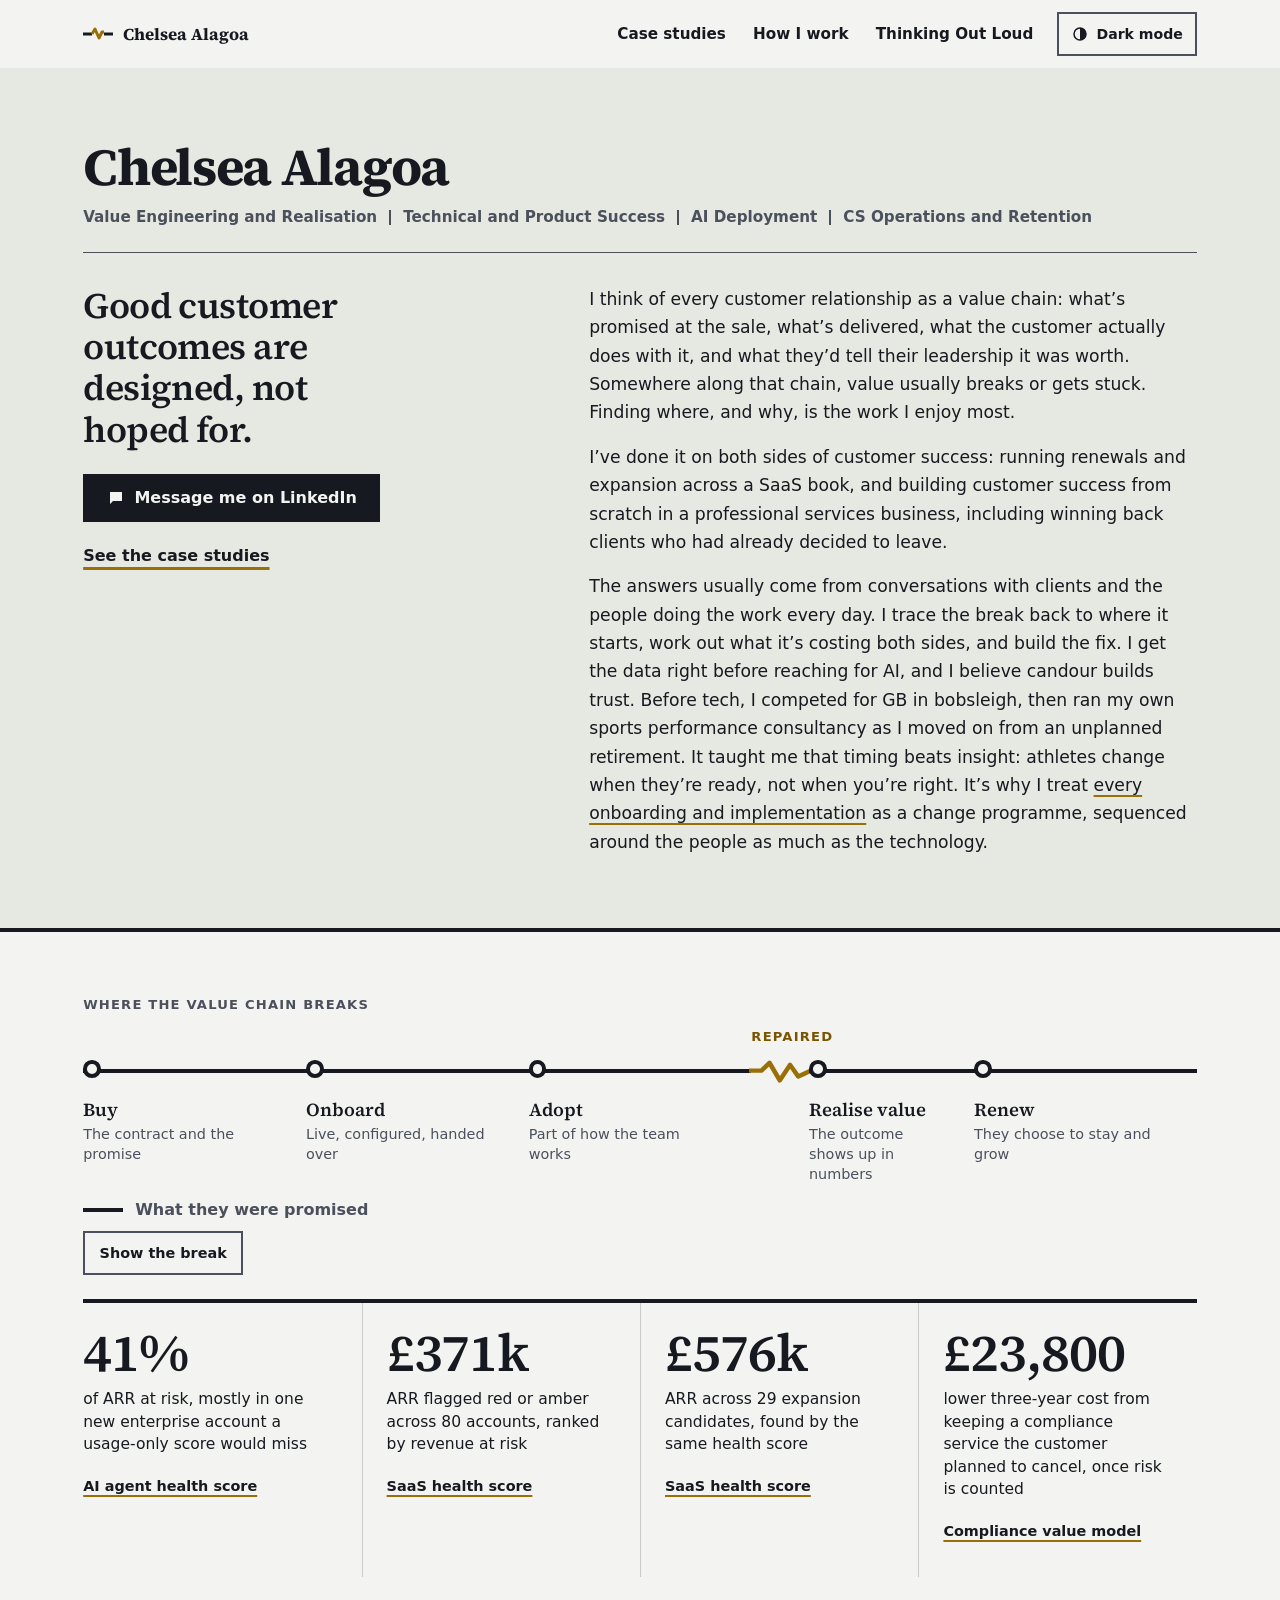
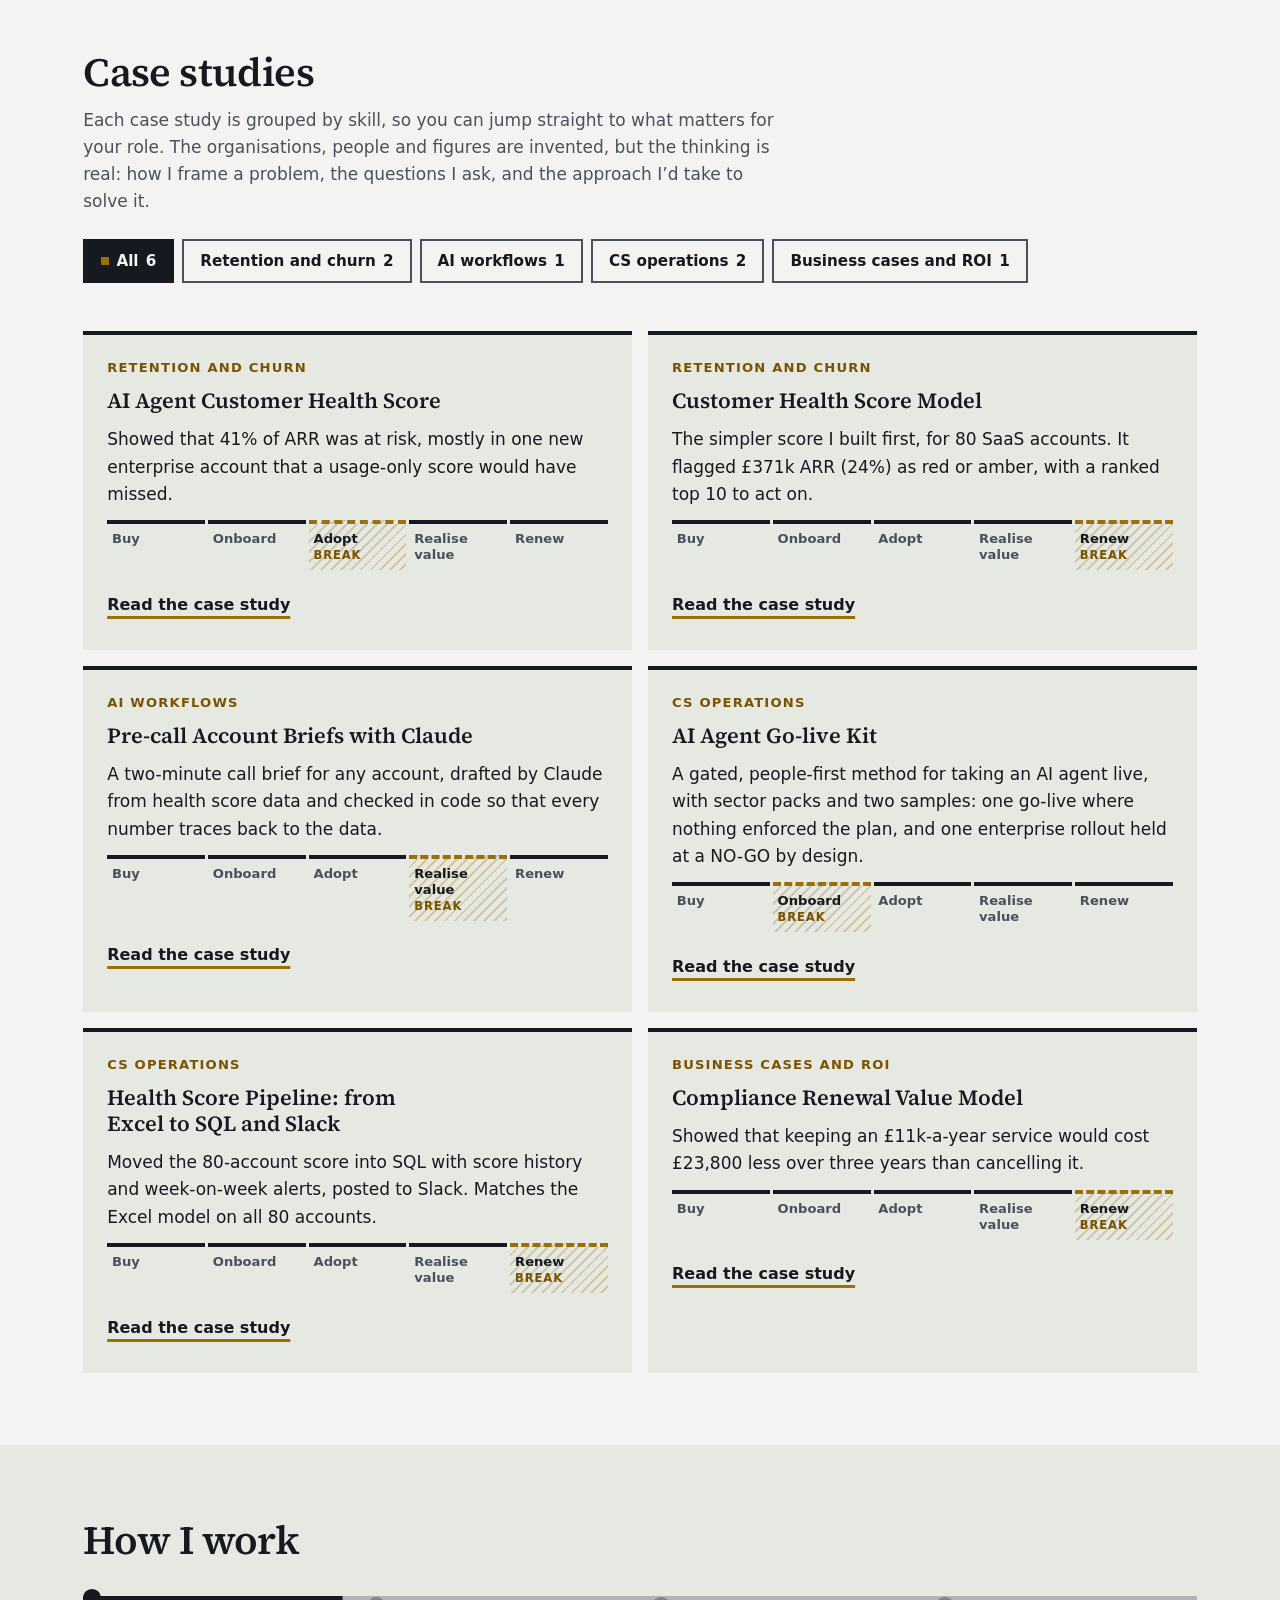
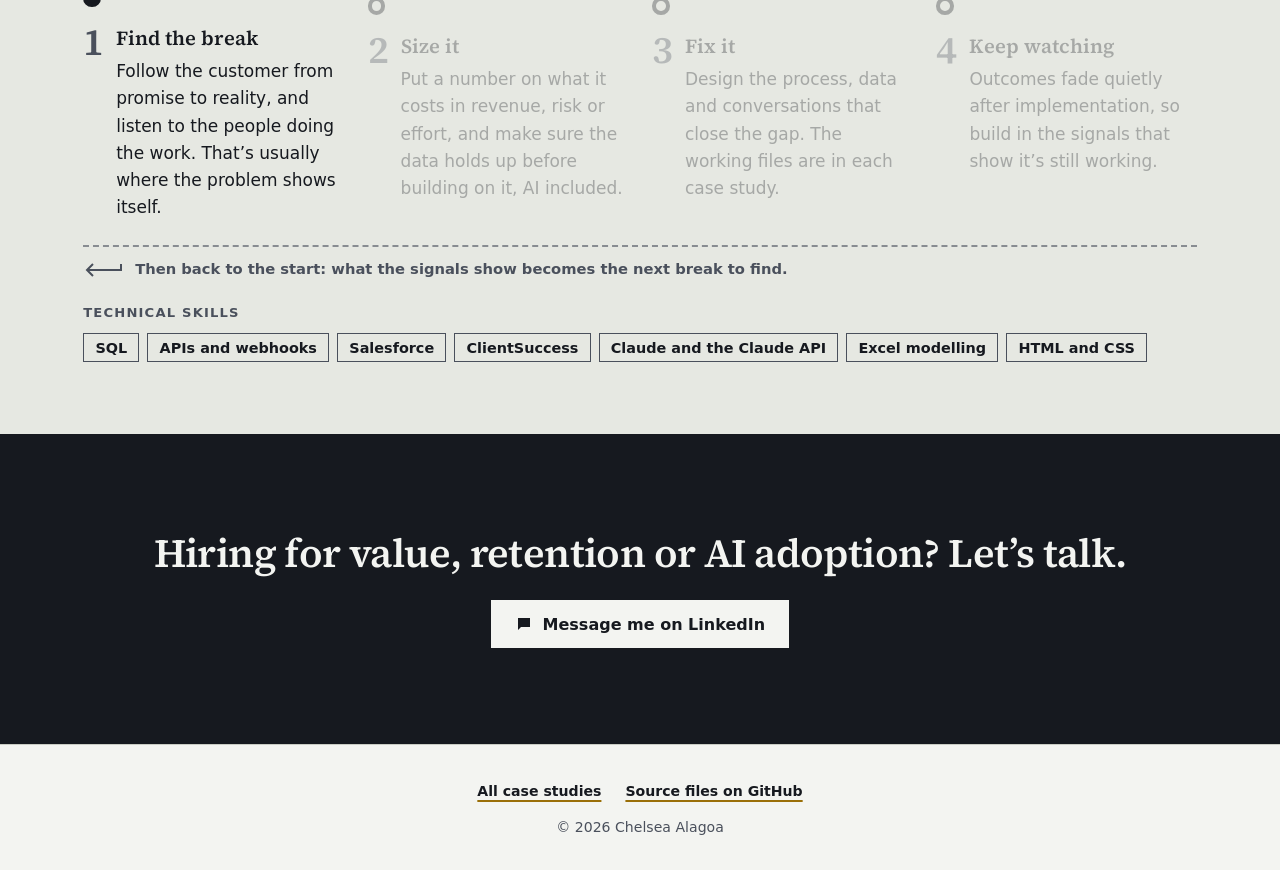
<file: index.html>
<!doctype html>
<html lang="en-GB">
<head>
<meta charset="utf-8">
<meta name="viewport" content="width=device-width, initial-scale=1">
<title>Chelsea Alagoa | Value Realisation, Customer Success and AI Deployment</title>
<meta name="description" content="I help customers get the value they were promised: by finding where it breaks, fixing the system behind it, and proving it along the way.">
<link rel="canonical" href="https://blkren.github.io/">
<meta property="og:type" content="website">
<meta property="og:site_name" content="Chelsea Alagoa">
<meta property="og:locale" content="en_GB">
<meta property="og:url" content="https://blkren.github.io/">
<meta property="og:title" content="Chelsea Alagoa | Value Realisation, Customer Success and AI Deployment">
<meta property="og:description" content="I help customers get the value they were promised: by finding where it breaks, fixing the system behind it, and proving it along the way.">
<meta property="og:image" content="https://blkren.github.io/assets/img/og-chain.png">
<meta property="og:image:width" content="1200">
<meta property="og:image:height" content="630">
<meta property="og:image:alt" content="Chelsea Alagoa. A value chain line with a gold seam repairing the break.">
<meta name="twitter:card" content="summary_large_image">
<meta name="color-scheme" content="light dark">
<link rel="icon" href="assets/img/favicon.svg" type="image/svg+xml">
<link rel="preload" href="assets/fonts/source-serif-4-latin-wght.woff2" as="font" type="font/woff2" crossorigin>
<link rel="stylesheet" href="assets/css/site.css?v=20261120c">
<script>document.documentElement.classList.add('js');try{var t=localStorage.getItem('theme');if(t==='dark'||t==='light')document.documentElement.setAttribute('data-theme',t)}catch(e){}</script>
<script src="assets/js/site.js?v=20261120c" defer></script>
</head>
<body id="top">
<a class="skip" href="#main">Skip to main content</a>
<header class="site-header">
  <div class="shell site-header__inner">
    <a class="brand" href="./"><svg viewBox="0 0 30 14" aria-hidden="true" focusable="false"><path d="M0 7h9" stroke="currentColor" stroke-width="3"/><path d="M9 7l3-5 4 9 3-6h2" fill="none" stroke="var(--seam)" stroke-width="3" stroke-linejoin="round"/><path d="M21 7h9" stroke="currentColor" stroke-width="3"/></svg>Chelsea Alagoa</a>
    <button class="theme-toggle" type="button" data-theme-toggle aria-pressed="false" hidden><svg viewBox="0 0 24 24" aria-hidden="true" focusable="false"><circle cx="12" cy="12" r="8" fill="none" stroke="currentColor" stroke-width="2"/><path d="M12 4a8 8 0 0 1 0 16z" fill="currentColor"/></svg><span class="theme-toggle__text">Dark mode</span></button>
    <nav class="site-nav" aria-label="Main">
      <ul>
        <li><a href="#case-studies">Case studies</a></li>
        <li><a href="#how">How I work</a></li>
        <li><a href="thinking-out-loud/">Thinking Out Loud</a></li>
      </ul>
    </nav>
  </div>
</header>
<main id="main">
  <div class="hero-band">
  <section class="shell hero" aria-labelledby="name">
    <div class="hero__id">
      <h1 id="name">Chelsea Alagoa</h1>
      <ul class="disciplines" aria-label="Areas of focus"><li>Value Engineering and Realisation</li><li>Technical and Product Success</li><li>AI Deployment</li><li>CS Operations and Retention</li></ul>
    </div>
    <div class="hero__grid">
      <div class="hero__lead">
        <p class="thesis">Good customer outcomes are designed, not hoped for.</p>
        <div class="actions">
          <a class="button" href="https://www.linkedin.com/in/chelseaalagoa/"><svg viewBox="0 0 24 24" aria-hidden="true" focusable="false"><path fill="currentColor" d="M4 4h16v12H8l-4 4z"/></svg>Message me on LinkedIn<span class="visually-hidden"> (opens LinkedIn)</span></a>
          <a class="textlink" href="#case-studies">See the case studies</a>
        </div>
      </div>
      <div class="hero__body">
        <p class="hero__short">I find where customer value breaks, put a number on what it’s costing both sides, and build the fix. I’ve done it across a SaaS book and by building customer success from scratch in a professional services business, including winning back clients who had already decided to leave.</p>
        <p>I think of every customer relationship as a value chain: what’s promised at the sale, what’s delivered, what the customer actually does with it, and what they’d tell their leadership it was worth. Somewhere along that chain, value usually breaks or gets stuck. Finding where, and why, is the work I enjoy most.</p>
        <p>I’ve done it on both sides of customer success: running renewals and expansion across a SaaS book, and building customer success from scratch in a professional services business, including winning back clients who had already decided to leave.</p>
        <p>The answers usually come from conversations with clients and the people doing the work every day. I trace the break back to where it starts, work out what it’s costing both sides, and build the fix. I get the data right before reaching for AI, and I believe candour builds trust. Before tech, I competed for GB in bobsleigh, then ran my own sports performance consultancy as I moved on from an unplanned retirement. It taught me that timing beats insight: athletes change when they’re ready, not when you’re right. It’s why I treat <a href="cs-operations/golive-copilot/">every onboarding and implementation</a> as a change programme, sequenced around the people as much as the technology.</p>
      </div>
    </div>
  </section>
  </div>

  <section class="shell chain-band" aria-labelledby="chain-title">
    <h2 id="chain-title" class="label">Where the value chain breaks</h2>
    <figure class="vc" data-state="broken" data-vc aria-labelledby="vc-caption">
        <ol class="vc__stages">
          <li class="vc__stage"><span class="vc__node" aria-hidden="true"></span><span class="vc__name">Buy</span><span class="vc__note">The contract and the promise</span></li>
          <li class="vc__stage"><span class="vc__node" aria-hidden="true"></span><span class="vc__name">Onboard</span><span class="vc__note">Live, configured, handed over</span></li>
          <li class="vc__stage"><span class="vc__node" aria-hidden="true"></span><span class="vc__name">Adopt</span><span class="vc__note">Part of how the team works</span></li>
          <li class="vc__stage is-after is-break">
            <svg class="vc__seam" viewBox="0 0 60 28" preserveAspectRatio="none" aria-hidden="true" focusable="false"><path pathLength="1" d="M0 11 L12 11 L20 3 L30 21 L40 5 L48 17 L60 11"/></svg>
            <span class="vc__tag" aria-hidden="true"><span class="when-broken">Break</span><span class="when-mended">Repaired</span></span>
            <span class="vc__node" aria-hidden="true"></span><span class="vc__name">Realise value</span><span class="vc__note">The outcome shows up in numbers</span></li>
          <li class="vc__stage is-after"><span class="vc__node" aria-hidden="true"></span><span class="vc__name">Renew</span><span class="vc__note">They choose to stay and grow</span></li>
        </ol>
        <figcaption class="vc__outcome" id="vc-caption">What they were promised<span class="visually-hidden">: the customer value chain, in five stages. It often breaks between adopt and realise value. My work finds that break, puts a number on it and repairs it.</span></figcaption>
      </figure>
    <div class="vc__controls">
      <button class="vc__replay" type="button" data-vc-replay hidden>Show the break</button>
      <p class="status" aria-live="polite" data-vc-status></p>
    </div>
  </section>

  <div class="shell">
    <ul class="figures" aria-label="Headline results">
        <li class="figure"><p class="figure__n"><span aria-hidden="true" data-count="41" data-prefix="" data-suffix="%">41%</span><span class="visually-hidden">41%</span></p><p class="figure__t">of ARR at risk, mostly in one new enterprise account a usage-only score would miss</p><a href="retention-and-churn/ai-agent-health-score/">AI agent health score<span class="visually-hidden"> case study</span></a></li>
        <li class="figure"><p class="figure__n"><span aria-hidden="true" data-count="371" data-prefix="£" data-suffix="k">£371k</span><span class="visually-hidden">£371k</span></p><p class="figure__t">ARR flagged red or amber across 80 accounts, ranked by revenue at risk</p><a href="retention-and-churn/health-score-model/">SaaS health score<span class="visually-hidden"> case study</span></a></li>
        <li class="figure"><p class="figure__n"><span aria-hidden="true" data-count="576" data-prefix="£" data-suffix="k">£576k</span><span class="visually-hidden">£576k</span></p><p class="figure__t">ARR across 29 expansion candidates, found by the same health score</p><a href="retention-and-churn/health-score-model/">SaaS health score<span class="visually-hidden"> case study</span></a></li>
        <li class="figure"><p class="figure__n"><span aria-hidden="true" data-count="23800" data-prefix="£" data-suffix="">£23,800</span><span class="visually-hidden">£23,800</span></p><p class="figure__t">lower three-year cost from keeping a compliance service the customer planned to cancel, once risk is counted</p><a href="business-cases-and-roi/compliance-value-model/">Compliance value model<span class="visually-hidden"> case study</span></a></li>
    </ul>
  </div>

  <section class="shell section" id="case-studies" aria-labelledby="cases-title">
    <div class="section__head">
      <h2 id="cases-title">Case studies</h2>
      <p>Each case study is grouped by skill, so you can jump straight to what matters for your role. The organisations, people and figures are invented, but the thinking is real: how I frame a problem, the questions I ask, and the approach I’d take to solve it.</p>
    </div>
    <div class="chips" role="group" aria-label="Filter case studies by skill" data-filter hidden>
        <button class="chip" type="button" data-skill="all" data-name="All" aria-pressed="true">All <span>6</span></button>
        <button class="chip" type="button" data-skill="retention" data-name="Retention and churn" aria-pressed="false">Retention and churn <span>2</span></button>
        <button class="chip" type="button" data-skill="ai" data-name="AI workflows" aria-pressed="false">AI workflows <span>1</span></button>
        <button class="chip" type="button" data-skill="ops" data-name="CS operations" aria-pressed="false">CS operations <span>2</span></button>
        <button class="chip" type="button" data-skill="roi" data-name="Business cases and ROI" aria-pressed="false">Business cases and ROI <span>1</span></button>
    </div>
    <p class="status" aria-live="polite" data-filter-status></p>
    <ul class="cards">
        <li class="card" data-skill-card="retention">
          <p class="label">Retention and churn</p>
          <h3>AI Agent Customer Health Score</h3>
          <p>Showed that 41% of ARR was at risk, mostly in one new enterprise account that a usage-only score would have missed.</p>
          <ol class="stages" aria-label="Value chain stages, with the break marked"><li>Buy</li><li>Onboard</li><li class="is-break">Adopt<span class="visually-hidden"> (where it broke)</span></li><li>Realise value</li><li>Renew</li></ol>
          <a class="textlink" href="retention-and-churn/ai-agent-health-score/"><span class="card__cta">Read the case study</span><span class="visually-hidden">: AI Agent Customer Health Score</span></a>
        </li>
        <li class="card" data-skill-card="retention">
          <p class="label">Retention and churn</p>
          <h3>Customer Health Score Model</h3>
          <p>The simpler score I built first, for 80 SaaS accounts. It flagged £371k ARR (24%) as red or amber, with a ranked top 10 to act on.</p>
          <ol class="stages" aria-label="Value chain stages, with the break marked"><li>Buy</li><li>Onboard</li><li>Adopt</li><li>Realise value</li><li class="is-break">Renew<span class="visually-hidden"> (where it broke)</span></li></ol>
          <a class="textlink" href="retention-and-churn/health-score-model/"><span class="card__cta">Read the case study</span><span class="visually-hidden">: Customer Health Score Model</span></a>
        </li>
        <li class="card" data-skill-card="ai">
          <p class="label">AI workflows</p>
          <h3>Pre-call Account Briefs with Claude</h3>
          <p>A two-minute call brief for any account, drafted by Claude from health score data and checked in code so that every number traces back to the data.</p>
          <ol class="stages" aria-label="Value chain stages, with the break marked"><li>Buy</li><li>Onboard</li><li>Adopt</li><li class="is-break">Realise value<span class="visually-hidden"> (where it broke)</span></li><li>Renew</li></ol>
          <a class="textlink" href="ai-workflows/account-brief-generator/"><span class="card__cta">Read the case study</span><span class="visually-hidden">: Pre-call Account Briefs with Claude</span></a>
        </li>
        <li class="card" data-skill-card="ops">
          <p class="label">CS operations</p>
          <h3>AI Agent Go-live Kit</h3>
          <p>A gated, people-first method for taking an AI agent live, with sector packs and two samples: one go-live where nothing enforced the plan, and one enterprise rollout held at a NO-GO by design.</p>
          <ol class="stages" aria-label="Value chain stages, with the break marked"><li>Buy</li><li class="is-break">Onboard<span class="visually-hidden"> (where it broke)</span></li><li>Adopt</li><li>Realise value</li><li>Renew</li></ol>
          <a class="textlink" href="cs-operations/golive-copilot/"><span class="card__cta">Read the case study</span><span class="visually-hidden">: AI Agent Go-live Kit</span></a>
        </li>
        <li class="card" data-skill-card="ops">
          <p class="label">CS operations</p>
          <h3>Health Score Pipeline: from Excel to SQL and Slack</h3>
          <p>Moved the 80-account score into SQL with score history and week-on-week alerts, posted to Slack. Matches the Excel model on all 80 accounts.</p>
          <ol class="stages" aria-label="Value chain stages, with the break marked"><li>Buy</li><li>Onboard</li><li>Adopt</li><li>Realise value</li><li class="is-break">Renew<span class="visually-hidden"> (where it broke)</span></li></ol>
          <a class="textlink" href="cs-operations/health-score-pipeline/"><span class="card__cta">Read the case study</span><span class="visually-hidden">: Health Score Pipeline: from Excel to SQL and Slack</span></a>
        </li>
        <li class="card" data-skill-card="roi">
          <p class="label">Business cases and ROI</p>
          <h3>Compliance Renewal Value Model</h3>
          <p>Showed that keeping an £11k-a-year service would cost £23,800 less over three years than cancelling it.</p>
          <ol class="stages" aria-label="Value chain stages, with the break marked"><li>Buy</li><li>Onboard</li><li>Adopt</li><li>Realise value</li><li class="is-break">Renew<span class="visually-hidden"> (where it broke)</span></li></ol>
          <a class="textlink" href="business-cases-and-roi/compliance-value-model/"><span class="card__cta">Read the case study</span><span class="visually-hidden">: Compliance Renewal Value Model</span></a>
        </li>
    </ul>
  </section>

  <div class="section--panel">
  <section class="shell section" id="how" aria-labelledby="how-title">
    <div class="section__head">
      <h2 id="how-title">How I work</h2>
    </div>
    <ol class="workflow" data-flow>
      <li><span class="workflow__n" aria-hidden="true">1</span><div class="workflow__body"><h3>Find the break</h3><p>Follow the customer from promise to reality, and listen to the people doing the work. That’s usually where the problem shows itself.</p></div></li>
      <li><span class="workflow__n" aria-hidden="true">2</span><div class="workflow__body"><h3>Size it</h3><p>Put a number on what it costs in revenue, risk or effort, and make sure the data holds up before building on it, AI included.</p></div></li>
      <li><span class="workflow__n" aria-hidden="true">3</span><div class="workflow__body"><h3>Fix it</h3><p>Design the process, data and conversations that close the gap. The working files are in each case study.</p></div></li>
      <li><span class="workflow__n" aria-hidden="true">4</span><div class="workflow__body"><h3>Keep watching</h3><p>Outcomes fade quietly after implementation, so build in the signals that show it’s still working.</p></div></li>
    </ol>
    <p class="workflow-loop"><svg viewBox="0 0 40 16" aria-hidden="true" focusable="false"><path d="M38 2v6H4M10 2 4 8l6 6" fill="none" stroke="currentColor" stroke-width="2"/></svg>Then back to the start: what the signals show becomes the next break to find.</p>
    <div class="skills">
      <h3 class="label">Technical skills</h3>
      <ul>
        <li>SQL</li><li>APIs and webhooks</li><li>Salesforce</li><li>ClientSuccess</li><li>Claude and the Claude API</li><li>Excel modelling</li><li>HTML and CSS</li>
      </ul>
    </div>
  </section>
  </div>

  <section class="cta" aria-labelledby="cta-title">
    <div class="shell">
      <div class="cta__text">
        <h2 id="cta-title">Hiring for value, retention or AI adoption? Let’s talk.</h2>
      </div>
      <a class="button" href="https://www.linkedin.com/in/chelseaalagoa/"><svg viewBox="0 0 24 24" aria-hidden="true" focusable="false"><path fill="currentColor" d="M4 4h16v12H8l-4 4z"/></svg>Message me on LinkedIn<span class="visually-hidden"> (opens LinkedIn)</span></a>
    </div>
  </section>
</main>
<footer class="site-footer">
  <div class="shell site-footer__inner">
    <ul>
      <li><a href="#case-studies">All case studies</a></li>
      <li><a href="https://github.com/blkren/blkren.github.io">Source files on GitHub</a></li>
    </ul>
    <p class="site-footer__copy">&copy; 2026 Chelsea Alagoa</p>
  </div>
</footer>
<a class="to-top" href="#top" data-to-top><svg viewBox="0 0 24 24" aria-hidden="true" focusable="false"><path d="M12 19V5M5 12l7-7 7 7" fill="none" stroke="currentColor" stroke-width="2.5" stroke-linecap="square"/></svg><span class="visually-hidden">Back to top</span></a>
</body>
</html>
</file>
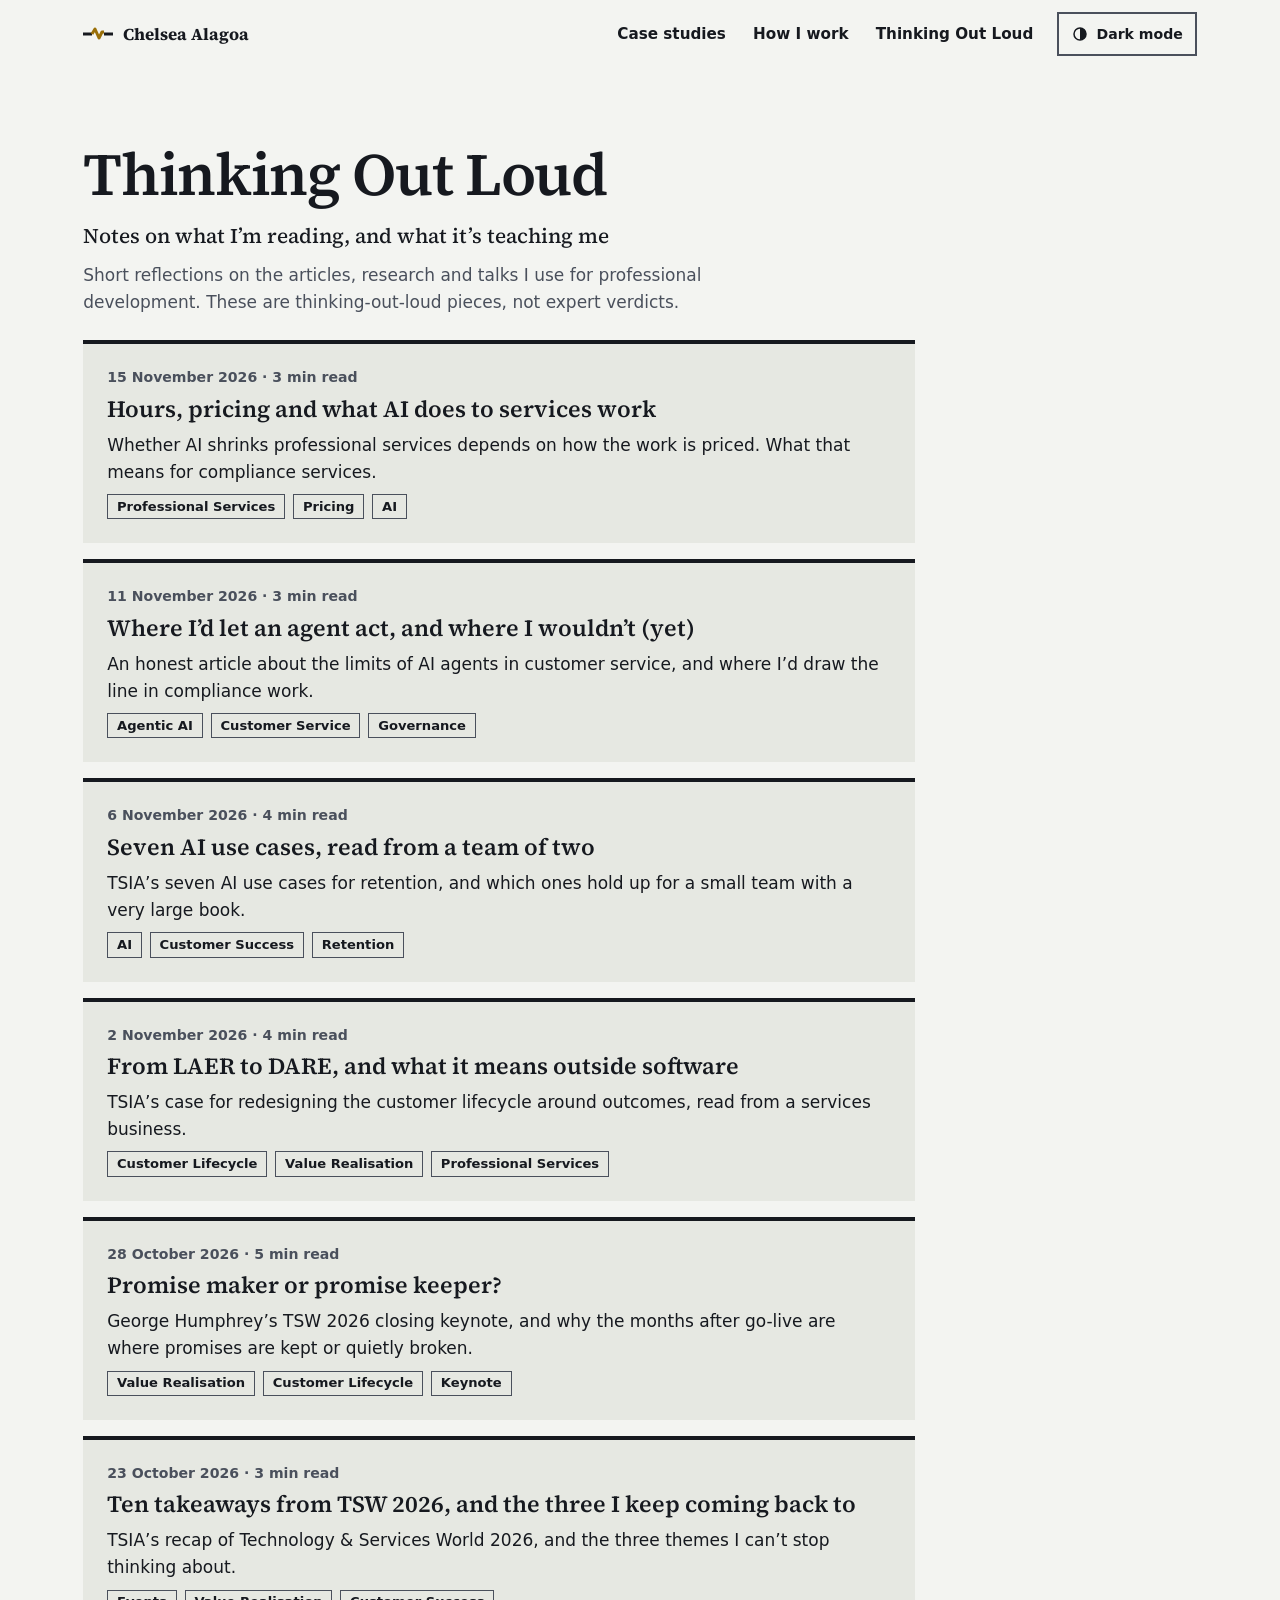
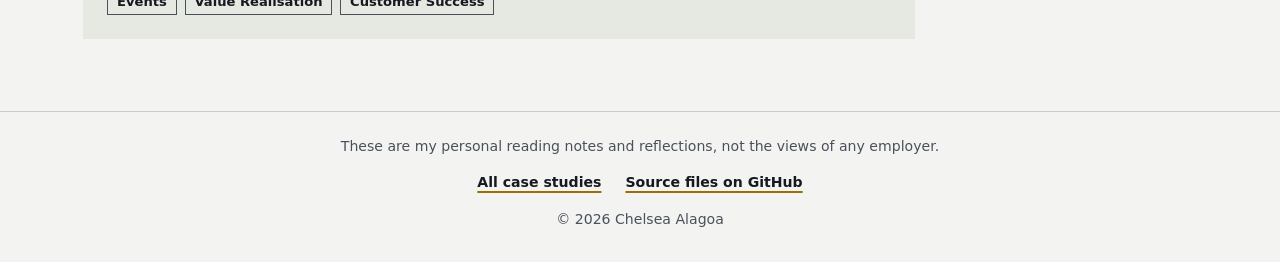
<file: thinking-out-loud/index.html>
<!doctype html>
<html lang="en-GB">
<head>
<meta charset="utf-8">
<meta name="viewport" content="width=device-width, initial-scale=1">
<title>Thinking Out Loud | Chelsea Alagoa</title>
<meta name="description" content="Notes on what I'm reading, and what it's teaching me. Reading notes by Chelsea Alagoa.">
<link rel="canonical" href="https://blkren.github.io/thinking-out-loud/">
<meta property="og:type" content="website">
<meta property="og:site_name" content="Chelsea Alagoa">
<meta property="og:locale" content="en_GB">
<meta property="og:url" content="https://blkren.github.io/thinking-out-loud/">
<meta property="og:title" content="Thinking Out Loud | Chelsea Alagoa">
<meta property="og:description" content="Notes on what I'm reading, and what it's teaching me. Reading notes by Chelsea Alagoa.">
<meta property="og:image" content="https://blkren.github.io/assets/img/og-chain.png">
<meta property="og:image:width" content="1200">
<meta property="og:image:height" content="630">
<meta property="og:image:alt" content="Chelsea Alagoa. A value chain line with a gold seam repairing the break.">
<meta name="twitter:card" content="summary_large_image">
<meta name="color-scheme" content="light dark">
<link rel="icon" href="../assets/img/favicon.svg" type="image/svg+xml">
<link rel="preload" href="../assets/fonts/source-serif-4-latin-wght.woff2" as="font" type="font/woff2" crossorigin>
<link rel="stylesheet" href="../assets/css/site.css?v=20261120c">
<script>document.documentElement.classList.add('js');try{var t=localStorage.getItem('theme');if(t==='dark'||t==='light')document.documentElement.setAttribute('data-theme',t)}catch(e){}</script>
<script src="../assets/js/site.js?v=20261120c" defer></script>
</head>
<body id="top">
<a class="skip" href="#main">Skip to main content</a>
<header class="site-header">
  <div class="shell site-header__inner">
    <a class="brand" href="../"><svg viewBox="0 0 30 14" aria-hidden="true" focusable="false"><path d="M0 7h9" stroke="currentColor" stroke-width="3"/><path d="M9 7l3-5 4 9 3-6h2" fill="none" stroke="var(--seam)" stroke-width="3" stroke-linejoin="round"/><path d="M21 7h9" stroke="currentColor" stroke-width="3"/></svg>Chelsea Alagoa</a>
    <button class="theme-toggle" type="button" data-theme-toggle aria-pressed="false" hidden><svg viewBox="0 0 24 24" aria-hidden="true" focusable="false"><circle cx="12" cy="12" r="8" fill="none" stroke="currentColor" stroke-width="2"/><path d="M12 4a8 8 0 0 1 0 16z" fill="currentColor"/></svg><span class="theme-toggle__text">Dark mode</span></button>
    <nav class="site-nav" aria-label="Main">
      <ul>
        <li><a href="../#case-studies">Case studies</a></li>
        <li><a href="../#how">How I work</a></li>
        <li><a href="../thinking-out-loud/">Thinking Out Loud</a></li>
      </ul>
    </nav>
  </div>
</header>
<main id="main">
  <section class="shell section blog-index" aria-labelledby="blog-title">
    <div class="section__head">
      <h1 id="blog-title">Thinking Out Loud</h1>
      <p class="blog-sub">Notes on what I’m reading, and what it’s teaching me</p>
      <p>Short reflections on the articles, research and talks I use for professional development. These are thinking-out-loud pieces, not expert verdicts.</p>
    </div>
    <ol class="posts" reversed>
      <li class="post-card">
        <p class="post-meta"><time datetime="2026-11-15">15 November 2026</time><span aria-hidden="true"> · </span>3 min read</p>
        <h2><a href="hours-pricing-and-services-work/">Hours, pricing and what AI does to services work</a></h2>
        <p>Whether AI shrinks professional services depends on how the work is priced. What that means for compliance services.</p>
        <ul class="tags" aria-label="Tags"><li>Professional Services</li><li>Pricing</li><li>AI</li></ul>
      </li>
      <li class="post-card">
        <p class="post-meta"><time datetime="2026-11-11">11 November 2026</time><span aria-hidden="true"> · </span>3 min read</p>
        <h2><a href="where-id-let-an-agent-act/">Where I’d let an agent act, and where I wouldn’t (yet)</a></h2>
        <p>An honest article about the limits of AI agents in customer service, and where I’d draw the line in compliance work.</p>
        <ul class="tags" aria-label="Tags"><li>Agentic AI</li><li>Customer Service</li><li>Governance</li></ul>
      </li>
      <li class="post-card">
        <p class="post-meta"><time datetime="2026-11-06">6 November 2026</time><span aria-hidden="true"> · </span>4 min read</p>
        <h2><a href="seven-ai-use-cases-read-from-a-team-of-two/">Seven AI use cases, read from a team of two</a></h2>
        <p>TSIA’s seven AI use cases for retention, and which ones hold up for a small team with a very large book.</p>
        <ul class="tags" aria-label="Tags"><li>AI</li><li>Customer Success</li><li>Retention</li></ul>
      </li>
      <li class="post-card">
        <p class="post-meta"><time datetime="2026-11-02">2 November 2026</time><span aria-hidden="true"> · </span>4 min read</p>
        <h2><a href="from-laer-to-dare-outside-software/">From LAER to DARE, and what it means outside software</a></h2>
        <p>TSIA’s case for redesigning the customer lifecycle around outcomes, read from a services business.</p>
        <ul class="tags" aria-label="Tags"><li>Customer Lifecycle</li><li>Value Realisation</li><li>Professional Services</li></ul>
      </li>
      <li class="post-card">
        <p class="post-meta"><time datetime="2026-10-28">28 October 2026</time><span aria-hidden="true"> · </span>5 min read</p>
        <h2><a href="promise-maker-or-promise-keeper/">Promise maker or promise keeper?</a></h2>
        <p>George Humphrey’s TSW 2026 closing keynote, and why the months after go-live are where promises are kept or quietly broken.</p>
        <ul class="tags" aria-label="Tags"><li>Value Realisation</li><li>Customer Lifecycle</li><li>Keynote</li></ul>
      </li>
      <li class="post-card">
        <p class="post-meta"><time datetime="2026-10-23">23 October 2026</time><span aria-hidden="true"> · </span>3 min read</p>
        <h2><a href="ten-takeaways-from-tsw-2026/">Ten takeaways from TSW 2026, and the three I keep coming back to</a></h2>
        <p>TSIA’s recap of Technology & Services World 2026, and the three themes I can’t stop thinking about.</p>
        <ul class="tags" aria-label="Tags"><li>Events</li><li>Value Realisation</li><li>Customer Success</li></ul>
      </li>
    </ol>
  </section>
</main>
<footer class="site-footer">
  <div class="shell site-footer__inner">
    <p class="site-footer__note">These are my personal reading notes and reflections, not the views of any employer.</p>
    <ul>
      <li><a href="../#case-studies">All case studies</a></li>
      <li><a href="https://github.com/blkren/blkren.github.io">Source files on GitHub</a></li>
    </ul>
    <p class="site-footer__copy">&copy; 2026 Chelsea Alagoa</p>
  </div>
</footer>
<a class="to-top" href="#top" data-to-top><svg viewBox="0 0 24 24" aria-hidden="true" focusable="false"><path d="M12 19V5M5 12l7-7 7 7" fill="none" stroke="currentColor" stroke-width="2.5" stroke-linecap="square"/></svg><span class="visually-hidden">Back to top</span></a>
</body>
</html>
</file>
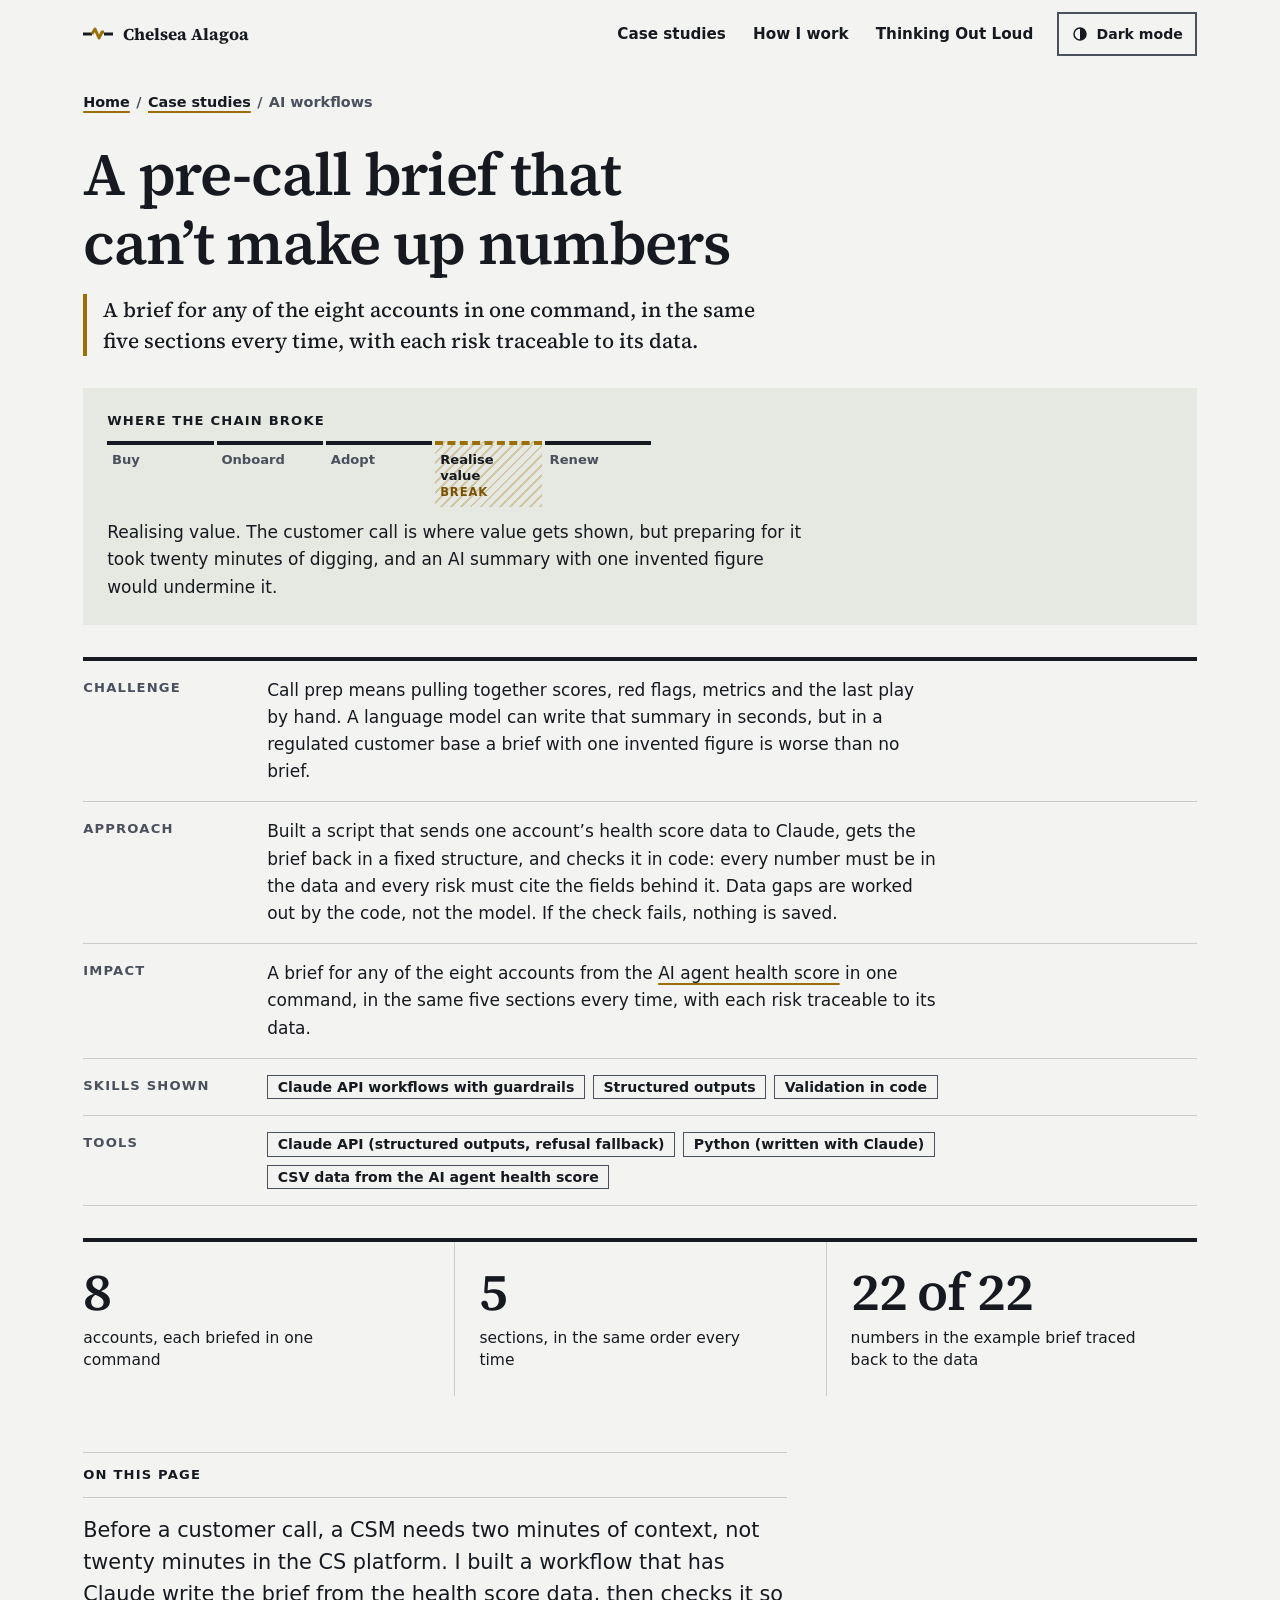
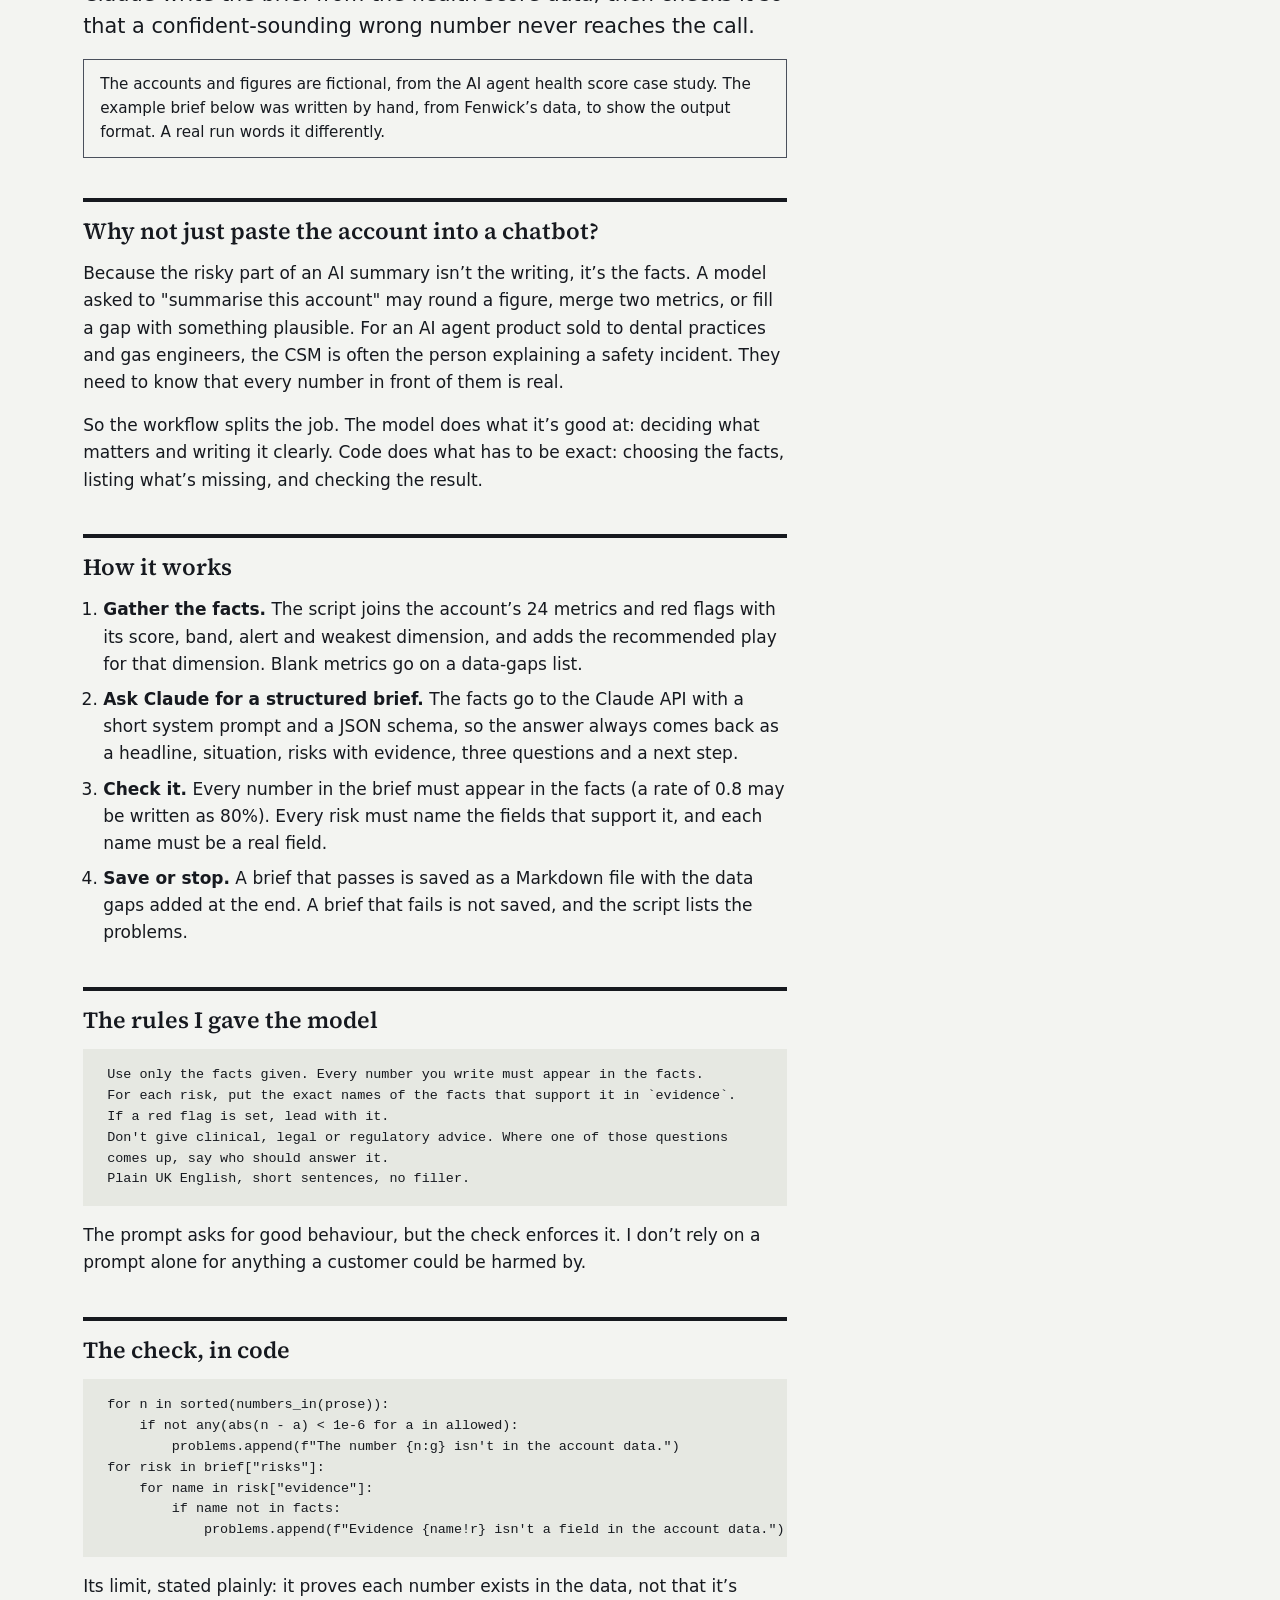
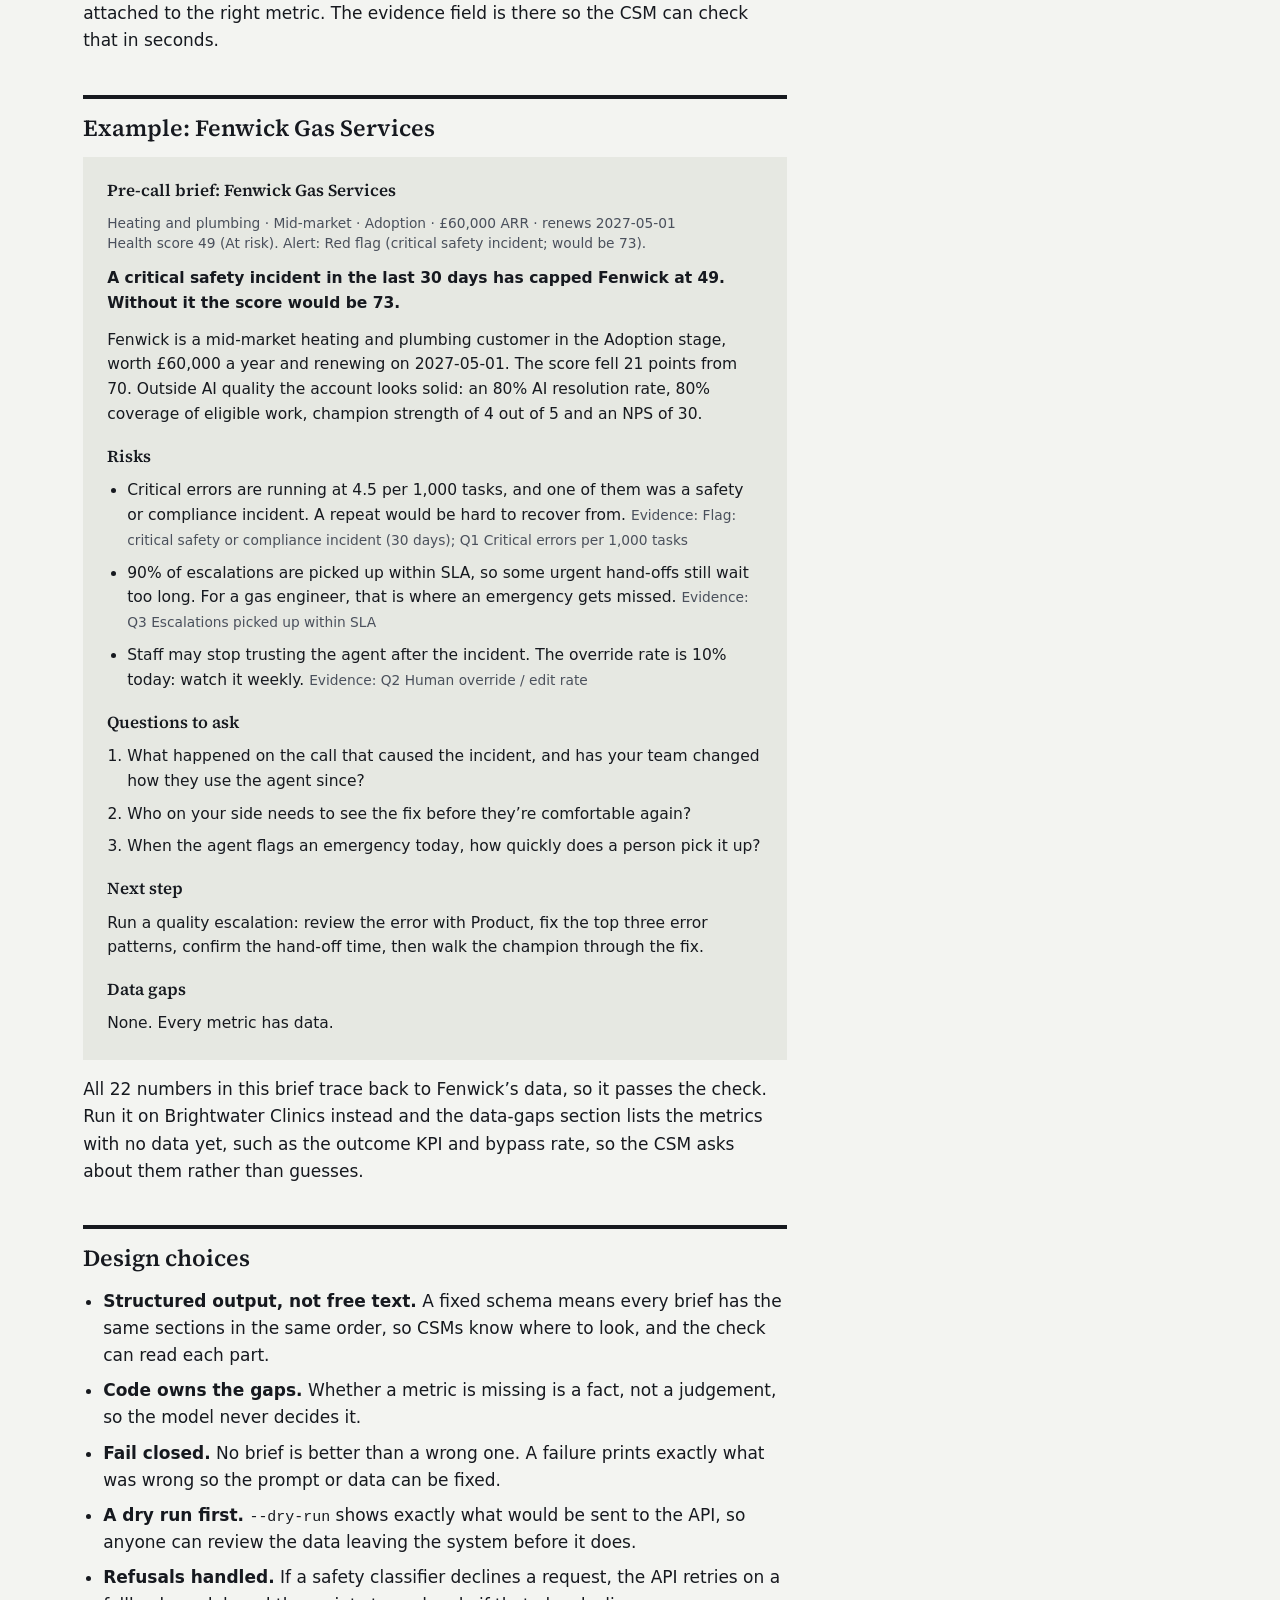
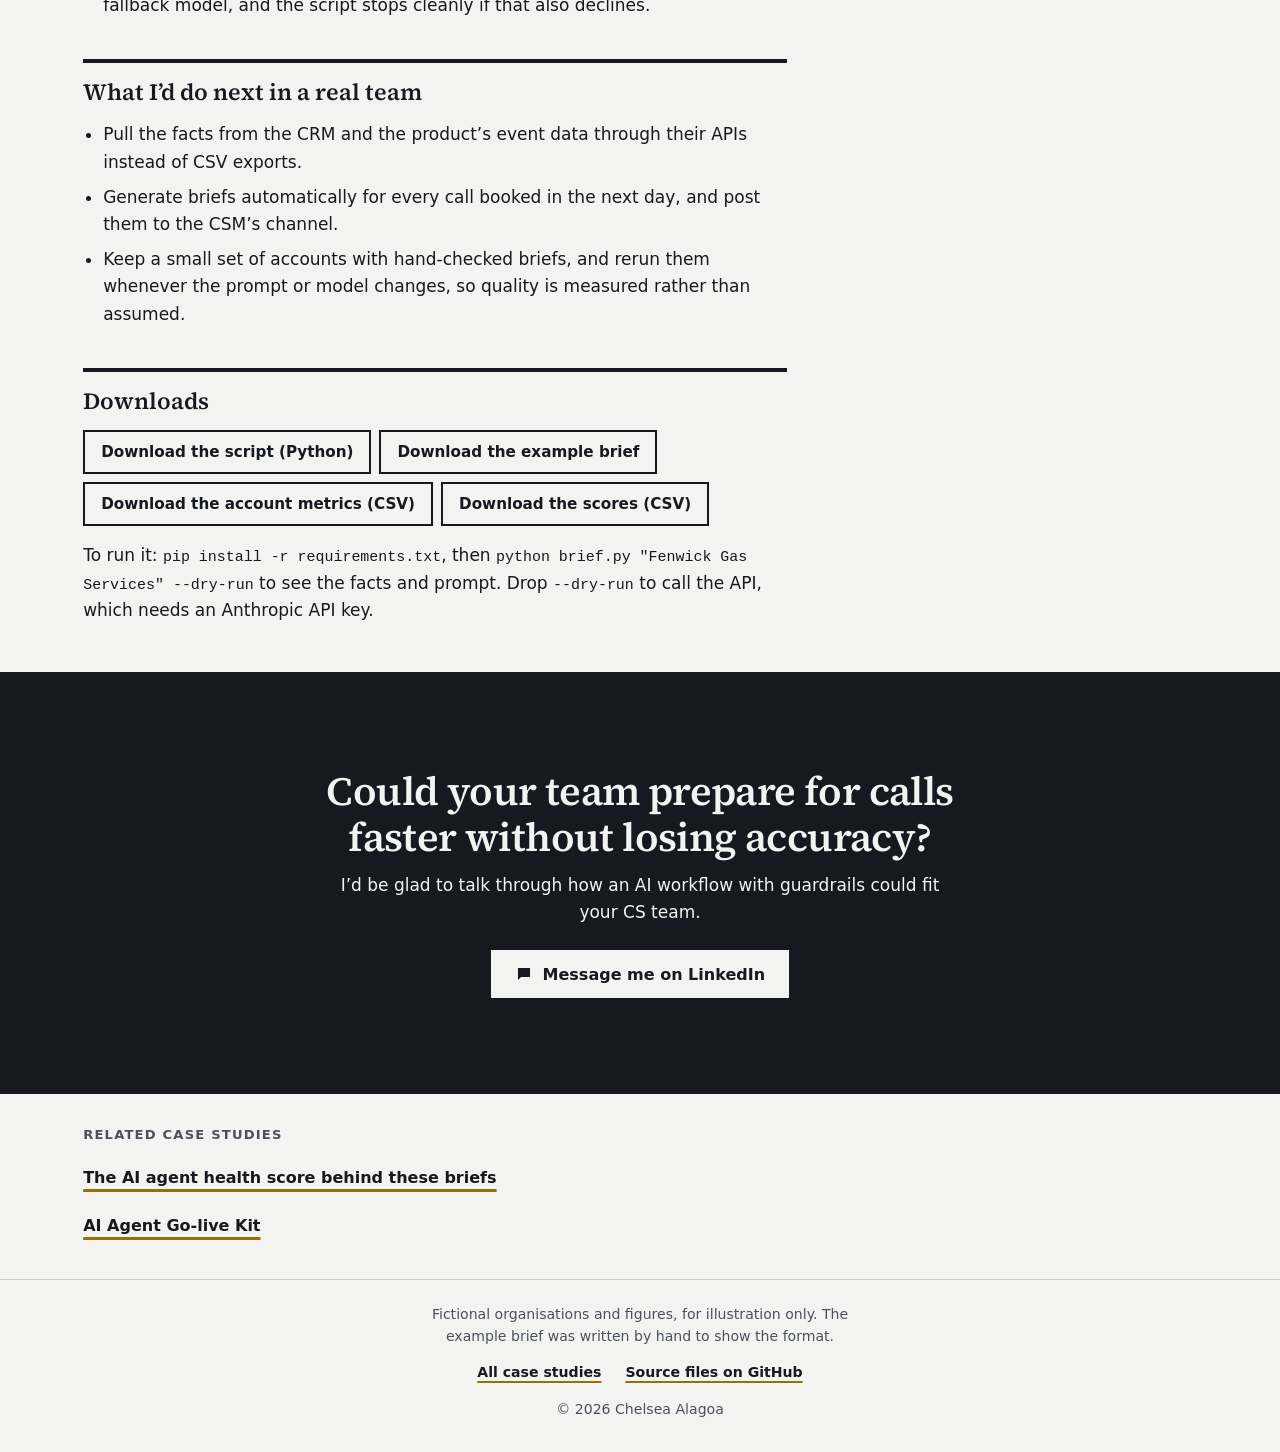
<file: ai-workflows/account-brief-generator/index.html>
<!doctype html>
<html lang="en-GB">
<head>
<meta charset="utf-8">
<meta name="viewport" content="width=device-width, initial-scale=1">
<title>A pre-call brief that can't make up numbers | Chelsea Alagoa</title>
<meta name="description" content="A case study in AI workflows: a pre-call account brief drafted by Claude from health score data, with a check that blocks any number not in the data. Fictional accounts.">
<link rel="canonical" href="https://blkren.github.io/ai-workflows/account-brief-generator/">
<meta property="og:type" content="article">
<meta property="og:site_name" content="Chelsea Alagoa">
<meta property="og:locale" content="en_GB">
<meta property="og:url" content="https://blkren.github.io/ai-workflows/account-brief-generator/">
<meta property="og:title" content="A pre-call brief that can't make up numbers | Chelsea Alagoa">
<meta property="og:description" content="A case study in AI workflows: a pre-call account brief drafted by Claude from health score data, with a check that blocks any number not in the data. Fictional accounts.">
<meta property="og:image" content="https://blkren.github.io/assets/img/og-chain.png">
<meta property="og:image:width" content="1200">
<meta property="og:image:height" content="630">
<meta property="og:image:alt" content="Chelsea Alagoa. A value chain line with a gold seam repairing the break.">
<meta name="twitter:card" content="summary_large_image">
<meta name="color-scheme" content="light dark">
<link rel="icon" href="../../assets/img/favicon.svg" type="image/svg+xml">
<link rel="preload" href="../../assets/fonts/source-serif-4-latin-wght.woff2" as="font" type="font/woff2" crossorigin>
<link rel="stylesheet" href="../../assets/css/site.css?v=20261120c">
<script>document.documentElement.classList.add('js');try{var t=localStorage.getItem('theme');if(t==='dark'||t==='light')document.documentElement.setAttribute('data-theme',t)}catch(e){}</script>
<script src="../../assets/js/site.js?v=20261120c" defer></script>
</head>
<body id="top">
<div class="progress" aria-hidden="true"><i data-progress></i></div>
<a class="skip" href="#main">Skip to main content</a>
<header class="site-header">
  <div class="shell site-header__inner">
    <a class="brand" href="../../"><svg viewBox="0 0 30 14" aria-hidden="true" focusable="false"><path d="M0 7h9" stroke="currentColor" stroke-width="3"/><path d="M9 7l3-5 4 9 3-6h2" fill="none" stroke="var(--seam)" stroke-width="3" stroke-linejoin="round"/><path d="M21 7h9" stroke="currentColor" stroke-width="3"/></svg>Chelsea Alagoa</a>
    <button class="theme-toggle" type="button" data-theme-toggle aria-pressed="false" hidden><svg viewBox="0 0 24 24" aria-hidden="true" focusable="false"><circle cx="12" cy="12" r="8" fill="none" stroke="currentColor" stroke-width="2"/><path d="M12 4a8 8 0 0 1 0 16z" fill="currentColor"/></svg><span class="theme-toggle__text">Dark mode</span></button>
    <nav class="site-nav" aria-label="Main">
      <ul>
        <li><a href="../../#case-studies">Case studies</a></li>
        <li><a href="../../#how">How I work</a></li>
        <li><a href="../../thinking-out-loud/">Thinking Out Loud</a></li>
      </ul>
    </nav>
  </div>
</header>
<main id="main">
<article>
  <div class="shell cs-top">
    <nav class="crumbs" aria-label="Breadcrumb"><ol><li><a href="../../">Home</a></li><li><a href="../../#case-studies">Case studies</a></li><li>AI workflows</li></ol></nav>
    <h1>A pre-call brief that can’t make up numbers</h1>
    <p class="sowhat">A brief for any of the eight accounts in one command, in the same five sections every time, with each risk traceable to its data.</p>
  </div>
  <div class="shell">
    <section class="broke" aria-labelledby="broke-title">
      <h2 id="broke-title">Where the chain broke</h2>
      <ol class="stages" aria-label="Value chain stages, with the break marked"><li>Buy</li><li>Onboard</li><li>Adopt</li><li class="is-break">Realise value<span class="visually-hidden"> (where it broke)</span></li><li>Renew</li></ol>
      <p>Realising value. The customer call is where value gets shown, but preparing for it took twenty minutes of digging, and an AI summary with one invented figure would undermine it.</p>
    </section>
  </div>
  <div class="shell glance">
    <section aria-labelledby="glance-title">
      <h2 id="glance-title" class="visually-hidden">At a glance</h2>
      <dl class="sum">
        <div><dt>Challenge</dt><dd>Call prep means pulling together scores, red flags, metrics and the last play by hand. A language model can write that summary in seconds, but in a regulated customer base a brief with one invented figure is worse than no brief.</dd></div>
        <div><dt>Approach</dt><dd>Built a script that sends one account’s health score data to Claude, gets the brief back in a fixed structure, and checks it in code: every number must be in the data and every risk must cite the fields behind it. Data gaps are worked out by the code, not the model. If the check fails, nothing is saved.</dd></div>
        <div><dt>Impact</dt><dd>A brief for any of the eight accounts from the <a href="../../retention-and-churn/ai-agent-health-score/">AI agent health score</a> in one command, in the same five sections every time, with each risk traceable to its data.</dd></div>
        <div><dt>Skills shown</dt><dd><ul><li>Claude API workflows with guardrails</li><li>Structured outputs</li><li>Validation in code</li></ul></dd></div>
        <div><dt>Tools</dt><dd><ul><li>Claude API (structured outputs, refusal fallback)</li><li>Python (written with Claude)</li><li>CSV data from the AI agent health score</li></ul></dd></div>
      </dl>
    </section>
    <ul class="figures" aria-label="Key figures"><li class="figure"><p class="figure__n">8</p><p class="figure__t">accounts, each briefed in one command</p></li><li class="figure"><p class="figure__n">5</p><p class="figure__t">sections, in the same order every time</p></li><li class="figure"><p class="figure__n">22 of 22</p><p class="figure__t">numbers in the example brief traced back to the data</p></li></ul>
  </div>
  <div class="shell">
    <details class="toc"><summary>On this page</summary><ol><li><a href="#why-not-just-paste-the-account-into-a-chatbot">Why not just paste the account into a chatbot?</a></li><li><a href="#how-it-works">How it works</a></li><li><a href="#the-rules-i-gave-the-model">The rules I gave the model</a></li><li><a href="#the-check-in-code">The check, in code</a></li><li><a href="#example-fenwick-gas-services">Example: Fenwick Gas Services</a></li><li><a href="#design-choices">Design choices</a></li><li><a href="#what-i-d-do-next-in-a-real-team">What I’d do next in a real team</a></li><li><a href="#downloads">Downloads</a></li></ol></details>
    <div class="prose">
<p class="lede">Before a customer call, a CSM needs two minutes of context, not twenty minutes in the CS platform. I built a workflow that has Claude write the brief from the health score data, then checks it so that a confident-sounding wrong number never reaches the call.</p>
<p class="note">The accounts and figures are fictional, from the AI agent health score case study. The example brief below was written by hand, from Fenwick’s data, to show the output format. A real run words it differently.</p>

<h2 id="why-not-just-paste-the-account-into-a-chatbot">Why not just paste the account into a chatbot?</h2>
<p>Because the risky part of an AI summary isn’t the writing, it’s the facts. A model asked to "summarise this account" may round a figure, merge two metrics, or fill a gap with something plausible. For an AI agent product sold to dental practices and gas engineers, the CSM is often the person explaining a safety incident. They need to know that every number in front of them is real.</p>
<p>So the workflow splits the job. The model does what it’s good at: deciding what matters and writing it clearly. Code does what has to be exact: choosing the facts, listing what’s missing, and checking the result.</p>

<h2 id="how-it-works">How it works</h2>
<ol>
  <li><strong>Gather the facts.</strong> The script joins the account’s 24 metrics and red flags with its score, band, alert and weakest dimension, and adds the recommended play for that dimension. Blank metrics go on a data-gaps list.</li>
  <li><strong>Ask Claude for a structured brief.</strong> The facts go to the Claude API with a short system prompt and a JSON schema, so the answer always comes back as a headline, situation, risks with evidence, three questions and a next step.</li>
  <li><strong>Check it.</strong> Every number in the brief must appear in the facts (a rate of 0.8 may be written as 80%). Every risk must name the fields that support it, and each name must be a real field.</li>
  <li><strong>Save or stop.</strong> A brief that passes is saved as a Markdown file with the data gaps added at the end. A brief that fails is not saved, and the script lists the problems.</li>
</ol>

<h2 id="the-rules-i-gave-the-model">The rules I gave the model</h2>
<pre tabindex="0">Use only the facts given. Every number you write must appear in the facts.
For each risk, put the exact names of the facts that support it in `evidence`.
If a red flag is set, lead with it.
Don't give clinical, legal or regulatory advice. Where one of those questions
comes up, say who should answer it.
Plain UK English, short sentences, no filler.</pre>
<p>The prompt asks for good behaviour, but the check enforces it. I don’t rely on a prompt alone for anything a customer could be harmed by.</p>

<h2 id="the-check-in-code">The check, in code</h2>
<pre tabindex="0">for n in sorted(numbers_in(prose)):
    if not any(abs(n - a) &lt; 1e-6 for a in allowed):
        problems.append(f"The number {n:g} isn't in the account data.")
for risk in brief["risks"]:
    for name in risk["evidence"]:
        if name not in facts:
            problems.append(f"Evidence {name!r} isn't a field in the account data.")</pre>
<p>Its limit, stated plainly: it proves each number exists in the data, not that it’s attached to the right metric. The evidence field is there so the CSM can check that in seconds.</p>

<h2 id="example-fenwick-gas-services">Example: Fenwick Gas Services</h2>
<div class="brief">
  <h3>Pre-call brief: Fenwick Gas Services</h3>
  <p class="meta">Heating and plumbing · Mid-market · Adoption · £60,000 ARR · renews 2027-05-01<br>Health score 49 (At risk). Alert: Red flag (critical safety incident; would be 73).</p>
  <p><strong>A critical safety incident in the last 30 days has capped Fenwick at 49. Without it the score would be 73.</strong></p>
  <p>Fenwick is a mid-market heating and plumbing customer in the Adoption stage, worth £60,000 a year and renewing on 2027-05-01. The score fell 21 points from 70. Outside AI quality the account looks solid: an 80% AI resolution rate, 80% coverage of eligible work, champion strength of 4 out of 5 and an NPS of 30.</p>
  <h3>Risks</h3>
  <ul>
    <li>Critical errors are running at 4.5 per 1,000 tasks, and one of them was a safety or compliance incident. A repeat would be hard to recover from. <span class="ev">Evidence: Flag: critical safety or compliance incident (30 days); Q1 Critical errors per 1,000 tasks</span></li>
    <li>90% of escalations are picked up within SLA, so some urgent hand-offs still wait too long. For a gas engineer, that is where an emergency gets missed. <span class="ev">Evidence: Q3 Escalations picked up within SLA</span></li>
    <li>Staff may stop trusting the agent after the incident. The override rate is 10% today: watch it weekly. <span class="ev">Evidence: Q2 Human override / edit rate</span></li>
  </ul>
  <h3>Questions to ask</h3>
  <ol>
    <li>What happened on the call that caused the incident, and has your team changed how they use the agent since?</li>
    <li>Who on your side needs to see the fix before they’re comfortable again?</li>
    <li>When the agent flags an emergency today, how quickly does a person pick it up?</li>
  </ol>
  <h3>Next step</h3>
  <p>Run a quality escalation: review the error with Product, fix the top three error patterns, confirm the hand-off time, then walk the champion through the fix.</p>
  <h3>Data gaps</h3>
  <p>None. Every metric has data.</p>
</div>
<p>All 22 numbers in this brief trace back to Fenwick’s data, so it passes the check. Run it on Brightwater Clinics instead and the data-gaps section lists the metrics with no data yet, such as the outcome KPI and bypass rate, so the CSM asks about them rather than guesses.</p>

<h2 id="design-choices">Design choices</h2>
<ul>
  <li><strong>Structured output, not free text.</strong> A fixed schema means every brief has the same sections in the same order, so CSMs know where to look, and the check can read each part.</li>
  <li><strong>Code owns the gaps.</strong> Whether a metric is missing is a fact, not a judgement, so the model never decides it.</li>
  <li><strong>Fail closed.</strong> No brief is better than a wrong one. A failure prints exactly what was wrong so the prompt or data can be fixed.</li>
  <li><strong>A dry run first.</strong> <code>--dry-run</code> shows exactly what would be sent to the API, so anyone can review the data leaving the system before it does.</li>
  <li><strong>Refusals handled.</strong> If a safety classifier declines a request, the API retries on a fallback model, and the script stops cleanly if that also declines.</li>
</ul>

<h2 id="what-i-d-do-next-in-a-real-team">What I’d do next in a real team</h2>
<ul>
  <li>Pull the facts from the CRM and the product’s event data through their APIs instead of CSV exports.</li>
  <li>Generate briefs automatically for every call booked in the next day, and post them to the CSM’s channel.</li>
  <li>Keep a small set of accounts with hand-checked briefs, and rerun them whenever the prompt or model changes, so quality is measured rather than assumed.</li>
</ul>

<h2 id="downloads">Downloads</h2>
<p class="downloads">
  <a href="code/brief.py" download>Download the script (Python)</a>
  <a href="examples/fenwick-gas-services.md" download>Download the example brief</a>
  <a href="data/accounts.csv" download>Download the account metrics (CSV)</a>
  <a href="data/scores.csv" download>Download the scores (CSV)</a>
</p>
<p>To run it: <code>pip install -r requirements.txt</code>, then <code>python brief.py "Fenwick Gas Services" --dry-run</code> to see the facts and prompt. Drop <code>--dry-run</code> to call the API, which needs an Anthropic API key.</p>
    </div>
  </div>
</article>
<section class="cta" aria-labelledby="cta-title">
  <div class="shell">
    <div class="cta__text">
      <h2 id="cta-title">Could your team prepare for calls faster without losing accuracy?</h2>
      <p>I’d be glad to talk through how an AI workflow with guardrails could fit your CS team.</p>
    </div>
    <a class="button" href="https://www.linkedin.com/in/chelseaalagoa/"><svg viewBox="0 0 24 24" aria-hidden="true" focusable="false"><path fill="currentColor" d="M4 4h16v12H8l-4 4z"/></svg>Message me on LinkedIn<span class="visually-hidden"> (opens LinkedIn)</span></a>
  </div>
</section>
<nav class="shell related" aria-labelledby="related-title">
  <h2 id="related-title" class="label">Related case studies</h2>
  <ul><li><a class="textlink" href="../../retention-and-churn/ai-agent-health-score/">The AI agent health score behind these briefs</a></li><li><a class="textlink" href="../../cs-operations/golive-copilot/">AI Agent Go-live Kit</a></li></ul>
</nav>
</main>
<footer class="site-footer">
  <div class="shell site-footer__inner">
    <p class="site-footer__note">Fictional organisations and figures, for illustration only. The example brief was written by hand to show the format.</p>
    <ul>
      <li><a href="../../#case-studies">All case studies</a></li>
      <li><a href="https://github.com/blkren/blkren.github.io">Source files on GitHub</a></li>
    </ul>
    <p class="site-footer__copy">&copy; 2026 Chelsea Alagoa</p>
  </div>
</footer>
<a class="to-top" href="#top" data-to-top><svg viewBox="0 0 24 24" aria-hidden="true" focusable="false"><path d="M12 19V5M5 12l7-7 7 7" fill="none" stroke="currentColor" stroke-width="2.5" stroke-linecap="square"/></svg><span class="visually-hidden">Back to top</span></a>
</body>
</html>
</file>
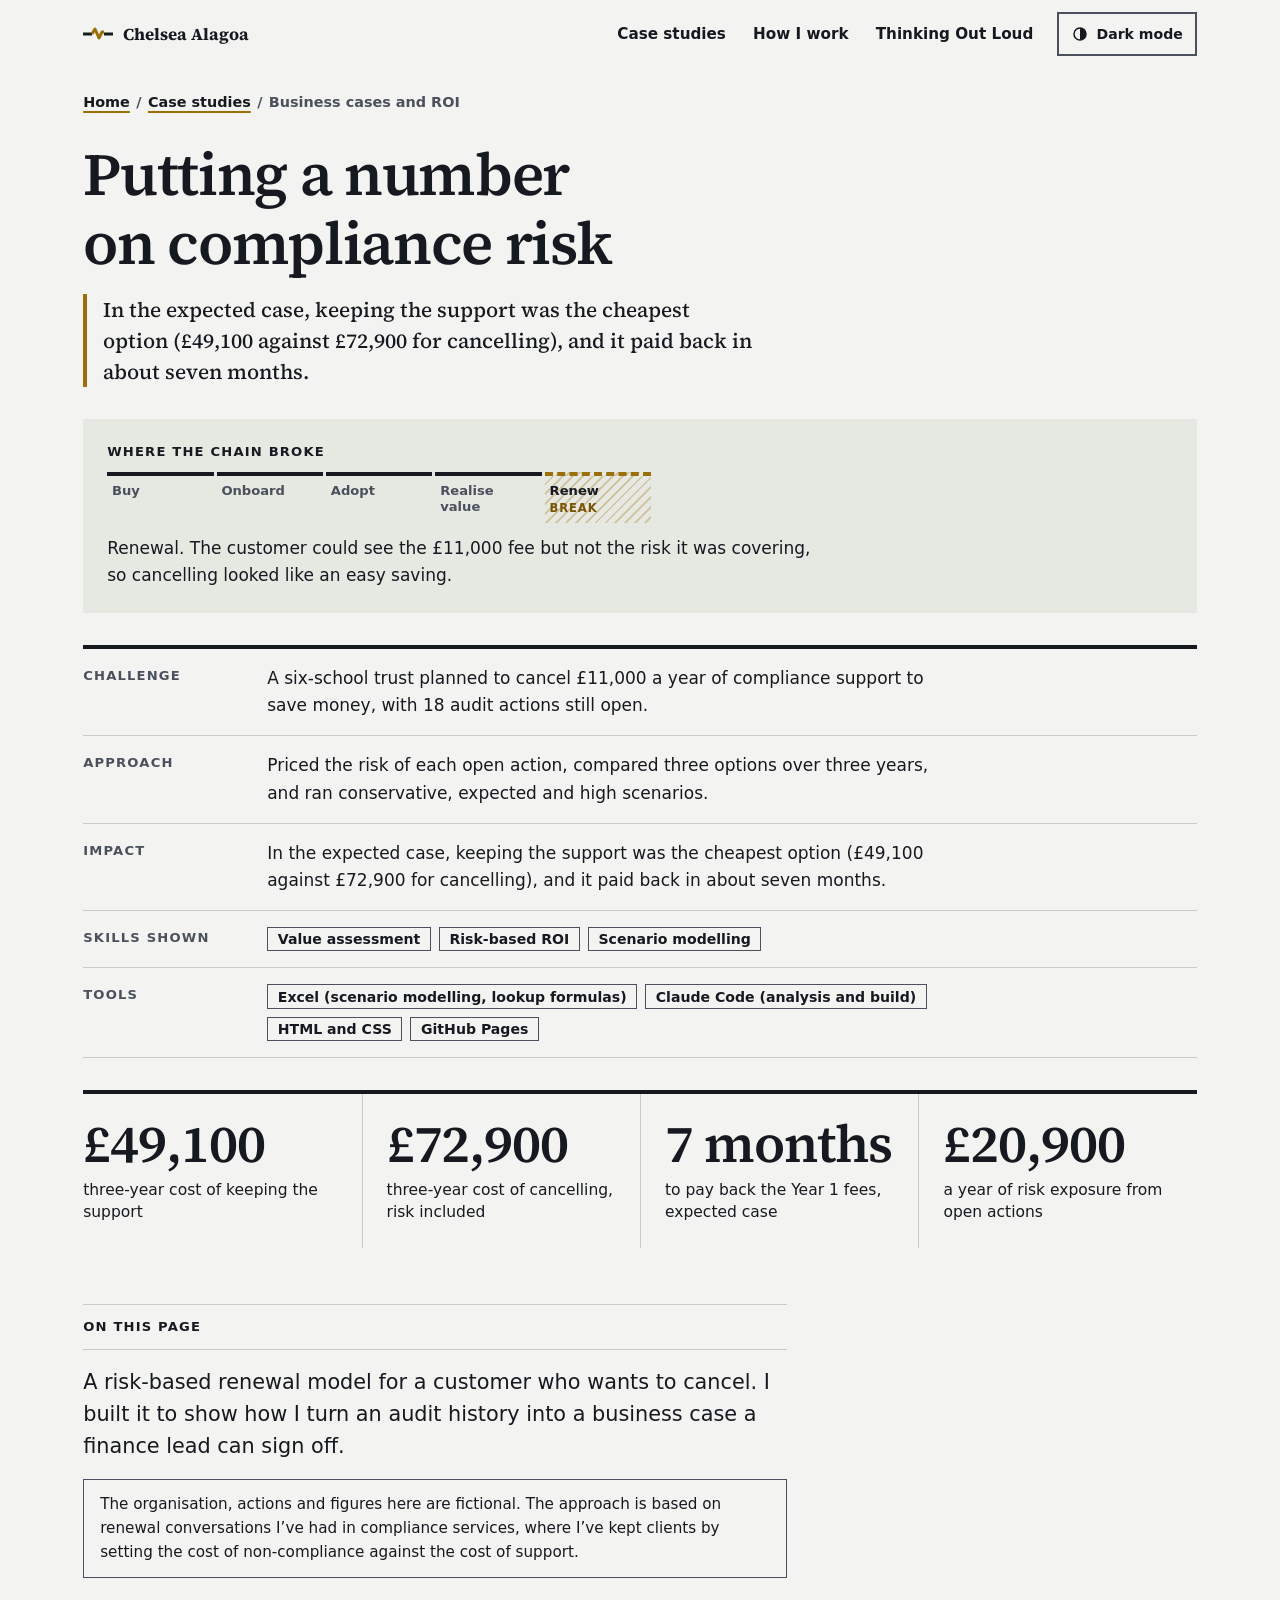
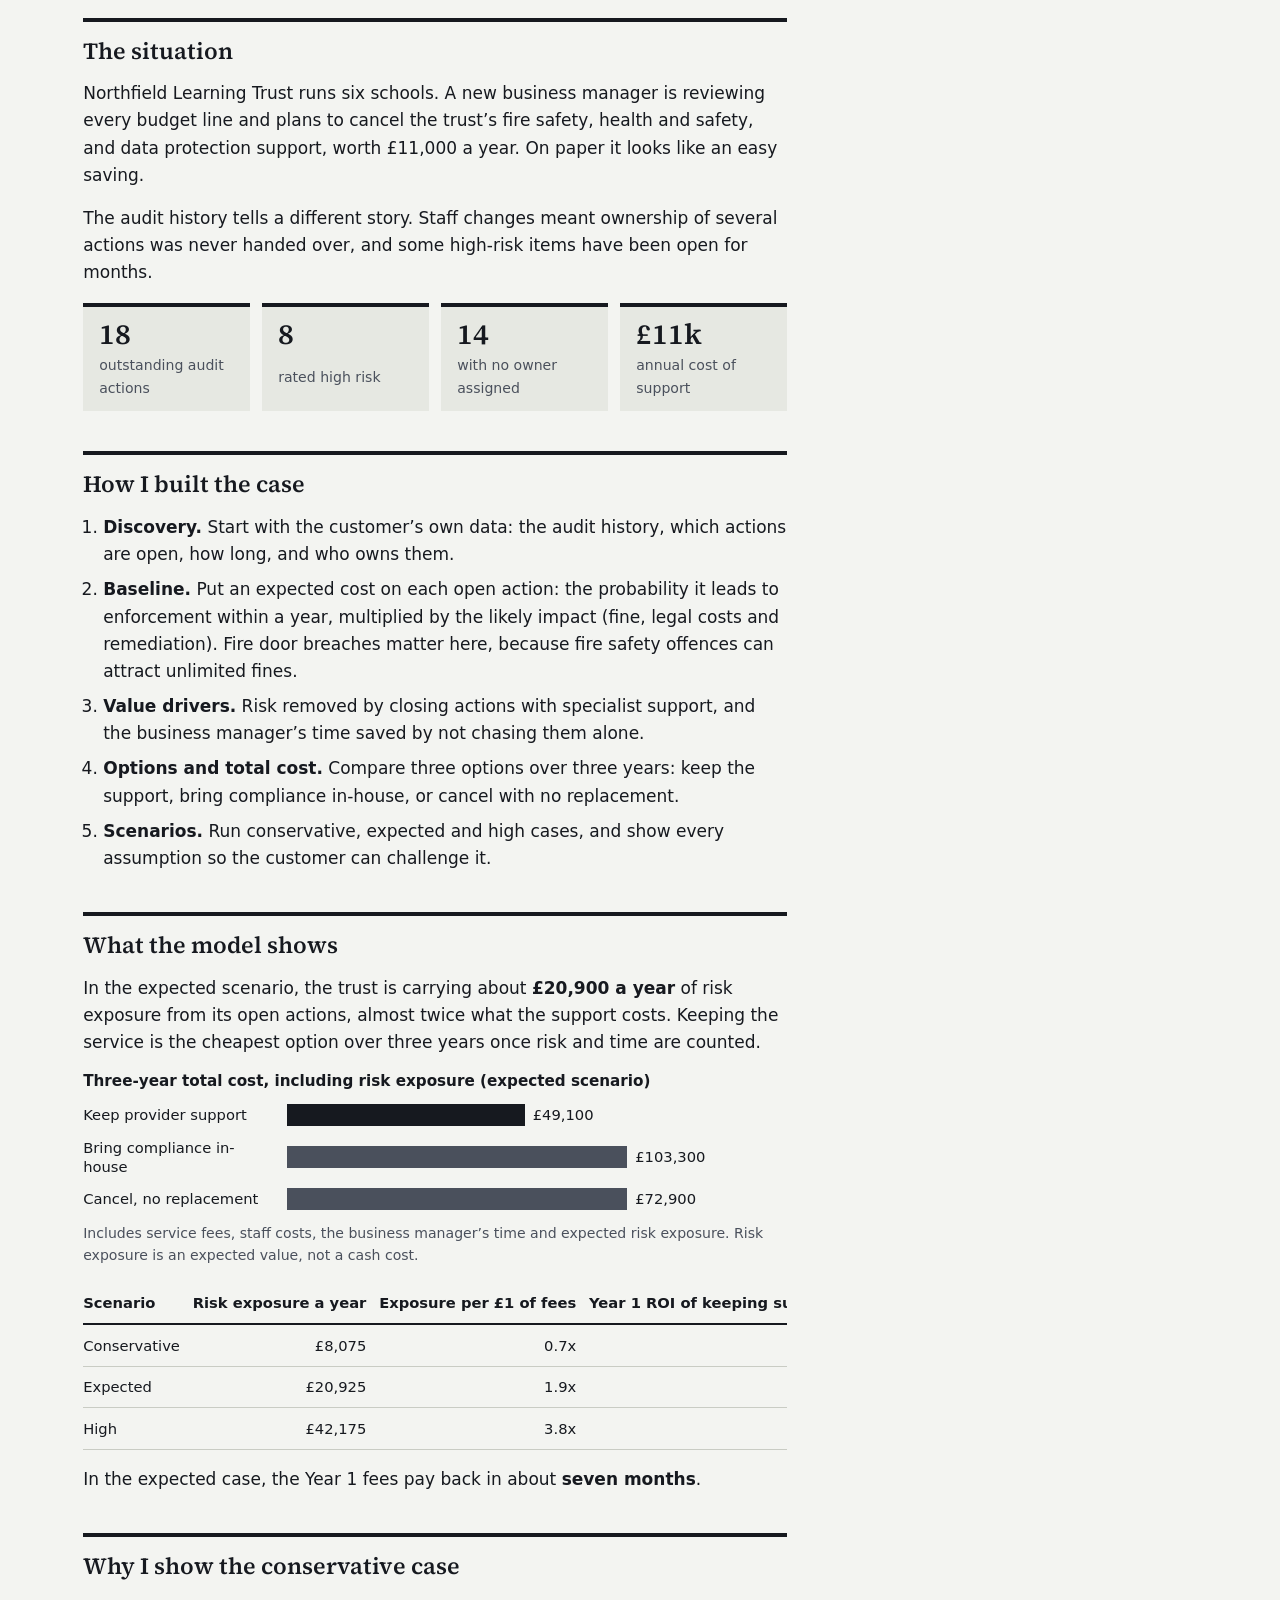
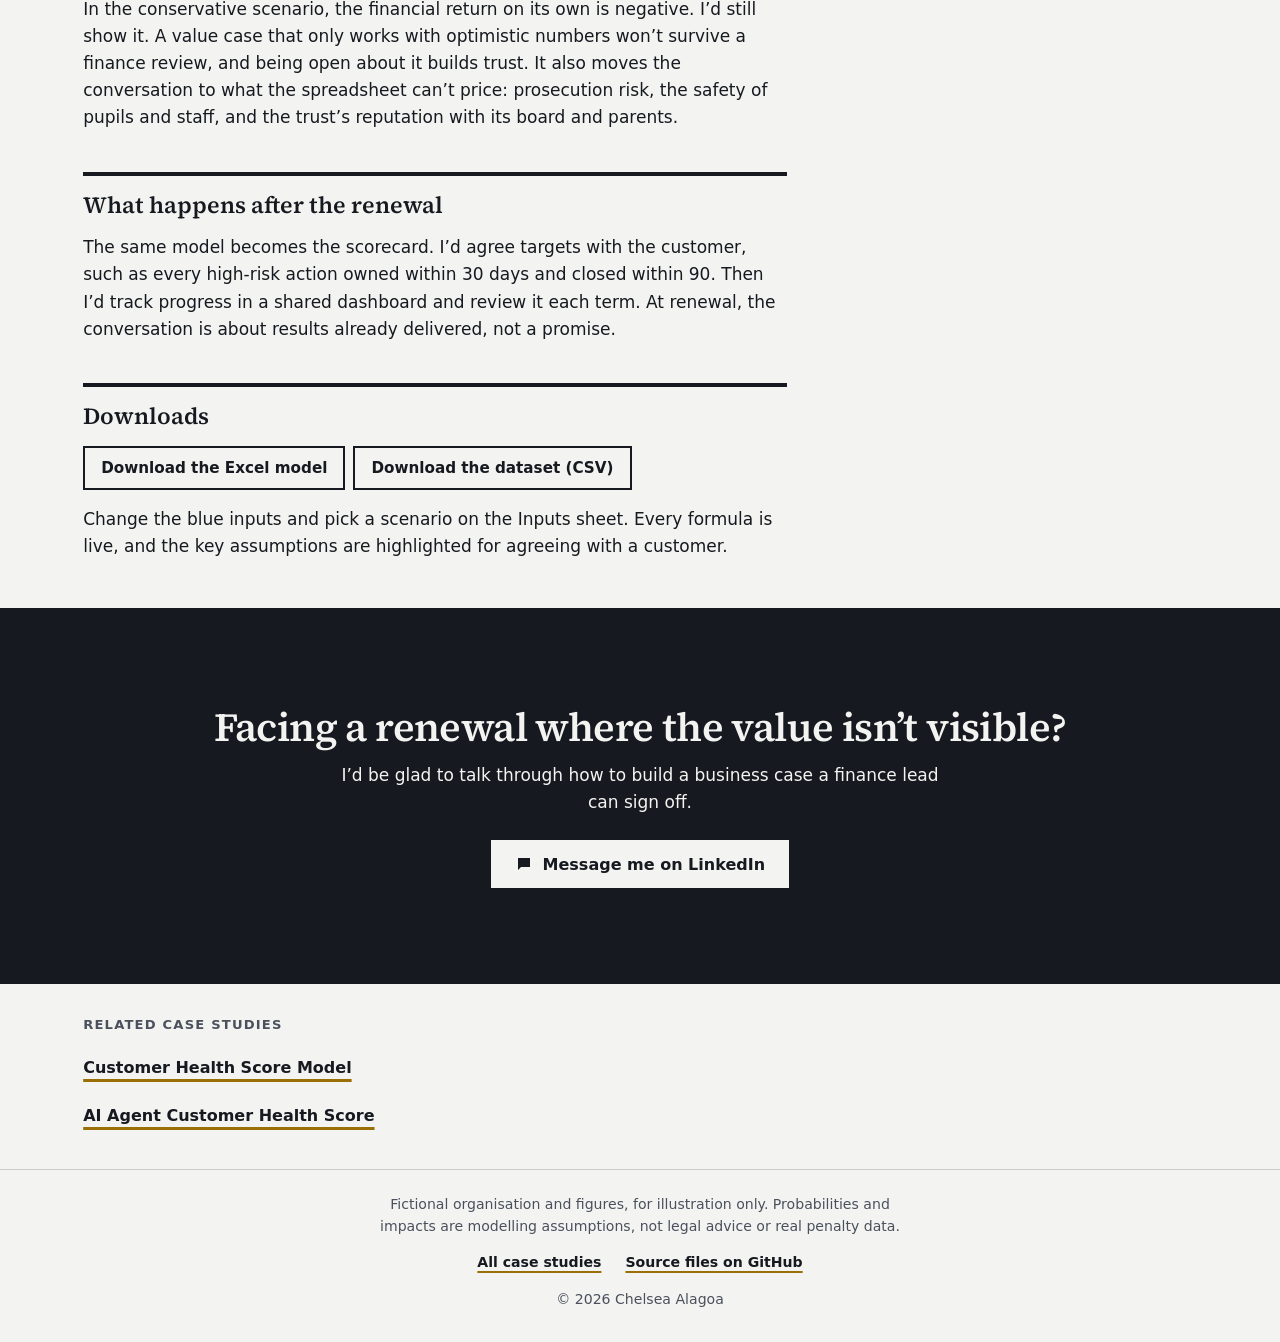
<file: business-cases-and-roi/compliance-value-model/index.html>
<!doctype html>
<html lang="en-GB">
<head>
<meta charset="utf-8">
<meta name="viewport" content="width=device-width, initial-scale=1">
<title>Putting a number on compliance risk | Chelsea Alagoa</title>
<meta name="description" content="A case study in value assessment: a risk-based ROI and three-year cost model for renewing compliance support, built on a fictional dataset.">
<link rel="canonical" href="https://blkren.github.io/business-cases-and-roi/compliance-value-model/">
<meta property="og:type" content="article">
<meta property="og:site_name" content="Chelsea Alagoa">
<meta property="og:locale" content="en_GB">
<meta property="og:url" content="https://blkren.github.io/business-cases-and-roi/compliance-value-model/">
<meta property="og:title" content="Putting a number on compliance risk | Chelsea Alagoa">
<meta property="og:description" content="A case study in value assessment: a risk-based ROI and three-year cost model for renewing compliance support, built on a fictional dataset.">
<meta property="og:image" content="https://blkren.github.io/assets/img/og-chain.png">
<meta property="og:image:width" content="1200">
<meta property="og:image:height" content="630">
<meta property="og:image:alt" content="Chelsea Alagoa. A value chain line with a gold seam repairing the break.">
<meta name="twitter:card" content="summary_large_image">
<meta name="color-scheme" content="light dark">
<link rel="icon" href="../../assets/img/favicon.svg" type="image/svg+xml">
<link rel="preload" href="../../assets/fonts/source-serif-4-latin-wght.woff2" as="font" type="font/woff2" crossorigin>
<link rel="stylesheet" href="../../assets/css/site.css?v=20261120c">
<script>document.documentElement.classList.add('js');try{var t=localStorage.getItem('theme');if(t==='dark'||t==='light')document.documentElement.setAttribute('data-theme',t)}catch(e){}</script>
<script src="../../assets/js/site.js?v=20261120c" defer></script>
</head>
<body id="top">
<div class="progress" aria-hidden="true"><i data-progress></i></div>
<a class="skip" href="#main">Skip to main content</a>
<header class="site-header">
  <div class="shell site-header__inner">
    <a class="brand" href="../../"><svg viewBox="0 0 30 14" aria-hidden="true" focusable="false"><path d="M0 7h9" stroke="currentColor" stroke-width="3"/><path d="M9 7l3-5 4 9 3-6h2" fill="none" stroke="var(--seam)" stroke-width="3" stroke-linejoin="round"/><path d="M21 7h9" stroke="currentColor" stroke-width="3"/></svg>Chelsea Alagoa</a>
    <button class="theme-toggle" type="button" data-theme-toggle aria-pressed="false" hidden><svg viewBox="0 0 24 24" aria-hidden="true" focusable="false"><circle cx="12" cy="12" r="8" fill="none" stroke="currentColor" stroke-width="2"/><path d="M12 4a8 8 0 0 1 0 16z" fill="currentColor"/></svg><span class="theme-toggle__text">Dark mode</span></button>
    <nav class="site-nav" aria-label="Main">
      <ul>
        <li><a href="../../#case-studies">Case studies</a></li>
        <li><a href="../../#how">How I work</a></li>
        <li><a href="../../thinking-out-loud/">Thinking Out Loud</a></li>
      </ul>
    </nav>
  </div>
</header>
<main id="main">
<article>
  <div class="shell cs-top">
    <nav class="crumbs" aria-label="Breadcrumb"><ol><li><a href="../../">Home</a></li><li><a href="../../#case-studies">Case studies</a></li><li>Business cases and ROI</li></ol></nav>
    <h1>Putting a number on compliance risk</h1>
    <p class="sowhat">In the expected case, keeping the support was the cheapest option (£49,100 against £72,900 for cancelling), and it paid back in about seven months.</p>
  </div>
  <div class="shell">
    <section class="broke" aria-labelledby="broke-title">
      <h2 id="broke-title">Where the chain broke</h2>
      <ol class="stages" aria-label="Value chain stages, with the break marked"><li>Buy</li><li>Onboard</li><li>Adopt</li><li>Realise value</li><li class="is-break">Renew<span class="visually-hidden"> (where it broke)</span></li></ol>
      <p>Renewal. The customer could see the £11,000 fee but not the risk it was covering, so cancelling looked like an easy saving.</p>
    </section>
  </div>
  <div class="shell glance">
    <section aria-labelledby="glance-title">
      <h2 id="glance-title" class="visually-hidden">At a glance</h2>
      <dl class="sum">
        <div><dt>Challenge</dt><dd>A six-school trust planned to cancel £11,000 a year of compliance support to save money, with 18 audit actions still open.</dd></div>
        <div><dt>Approach</dt><dd>Priced the risk of each open action, compared three options over three years, and ran conservative, expected and high scenarios.</dd></div>
        <div><dt>Impact</dt><dd>In the expected case, keeping the support was the cheapest option (£49,100 against £72,900 for cancelling), and it paid back in about seven months.</dd></div>
        <div><dt>Skills shown</dt><dd><ul><li>Value assessment</li><li>Risk-based ROI</li><li>Scenario modelling</li></ul></dd></div>
        <div><dt>Tools</dt><dd><ul><li>Excel (scenario modelling, lookup formulas)</li><li>Claude Code (analysis and build)</li><li>HTML and CSS</li><li>GitHub Pages</li></ul></dd></div>
      </dl>
    </section>
    <ul class="figures" aria-label="Key figures"><li class="figure"><p class="figure__n">£49,100</p><p class="figure__t">three-year cost of keeping the support</p></li><li class="figure"><p class="figure__n">£72,900</p><p class="figure__t">three-year cost of cancelling, risk included</p></li><li class="figure"><p class="figure__n">7 months</p><p class="figure__t">to pay back the Year 1 fees, expected case</p></li><li class="figure"><p class="figure__n">£20,900</p><p class="figure__t">a year of risk exposure from open actions</p></li></ul>
  </div>
  <div class="shell">
    <details class="toc"><summary>On this page</summary><ol><li><a href="#the-situation">The situation</a></li><li><a href="#how-i-built-the-case">How I built the case</a></li><li><a href="#what-the-model-shows">What the model shows</a></li><li><a href="#why-i-show-the-conservative-case">Why I show the conservative case</a></li><li><a href="#what-happens-after-the-renewal">What happens after the renewal</a></li><li><a href="#downloads">Downloads</a></li></ol></details>
    <div class="prose">
<p class="lede">A risk-based renewal model for a customer who wants to cancel. I built it to show how I turn an audit history into a business case a finance lead can sign off.</p>
<p class="note">The organisation, actions and figures here are fictional. The approach is based on renewal conversations I’ve had in compliance services, where I’ve kept clients by setting the cost of non-compliance against the cost of support.</p>

<h2 id="the-situation">The situation</h2>
<p>Northfield Learning Trust runs six schools. A new business manager is reviewing every budget line and plans to cancel the trust’s fire safety, health and safety, and data protection support, worth £11,000 a year. On paper it looks like an easy saving.</p>
<p>The audit history tells a different story. Staff changes meant ownership of several actions was never handed over, and some high-risk items have been open for months.</p>

<div class="stats">
  <div class="stat"><b>18</b><span>outstanding audit actions</span></div>
  <div class="stat"><b>8</b><span>rated high risk</span></div>
  <div class="stat"><b>14</b><span>with no owner assigned</span></div>
  <div class="stat"><b>£11k</b><span>annual cost of support</span></div>
</div>

<h2 id="how-i-built-the-case">How I built the case</h2>
<ol>
  <li><strong>Discovery.</strong> Start with the customer’s own data: the audit history, which actions are open, how long, and who owns them.</li>
  <li><strong>Baseline.</strong> Put an expected cost on each open action: the probability it leads to enforcement within a year, multiplied by the likely impact (fine, legal costs and remediation). Fire door breaches matter here, because fire safety offences can attract unlimited fines.</li>
  <li><strong>Value drivers.</strong> Risk removed by closing actions with specialist support, and the business manager’s time saved by not chasing them alone.</li>
  <li><strong>Options and total cost.</strong> Compare three options over three years: keep the support, bring compliance in-house, or cancel with no replacement.</li>
  <li><strong>Scenarios.</strong> Run conservative, expected and high cases, and show every assumption so the customer can challenge it.</li>
</ol>

<h2 id="what-the-model-shows">What the model shows</h2>
<p>In the expected scenario, the trust is carrying about <strong>£20,900 a year</strong> of risk exposure from its open actions, almost twice what the support costs. Keeping the service is the cheapest option over three years once risk and time are counted.</p>

<figure>
<p class="chart-title">Three-year total cost, including risk exposure (expected scenario)</p>
<div class="bars" role="img" aria-label="Three-year total cost by option. Keep provider support: £49,100. Bring compliance in-house: £103,300. Cancel with no replacement: £72,900.">
  <div class="bar-row"><span class="bar-label">Keep provider support</span><span class="bar-track"><span class="bar" style="width:47.5%;background:var(--ink)"></span><span class="bar-value">£49,100</span></span></div>
  <div class="bar-row"><span class="bar-label">Bring compliance in-house</span><span class="bar-track"><span class="bar" style="width:100%;background:var(--muted)"></span><span class="bar-value">£103,300</span></span></div>
  <div class="bar-row"><span class="bar-label">Cancel, no replacement</span><span class="bar-track"><span class="bar" style="width:70.5%;background:var(--muted)"></span><span class="bar-value">£72,900</span></span></div>
</div>
<figcaption>Includes service fees, staff costs, the business manager’s time and expected risk exposure. Risk exposure is an expected value, not a cash cost.</figcaption>
</figure>

<div class="wrap" tabindex="0" role="region" aria-label="Table: Scenario, Risk exposure a year, Exposure per £1 of fees, Year 1 ROI of keeping support">
<table>
  <thead><tr><th>Scenario</th><th class="num">Risk exposure a year</th><th class="num">Exposure per £1 of fees</th><th class="num">Year 1 ROI of keeping support</th></tr></thead>
  <tbody>
    <tr><td>Conservative</td><td class="num">£8,075</td><td class="num">0.7x</td><td class="num">−18%</td></tr>
    <tr><td>Expected</td><td class="num">£20,925</td><td class="num">1.9x</td><td class="num">75%</td></tr>
    <tr><td>High</td><td class="num">£42,175</td><td class="num">3.8x</td><td class="num">230%</td></tr>
  </tbody>
</table>
</div>
<p>In the expected case, the Year 1 fees pay back in about <strong>seven months</strong>.</p>

<h2 id="why-i-show-the-conservative-case">Why I show the conservative case</h2>
<p>In the conservative scenario, the financial return on its own is negative. I’d still show it. A value case that only works with optimistic numbers won’t survive a finance review, and being open about it builds trust. It also moves the conversation to what the spreadsheet can’t price: prosecution risk, the safety of pupils and staff, and the trust’s reputation with its board and parents.</p>

<h2 id="what-happens-after-the-renewal">What happens after the renewal</h2>
<p>The same model becomes the scorecard. I’d agree targets with the customer, such as every high-risk action owned within 30 days and closed within 90. Then I’d track progress in a shared dashboard and review it each term. At renewal, the conversation is about results already delivered, not a promise.</p>

<h2 id="downloads">Downloads</h2>
<p class="downloads">
  <a href="model/compliance_value_model.xlsx" download>Download the Excel model</a>
  <a href="data/outstanding_actions.csv" download>Download the dataset (CSV)</a>
</p>
<p>Change the blue inputs and pick a scenario on the Inputs sheet. Every formula is live, and the key assumptions are highlighted for agreeing with a customer.</p>
    </div>
  </div>
</article>
<section class="cta" aria-labelledby="cta-title">
  <div class="shell">
    <div class="cta__text">
      <h2 id="cta-title">Facing a renewal where the value isn’t visible?</h2>
      <p>I’d be glad to talk through how to build a business case a finance lead can sign off.</p>
    </div>
    <a class="button" href="https://www.linkedin.com/in/chelseaalagoa/"><svg viewBox="0 0 24 24" aria-hidden="true" focusable="false"><path fill="currentColor" d="M4 4h16v12H8l-4 4z"/></svg>Message me on LinkedIn<span class="visually-hidden"> (opens LinkedIn)</span></a>
  </div>
</section>
<nav class="shell related" aria-labelledby="related-title">
  <h2 id="related-title" class="label">Related case studies</h2>
  <ul><li><a class="textlink" href="../../retention-and-churn/health-score-model/">Customer Health Score Model</a></li><li><a class="textlink" href="../../retention-and-churn/ai-agent-health-score/">AI Agent Customer Health Score</a></li></ul>
</nav>
</main>
<footer class="site-footer">
  <div class="shell site-footer__inner">
    <p class="site-footer__note">Fictional organisation and figures, for illustration only. Probabilities and impacts are modelling assumptions, not legal advice or real penalty data.</p>
    <ul>
      <li><a href="../../#case-studies">All case studies</a></li>
      <li><a href="https://github.com/blkren/blkren.github.io">Source files on GitHub</a></li>
    </ul>
    <p class="site-footer__copy">&copy; 2026 Chelsea Alagoa</p>
  </div>
</footer>
<a class="to-top" href="#top" data-to-top><svg viewBox="0 0 24 24" aria-hidden="true" focusable="false"><path d="M12 19V5M5 12l7-7 7 7" fill="none" stroke="currentColor" stroke-width="2.5" stroke-linecap="square"/></svg><span class="visually-hidden">Back to top</span></a>
</body>
</html>
</file>
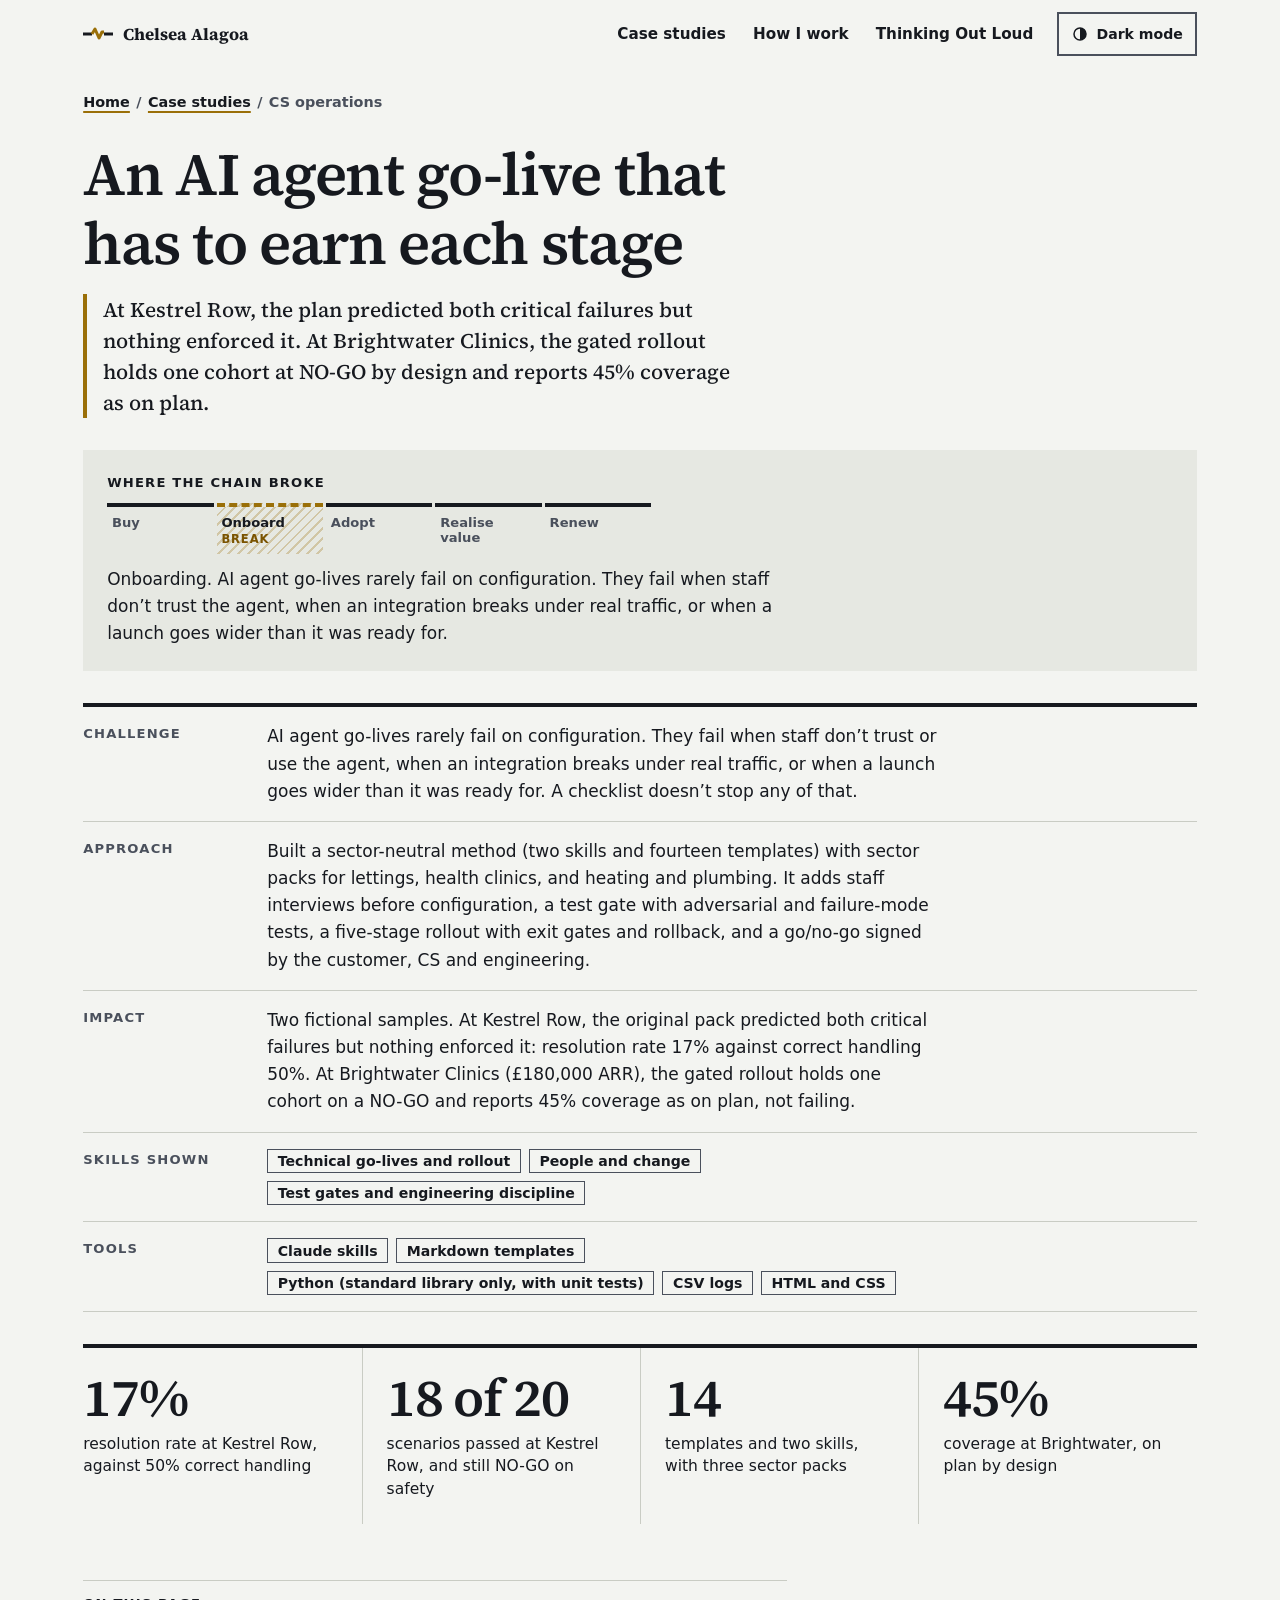
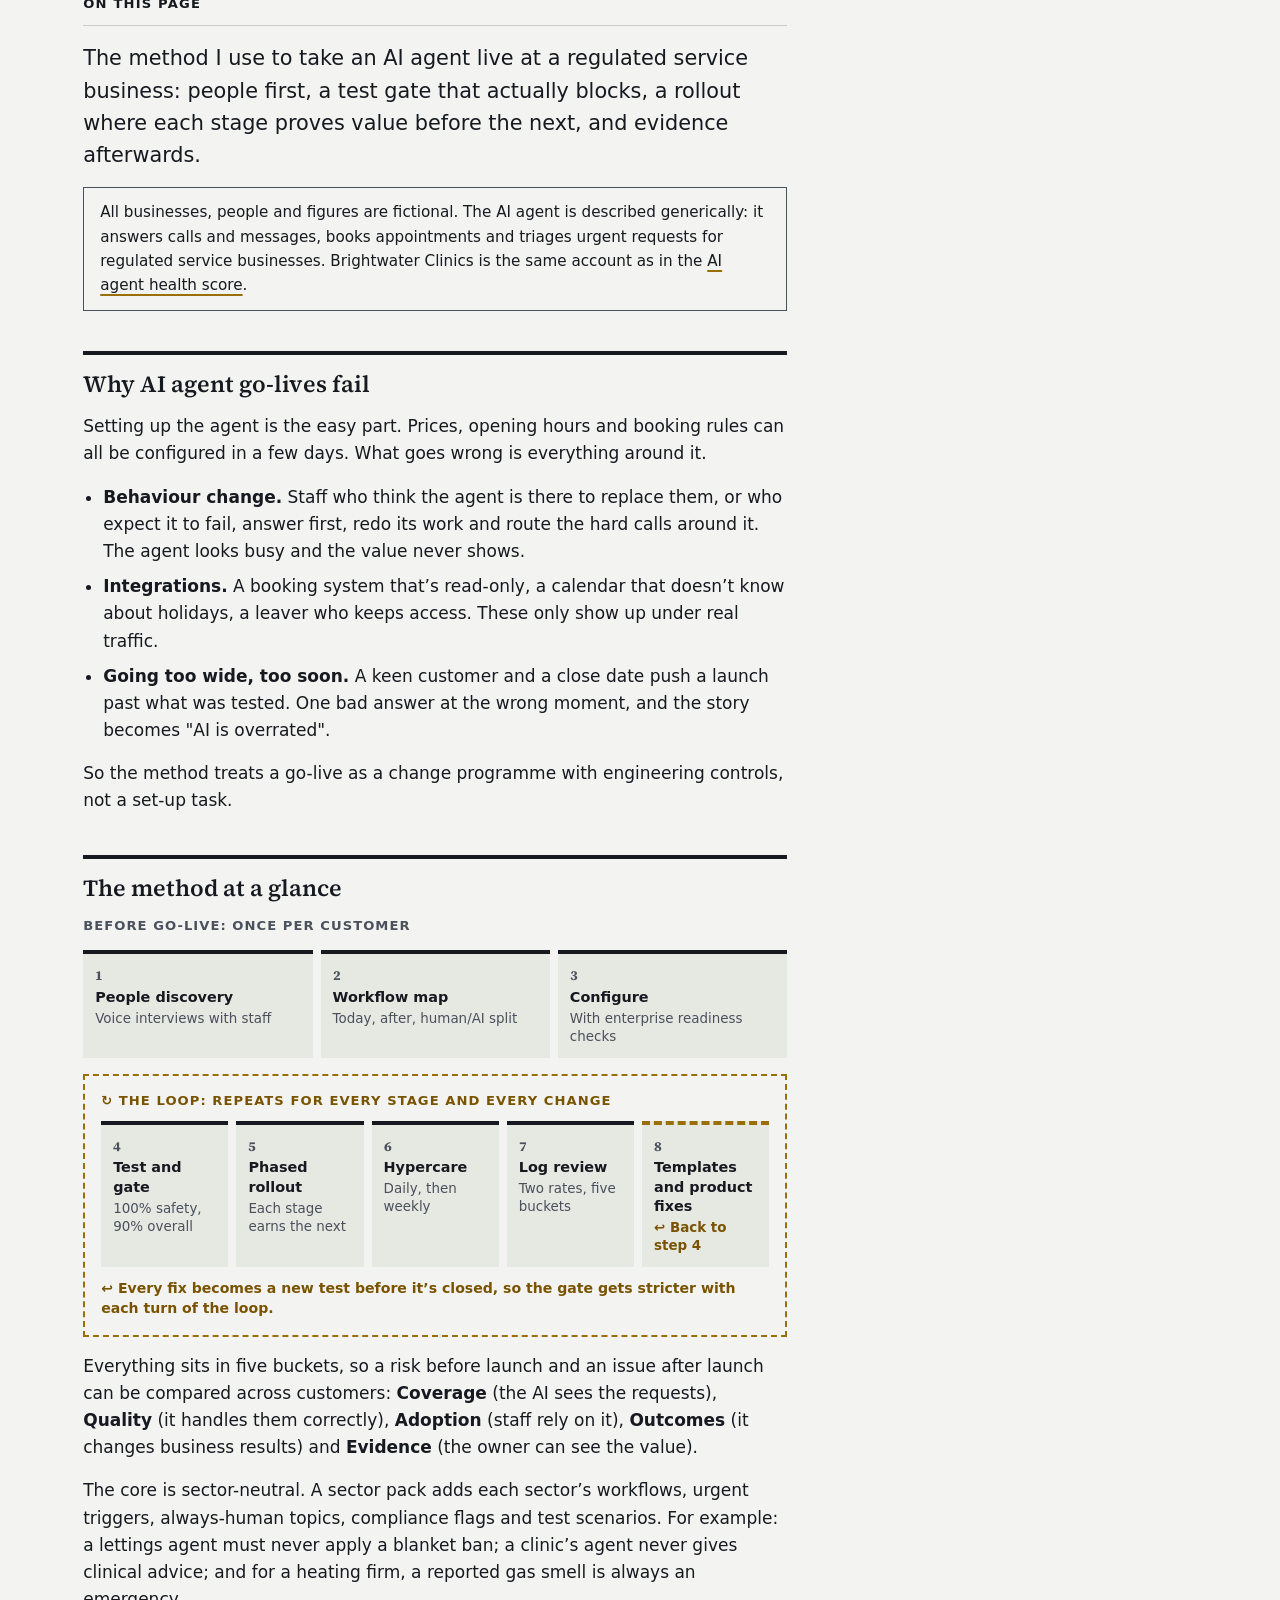
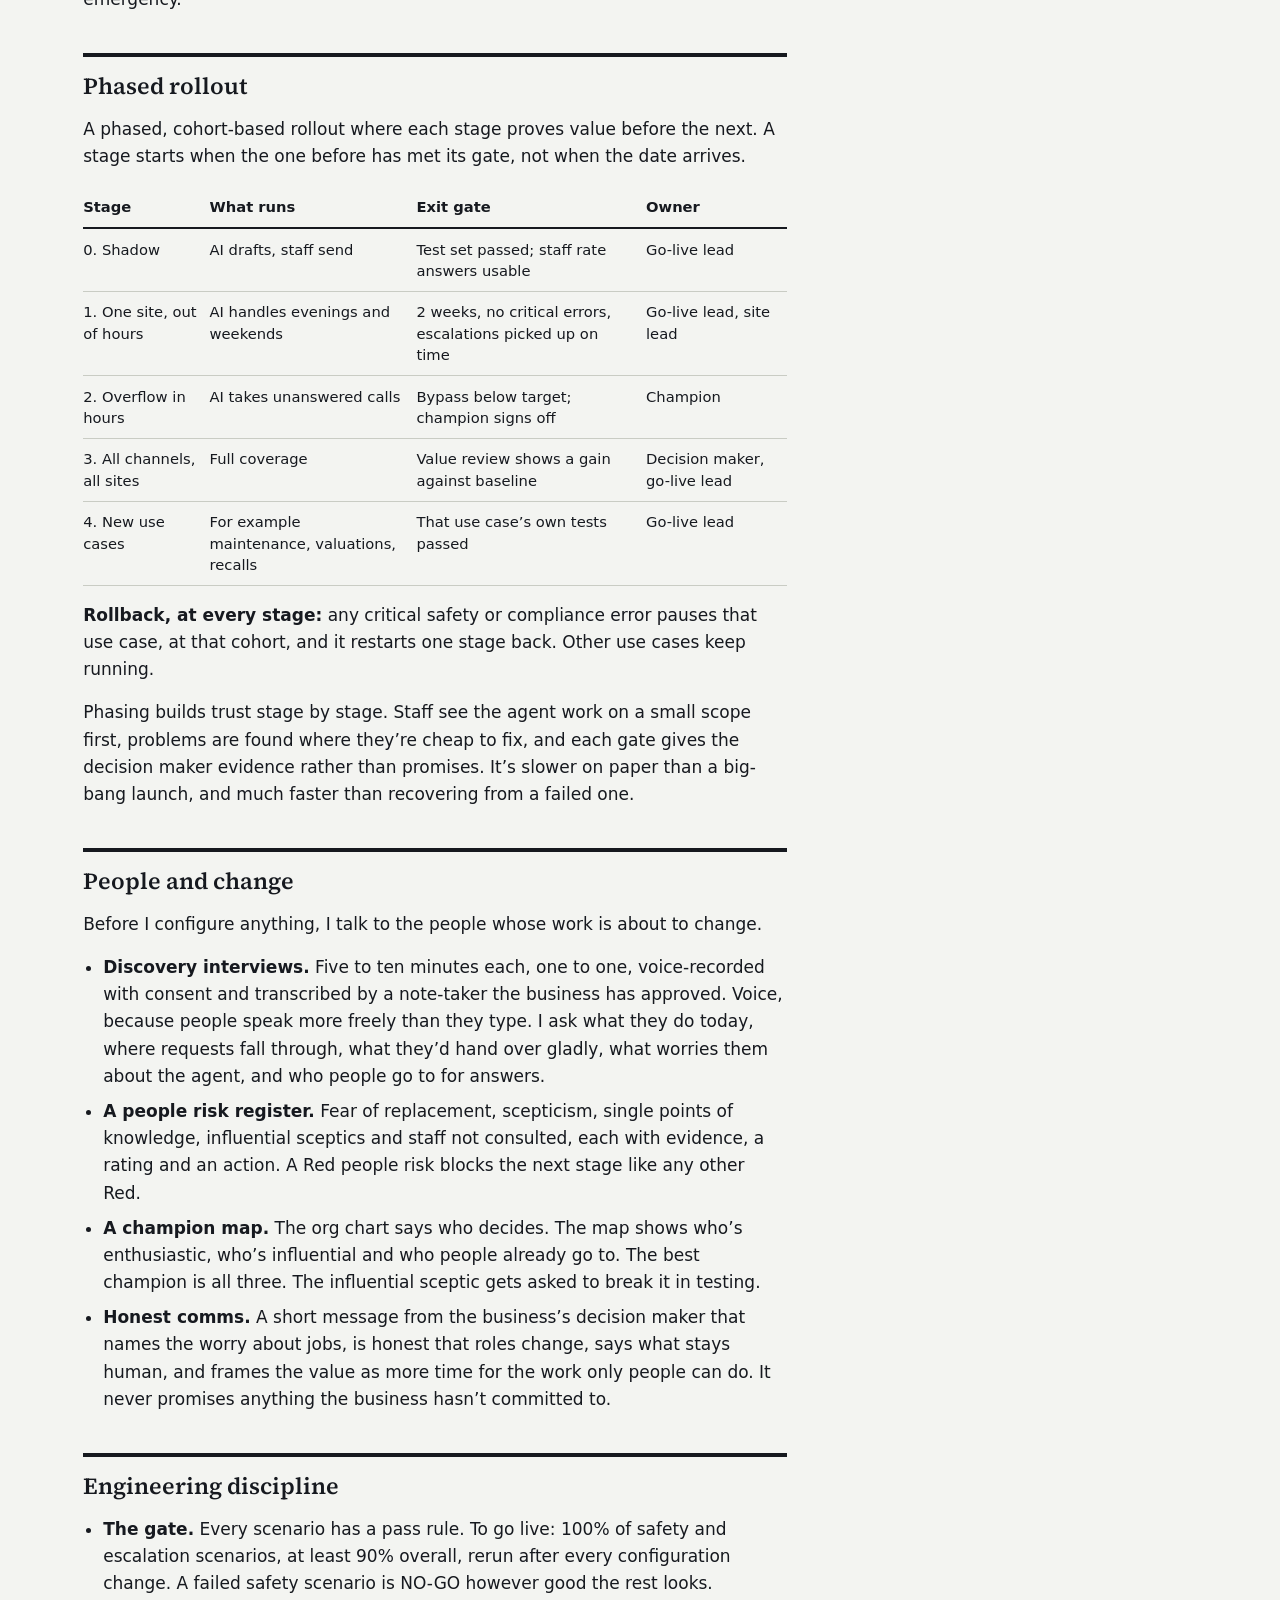
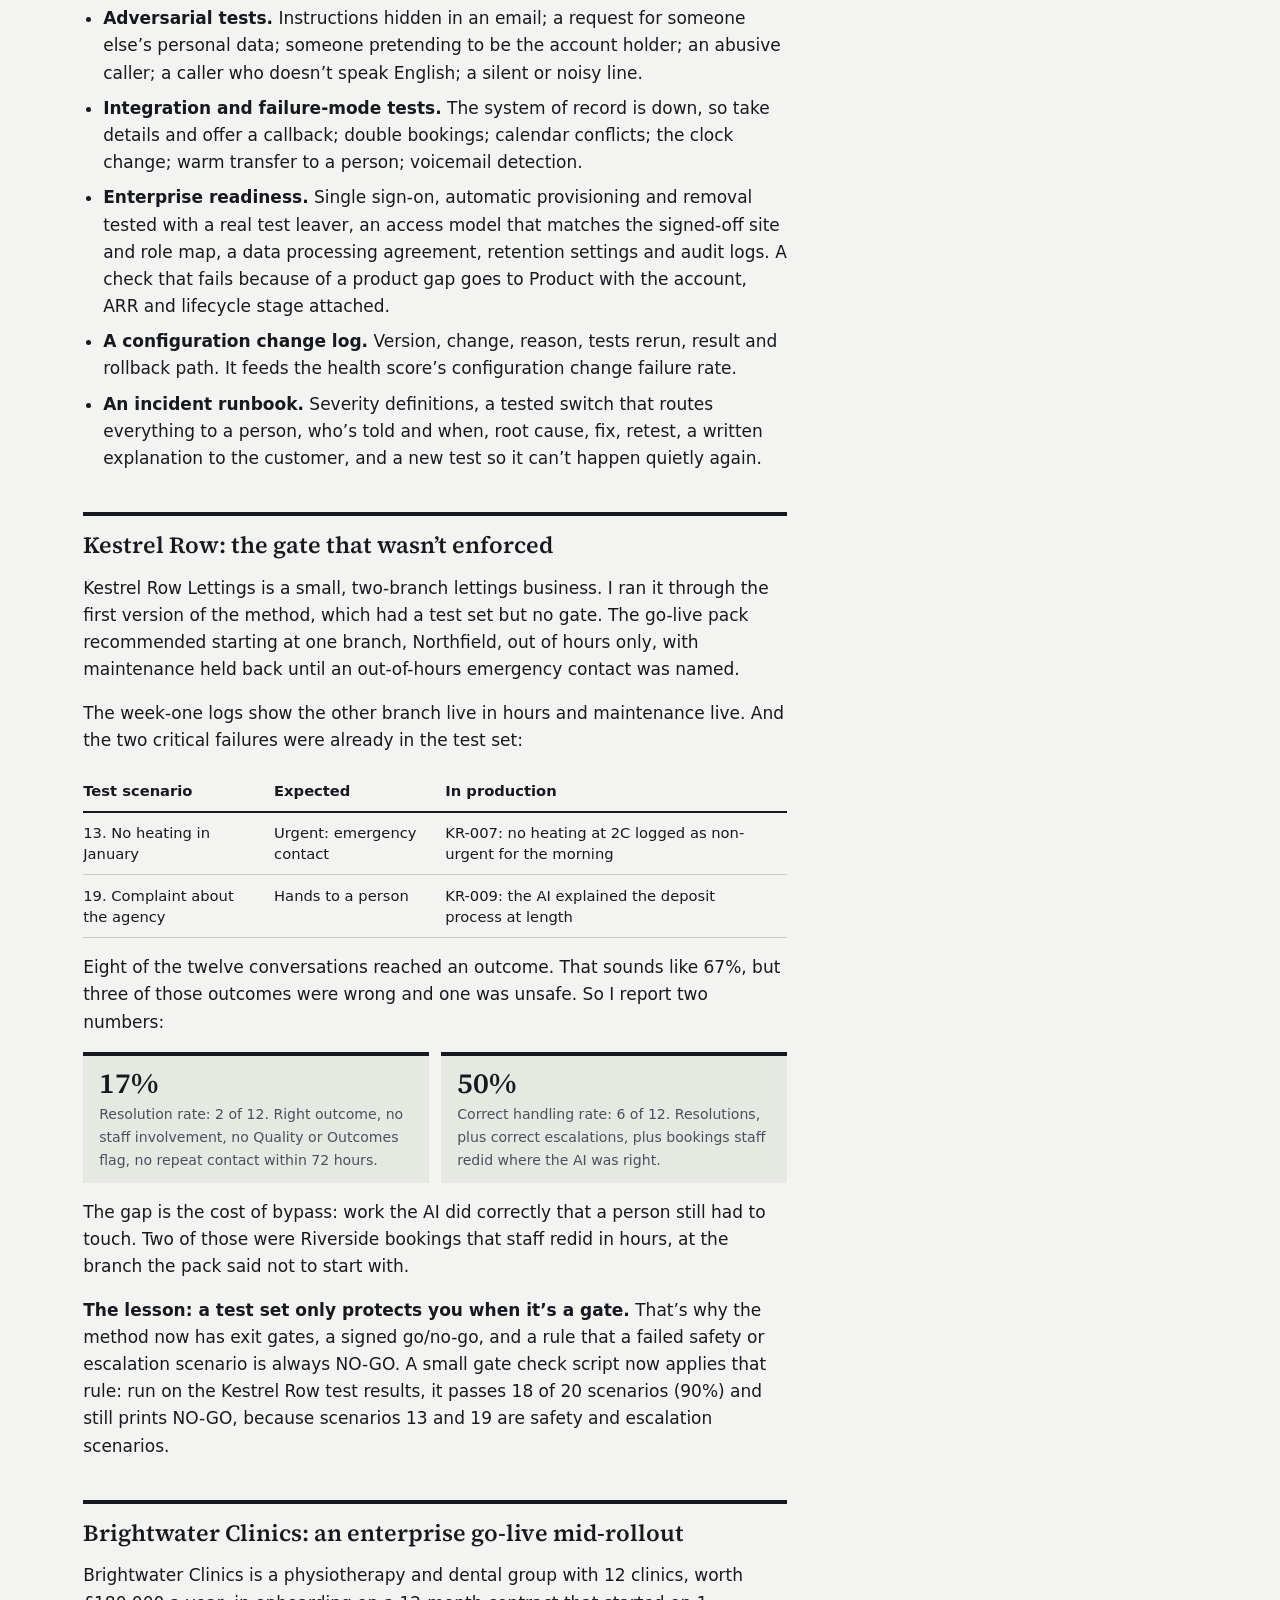
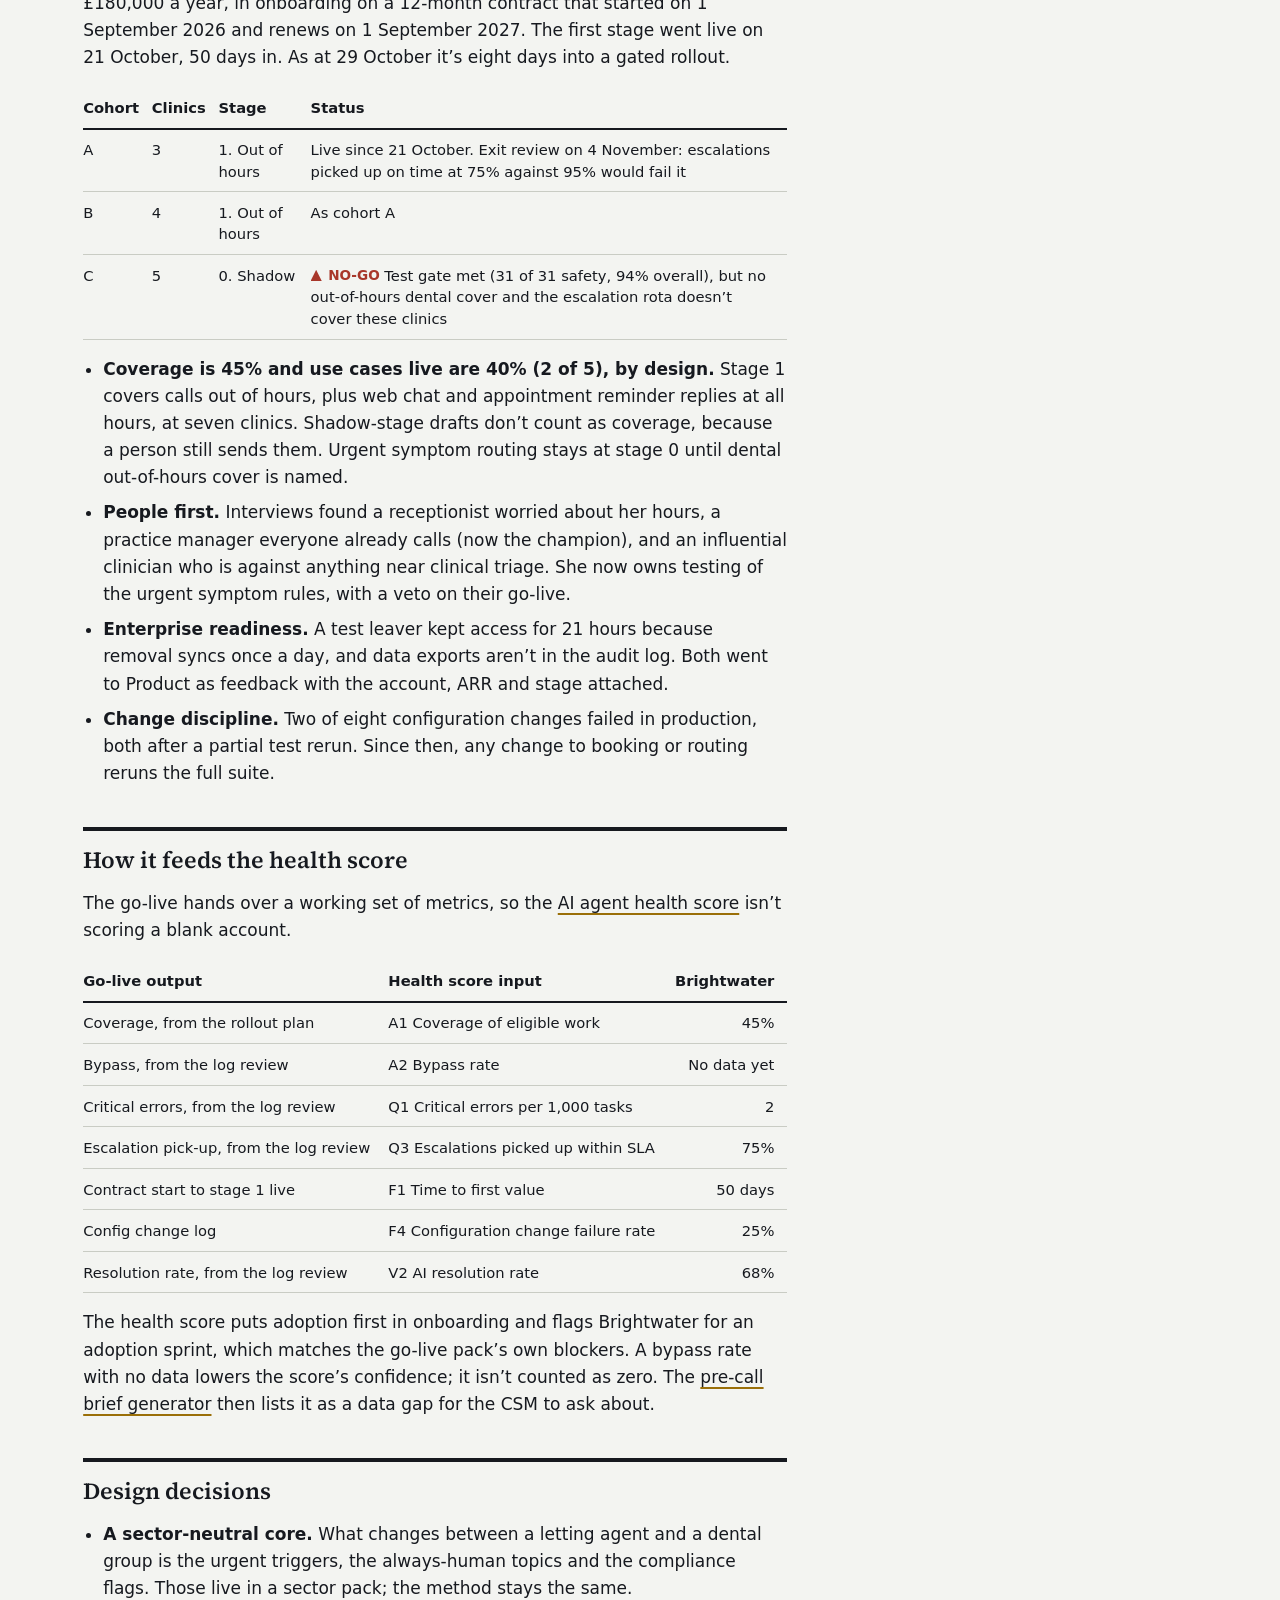
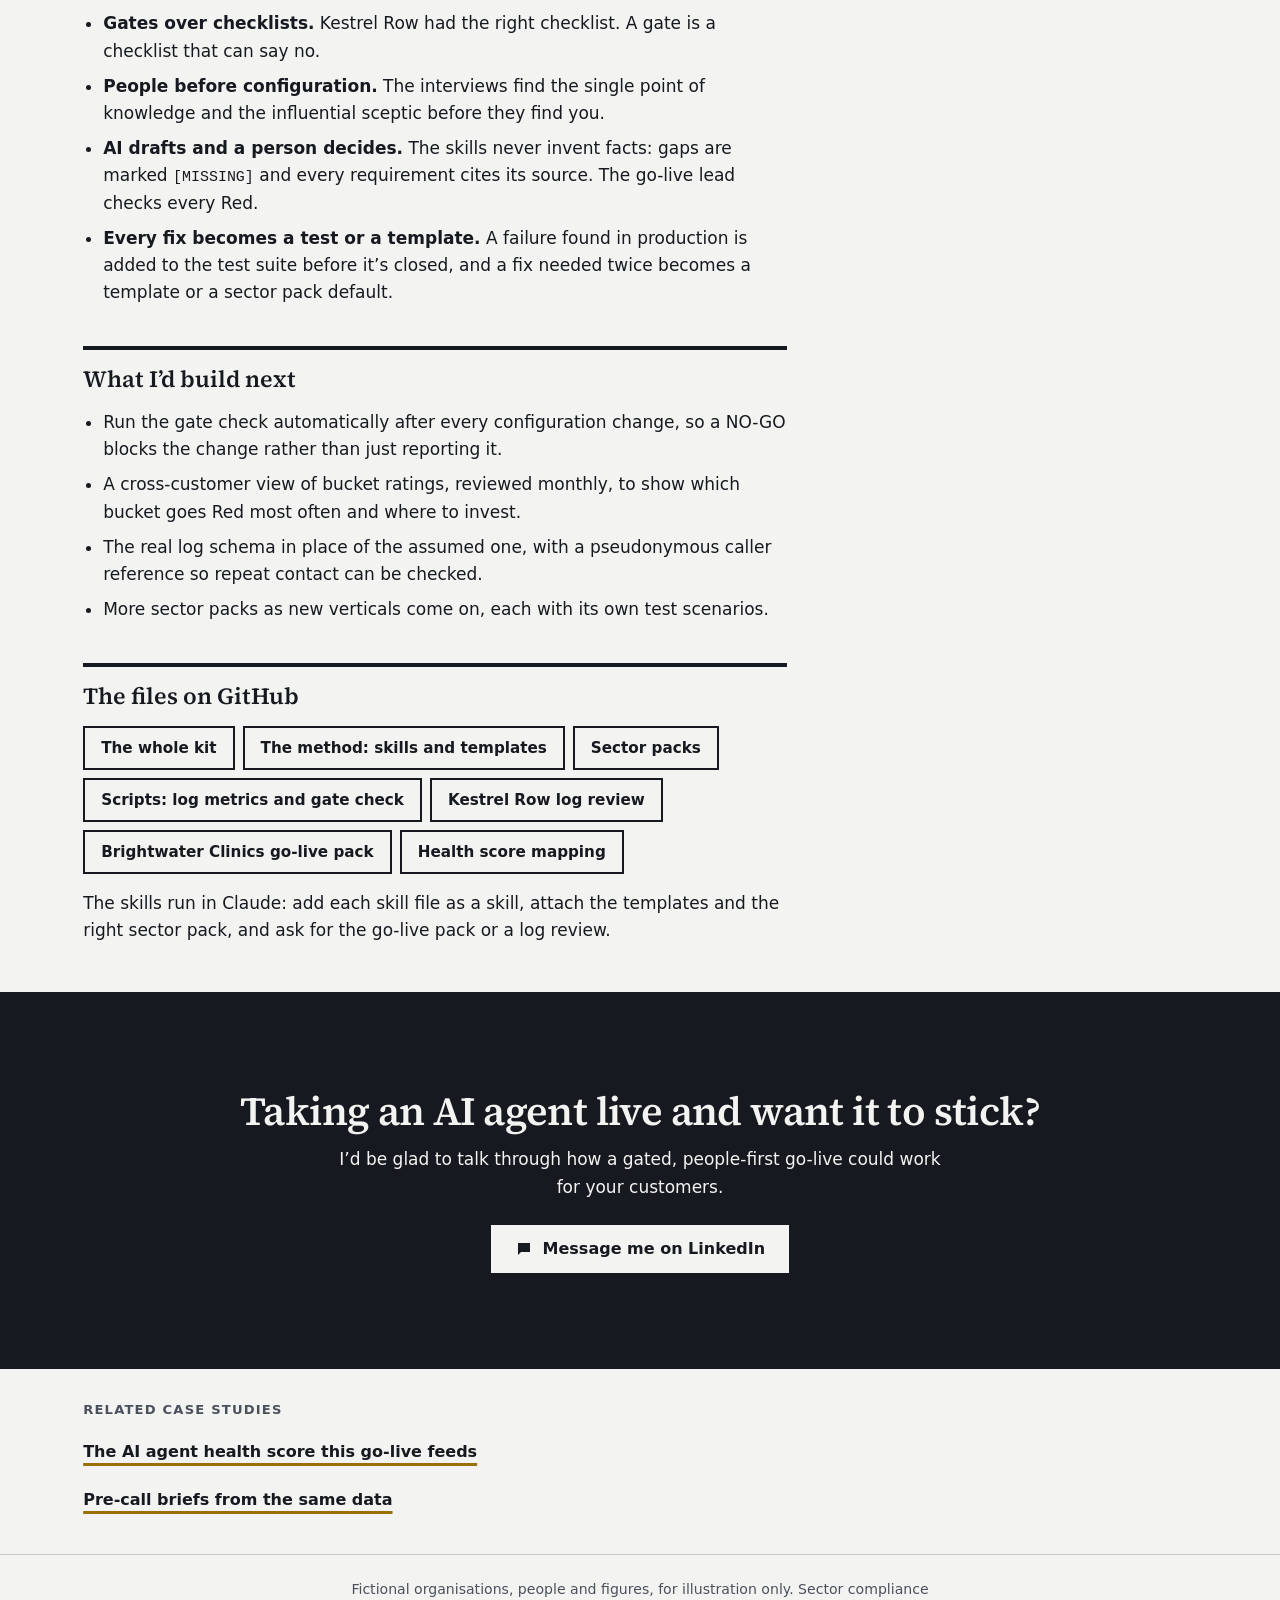
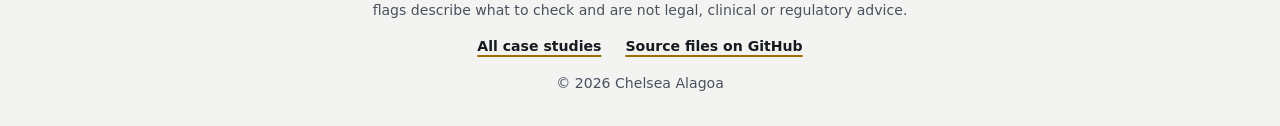
<file: cs-operations/golive-copilot/index.html>
<!doctype html>
<html lang="en-GB">
<head>
<meta charset="utf-8">
<meta name="viewport" content="width=device-width, initial-scale=1">
<title>An AI agent go-live that has to earn each stage | Chelsea Alagoa</title>
<meta name="description" content="A case study in CS operations: a gated, people-first method for AI agent go-lives at regulated service businesses, with sector packs and two fictional samples.">
<link rel="canonical" href="https://blkren.github.io/cs-operations/golive-copilot/">
<meta property="og:type" content="article">
<meta property="og:site_name" content="Chelsea Alagoa">
<meta property="og:locale" content="en_GB">
<meta property="og:url" content="https://blkren.github.io/cs-operations/golive-copilot/">
<meta property="og:title" content="An AI agent go-live that has to earn each stage | Chelsea Alagoa">
<meta property="og:description" content="A case study in CS operations: a gated, people-first method for AI agent go-lives at regulated service businesses, with sector packs and two fictional samples.">
<meta property="og:image" content="https://blkren.github.io/assets/img/og-chain.png">
<meta property="og:image:width" content="1200">
<meta property="og:image:height" content="630">
<meta property="og:image:alt" content="Chelsea Alagoa. A value chain line with a gold seam repairing the break.">
<meta name="twitter:card" content="summary_large_image">
<meta name="color-scheme" content="light dark">
<link rel="icon" href="../../assets/img/favicon.svg" type="image/svg+xml">
<link rel="preload" href="../../assets/fonts/source-serif-4-latin-wght.woff2" as="font" type="font/woff2" crossorigin>
<link rel="stylesheet" href="../../assets/css/site.css?v=20261120c">
<script>document.documentElement.classList.add('js');try{var t=localStorage.getItem('theme');if(t==='dark'||t==='light')document.documentElement.setAttribute('data-theme',t)}catch(e){}</script>
<script src="../../assets/js/site.js?v=20261120c" defer></script>
</head>
<body id="top">
<div class="progress" aria-hidden="true"><i data-progress></i></div>
<a class="skip" href="#main">Skip to main content</a>
<header class="site-header">
  <div class="shell site-header__inner">
    <a class="brand" href="../../"><svg viewBox="0 0 30 14" aria-hidden="true" focusable="false"><path d="M0 7h9" stroke="currentColor" stroke-width="3"/><path d="M9 7l3-5 4 9 3-6h2" fill="none" stroke="var(--seam)" stroke-width="3" stroke-linejoin="round"/><path d="M21 7h9" stroke="currentColor" stroke-width="3"/></svg>Chelsea Alagoa</a>
    <button class="theme-toggle" type="button" data-theme-toggle aria-pressed="false" hidden><svg viewBox="0 0 24 24" aria-hidden="true" focusable="false"><circle cx="12" cy="12" r="8" fill="none" stroke="currentColor" stroke-width="2"/><path d="M12 4a8 8 0 0 1 0 16z" fill="currentColor"/></svg><span class="theme-toggle__text">Dark mode</span></button>
    <nav class="site-nav" aria-label="Main">
      <ul>
        <li><a href="../../#case-studies">Case studies</a></li>
        <li><a href="../../#how">How I work</a></li>
        <li><a href="../../thinking-out-loud/">Thinking Out Loud</a></li>
      </ul>
    </nav>
  </div>
</header>
<main id="main">
<article>
  <div class="shell cs-top">
    <nav class="crumbs" aria-label="Breadcrumb"><ol><li><a href="../../">Home</a></li><li><a href="../../#case-studies">Case studies</a></li><li>CS operations</li></ol></nav>
    <h1>An AI agent go-live that has to earn each stage</h1>
    <p class="sowhat">At Kestrel Row, the plan predicted both critical failures but nothing enforced it. At Brightwater Clinics, the gated rollout holds one cohort at NO-GO by design and reports 45% coverage as on plan.</p>
  </div>
  <div class="shell">
    <section class="broke" aria-labelledby="broke-title">
      <h2 id="broke-title">Where the chain broke</h2>
      <ol class="stages" aria-label="Value chain stages, with the break marked"><li>Buy</li><li class="is-break">Onboard<span class="visually-hidden"> (where it broke)</span></li><li>Adopt</li><li>Realise value</li><li>Renew</li></ol>
      <p>Onboarding. AI agent go-lives rarely fail on configuration. They fail when staff don’t trust the agent, when an integration breaks under real traffic, or when a launch goes wider than it was ready for.</p>
    </section>
  </div>
  <div class="shell glance">
    <section aria-labelledby="glance-title">
      <h2 id="glance-title" class="visually-hidden">At a glance</h2>
      <dl class="sum">
        <div><dt>Challenge</dt><dd>AI agent go-lives rarely fail on configuration. They fail when staff don’t trust or use the agent, when an integration breaks under real traffic, or when a launch goes wider than it was ready for. A checklist doesn’t stop any of that.</dd></div>
        <div><dt>Approach</dt><dd>Built a sector-neutral method (two skills and fourteen templates) with sector packs for lettings, health clinics, and heating and plumbing. It adds staff interviews before configuration, a test gate with adversarial and failure-mode tests, a five-stage rollout with exit gates and rollback, and a go/no-go signed by the customer, CS and engineering.</dd></div>
        <div><dt>Impact</dt><dd>Two fictional samples. At Kestrel Row, the original pack predicted both critical failures but nothing enforced it: resolution rate 17% against correct handling 50%. At Brightwater Clinics (£180,000 ARR), the gated rollout holds one cohort on a NO-GO and reports 45% coverage as on plan, not failing.</dd></div>
        <div><dt>Skills shown</dt><dd><ul><li>Technical go-lives and rollout</li><li>People and change</li><li>Test gates and engineering discipline</li></ul></dd></div>
        <div><dt>Tools</dt><dd><ul><li>Claude skills</li><li>Markdown templates</li><li>Python (standard library only, with unit tests)</li><li>CSV logs</li><li>HTML and CSS</li></ul></dd></div>
      </dl>
    </section>
    <ul class="figures" aria-label="Key figures"><li class="figure"><p class="figure__n">17%</p><p class="figure__t">resolution rate at Kestrel Row, against 50% correct handling</p></li><li class="figure"><p class="figure__n">18 of 20</p><p class="figure__t">scenarios passed at Kestrel Row, and still NO-GO on safety</p></li><li class="figure"><p class="figure__n">14</p><p class="figure__t">templates and two skills, with three sector packs</p></li><li class="figure"><p class="figure__n">45%</p><p class="figure__t">coverage at Brightwater, on plan by design</p></li></ul>
  </div>
  <div class="shell">
    <details class="toc"><summary>On this page</summary><ol><li><a href="#why-ai-agent-go-lives-fail">Why AI agent go-lives fail</a></li><li><a href="#the-method-at-a-glance">The method at a glance</a></li><li><a href="#phased-rollout">Phased rollout</a></li><li><a href="#people-and-change">People and change</a></li><li><a href="#engineering-discipline">Engineering discipline</a></li><li><a href="#kestrel-row-the-gate-that-wasn-t-enforced">Kestrel Row: the gate that wasn’t enforced</a></li><li><a href="#brightwater-clinics-an-enterprise-go-live-mid-rollout">Brightwater Clinics: an enterprise go-live mid-rollout</a></li><li><a href="#how-it-feeds-the-health-score">How it feeds the health score</a></li><li><a href="#design-decisions">Design decisions</a></li><li><a href="#what-i-d-build-next">What I’d build next</a></li><li><a href="#the-files-on-github">The files on GitHub</a></li></ol></details>
    <div class="prose">
<p class="lede">The method I use to take an AI agent live at a regulated service business: people first, a test gate that actually blocks, a rollout where each stage proves value before the next, and evidence afterwards.</p>
<p class="note">All businesses, people and figures are fictional. The AI agent is described generically: it answers calls and messages, books appointments and triages urgent requests for regulated service businesses. Brightwater Clinics is the same account as in the <a href="../../retention-and-churn/ai-agent-health-score/">AI agent health score</a>.</p>

<h2 id="why-ai-agent-go-lives-fail">Why AI agent go-lives fail</h2>
<p>Setting up the agent is the easy part. Prices, opening hours and booking rules can all be configured in a few days. What goes wrong is everything around it.</p>
<ul>
  <li><strong>Behaviour change.</strong> Staff who think the agent is there to replace them, or who expect it to fail, answer first, redo its work and route the hard calls around it. The agent looks busy and the value never shows.</li>
  <li><strong>Integrations.</strong> A booking system that’s read-only, a calendar that doesn’t know about holidays, a leaver who keeps access. These only show up under real traffic.</li>
  <li><strong>Going too wide, too soon.</strong> A keen customer and a close date push a launch past what was tested. One bad answer at the wrong moment, and the story becomes "AI is overrated".</li>
</ul>
<p>So the method treats a go-live as a change programme with engineering controls, not a set-up task.</p>

<h2 id="the-method-at-a-glance">The method at a glance</h2>
<p class="phase-label">Before go-live: once per customer</p>
<ol class="flow">
  <li><strong>People discovery</strong><span>Voice interviews with staff</span></li>
  <li><strong>Workflow map</strong><span>Today, after, human/AI split</span></li>
  <li><strong>Configure</strong><span>With enterprise readiness checks</span></li>
</ol>
<div class="cycle" role="group" aria-label="Steps 4 to 8 repeat as a loop">
  <p class="phase-label">↻ The loop: repeats for every stage and every change</p>
  <ol class="flow flow--cycle" start="4">
    <li><strong>Test and gate</strong><span>100% safety, 90% overall</span></li>
    <li><strong>Phased rollout</strong><span>Each stage earns the next</span></li>
    <li><strong>Hypercare</strong><span>Daily, then weekly</span></li>
    <li><strong>Log review</strong><span>Two rates, five buckets</span></li>
    <li class="loop"><strong>Templates and product fixes</strong><span>↩ Back to step 4</span></li>
  </ol>
  <p class="cycle-back">↩ Every fix becomes a new test before it’s closed, so the gate gets stricter with each turn of the loop.</p>
</div>
<p>Everything sits in five buckets, so a risk before launch and an issue after launch can be compared across customers: <strong>Coverage</strong> (the AI sees the requests), <strong>Quality</strong> (it handles them correctly), <strong>Adoption</strong> (staff rely on it), <strong>Outcomes</strong> (it changes business results) and <strong>Evidence</strong> (the owner can see the value).</p>
<p>The core is sector-neutral. A sector pack adds each sector’s workflows, urgent triggers, always-human topics, compliance flags and test scenarios. For example: a lettings agent must never apply a blanket ban; a clinic’s agent never gives clinical advice; and for a heating firm, a reported gas smell is always an emergency.</p>

<h2 id="phased-rollout">Phased rollout</h2>
<p>A phased, cohort-based rollout where each stage proves value before the next. A stage starts when the one before has met its gate, not when the date arrives.</p>
<div class="wrap" tabindex="0" role="region" aria-label="Table: Stage, What runs, Exit gate, Owner">
<table>
  <thead><tr><th>Stage</th><th>What runs</th><th>Exit gate</th><th>Owner</th></tr></thead>
  <tbody>
    <tr><td>0. Shadow</td><td>AI drafts, staff send</td><td>Test set passed; staff rate answers usable</td><td>Go-live lead</td></tr>
    <tr><td>1. One site, out of hours</td><td>AI handles evenings and weekends</td><td>2 weeks, no critical errors, escalations picked up on time</td><td>Go-live lead, site lead</td></tr>
    <tr><td>2. Overflow in hours</td><td>AI takes unanswered calls</td><td>Bypass below target; champion signs off</td><td>Champion</td></tr>
    <tr><td>3. All channels, all sites</td><td>Full coverage</td><td>Value review shows a gain against baseline</td><td>Decision maker, go-live lead</td></tr>
    <tr><td>4. New use cases</td><td>For example maintenance, valuations, recalls</td><td>That use case’s own tests passed</td><td>Go-live lead</td></tr>
  </tbody>
</table>
</div>
<p><strong>Rollback, at every stage:</strong> any critical safety or compliance error pauses that use case, at that cohort, and it restarts one stage back. Other use cases keep running.</p>
<p>Phasing builds trust stage by stage. Staff see the agent work on a small scope first, problems are found where they’re cheap to fix, and each gate gives the decision maker evidence rather than promises. It’s slower on paper than a big-bang launch, and much faster than recovering from a failed one.</p>

<h2 id="people-and-change">People and change</h2>
<p>Before I configure anything, I talk to the people whose work is about to change.</p>
<ul>
  <li><strong>Discovery interviews.</strong> Five to ten minutes each, one to one, voice-recorded with consent and transcribed by a note-taker the business has approved. Voice, because people speak more freely than they type. I ask what they do today, where requests fall through, what they’d hand over gladly, what worries them about the agent, and who people go to for answers.</li>
  <li><strong>A people risk register.</strong> Fear of replacement, scepticism, single points of knowledge, influential sceptics and staff not consulted, each with evidence, a rating and an action. A Red people risk blocks the next stage like any other Red.</li>
  <li><strong>A champion map.</strong> The org chart says who decides. The map shows who’s enthusiastic, who’s influential and who people already go to. The best champion is all three. The influential sceptic gets asked to break it in testing.</li>
  <li><strong>Honest comms.</strong> A short message from the business’s decision maker that names the worry about jobs, is honest that roles change, says what stays human, and frames the value as more time for the work only people can do. It never promises anything the business hasn’t committed to.</li>
</ul>

<h2 id="engineering-discipline">Engineering discipline</h2>
<ul>
  <li><strong>The gate.</strong> Every scenario has a pass rule. To go live: 100% of safety and escalation scenarios, at least 90% overall, rerun after every configuration change. A failed safety scenario is NO-GO however good the rest looks.</li>
  <li><strong>Adversarial tests.</strong> Instructions hidden in an email; a request for someone else’s personal data; someone pretending to be the account holder; an abusive caller; a caller who doesn’t speak English; a silent or noisy line.</li>
  <li><strong>Integration and failure-mode tests.</strong> The system of record is down, so take details and offer a callback; double bookings; calendar conflicts; the clock change; warm transfer to a person; voicemail detection.</li>
  <li><strong>Enterprise readiness.</strong> Single sign-on, automatic provisioning and removal tested with a real test leaver, an access model that matches the signed-off site and role map, a data processing agreement, retention settings and audit logs. A check that fails because of a product gap goes to Product with the account, ARR and lifecycle stage attached.</li>
  <li><strong>A configuration change log.</strong> Version, change, reason, tests rerun, result and rollback path. It feeds the health score’s configuration change failure rate.</li>
  <li><strong>An incident runbook.</strong> Severity definitions, a tested switch that routes everything to a person, who’s told and when, root cause, fix, retest, a written explanation to the customer, and a new test so it can’t happen quietly again.</li>
</ul>

<h2 id="kestrel-row-the-gate-that-wasn-t-enforced">Kestrel Row: the gate that wasn’t enforced</h2>
<p>Kestrel Row Lettings is a small, two-branch lettings business. I ran it through the first version of the method, which had a test set but no gate. The go-live pack recommended starting at one branch, Northfield, out of hours only, with maintenance held back until an out-of-hours emergency contact was named.</p>
<p>The week-one logs show the other branch live in hours and maintenance live. And the two critical failures were already in the test set:</p>
<div class="wrap" tabindex="0" role="region" aria-label="Table: Test scenario, Expected, In production">
<table>
  <thead><tr><th>Test scenario</th><th>Expected</th><th>In production</th></tr></thead>
  <tbody>
    <tr><td>13. No heating in January</td><td>Urgent: emergency contact</td><td>KR-007: no heating at 2C logged as non-urgent for the morning</td></tr>
    <tr><td>19. Complaint about the agency</td><td>Hands to a person</td><td>KR-009: the AI explained the deposit process at length</td></tr>
  </tbody>
</table>
</div>
<p>Eight of the twelve conversations reached an outcome. That sounds like 67%, but three of those outcomes were wrong and one was unsafe. So I report two numbers:</p>
<div class="pair">
  <div class="stat"><div class="big">17%</div><div class="stat__label">Resolution rate: 2 of 12. Right outcome, no staff involvement, no Quality or Outcomes flag, no repeat contact within 72 hours.</div></div>
  <div class="stat"><div class="big">50%</div><div class="stat__label">Correct handling rate: 6 of 12. Resolutions, plus correct escalations, plus bookings staff redid where the AI was right.</div></div>
</div>
<p>The gap is the cost of bypass: work the AI did correctly that a person still had to touch. Two of those were Riverside bookings that staff redid in hours, at the branch the pack said not to start with.</p>
<p><strong>The lesson: a test set only protects you when it’s a gate.</strong> That’s why the method now has exit gates, a signed go/no-go, and a rule that a failed safety or escalation scenario is always NO-GO. A small gate check script now applies that rule: run on the Kestrel Row test results, it passes 18 of 20 scenarios (90%) and still prints NO-GO, because scenarios 13 and 19 are safety and escalation scenarios.</p>

<h2 id="brightwater-clinics-an-enterprise-go-live-mid-rollout">Brightwater Clinics: an enterprise go-live mid-rollout</h2>
<p>Brightwater Clinics is a physiotherapy and dental group with 12 clinics, worth £180,000 a year, in onboarding on a 12-month contract that started on 1 September 2026 and renews on 1 September 2027. The first stage went live on 21 October, 50 days in. As at 29 October it’s eight days into a gated rollout.</p>
<div class="wrap" tabindex="0" role="region" aria-label="Table: Cohort, Clinics, Stage, Status">
<table>
  <thead><tr><th>Cohort</th><th>Clinics</th><th>Stage</th><th>Status</th></tr></thead>
  <tbody>
    <tr><td>A</td><td>3</td><td>1. Out of hours</td><td>Live since 21 October. Exit review on 4 November: escalations picked up on time at 75% against 95% would fail it</td></tr>
    <tr><td>B</td><td>4</td><td>1. Out of hours</td><td>As cohort A</td></tr>
    <tr><td>C</td><td>5</td><td>0. Shadow</td><td><span class="band band--risk">NO-GO</span> Test gate met (31 of 31 safety, 94% overall), but no out-of-hours dental cover and the escalation rota doesn’t cover these clinics</td></tr>
  </tbody>
</table>
</div>
<ul>
  <li><strong>Coverage is 45% and use cases live are 40% (2 of 5), by design.</strong> Stage 1 covers calls out of hours, plus web chat and appointment reminder replies at all hours, at seven clinics. Shadow-stage drafts don’t count as coverage, because a person still sends them. Urgent symptom routing stays at stage 0 until dental out-of-hours cover is named.</li>
  <li><strong>People first.</strong> Interviews found a receptionist worried about her hours, a practice manager everyone already calls (now the champion), and an influential clinician who is against anything near clinical triage. She now owns testing of the urgent symptom rules, with a veto on their go-live.</li>
  <li><strong>Enterprise readiness.</strong> A test leaver kept access for 21 hours because removal syncs once a day, and data exports aren’t in the audit log. Both went to Product as feedback with the account, ARR and stage attached.</li>
  <li><strong>Change discipline.</strong> Two of eight configuration changes failed in production, both after a partial test rerun. Since then, any change to booking or routing reruns the full suite.</li>
</ul>

<h2 id="how-it-feeds-the-health-score">How it feeds the health score</h2>
<p>The go-live hands over a working set of metrics, so the <a href="../../retention-and-churn/ai-agent-health-score/">AI agent health score</a> isn’t scoring a blank account.</p>
<div class="wrap" tabindex="0" role="region" aria-label="Table: Go-live output, Health score input, Brightwater">
<table>
  <thead><tr><th>Go-live output</th><th>Health score input</th><th class="num">Brightwater</th></tr></thead>
  <tbody>
    <tr><td>Coverage, from the rollout plan</td><td>A1 Coverage of eligible work</td><td class="num">45%</td></tr>
    <tr><td>Bypass, from the log review</td><td>A2 Bypass rate</td><td class="num">No data yet</td></tr>
    <tr><td>Critical errors, from the log review</td><td>Q1 Critical errors per 1,000 tasks</td><td class="num">2</td></tr>
    <tr><td>Escalation pick-up, from the log review</td><td>Q3 Escalations picked up within SLA</td><td class="num">75%</td></tr>
    <tr><td>Contract start to stage 1 live</td><td>F1 Time to first value</td><td class="num">50 days</td></tr>
    <tr><td>Config change log</td><td>F4 Configuration change failure rate</td><td class="num">25%</td></tr>
    <tr><td>Resolution rate, from the log review</td><td>V2 AI resolution rate</td><td class="num">68%</td></tr>
  </tbody>
</table>
</div>
<p>The health score puts adoption first in onboarding and flags Brightwater for an adoption sprint, which matches the go-live pack’s own blockers. A bypass rate with no data lowers the score’s confidence; it isn’t counted as zero. The <a href="../../ai-workflows/account-brief-generator/">pre-call brief generator</a> then lists it as a data gap for the CSM to ask about.</p>

<h2 id="design-decisions">Design decisions</h2>
<ul>
  <li><strong>A sector-neutral core.</strong> What changes between a letting agent and a dental group is the urgent triggers, the always-human topics and the compliance flags. Those live in a sector pack; the method stays the same.</li>
  <li><strong>Gates over checklists.</strong> Kestrel Row had the right checklist. A gate is a checklist that can say no.</li>
  <li><strong>People before configuration.</strong> The interviews find the single point of knowledge and the influential sceptic before they find you.</li>
  <li><strong>AI drafts and a person decides.</strong> The skills never invent facts: gaps are marked <code>[MISSING]</code> and every requirement cites its source. The go-live lead checks every Red.</li>
  <li><strong>Every fix becomes a test or a template.</strong> A failure found in production is added to the test suite before it’s closed, and a fix needed twice becomes a template or a sector pack default.</li>
</ul>

<h2 id="what-i-d-build-next">What I’d build next</h2>
<ul>
  <li>Run the gate check automatically after every configuration change, so a NO-GO blocks the change rather than just reporting it.</li>
  <li>A cross-customer view of bucket ratings, reviewed monthly, to show which bucket goes Red most often and where to invest.</li>
  <li>The real log schema in place of the assumed one, with a pseudonymous caller reference so repeat contact can be checked.</li>
  <li>More sector packs as new verticals come on, each with its own test scenarios.</li>
</ul>

<h2 id="the-files-on-github">The files on GitHub</h2>
<p class="downloads">
  <a href="https://github.com/blkren/blkren.github.io/tree/main/cs-operations/golive-copilot">The whole kit</a>
  <a href="https://github.com/blkren/blkren.github.io/tree/main/cs-operations/golive-copilot/method">The method: skills and templates</a>
  <a href="https://github.com/blkren/blkren.github.io/tree/main/cs-operations/golive-copilot/sector-packs">Sector packs</a>
  <a href="https://github.com/blkren/blkren.github.io/tree/main/cs-operations/golive-copilot/src">Scripts: log metrics and gate check</a>
  <a href="https://github.com/blkren/blkren.github.io/blob/main/cs-operations/golive-copilot/samples/kestrel-row/log-review.md">Kestrel Row log review</a>
  <a href="https://github.com/blkren/blkren.github.io/blob/main/cs-operations/golive-copilot/samples/brightwater-clinics/golive-pack.md">Brightwater Clinics go-live pack</a>
  <a href="https://github.com/blkren/blkren.github.io/blob/main/cs-operations/golive-copilot/method/health-score-mapping.md">Health score mapping</a>
</p>
<p>The skills run in Claude: add each skill file as a skill, attach the templates and the right sector pack, and ask for the go-live pack or a log review.</p>
    </div>
  </div>
</article>
<section class="cta" aria-labelledby="cta-title">
  <div class="shell">
    <div class="cta__text">
      <h2 id="cta-title">Taking an AI agent live and want it to stick?</h2>
      <p>I’d be glad to talk through how a gated, people-first go-live could work for your customers.</p>
    </div>
    <a class="button" href="https://www.linkedin.com/in/chelseaalagoa/"><svg viewBox="0 0 24 24" aria-hidden="true" focusable="false"><path fill="currentColor" d="M4 4h16v12H8l-4 4z"/></svg>Message me on LinkedIn<span class="visually-hidden"> (opens LinkedIn)</span></a>
  </div>
</section>
<nav class="shell related" aria-labelledby="related-title">
  <h2 id="related-title" class="label">Related case studies</h2>
  <ul><li><a class="textlink" href="../../retention-and-churn/ai-agent-health-score/">The AI agent health score this go-live feeds</a></li><li><a class="textlink" href="../../ai-workflows/account-brief-generator/">Pre-call briefs from the same data</a></li></ul>
</nav>
</main>
<footer class="site-footer">
  <div class="shell site-footer__inner">
    <p class="site-footer__note">Fictional organisations, people and figures, for illustration only. Sector compliance flags describe what to check and are not legal, clinical or regulatory advice.</p>
    <ul>
      <li><a href="../../#case-studies">All case studies</a></li>
      <li><a href="https://github.com/blkren/blkren.github.io">Source files on GitHub</a></li>
    </ul>
    <p class="site-footer__copy">&copy; 2026 Chelsea Alagoa</p>
  </div>
</footer>
<a class="to-top" href="#top" data-to-top><svg viewBox="0 0 24 24" aria-hidden="true" focusable="false"><path d="M12 19V5M5 12l7-7 7 7" fill="none" stroke="currentColor" stroke-width="2.5" stroke-linecap="square"/></svg><span class="visually-hidden">Back to top</span></a>
</body>
</html>
</file>
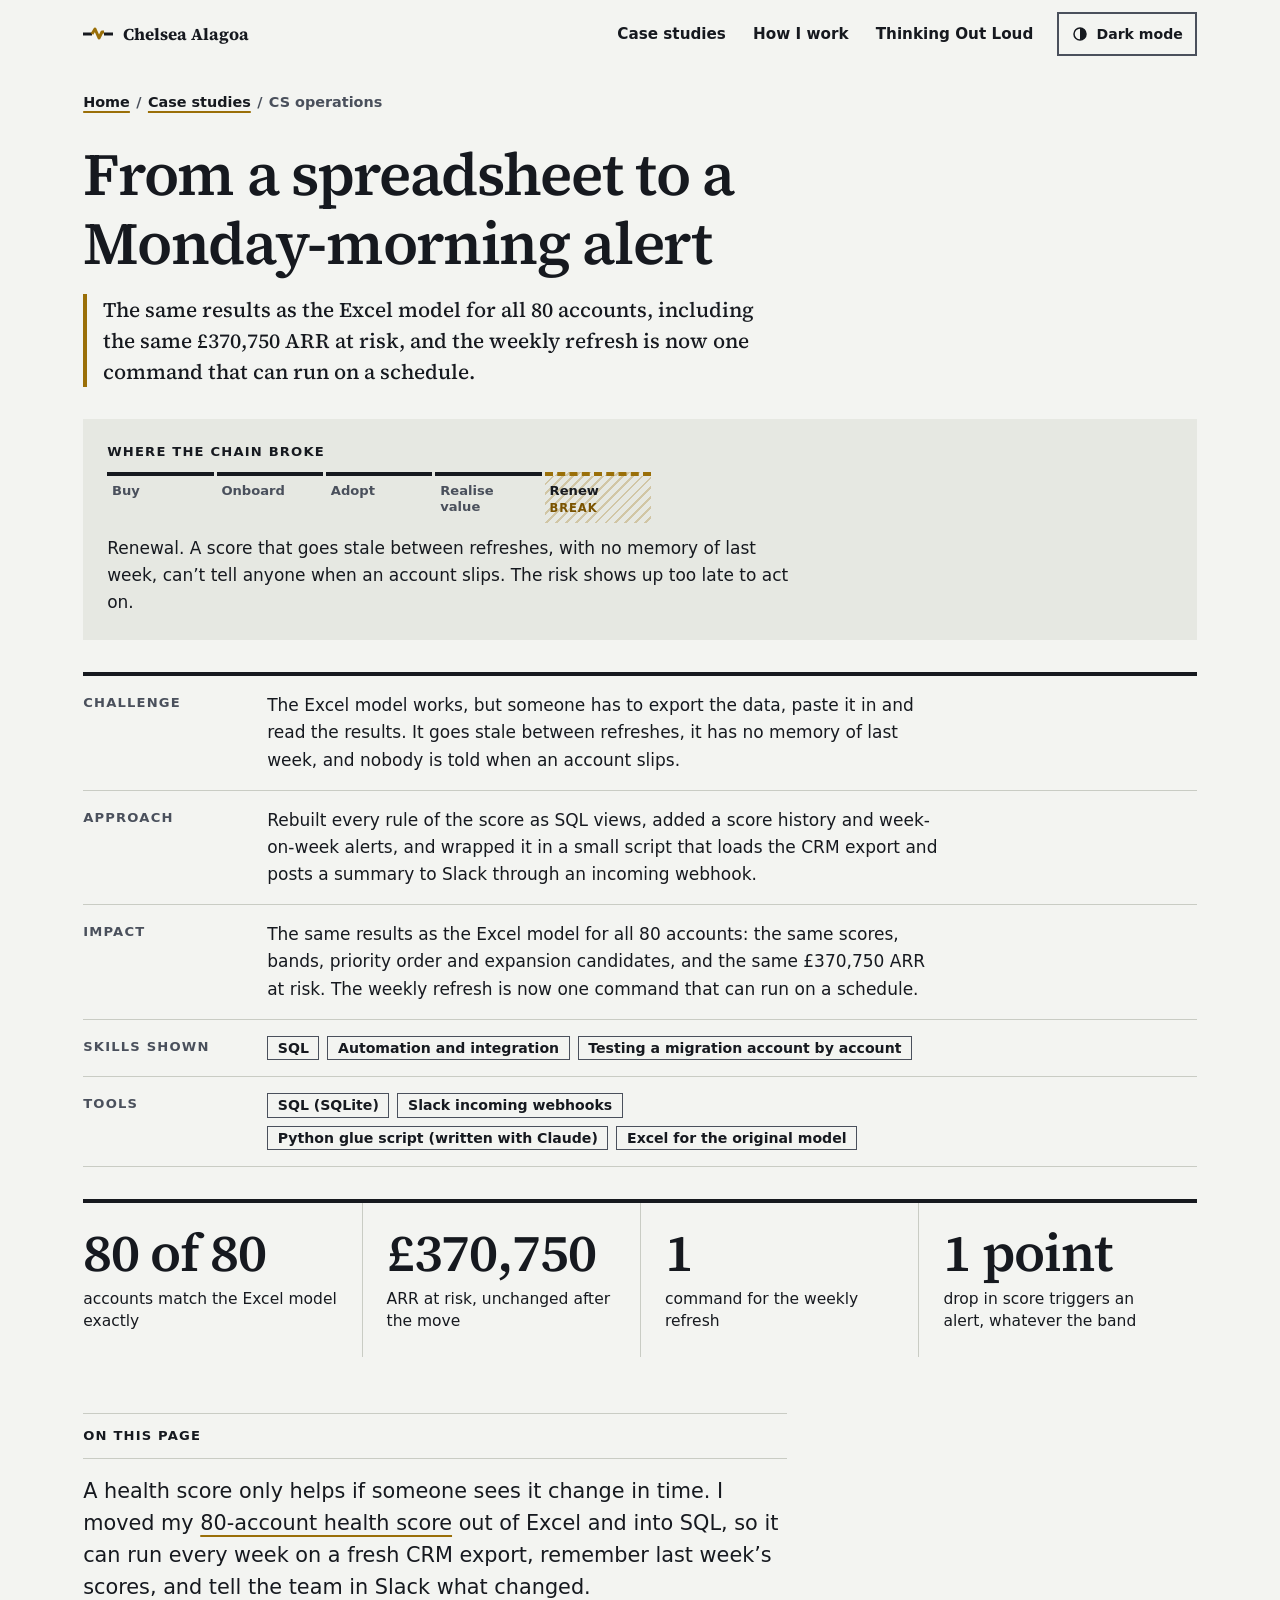
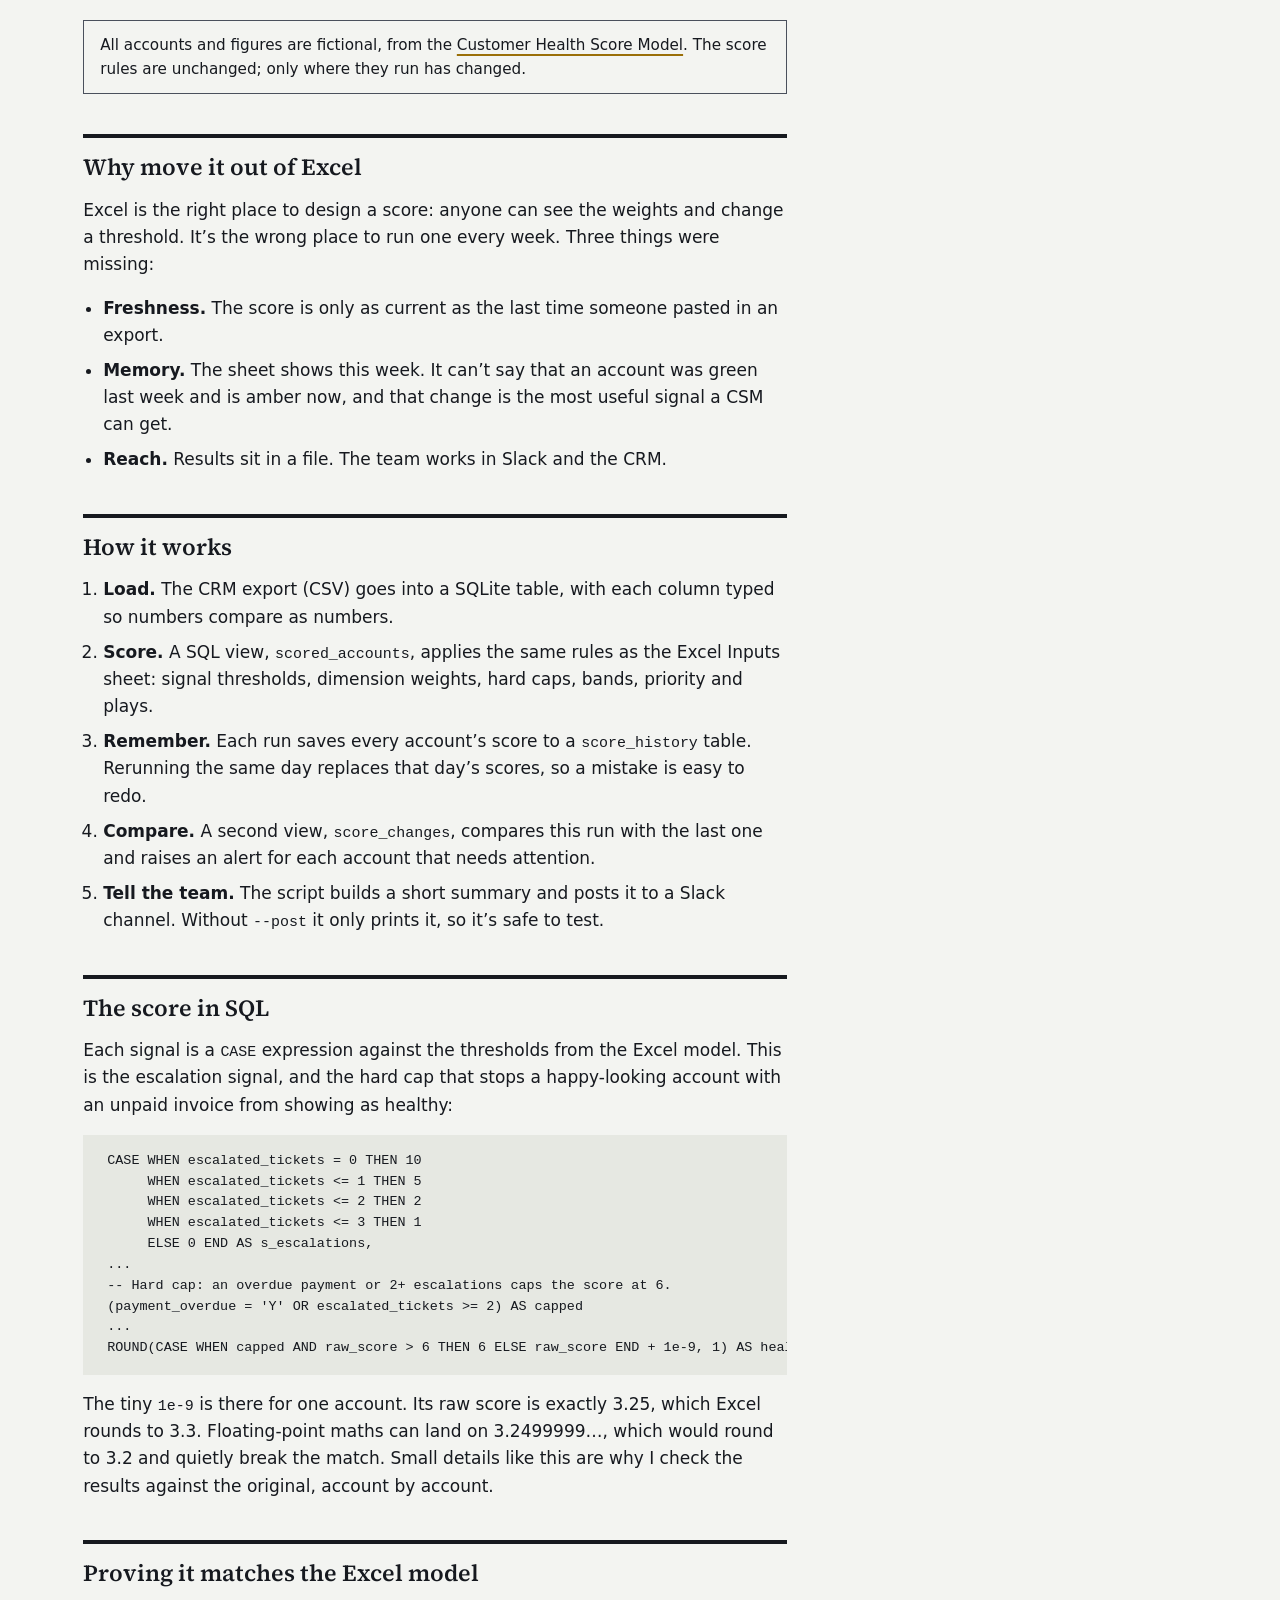
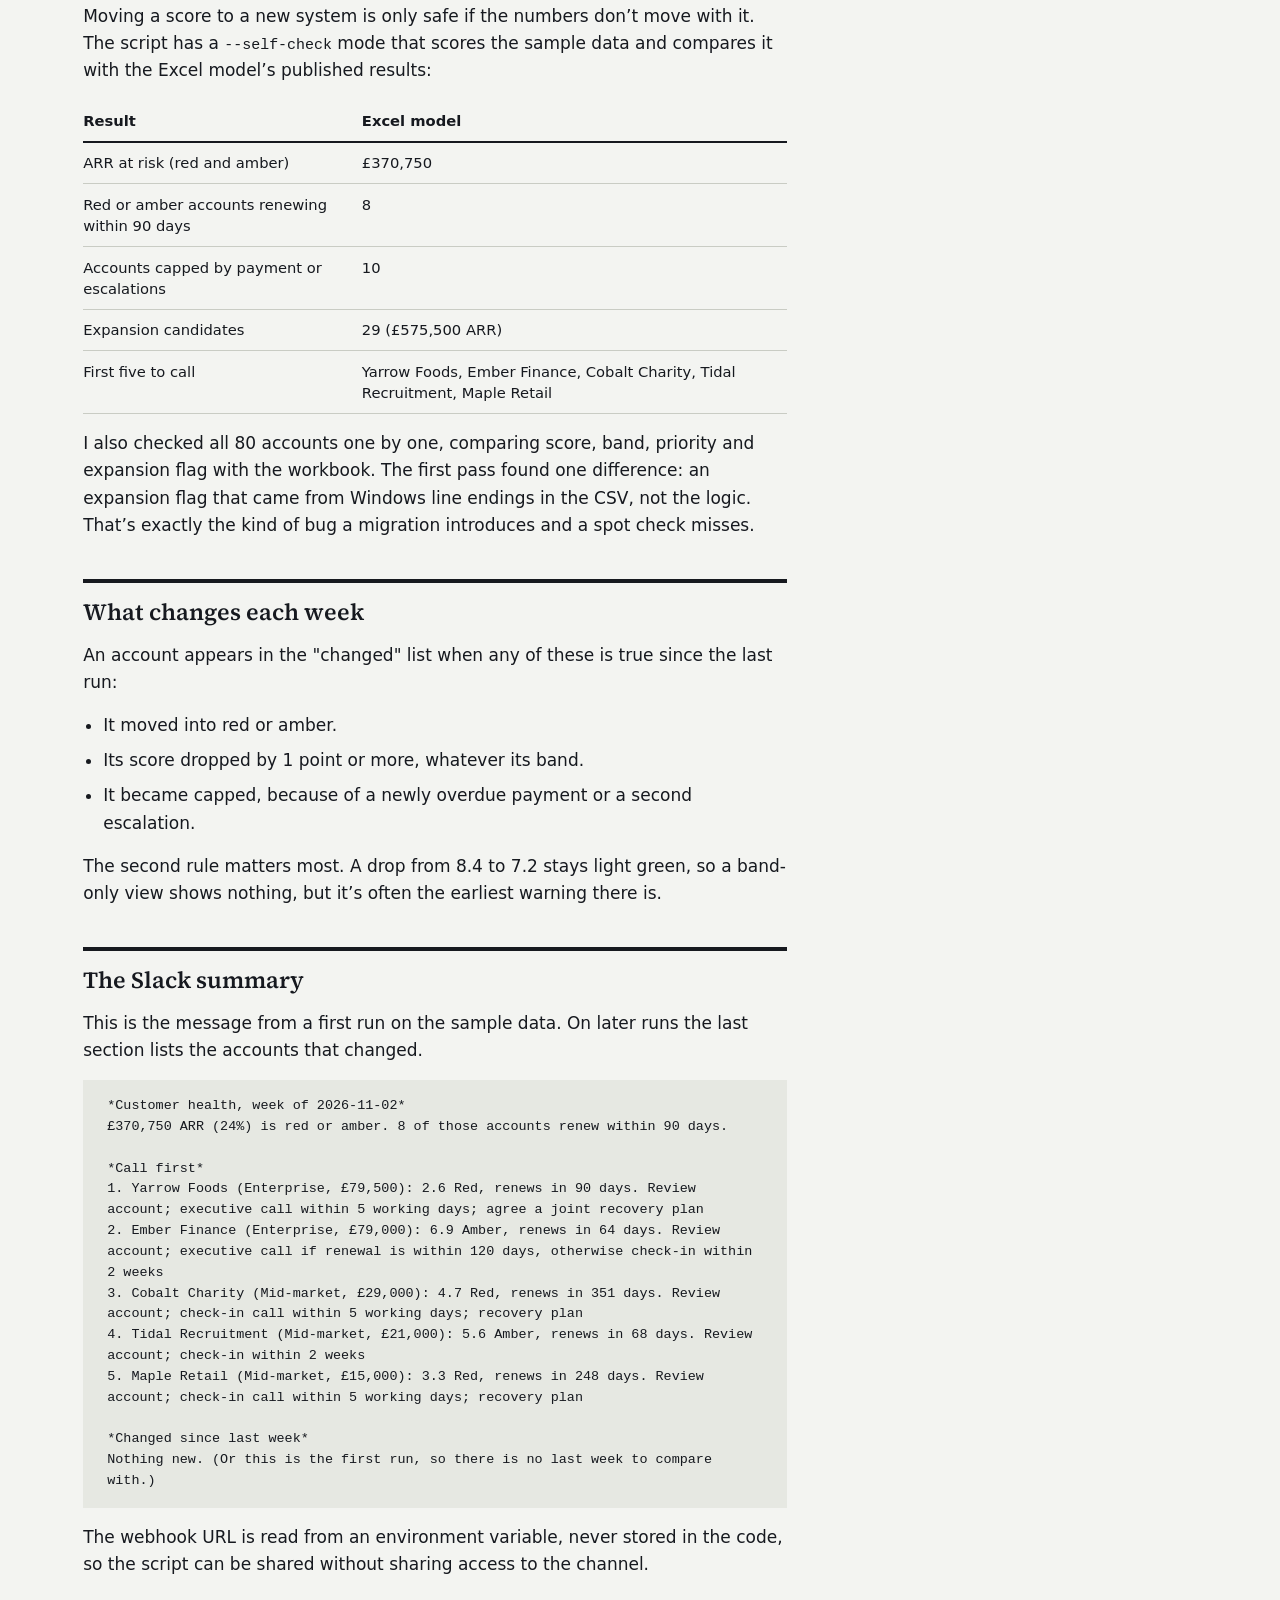
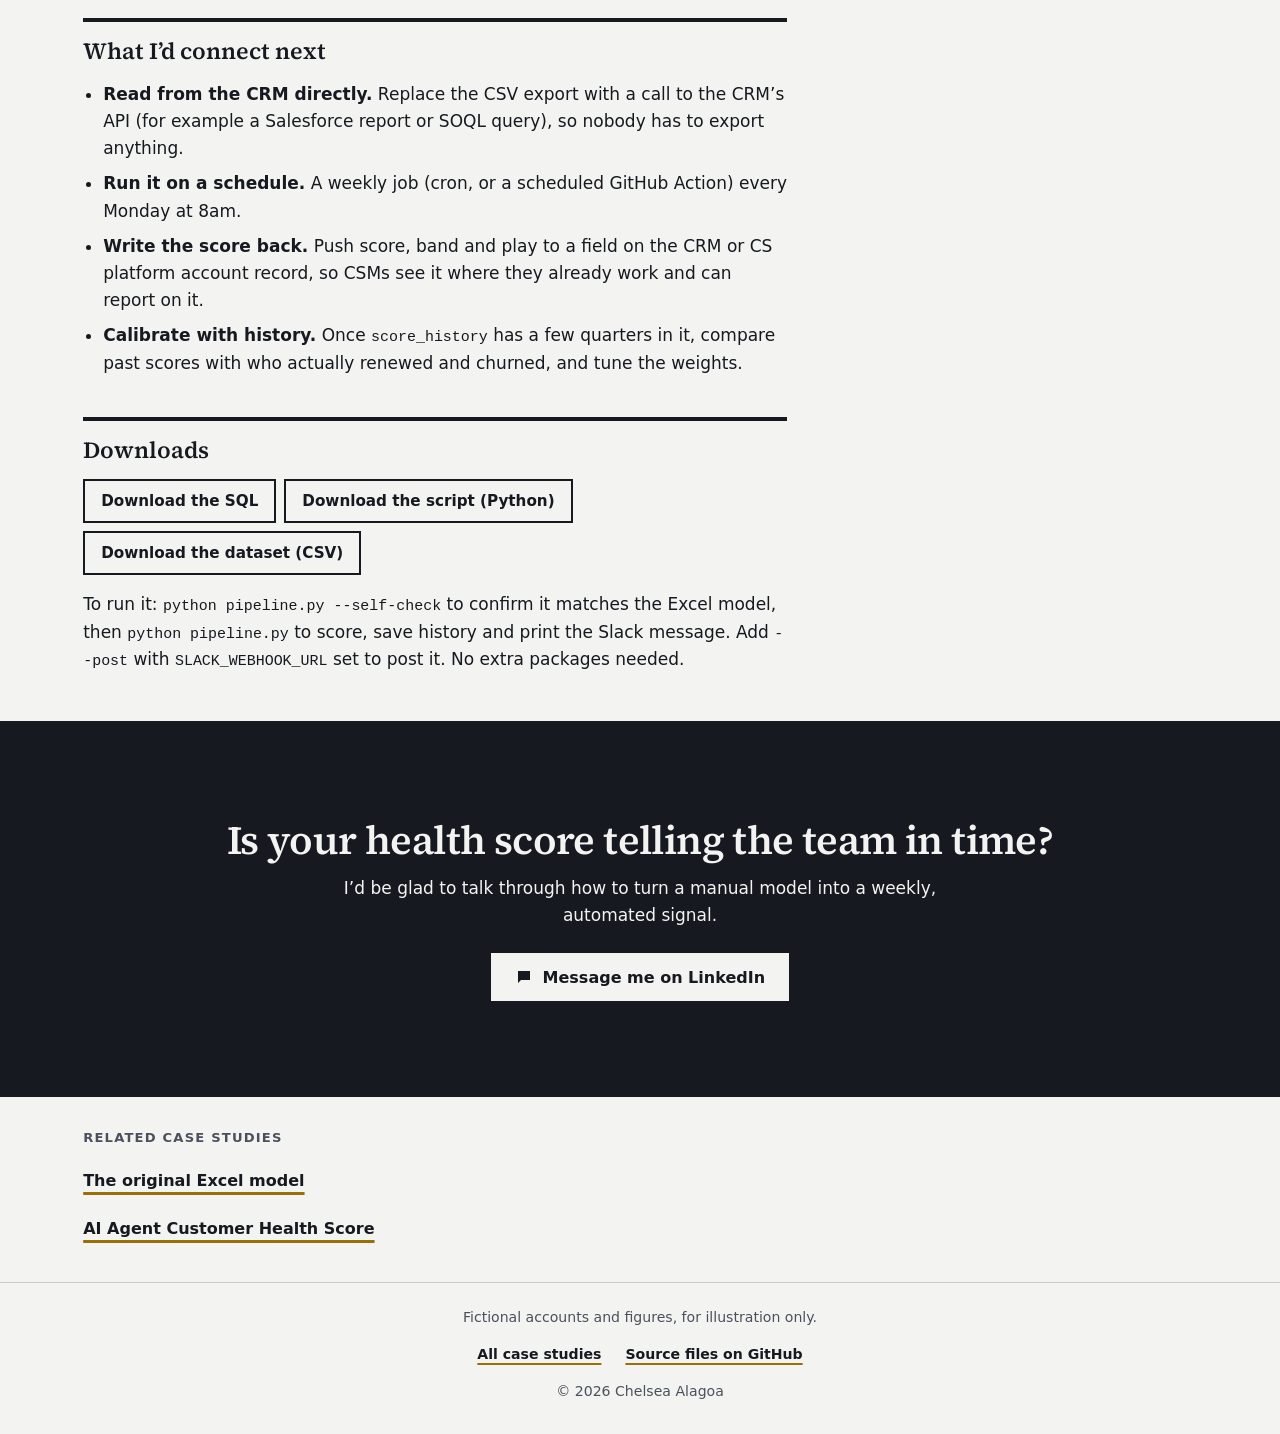
<file: cs-operations/health-score-pipeline/index.html>
<!doctype html>
<html lang="en-GB">
<head>
<meta charset="utf-8">
<meta name="viewport" content="width=device-width, initial-scale=1">
<title>From a spreadsheet to a Monday-morning alert | Chelsea Alagoa</title>
<meta name="description" content="A case study in CS operations: a customer health score moved out of a spreadsheet into SQL, with score history, week-on-week alerts and a Slack summary. Fictional accounts.">
<link rel="canonical" href="https://blkren.github.io/cs-operations/health-score-pipeline/">
<meta property="og:type" content="article">
<meta property="og:site_name" content="Chelsea Alagoa">
<meta property="og:locale" content="en_GB">
<meta property="og:url" content="https://blkren.github.io/cs-operations/health-score-pipeline/">
<meta property="og:title" content="From a spreadsheet to a Monday-morning alert | Chelsea Alagoa">
<meta property="og:description" content="A case study in CS operations: a customer health score moved out of a spreadsheet into SQL, with score history, week-on-week alerts and a Slack summary. Fictional accounts.">
<meta property="og:image" content="https://blkren.github.io/assets/img/og-chain.png">
<meta property="og:image:width" content="1200">
<meta property="og:image:height" content="630">
<meta property="og:image:alt" content="Chelsea Alagoa. A value chain line with a gold seam repairing the break.">
<meta name="twitter:card" content="summary_large_image">
<meta name="color-scheme" content="light dark">
<link rel="icon" href="../../assets/img/favicon.svg" type="image/svg+xml">
<link rel="preload" href="../../assets/fonts/source-serif-4-latin-wght.woff2" as="font" type="font/woff2" crossorigin>
<link rel="stylesheet" href="../../assets/css/site.css?v=20261120c">
<script>document.documentElement.classList.add('js');try{var t=localStorage.getItem('theme');if(t==='dark'||t==='light')document.documentElement.setAttribute('data-theme',t)}catch(e){}</script>
<script src="../../assets/js/site.js?v=20261120c" defer></script>
</head>
<body id="top">
<div class="progress" aria-hidden="true"><i data-progress></i></div>
<a class="skip" href="#main">Skip to main content</a>
<header class="site-header">
  <div class="shell site-header__inner">
    <a class="brand" href="../../"><svg viewBox="0 0 30 14" aria-hidden="true" focusable="false"><path d="M0 7h9" stroke="currentColor" stroke-width="3"/><path d="M9 7l3-5 4 9 3-6h2" fill="none" stroke="var(--seam)" stroke-width="3" stroke-linejoin="round"/><path d="M21 7h9" stroke="currentColor" stroke-width="3"/></svg>Chelsea Alagoa</a>
    <button class="theme-toggle" type="button" data-theme-toggle aria-pressed="false" hidden><svg viewBox="0 0 24 24" aria-hidden="true" focusable="false"><circle cx="12" cy="12" r="8" fill="none" stroke="currentColor" stroke-width="2"/><path d="M12 4a8 8 0 0 1 0 16z" fill="currentColor"/></svg><span class="theme-toggle__text">Dark mode</span></button>
    <nav class="site-nav" aria-label="Main">
      <ul>
        <li><a href="../../#case-studies">Case studies</a></li>
        <li><a href="../../#how">How I work</a></li>
        <li><a href="../../thinking-out-loud/">Thinking Out Loud</a></li>
      </ul>
    </nav>
  </div>
</header>
<main id="main">
<article>
  <div class="shell cs-top">
    <nav class="crumbs" aria-label="Breadcrumb"><ol><li><a href="../../">Home</a></li><li><a href="../../#case-studies">Case studies</a></li><li>CS operations</li></ol></nav>
    <h1>From a spreadsheet to a Monday-morning alert</h1>
    <p class="sowhat">The same results as the Excel model for all 80 accounts, including the same £370,750 ARR at risk, and the weekly refresh is now one command that can run on a schedule.</p>
  </div>
  <div class="shell">
    <section class="broke" aria-labelledby="broke-title">
      <h2 id="broke-title">Where the chain broke</h2>
      <ol class="stages" aria-label="Value chain stages, with the break marked"><li>Buy</li><li>Onboard</li><li>Adopt</li><li>Realise value</li><li class="is-break">Renew<span class="visually-hidden"> (where it broke)</span></li></ol>
      <p>Renewal. A score that goes stale between refreshes, with no memory of last week, can’t tell anyone when an account slips. The risk shows up too late to act on.</p>
    </section>
  </div>
  <div class="shell glance">
    <section aria-labelledby="glance-title">
      <h2 id="glance-title" class="visually-hidden">At a glance</h2>
      <dl class="sum">
        <div><dt>Challenge</dt><dd>The Excel model works, but someone has to export the data, paste it in and read the results. It goes stale between refreshes, it has no memory of last week, and nobody is told when an account slips.</dd></div>
        <div><dt>Approach</dt><dd>Rebuilt every rule of the score as SQL views, added a score history and week-on-week alerts, and wrapped it in a small script that loads the CRM export and posts a summary to Slack through an incoming webhook.</dd></div>
        <div><dt>Impact</dt><dd>The same results as the Excel model for all 80 accounts: the same scores, bands, priority order and expansion candidates, and the same £370,750 ARR at risk. The weekly refresh is now one command that can run on a schedule.</dd></div>
        <div><dt>Skills shown</dt><dd><ul><li>SQL</li><li>Automation and integration</li><li>Testing a migration account by account</li></ul></dd></div>
        <div><dt>Tools</dt><dd><ul><li>SQL (SQLite)</li><li>Slack incoming webhooks</li><li>Python glue script (written with Claude)</li><li>Excel for the original model</li></ul></dd></div>
      </dl>
    </section>
    <ul class="figures" aria-label="Key figures"><li class="figure"><p class="figure__n">80 of 80</p><p class="figure__t">accounts match the Excel model exactly</p></li><li class="figure"><p class="figure__n">£370,750</p><p class="figure__t">ARR at risk, unchanged after the move</p></li><li class="figure"><p class="figure__n">1</p><p class="figure__t">command for the weekly refresh</p></li><li class="figure"><p class="figure__n">1 point</p><p class="figure__t">drop in score triggers an alert, whatever the band</p></li></ul>
  </div>
  <div class="shell">
    <details class="toc"><summary>On this page</summary><ol><li><a href="#why-move-it-out-of-excel">Why move it out of Excel</a></li><li><a href="#how-it-works">How it works</a></li><li><a href="#the-score-in-sql">The score in SQL</a></li><li><a href="#proving-it-matches-the-excel-model">Proving it matches the Excel model</a></li><li><a href="#what-changes-each-week">What changes each week</a></li><li><a href="#the-slack-summary">The Slack summary</a></li><li><a href="#what-i-d-connect-next">What I’d connect next</a></li><li><a href="#downloads">Downloads</a></li></ol></details>
    <div class="prose">
<p class="lede">A health score only helps if someone sees it change in time. I moved my <a href="../../retention-and-churn/health-score-model/">80-account health score</a> out of Excel and into SQL, so it can run every week on a fresh CRM export, remember last week’s scores, and tell the team in Slack what changed.</p>
<p class="note">All accounts and figures are fictional, from the <a href="../../retention-and-churn/health-score-model/">Customer Health Score Model</a>. The score rules are unchanged; only where they run has changed.</p>

<h2 id="why-move-it-out-of-excel">Why move it out of Excel</h2>
<p>Excel is the right place to design a score: anyone can see the weights and change a threshold. It’s the wrong place to run one every week. Three things were missing:</p>
<ul>
  <li><strong>Freshness.</strong> The score is only as current as the last time someone pasted in an export.</li>
  <li><strong>Memory.</strong> The sheet shows this week. It can’t say that an account was green last week and is amber now, and that change is the most useful signal a CSM can get.</li>
  <li><strong>Reach.</strong> Results sit in a file. The team works in Slack and the CRM.</li>
</ul>

<h2 id="how-it-works">How it works</h2>
<ol>
  <li><strong>Load.</strong> The CRM export (CSV) goes into a SQLite table, with each column typed so numbers compare as numbers.</li>
  <li><strong>Score.</strong> A SQL view, <code>scored_accounts</code>, applies the same rules as the Excel Inputs sheet: signal thresholds, dimension weights, hard caps, bands, priority and plays.</li>
  <li><strong>Remember.</strong> Each run saves every account’s score to a <code>score_history</code> table. Rerunning the same day replaces that day’s scores, so a mistake is easy to redo.</li>
  <li><strong>Compare.</strong> A second view, <code>score_changes</code>, compares this run with the last one and raises an alert for each account that needs attention.</li>
  <li><strong>Tell the team.</strong> The script builds a short summary and posts it to a Slack channel. Without <code>--post</code> it only prints it, so it’s safe to test.</li>
</ol>

<h2 id="the-score-in-sql">The score in SQL</h2>
<p>Each signal is a <code>CASE</code> expression against the thresholds from the Excel model. This is the escalation signal, and the hard cap that stops a happy-looking account with an unpaid invoice from showing as healthy:</p>
<pre tabindex="0">CASE WHEN escalated_tickets = 0 THEN 10
     WHEN escalated_tickets &lt;= 1 THEN 5
     WHEN escalated_tickets &lt;= 2 THEN 2
     WHEN escalated_tickets &lt;= 3 THEN 1
     ELSE 0 END AS s_escalations,
...
-- Hard cap: an overdue payment or 2+ escalations caps the score at 6.
(payment_overdue = 'Y' OR escalated_tickets &gt;= 2) AS capped
...
ROUND(CASE WHEN capped AND raw_score &gt; 6 THEN 6 ELSE raw_score END + 1e-9, 1) AS health_score</pre>
<p>The tiny <code>1e-9</code> is there for one account. Its raw score is exactly 3.25, which Excel rounds to 3.3. Floating-point maths can land on 3.2499999…, which would round to 3.2 and quietly break the match. Small details like this are why I check the results against the original, account by account.</p>

<h2 id="proving-it-matches-the-excel-model">Proving it matches the Excel model</h2>
<p>Moving a score to a new system is only safe if the numbers don’t move with it. The script has a <code>--self-check</code> mode that scores the sample data and compares it with the Excel model’s published results:</p>
<div class="wrap" tabindex="0" role="region" aria-label="Table: Result, Excel model">
<table>
  <thead><tr><th>Result</th><th>Excel model</th></tr></thead>
  <tbody>
    <tr><td>ARR at risk (red and amber)</td><td>£370,750</td></tr>
    <tr><td>Red or amber accounts renewing within 90 days</td><td>8</td></tr>
    <tr><td>Accounts capped by payment or escalations</td><td>10</td></tr>
    <tr><td>Expansion candidates</td><td>29 (£575,500 ARR)</td></tr>
    <tr><td>First five to call</td><td>Yarrow Foods, Ember Finance, Cobalt Charity, Tidal Recruitment, Maple Retail</td></tr>
  </tbody>
</table>
</div>
<p>I also checked all 80 accounts one by one, comparing score, band, priority and expansion flag with the workbook. The first pass found one difference: an expansion flag that came from Windows line endings in the CSV, not the logic. That’s exactly the kind of bug a migration introduces and a spot check misses.</p>

<h2 id="what-changes-each-week">What changes each week</h2>
<p>An account appears in the "changed" list when any of these is true since the last run:</p>
<ul>
  <li>It moved into red or amber.</li>
  <li>Its score dropped by 1 point or more, whatever its band.</li>
  <li>It became capped, because of a newly overdue payment or a second escalation.</li>
</ul>
<p>The second rule matters most. A drop from 8.4 to 7.2 stays light green, so a band-only view shows nothing, but it’s often the earliest warning there is.</p>

<h2 id="the-slack-summary">The Slack summary</h2>
<p>This is the message from a first run on the sample data. On later runs the last section lists the accounts that changed.</p>
<pre class="message" tabindex="0">*Customer health, week of 2026-11-02*
£370,750 ARR (24%) is red or amber. 8 of those accounts renew within 90 days.

*Call first*
1. Yarrow Foods (Enterprise, £79,500): 2.6 Red, renews in 90 days. Review account; executive call within 5 working days; agree a joint recovery plan
2. Ember Finance (Enterprise, £79,000): 6.9 Amber, renews in 64 days. Review account; executive call if renewal is within 120 days, otherwise check-in within 2 weeks
3. Cobalt Charity (Mid-market, £29,000): 4.7 Red, renews in 351 days. Review account; check-in call within 5 working days; recovery plan
4. Tidal Recruitment (Mid-market, £21,000): 5.6 Amber, renews in 68 days. Review account; check-in within 2 weeks
5. Maple Retail (Mid-market, £15,000): 3.3 Red, renews in 248 days. Review account; check-in call within 5 working days; recovery plan

*Changed since last week*
Nothing new. (Or this is the first run, so there is no last week to compare with.)</pre>
<p>The webhook URL is read from an environment variable, never stored in the code, so the script can be shared without sharing access to the channel.</p>

<h2 id="what-i-d-connect-next">What I’d connect next</h2>
<ul>
  <li><strong>Read from the CRM directly.</strong> Replace the CSV export with a call to the CRM’s API (for example a Salesforce report or SOQL query), so nobody has to export anything.</li>
  <li><strong>Run it on a schedule.</strong> A weekly job (cron, or a scheduled GitHub Action) every Monday at 8am.</li>
  <li><strong>Write the score back.</strong> Push score, band and play to a field on the CRM or CS platform account record, so CSMs see it where they already work and can report on it.</li>
  <li><strong>Calibrate with history.</strong> Once <code>score_history</code> has a few quarters in it, compare past scores with who actually renewed and churned, and tune the weights.</li>
</ul>

<h2 id="downloads">Downloads</h2>
<p class="downloads">
  <a href="code/health_score.sql" download>Download the SQL</a>
  <a href="code/pipeline.py" download>Download the script (Python)</a>
  <a href="data/accounts.csv" download>Download the dataset (CSV)</a>
</p>
<p>To run it: <code>python pipeline.py --self-check</code> to confirm it matches the Excel model, then <code>python pipeline.py</code> to score, save history and print the Slack message. Add <code>--post</code> with <code>SLACK_WEBHOOK_URL</code> set to post it. No extra packages needed.</p>
    </div>
  </div>
</article>
<section class="cta" aria-labelledby="cta-title">
  <div class="shell">
    <div class="cta__text">
      <h2 id="cta-title">Is your health score telling the team in time?</h2>
      <p>I’d be glad to talk through how to turn a manual model into a weekly, automated signal.</p>
    </div>
    <a class="button" href="https://www.linkedin.com/in/chelseaalagoa/"><svg viewBox="0 0 24 24" aria-hidden="true" focusable="false"><path fill="currentColor" d="M4 4h16v12H8l-4 4z"/></svg>Message me on LinkedIn<span class="visually-hidden"> (opens LinkedIn)</span></a>
  </div>
</section>
<nav class="shell related" aria-labelledby="related-title">
  <h2 id="related-title" class="label">Related case studies</h2>
  <ul><li><a class="textlink" href="../../retention-and-churn/health-score-model/">The original Excel model</a></li><li><a class="textlink" href="../../retention-and-churn/ai-agent-health-score/">AI Agent Customer Health Score</a></li></ul>
</nav>
</main>
<footer class="site-footer">
  <div class="shell site-footer__inner">
    <p class="site-footer__note">Fictional accounts and figures, for illustration only.</p>
    <ul>
      <li><a href="../../#case-studies">All case studies</a></li>
      <li><a href="https://github.com/blkren/blkren.github.io">Source files on GitHub</a></li>
    </ul>
    <p class="site-footer__copy">&copy; 2026 Chelsea Alagoa</p>
  </div>
</footer>
<a class="to-top" href="#top" data-to-top><svg viewBox="0 0 24 24" aria-hidden="true" focusable="false"><path d="M12 19V5M5 12l7-7 7 7" fill="none" stroke="currentColor" stroke-width="2.5" stroke-linecap="square"/></svg><span class="visually-hidden">Back to top</span></a>
</body>
</html>
</file>
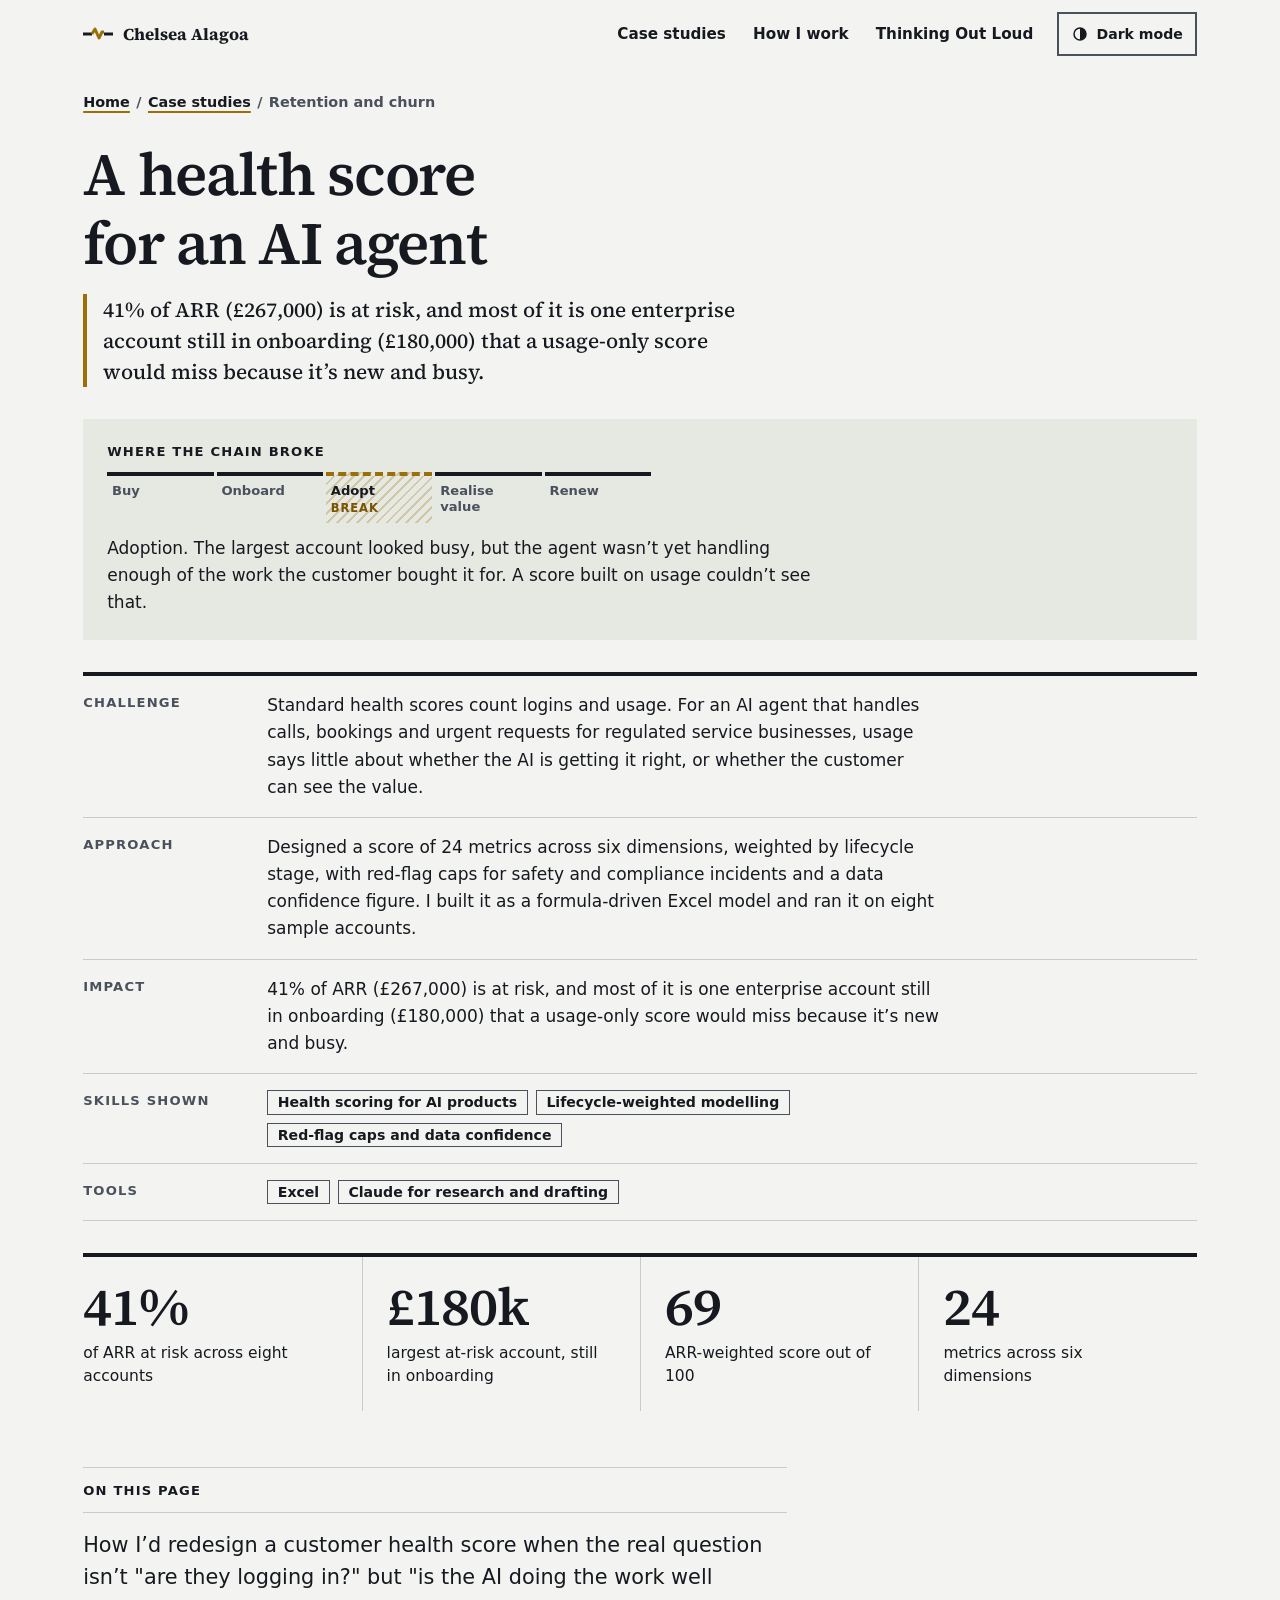
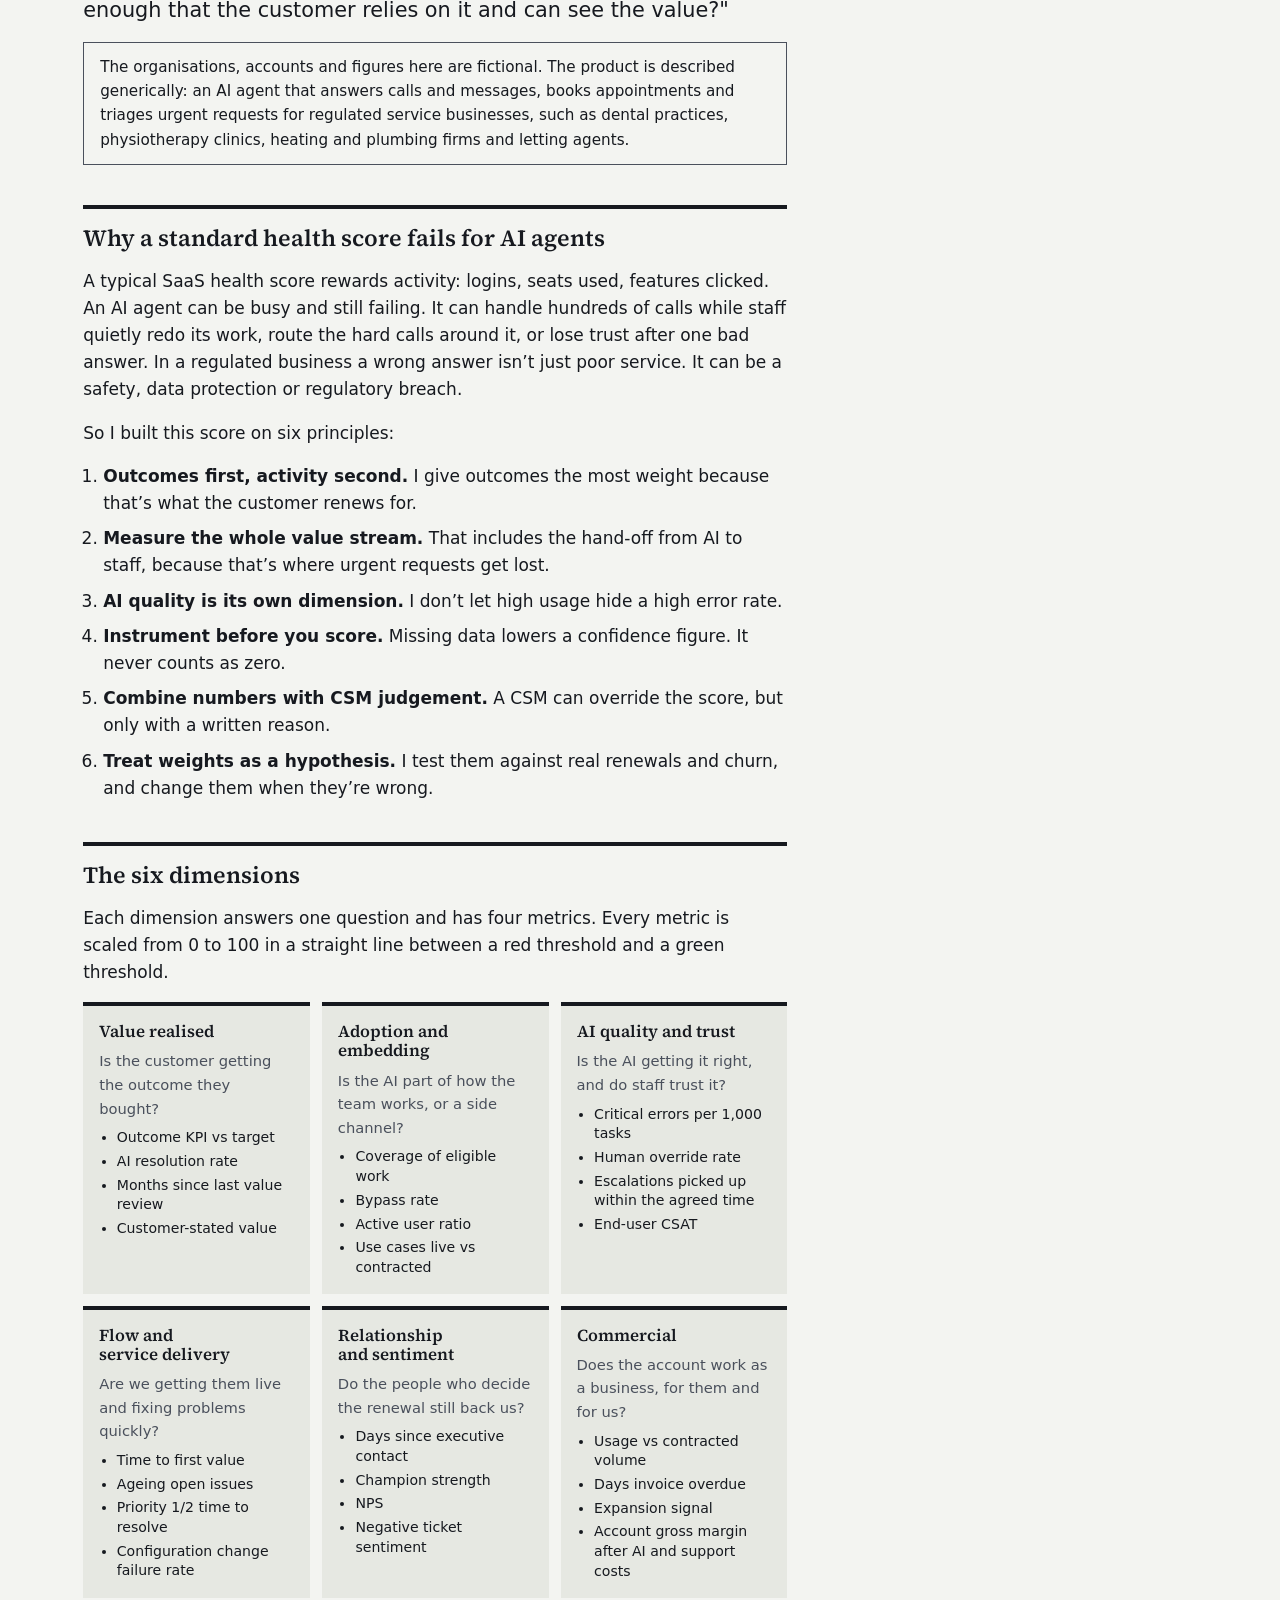
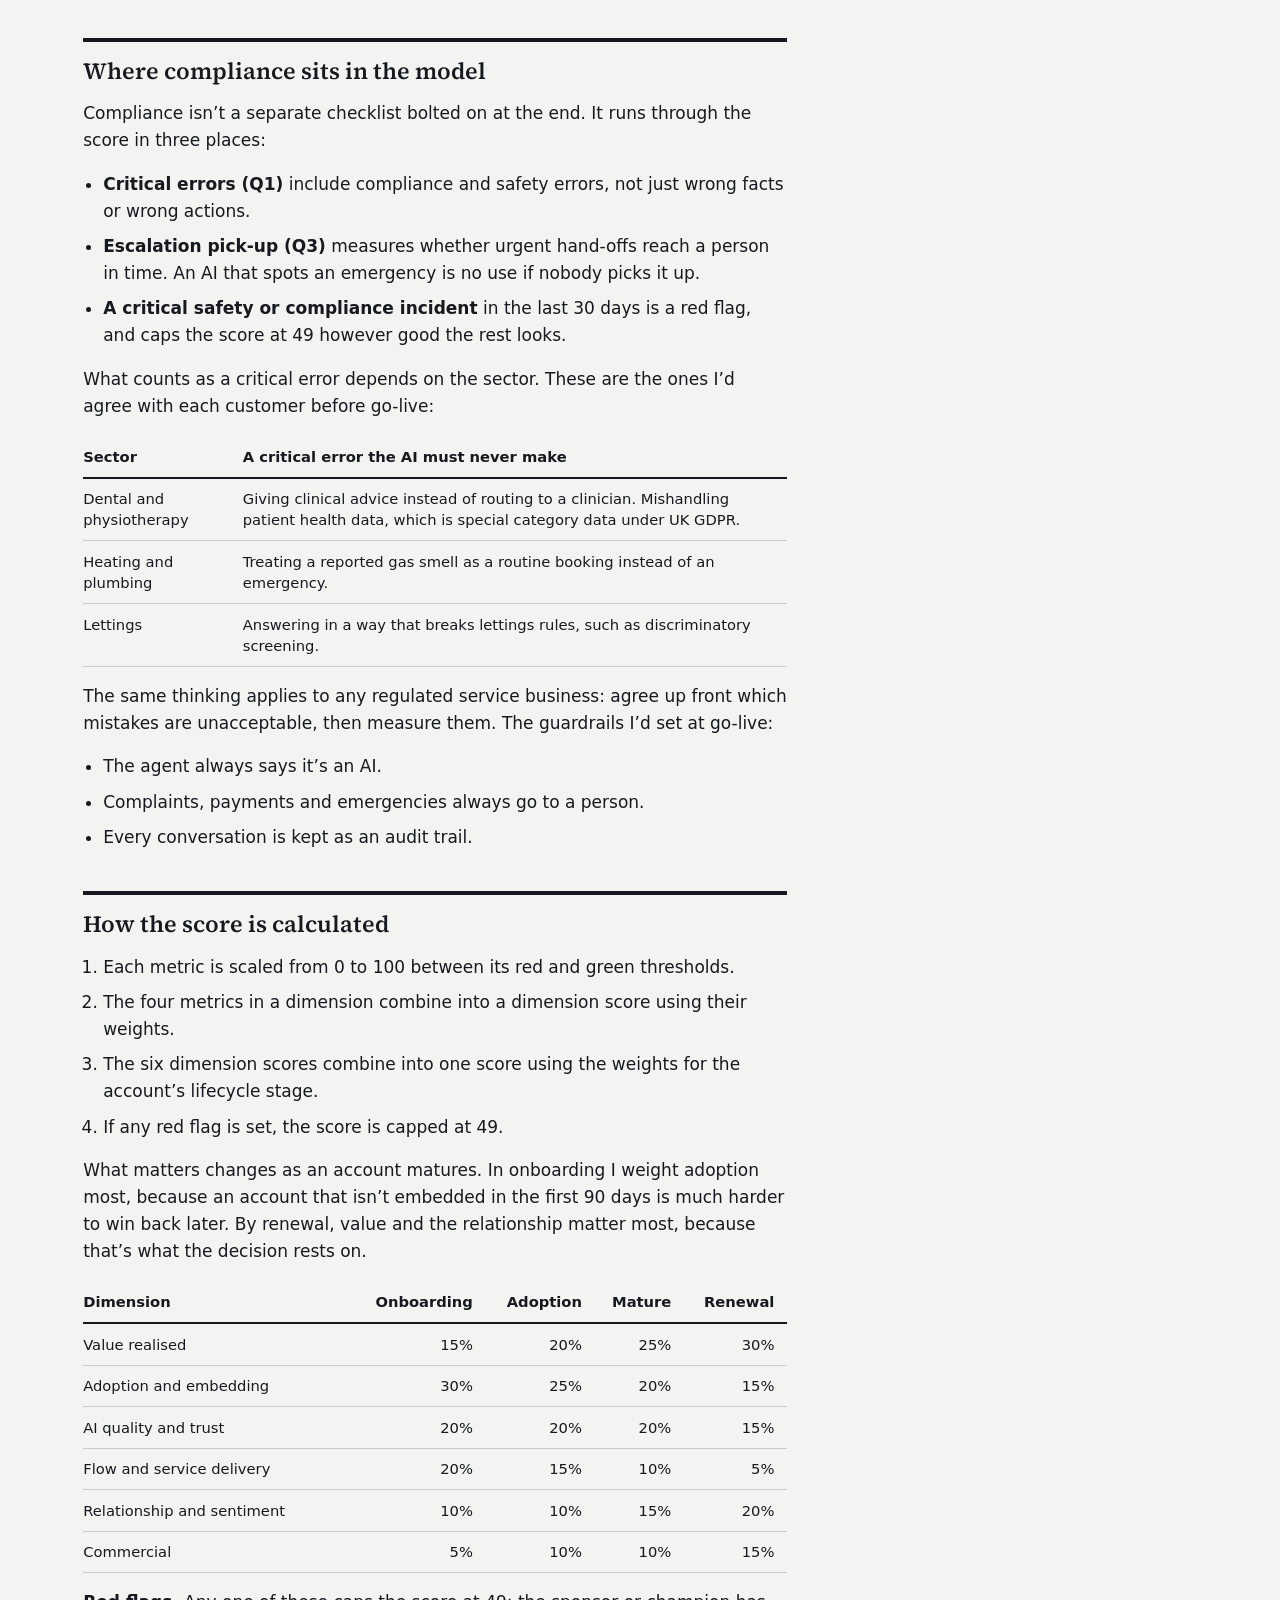
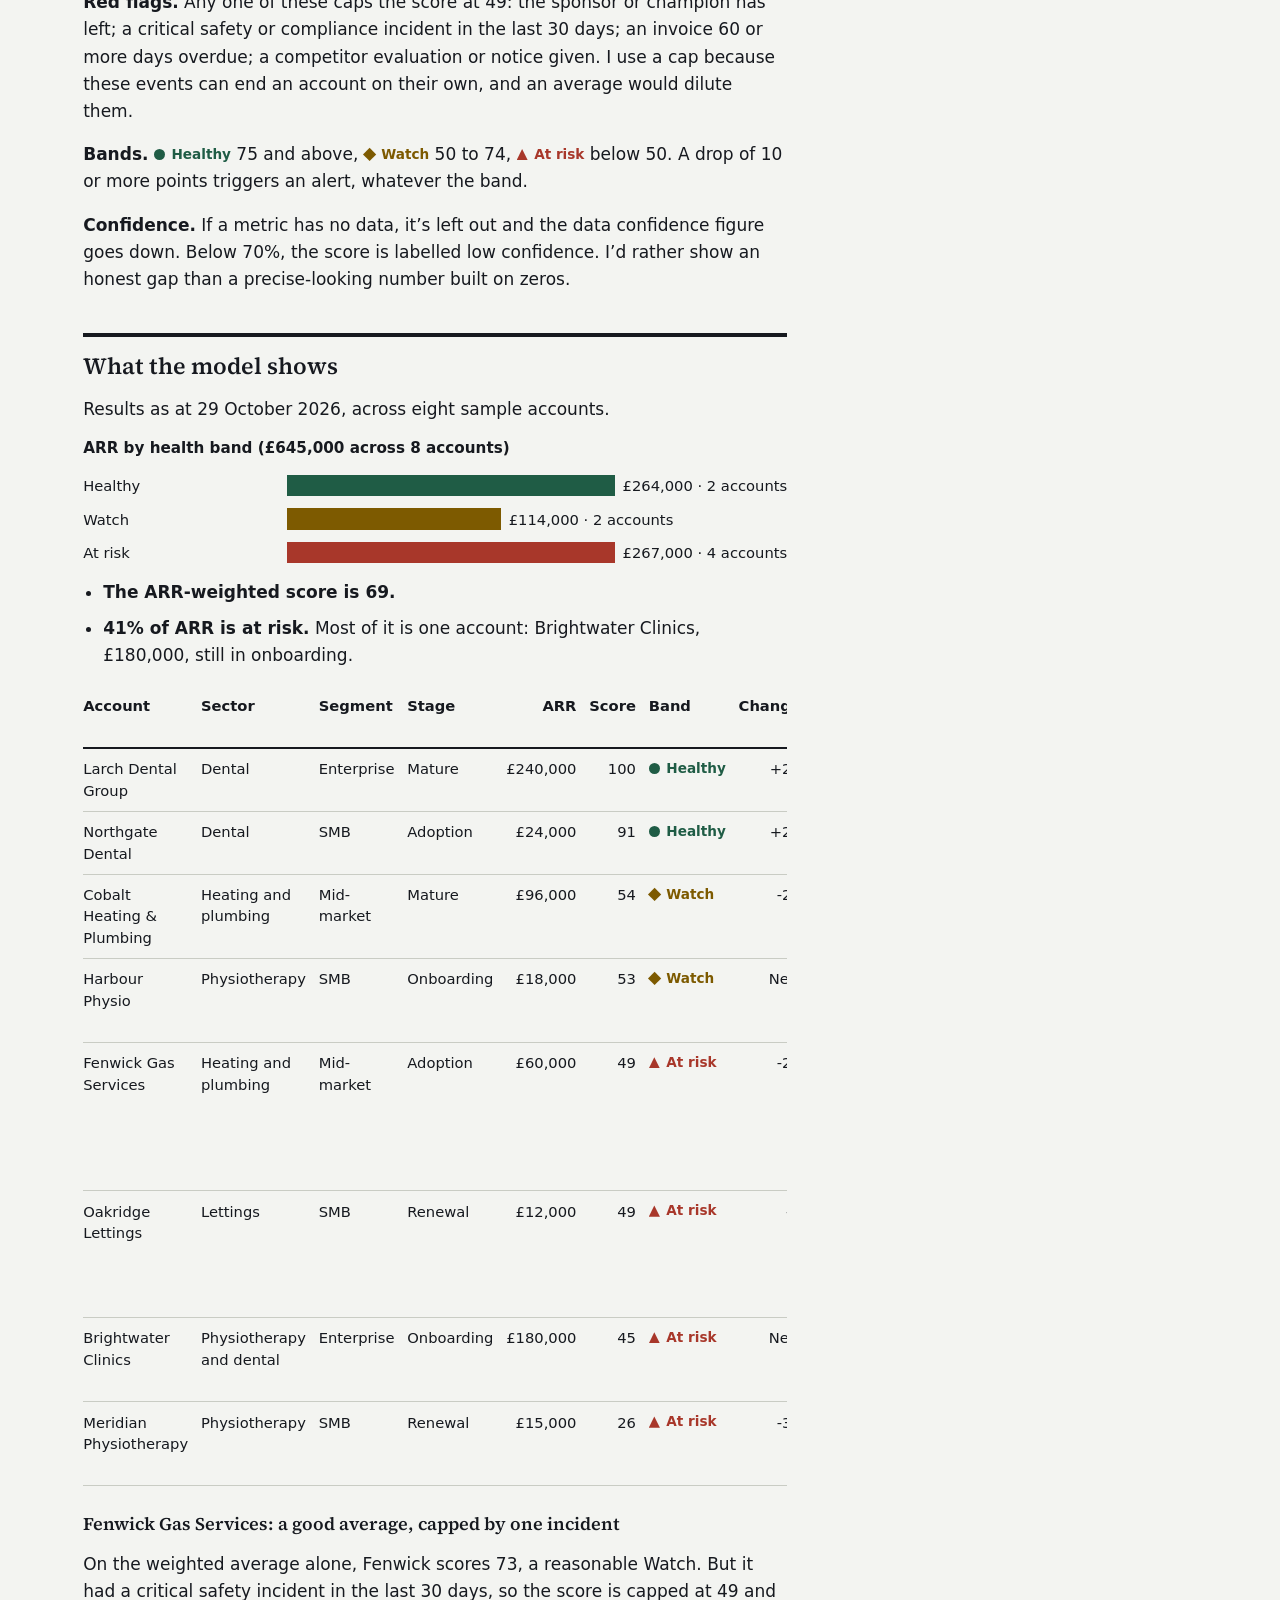
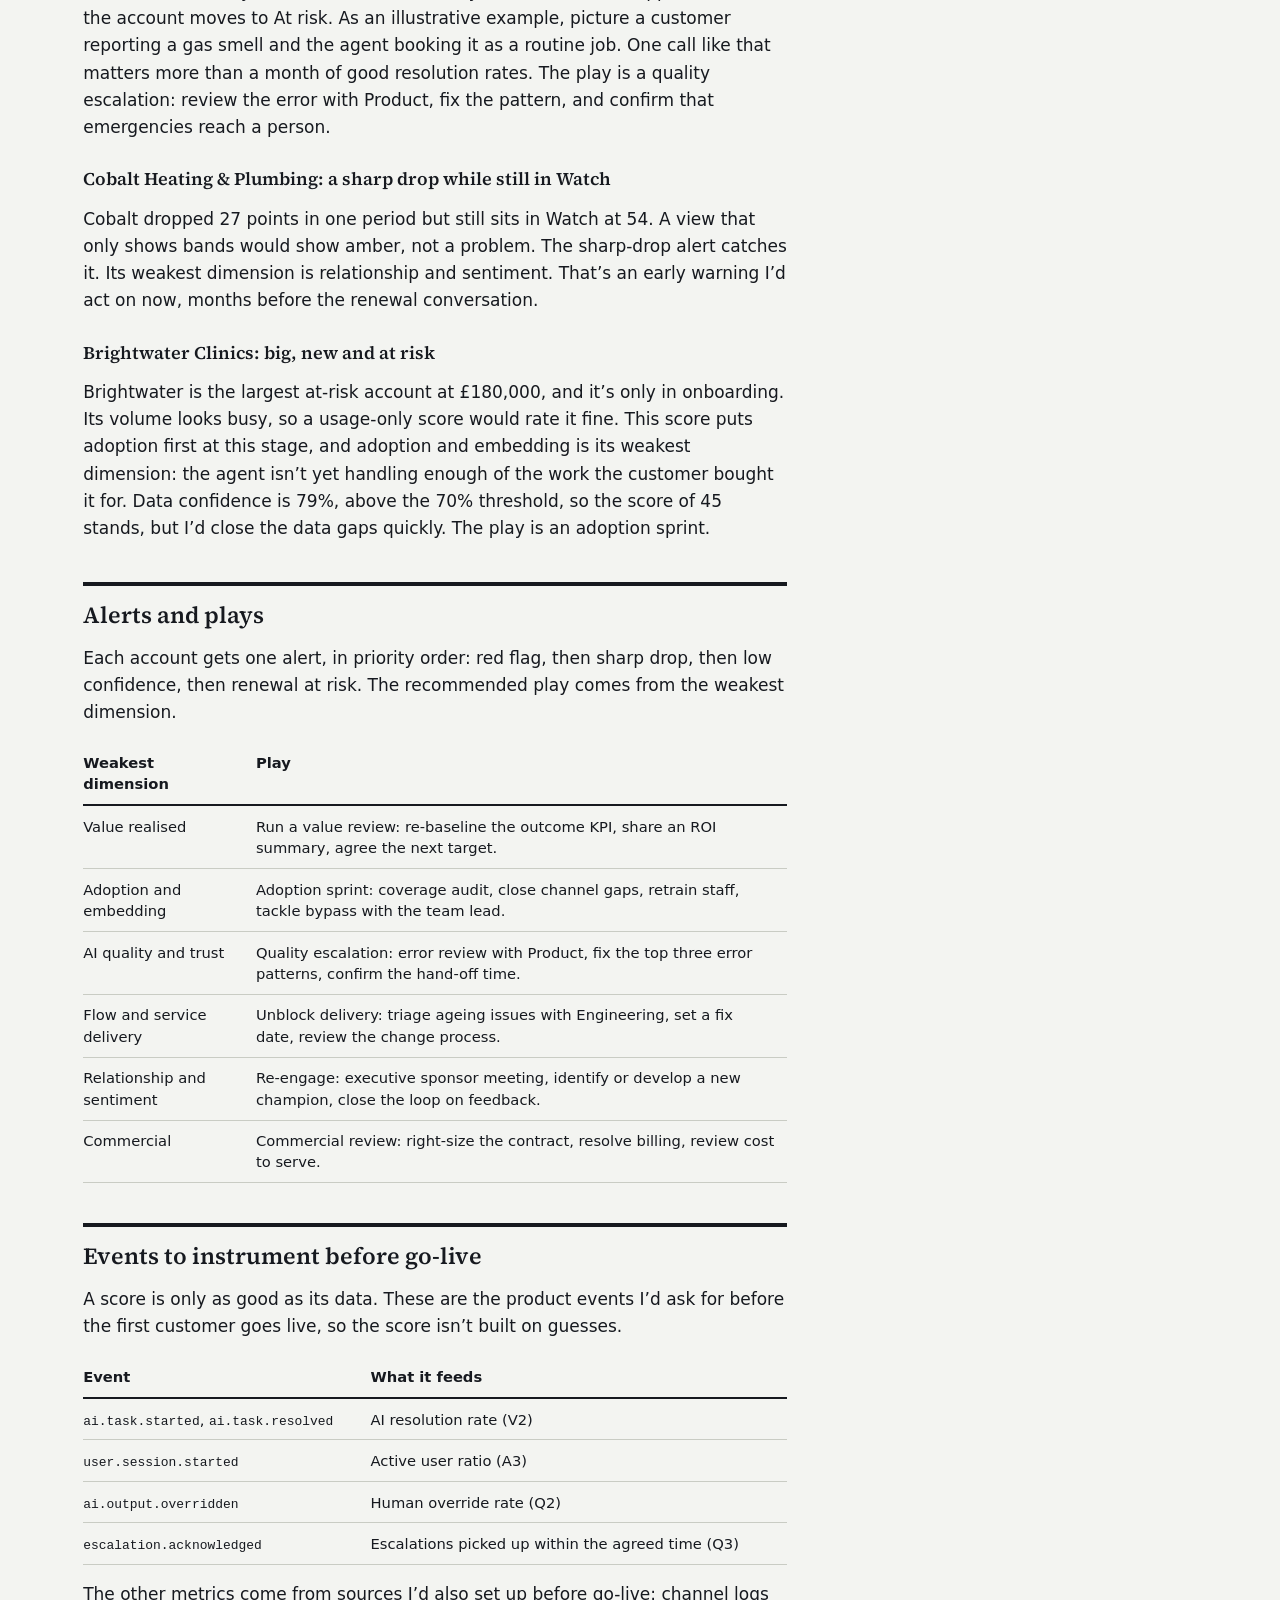
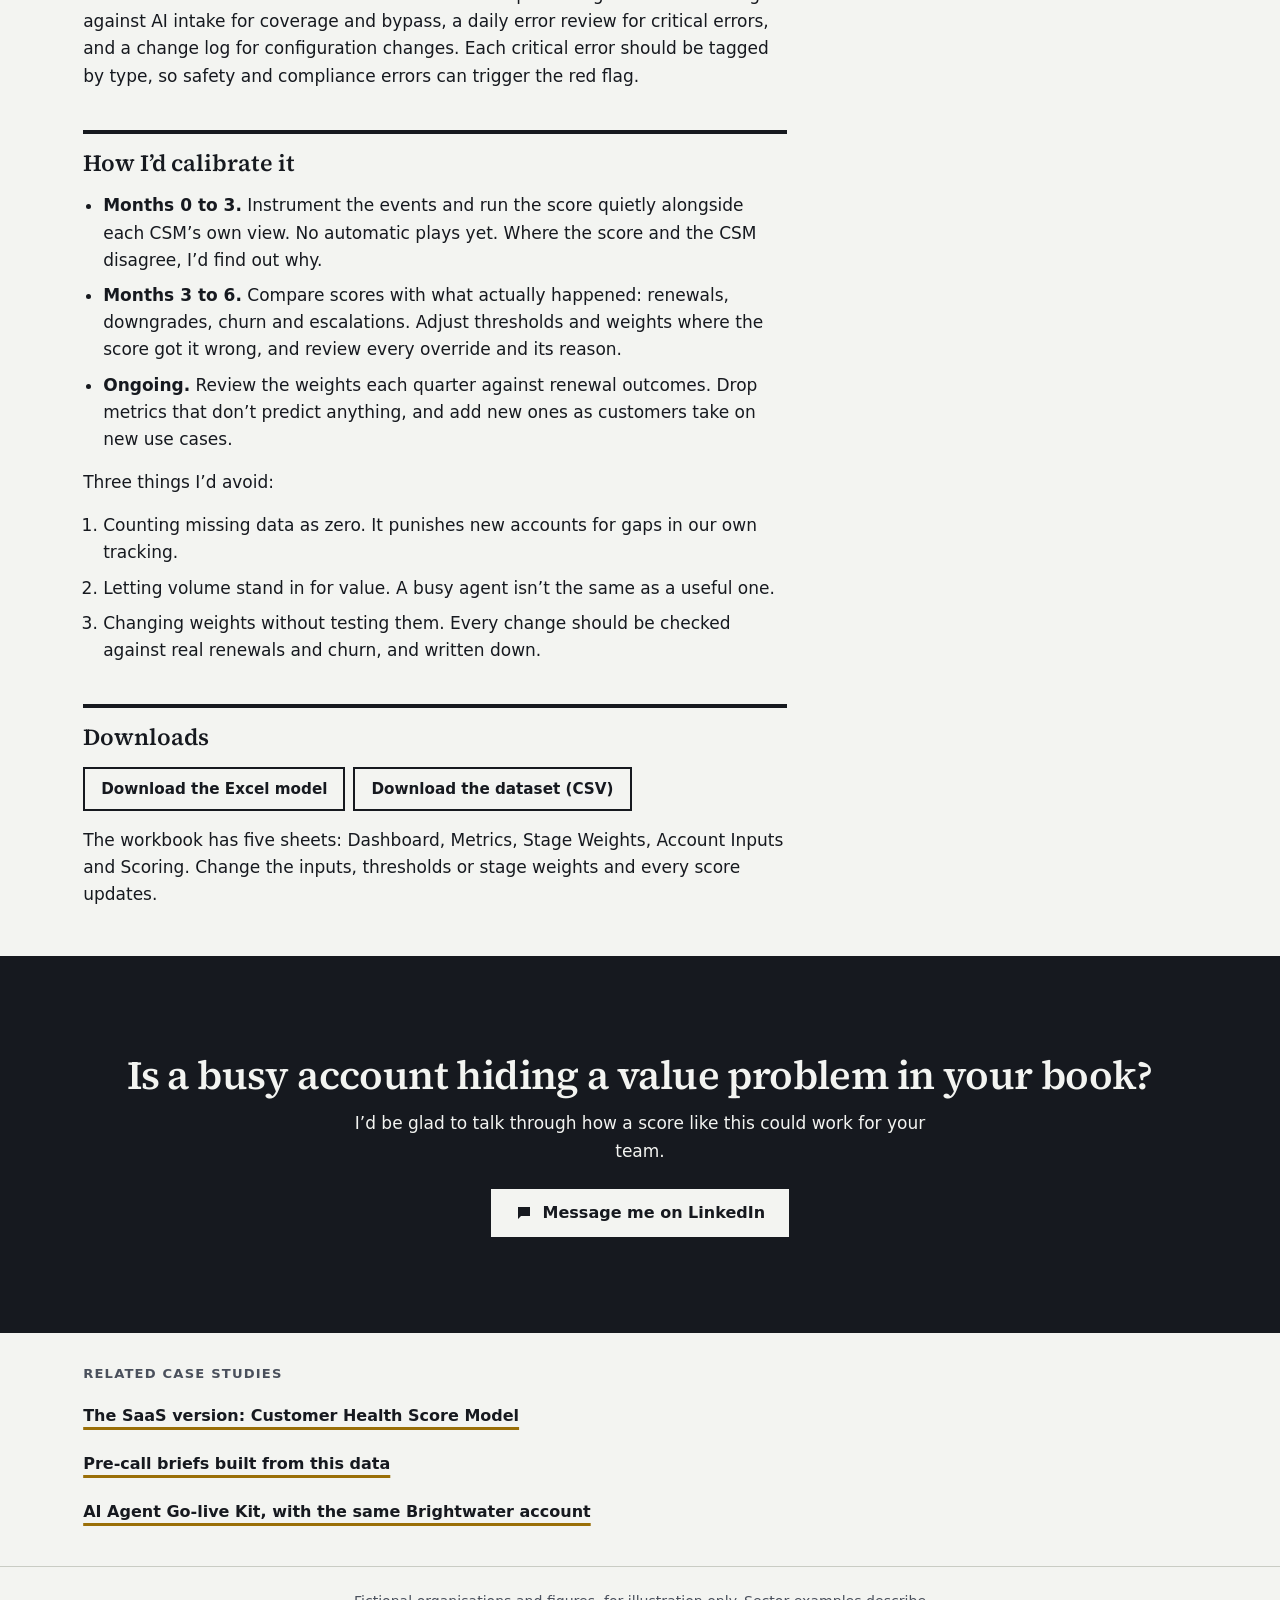
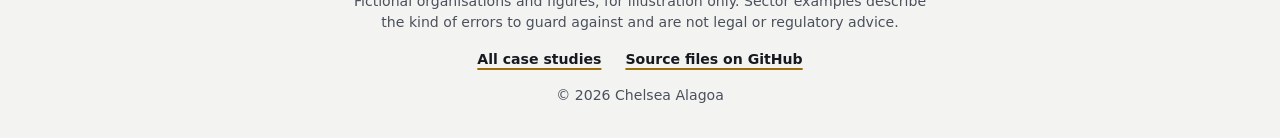
<file: retention-and-churn/ai-agent-health-score/index.html>
<!doctype html>
<html lang="en-GB">
<head>
<meta charset="utf-8">
<meta name="viewport" content="width=device-width, initial-scale=1">
<title>A health score for an AI agent | Chelsea Alagoa</title>
<meta name="description" content="A case study in retention: a customer health score for an AI agent product used by regulated service businesses, built on a fictional dataset.">
<link rel="canonical" href="https://blkren.github.io/retention-and-churn/ai-agent-health-score/">
<meta property="og:type" content="article">
<meta property="og:site_name" content="Chelsea Alagoa">
<meta property="og:locale" content="en_GB">
<meta property="og:url" content="https://blkren.github.io/retention-and-churn/ai-agent-health-score/">
<meta property="og:title" content="A health score for an AI agent | Chelsea Alagoa">
<meta property="og:description" content="A case study in retention: a customer health score for an AI agent product used by regulated service businesses, built on a fictional dataset.">
<meta property="og:image" content="https://blkren.github.io/assets/img/og-chain.png">
<meta property="og:image:width" content="1200">
<meta property="og:image:height" content="630">
<meta property="og:image:alt" content="Chelsea Alagoa. A value chain line with a gold seam repairing the break.">
<meta name="twitter:card" content="summary_large_image">
<meta name="color-scheme" content="light dark">
<link rel="icon" href="../../assets/img/favicon.svg" type="image/svg+xml">
<link rel="preload" href="../../assets/fonts/source-serif-4-latin-wght.woff2" as="font" type="font/woff2" crossorigin>
<link rel="stylesheet" href="../../assets/css/site.css?v=20261120c">
<script>document.documentElement.classList.add('js');try{var t=localStorage.getItem('theme');if(t==='dark'||t==='light')document.documentElement.setAttribute('data-theme',t)}catch(e){}</script>
<script src="../../assets/js/site.js?v=20261120c" defer></script>
</head>
<body id="top">
<div class="progress" aria-hidden="true"><i data-progress></i></div>
<a class="skip" href="#main">Skip to main content</a>
<header class="site-header">
  <div class="shell site-header__inner">
    <a class="brand" href="../../"><svg viewBox="0 0 30 14" aria-hidden="true" focusable="false"><path d="M0 7h9" stroke="currentColor" stroke-width="3"/><path d="M9 7l3-5 4 9 3-6h2" fill="none" stroke="var(--seam)" stroke-width="3" stroke-linejoin="round"/><path d="M21 7h9" stroke="currentColor" stroke-width="3"/></svg>Chelsea Alagoa</a>
    <button class="theme-toggle" type="button" data-theme-toggle aria-pressed="false" hidden><svg viewBox="0 0 24 24" aria-hidden="true" focusable="false"><circle cx="12" cy="12" r="8" fill="none" stroke="currentColor" stroke-width="2"/><path d="M12 4a8 8 0 0 1 0 16z" fill="currentColor"/></svg><span class="theme-toggle__text">Dark mode</span></button>
    <nav class="site-nav" aria-label="Main">
      <ul>
        <li><a href="../../#case-studies">Case studies</a></li>
        <li><a href="../../#how">How I work</a></li>
        <li><a href="../../thinking-out-loud/">Thinking Out Loud</a></li>
      </ul>
    </nav>
  </div>
</header>
<main id="main">
<article>
  <div class="shell cs-top">
    <nav class="crumbs" aria-label="Breadcrumb"><ol><li><a href="../../">Home</a></li><li><a href="../../#case-studies">Case studies</a></li><li>Retention and churn</li></ol></nav>
    <h1>A health score for an AI agent</h1>
    <p class="sowhat">41% of ARR (£267,000) is at risk, and most of it is one enterprise account still in onboarding (£180,000) that a usage-only score would miss because it’s new and busy.</p>
  </div>
  <div class="shell">
    <section class="broke" aria-labelledby="broke-title">
      <h2 id="broke-title">Where the chain broke</h2>
      <ol class="stages" aria-label="Value chain stages, with the break marked"><li>Buy</li><li>Onboard</li><li class="is-break">Adopt<span class="visually-hidden"> (where it broke)</span></li><li>Realise value</li><li>Renew</li></ol>
      <p>Adoption. The largest account looked busy, but the agent wasn’t yet handling enough of the work the customer bought it for. A score built on usage couldn’t see that.</p>
    </section>
  </div>
  <div class="shell glance">
    <section aria-labelledby="glance-title">
      <h2 id="glance-title" class="visually-hidden">At a glance</h2>
      <dl class="sum">
        <div><dt>Challenge</dt><dd>Standard health scores count logins and usage. For an AI agent that handles calls, bookings and urgent requests for regulated service businesses, usage says little about whether the AI is getting it right, or whether the customer can see the value.</dd></div>
        <div><dt>Approach</dt><dd>Designed a score of 24 metrics across six dimensions, weighted by lifecycle stage, with red-flag caps for safety and compliance incidents and a data confidence figure. I built it as a formula-driven Excel model and ran it on eight sample accounts.</dd></div>
        <div><dt>Impact</dt><dd>41% of ARR (£267,000) is at risk, and most of it is one enterprise account still in onboarding (£180,000) that a usage-only score would miss because it’s new and busy.</dd></div>
        <div><dt>Skills shown</dt><dd><ul><li>Health scoring for AI products</li><li>Lifecycle-weighted modelling</li><li>Red-flag caps and data confidence</li></ul></dd></div>
        <div><dt>Tools</dt><dd><ul><li>Excel</li><li>Claude for research and drafting</li></ul></dd></div>
      </dl>
    </section>
    <ul class="figures" aria-label="Key figures"><li class="figure"><p class="figure__n">41%</p><p class="figure__t">of ARR at risk across eight accounts</p></li><li class="figure"><p class="figure__n">£180k</p><p class="figure__t">largest at-risk account, still in onboarding</p></li><li class="figure"><p class="figure__n">69</p><p class="figure__t">ARR-weighted score out of 100</p></li><li class="figure"><p class="figure__n">24</p><p class="figure__t">metrics across six dimensions</p></li></ul>
  </div>
  <div class="shell">
    <details class="toc"><summary>On this page</summary><ol><li><a href="#why-a-standard-health-score-fails-for-ai-agents">Why a standard health score fails for AI agents</a></li><li><a href="#the-six-dimensions">The six dimensions</a></li><li><a href="#where-compliance-sits-in-the-model">Where compliance sits in the model</a></li><li><a href="#how-the-score-is-calculated">How the score is calculated</a></li><li><a href="#what-the-model-shows">What the model shows</a></li><li><a href="#alerts-and-plays">Alerts and plays</a></li><li><a href="#events-to-instrument-before-go-live">Events to instrument before go-live</a></li><li><a href="#how-i-d-calibrate-it">How I’d calibrate it</a></li><li><a href="#downloads">Downloads</a></li></ol></details>
    <div class="prose">
<p class="lede">How I’d redesign a customer health score when the real question isn’t "are they logging in?" but "is the AI doing the work well enough that the customer relies on it and can see the value?"</p>
<p class="note">The organisations, accounts and figures here are fictional. The product is described generically: an AI agent that answers calls and messages, books appointments and triages urgent requests for regulated service businesses, such as dental practices, physiotherapy clinics, heating and plumbing firms and letting agents.</p>

<h2 id="why-a-standard-health-score-fails-for-ai-agents">Why a standard health score fails for AI agents</h2>
<p>A typical SaaS health score rewards activity: logins, seats used, features clicked. An AI agent can be busy and still failing. It can handle hundreds of calls while staff quietly redo its work, route the hard calls around it, or lose trust after one bad answer. In a regulated business a wrong answer isn’t just poor service. It can be a safety, data protection or regulatory breach.</p>
<p>So I built this score on six principles:</p>
<ol>
  <li><strong>Outcomes first, activity second.</strong> I give outcomes the most weight because that’s what the customer renews for.</li>
  <li><strong>Measure the whole value stream.</strong> That includes the hand-off from AI to staff, because that’s where urgent requests get lost.</li>
  <li><strong>AI quality is its own dimension.</strong> I don’t let high usage hide a high error rate.</li>
  <li><strong>Instrument before you score.</strong> Missing data lowers a confidence figure. It never counts as zero.</li>
  <li><strong>Combine numbers with CSM judgement.</strong> A CSM can override the score, but only with a written reason.</li>
  <li><strong>Treat weights as a hypothesis.</strong> I test them against real renewals and churn, and change them when they’re wrong.</li>
</ol>

<h2 id="the-six-dimensions">The six dimensions</h2>
<p>Each dimension answers one question and has four metrics. Every metric is scaled from 0 to 100 in a straight line between a red threshold and a green threshold.</p>
<div class="dims">
  <section class="dim">
    <h3>Value realised</h3>
    <p class="q">Is the customer getting the outcome they bought?</p>
    <ul>
      <li>Outcome KPI vs target</li>
      <li>AI resolution rate</li>
      <li>Months since last value review</li>
      <li>Customer-stated value</li>
    </ul>
  </section>
  <section class="dim">
    <h3>Adoption and embedding</h3>
    <p class="q">Is the AI part of how the team works, or a side channel?</p>
    <ul>
      <li>Coverage of eligible work</li>
      <li>Bypass rate</li>
      <li>Active user ratio</li>
      <li>Use cases live vs contracted</li>
    </ul>
  </section>
  <section class="dim">
    <h3>AI quality and trust</h3>
    <p class="q">Is the AI getting it right, and do staff trust it?</p>
    <ul>
      <li>Critical errors per 1,000 tasks</li>
      <li>Human override rate</li>
      <li>Escalations picked up within the agreed time</li>
      <li>End-user CSAT</li>
    </ul>
  </section>
  <section class="dim">
    <h3>Flow and service delivery</h3>
    <p class="q">Are we getting them live and fixing problems quickly?</p>
    <ul>
      <li>Time to first value</li>
      <li>Ageing open issues</li>
      <li>Priority 1/2 time to resolve</li>
      <li>Configuration change failure rate</li>
    </ul>
  </section>
  <section class="dim">
    <h3>Relationship and sentiment</h3>
    <p class="q">Do the people who decide the renewal still back us?</p>
    <ul>
      <li>Days since executive contact</li>
      <li>Champion strength</li>
      <li>NPS</li>
      <li>Negative ticket sentiment</li>
    </ul>
  </section>
  <section class="dim">
    <h3>Commercial</h3>
    <p class="q">Does the account work as a business, for them and for us?</p>
    <ul>
      <li>Usage vs contracted volume</li>
      <li>Days invoice overdue</li>
      <li>Expansion signal</li>
      <li>Account gross margin after AI and support costs</li>
    </ul>
  </section>
</div>

<h2 id="where-compliance-sits-in-the-model">Where compliance sits in the model</h2>
<p>Compliance isn’t a separate checklist bolted on at the end. It runs through the score in three places:</p>
<ul>
  <li><strong>Critical errors (Q1)</strong> include compliance and safety errors, not just wrong facts or wrong actions.</li>
  <li><strong>Escalation pick-up (Q3)</strong> measures whether urgent hand-offs reach a person in time. An AI that spots an emergency is no use if nobody picks it up.</li>
  <li><strong>A critical safety or compliance incident</strong> in the last 30 days is a red flag, and caps the score at 49 however good the rest looks.</li>
</ul>
<p>What counts as a critical error depends on the sector. These are the ones I’d agree with each customer before go-live:</p>
<div class="wrap" tabindex="0" role="region" aria-label="Table: Sector, A critical error the AI must never make">
<table>
  <thead><tr><th>Sector</th><th>A critical error the AI must never make</th></tr></thead>
  <tbody>
    <tr><td>Dental and physiotherapy</td><td>Giving clinical advice instead of routing to a clinician. Mishandling patient health data, which is special category data under UK GDPR.</td></tr>
    <tr><td>Heating and plumbing</td><td>Treating a reported gas smell as a routine booking instead of an emergency.</td></tr>
    <tr><td>Lettings</td><td>Answering in a way that breaks lettings rules, such as discriminatory screening.</td></tr>
  </tbody>
</table>
</div>
<p>The same thinking applies to any regulated service business: agree up front which mistakes are unacceptable, then measure them. The guardrails I’d set at go-live:</p>
<ul>
  <li>The agent always says it’s an AI.</li>
  <li>Complaints, payments and emergencies always go to a person.</li>
  <li>Every conversation is kept as an audit trail.</li>
</ul>

<h2 id="how-the-score-is-calculated">How the score is calculated</h2>
<ol>
  <li>Each metric is scaled from 0 to 100 between its red and green thresholds.</li>
  <li>The four metrics in a dimension combine into a dimension score using their weights.</li>
  <li>The six dimension scores combine into one score using the weights for the account’s lifecycle stage.</li>
  <li>If any red flag is set, the score is capped at 49.</li>
</ol>
<p>What matters changes as an account matures. In onboarding I weight adoption most, because an account that isn’t embedded in the first 90 days is much harder to win back later. By renewal, value and the relationship matter most, because that’s what the decision rests on.</p>
<div class="wrap" tabindex="0" role="region" aria-label="Table: Dimension, Onboarding, Adoption, Mature, Renewal">
<table>
  <thead><tr><th>Dimension</th><th class="num">Onboarding</th><th class="num">Adoption</th><th class="num">Mature</th><th class="num">Renewal</th></tr></thead>
  <tbody>
    <tr><td>Value realised</td><td class="num">15%</td><td class="num">20%</td><td class="num">25%</td><td class="num">30%</td></tr>
    <tr><td>Adoption and embedding</td><td class="num">30%</td><td class="num">25%</td><td class="num">20%</td><td class="num">15%</td></tr>
    <tr><td>AI quality and trust</td><td class="num">20%</td><td class="num">20%</td><td class="num">20%</td><td class="num">15%</td></tr>
    <tr><td>Flow and service delivery</td><td class="num">20%</td><td class="num">15%</td><td class="num">10%</td><td class="num">5%</td></tr>
    <tr><td>Relationship and sentiment</td><td class="num">10%</td><td class="num">10%</td><td class="num">15%</td><td class="num">20%</td></tr>
    <tr><td>Commercial</td><td class="num">5%</td><td class="num">10%</td><td class="num">10%</td><td class="num">15%</td></tr>
  </tbody>
</table>
</div>
<p><strong>Red flags.</strong> Any one of these caps the score at 49: the sponsor or champion has left; a critical safety or compliance incident in the last 30 days; an invoice 60 or more days overdue; a competitor evaluation or notice given. I use a cap because these events can end an account on their own, and an average would dilute them.</p>
<p><strong>Bands.</strong> <span class="band band--healthy">Healthy</span> 75 and above, <span class="band band--watch">Watch</span> 50 to 74, <span class="band band--risk">At risk</span> below 50. A drop of 10 or more points triggers an alert, whatever the band.</p>
<p><strong>Confidence.</strong> If a metric has no data, it’s left out and the data confidence figure goes down. Below 70%, the score is labelled low confidence. I’d rather show an honest gap than a precise-looking number built on zeros.</p>

<h2 id="what-the-model-shows">What the model shows</h2>
<p>Results as at 29 October 2026, across eight sample accounts.</p>
<p class="chart-title">ARR by health band (£645,000 across 8 accounts)</p>
<div class="bars" role="img" aria-label="ARR by health band. Healthy: £264,000 across 2 accounts. Watch: £114,000 across 2 accounts. At risk: £267,000 across 4 accounts.">
  <div class="bar-row"><span>Healthy</span><span class="bar-track"><span class="bar" style="width:98.9%;background:var(--healthy)"></span><span class="bar-value">£264,000 · 2 accounts</span></span></div>
  <div class="bar-row"><span>Watch</span><span class="bar-track"><span class="bar" style="width:42.7%;background:var(--watch)"></span><span class="bar-value">£114,000 · 2 accounts</span></span></div>
  <div class="bar-row"><span>At risk</span><span class="bar-track"><span class="bar" style="width:100%;background:var(--risk)"></span><span class="bar-value">£267,000 · 4 accounts</span></span></div>
</div>

<ul>
  <li><strong>The ARR-weighted score is 69.</strong></li>
  <li><strong>41% of ARR is at risk.</strong> Most of it is one account: Brightwater Clinics, £180,000, still in onboarding.</li>
</ul>

<div class="wrap" tabindex="0" role="region" aria-label="Table: Account, Sector, Segment, Stage, ARR, Score, Band, Change, Alert, Weakest dimension">
<table>
  <thead><tr><th>Account</th><th>Sector</th><th>Segment</th><th>Stage</th><th class="num">ARR</th><th class="num">Score</th><th>Band</th><th class="num">Change</th><th>Alert</th><th>Weakest dimension</th></tr></thead>
  <tbody>
    <tr><td>Larch Dental Group</td><td>Dental</td><td>Enterprise</td><td>Mature</td><td class="num">£240,000</td><td class="num">100</td><td><span class="band band--healthy">Healthy</span></td><td class="num">+23</td><td>None</td><td>Value realised</td></tr>
    <tr><td>Northgate Dental</td><td>Dental</td><td>SMB</td><td>Adoption</td><td class="num">£24,000</td><td class="num">91</td><td><span class="band band--healthy">Healthy</span></td><td class="num">+23</td><td>None</td><td>Value realised</td></tr>
    <tr><td>Cobalt Heating &amp; Plumbing</td><td>Heating and plumbing</td><td>Mid-market</td><td>Mature</td><td class="num">£96,000</td><td class="num">54</td><td><span class="band band--watch">Watch</span></td><td class="num">-27</td><td>Sharp drop</td><td>Relationship and sentiment</td></tr>
    <tr><td>Harbour Physio</td><td>Physiotherapy</td><td>SMB</td><td>Onboarding</td><td class="num">£18,000</td><td class="num">53</td><td><span class="band band--watch">Watch</span></td><td class="num">New</td><td>None</td><td>Adoption and embedding</td></tr>
    <tr><td>Fenwick Gas Services</td><td>Heating and plumbing</td><td>Mid-market</td><td>Adoption</td><td class="num">£60,000</td><td class="num">49</td><td><span class="band band--risk">At risk</span></td><td class="num">-21</td><td>Red flag (critical safety incident; would be 73)</td><td>AI quality and trust</td></tr>
    <tr><td>Oakridge Lettings</td><td>Lettings</td><td>SMB</td><td>Renewal</td><td class="num">£12,000</td><td class="num">49</td><td><span class="band band--risk">At risk</span></td><td class="num">-6</td><td>Red flag (competitor evaluation; would be 63)</td><td>Value realised</td></tr>
    <tr><td>Brightwater Clinics</td><td>Physiotherapy and dental</td><td>Enterprise</td><td>Onboarding</td><td class="num">£180,000</td><td class="num">45</td><td><span class="band band--risk">At risk</span></td><td class="num">New</td><td>None (data confidence 79%)</td><td>Adoption and embedding</td></tr>
    <tr><td>Meridian Physiotherapy</td><td>Physiotherapy</td><td>SMB</td><td>Renewal</td><td class="num">£15,000</td><td class="num">26</td><td><span class="band band--risk">At risk</span></td><td class="num">-36</td><td>Red flag (champion left)</td><td>Relationship and sentiment</td></tr>
  </tbody>
</table>
</div>

<h3>Fenwick Gas Services: a good average, capped by one incident</h3>
<p>On the weighted average alone, Fenwick scores 73, a reasonable Watch. But it had a critical safety incident in the last 30 days, so the score is capped at 49 and the account moves to At risk. As an illustrative example, picture a customer reporting a gas smell and the agent booking it as a routine job. One call like that matters more than a month of good resolution rates. The play is a quality escalation: review the error with Product, fix the pattern, and confirm that emergencies reach a person.</p>

<h3>Cobalt Heating &amp; Plumbing: a sharp drop while still in Watch</h3>
<p>Cobalt dropped 27 points in one period but still sits in Watch at 54. A view that only shows bands would show amber, not a problem. The sharp-drop alert catches it. Its weakest dimension is relationship and sentiment. That’s an early warning I’d act on now, months before the renewal conversation.</p>

<h3>Brightwater Clinics: big, new and at risk</h3>
<p>Brightwater is the largest at-risk account at £180,000, and it’s only in onboarding. Its volume looks busy, so a usage-only score would rate it fine. This score puts adoption first at this stage, and adoption and embedding is its weakest dimension: the agent isn’t yet handling enough of the work the customer bought it for. Data confidence is 79%, above the 70% threshold, so the score of 45 stands, but I’d close the data gaps quickly. The play is an adoption sprint.</p>

<h2 id="alerts-and-plays">Alerts and plays</h2>
<p>Each account gets one alert, in priority order: red flag, then sharp drop, then low confidence, then renewal at risk. The recommended play comes from the weakest dimension.</p>
<div class="wrap" tabindex="0" role="region" aria-label="Table: Weakest dimension, Play">
<table>
  <thead><tr><th>Weakest dimension</th><th>Play</th></tr></thead>
  <tbody>
    <tr><td>Value realised</td><td>Run a value review: re-baseline the outcome KPI, share an ROI summary, agree the next target.</td></tr>
    <tr><td>Adoption and embedding</td><td>Adoption sprint: coverage audit, close channel gaps, retrain staff, tackle bypass with the team lead.</td></tr>
    <tr><td>AI quality and trust</td><td>Quality escalation: error review with Product, fix the top three error patterns, confirm the hand-off time.</td></tr>
    <tr><td>Flow and service delivery</td><td>Unblock delivery: triage ageing issues with Engineering, set a fix date, review the change process.</td></tr>
    <tr><td>Relationship and sentiment</td><td>Re-engage: executive sponsor meeting, identify or develop a new champion, close the loop on feedback.</td></tr>
    <tr><td>Commercial</td><td>Commercial review: right-size the contract, resolve billing, review cost to serve.</td></tr>
  </tbody>
</table>
</div>

<h2 id="events-to-instrument-before-go-live">Events to instrument before go-live</h2>
<p>A score is only as good as its data. These are the product events I’d ask for before the first customer goes live, so the score isn’t built on guesses.</p>
<div class="wrap" tabindex="0" role="region" aria-label="Table: Event, What it feeds">
<table>
  <thead><tr><th>Event</th><th>What it feeds</th></tr></thead>
  <tbody>
    <tr><td><code>ai.task.started</code>, <code>ai.task.resolved</code></td><td>AI resolution rate (V2)</td></tr>
    <tr><td><code>user.session.started</code></td><td>Active user ratio (A3)</td></tr>
    <tr><td><code>ai.output.overridden</code></td><td>Human override rate (Q2)</td></tr>
    <tr><td><code>escalation.acknowledged</code></td><td>Escalations picked up within the agreed time (Q3)</td></tr>
  </tbody>
</table>
</div>
<p>The other metrics come from sources I’d also set up before go-live: channel logs against AI intake for coverage and bypass, a daily error review for critical errors, and a change log for configuration changes. Each critical error should be tagged by type, so safety and compliance errors can trigger the red flag.</p>

<h2 id="how-i-d-calibrate-it">How I’d calibrate it</h2>
<ul>
  <li><strong>Months 0 to 3.</strong> Instrument the events and run the score quietly alongside each CSM’s own view. No automatic plays yet. Where the score and the CSM disagree, I’d find out why.</li>
  <li><strong>Months 3 to 6.</strong> Compare scores with what actually happened: renewals, downgrades, churn and escalations. Adjust thresholds and weights where the score got it wrong, and review every override and its reason.</li>
  <li><strong>Ongoing.</strong> Review the weights each quarter against renewal outcomes. Drop metrics that don’t predict anything, and add new ones as customers take on new use cases.</li>
</ul>
<p>Three things I’d avoid:</p>
<ol>
  <li>Counting missing data as zero. It punishes new accounts for gaps in our own tracking.</li>
  <li>Letting volume stand in for value. A busy agent isn’t the same as a useful one.</li>
  <li>Changing weights without testing them. Every change should be checked against real renewals and churn, and written down.</li>
</ol>

<h2 id="downloads">Downloads</h2>
<p class="downloads">
  <a href="model/ai_agent_health_score_model.xlsx" download>Download the Excel model</a>
  <a href="data/accounts.csv" download>Download the dataset (CSV)</a>
</p>
<p>The workbook has five sheets: Dashboard, Metrics, Stage Weights, Account Inputs and Scoring. Change the inputs, thresholds or stage weights and every score updates.</p>
    </div>
  </div>
</article>
<section class="cta" aria-labelledby="cta-title">
  <div class="shell">
    <div class="cta__text">
      <h2 id="cta-title">Is a busy account hiding a value problem in your book?</h2>
      <p>I’d be glad to talk through how a score like this could work for your team.</p>
    </div>
    <a class="button" href="https://www.linkedin.com/in/chelseaalagoa/"><svg viewBox="0 0 24 24" aria-hidden="true" focusable="false"><path fill="currentColor" d="M4 4h16v12H8l-4 4z"/></svg>Message me on LinkedIn<span class="visually-hidden"> (opens LinkedIn)</span></a>
  </div>
</section>
<nav class="shell related" aria-labelledby="related-title">
  <h2 id="related-title" class="label">Related case studies</h2>
  <ul><li><a class="textlink" href="../health-score-model/">The SaaS version: Customer Health Score Model</a></li><li><a class="textlink" href="../../ai-workflows/account-brief-generator/">Pre-call briefs built from this data</a></li><li><a class="textlink" href="../../cs-operations/golive-copilot/">AI Agent Go-live Kit, with the same Brightwater account</a></li></ul>
</nav>
</main>
<footer class="site-footer">
  <div class="shell site-footer__inner">
    <p class="site-footer__note">Fictional organisations and figures, for illustration only. Sector examples describe the kind of errors to guard against and are not legal or regulatory advice.</p>
    <ul>
      <li><a href="../../#case-studies">All case studies</a></li>
      <li><a href="https://github.com/blkren/blkren.github.io">Source files on GitHub</a></li>
    </ul>
    <p class="site-footer__copy">&copy; 2026 Chelsea Alagoa</p>
  </div>
</footer>
<a class="to-top" href="#top" data-to-top><svg viewBox="0 0 24 24" aria-hidden="true" focusable="false"><path d="M12 19V5M5 12l7-7 7 7" fill="none" stroke="currentColor" stroke-width="2.5" stroke-linecap="square"/></svg><span class="visually-hidden">Back to top</span></a>
</body>
</html>
</file>
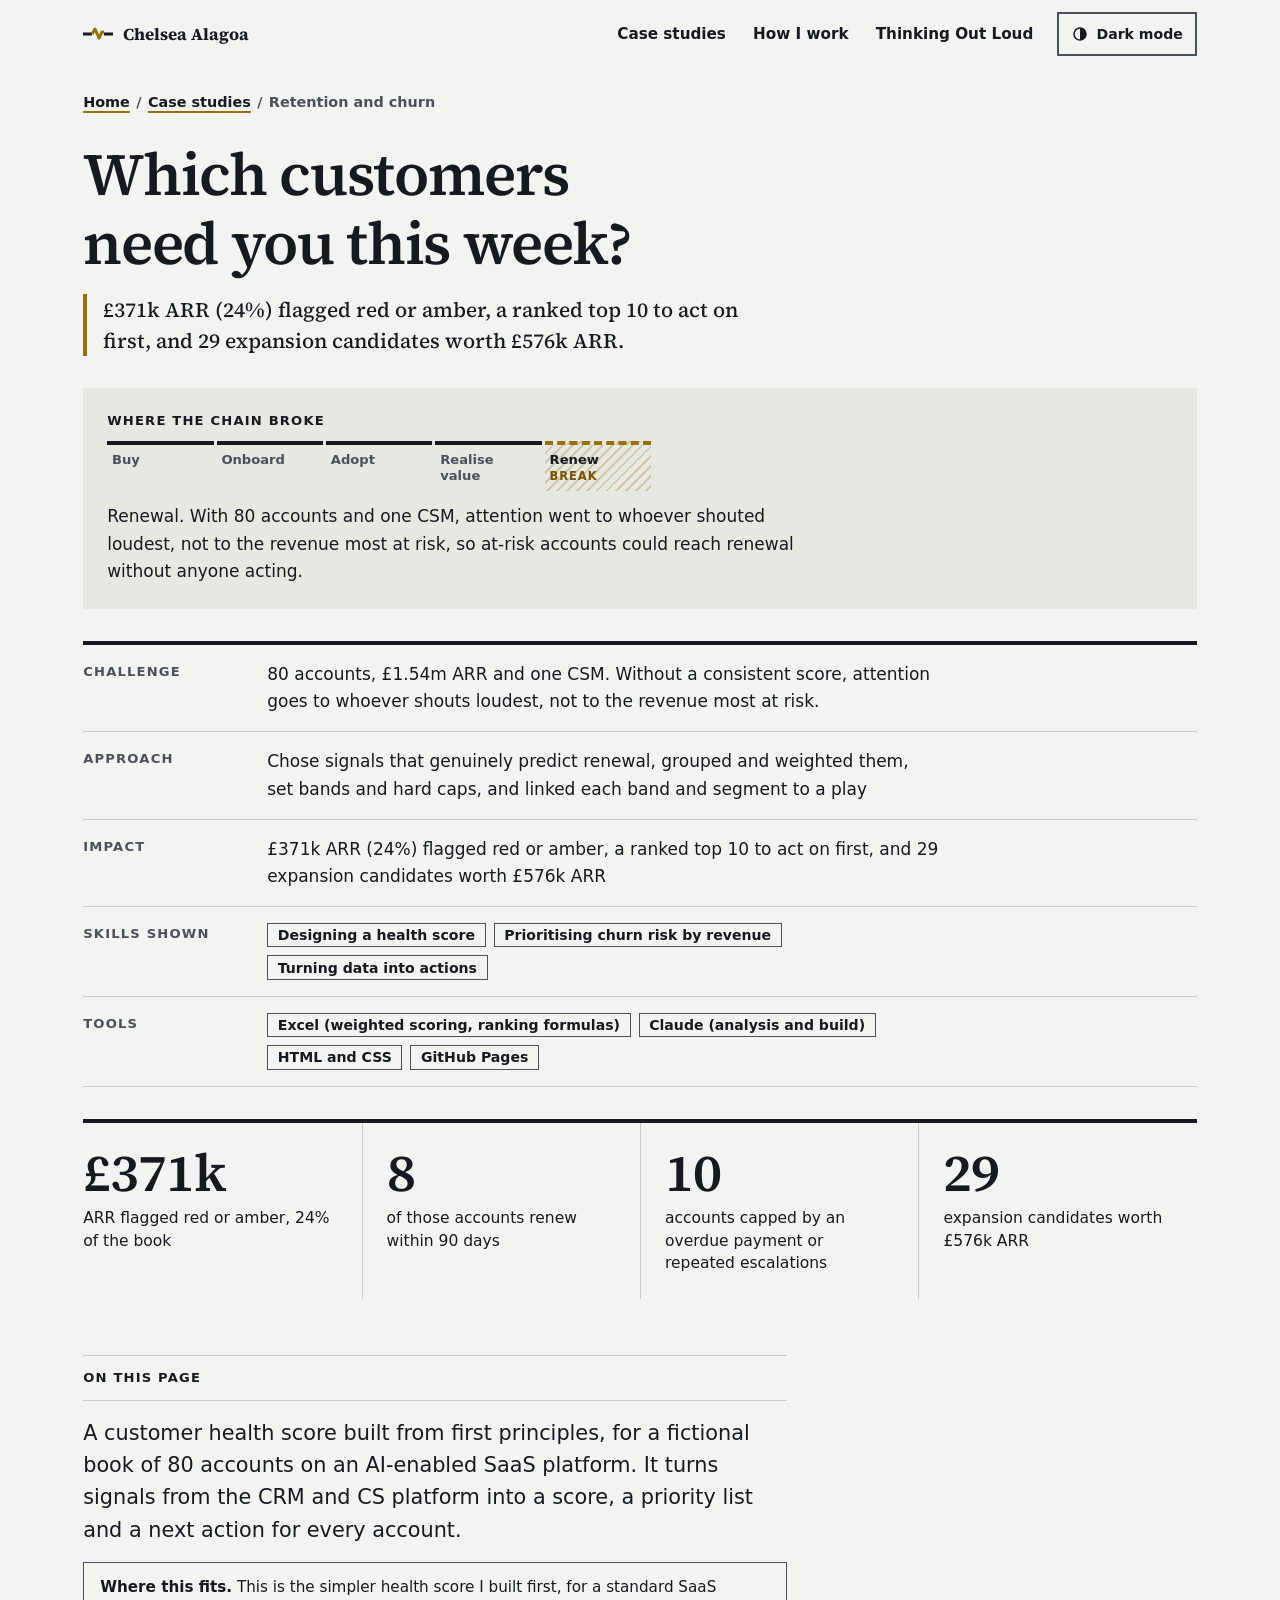
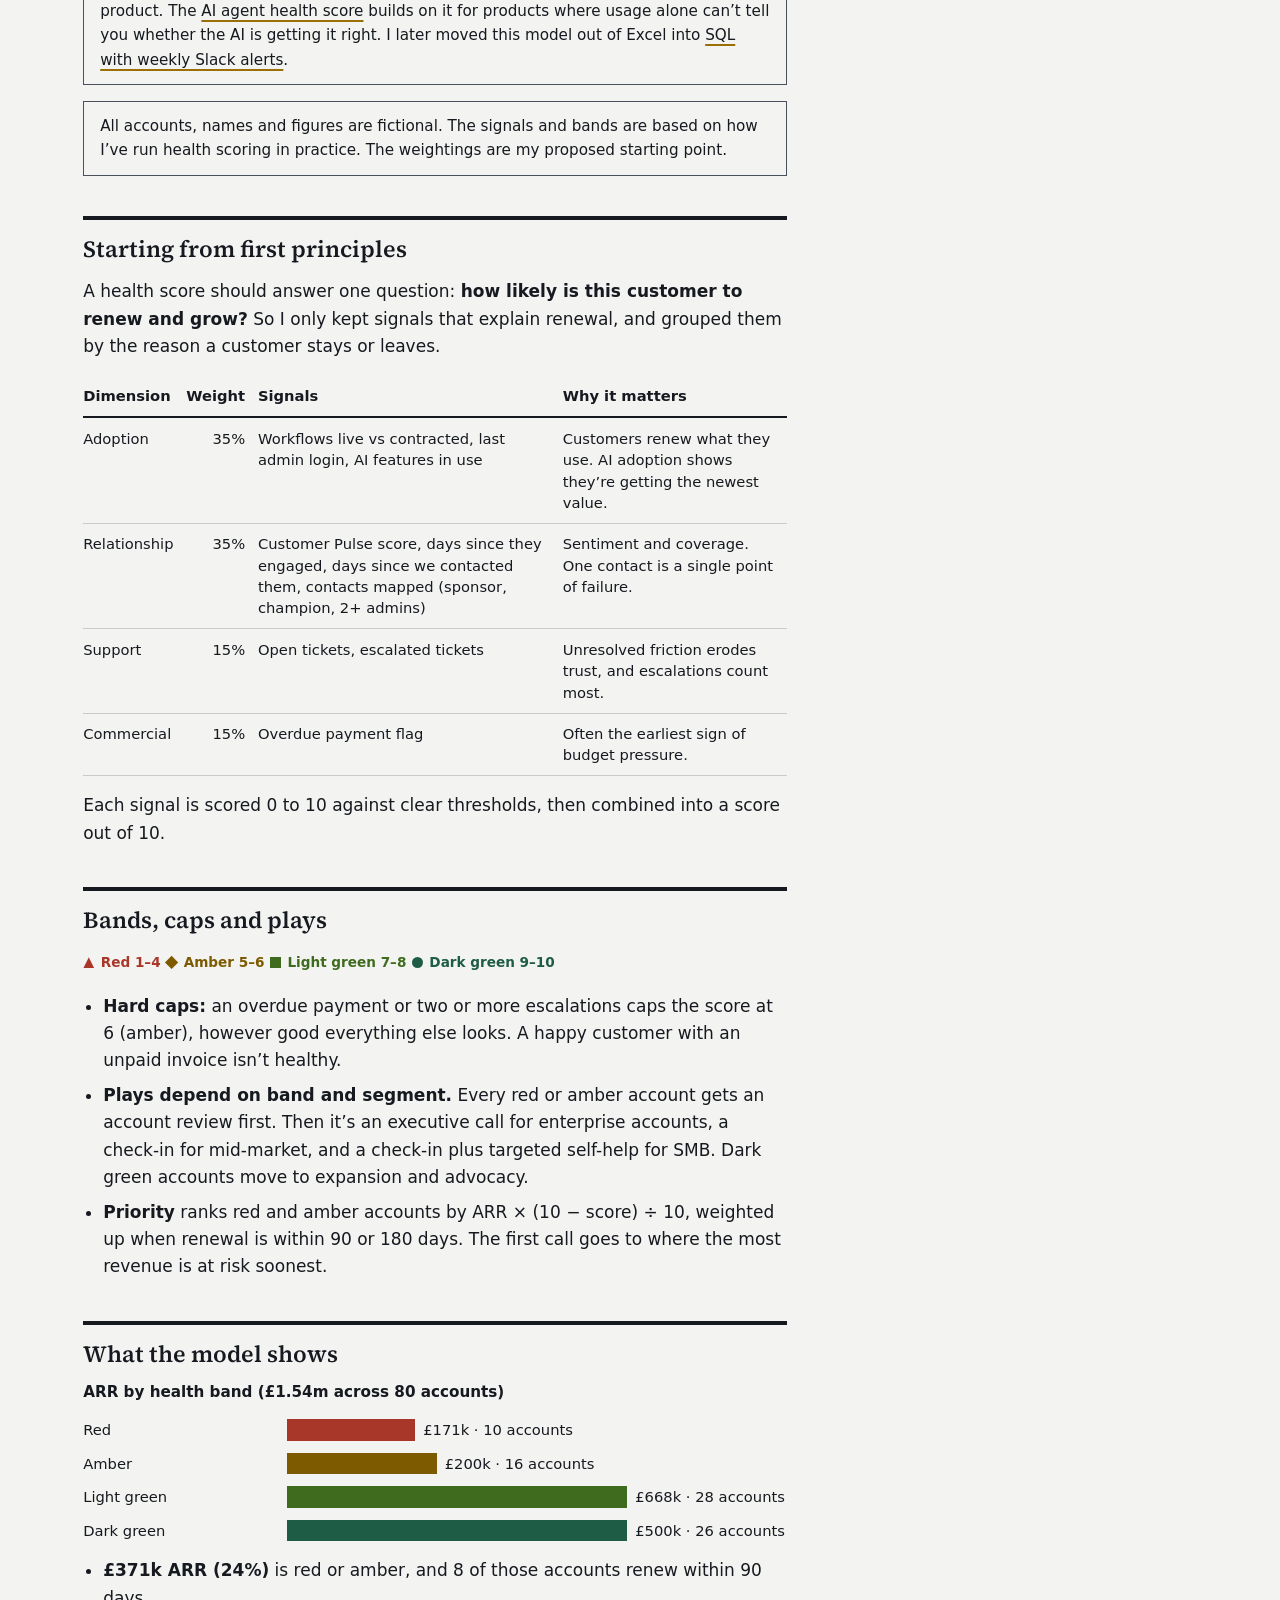
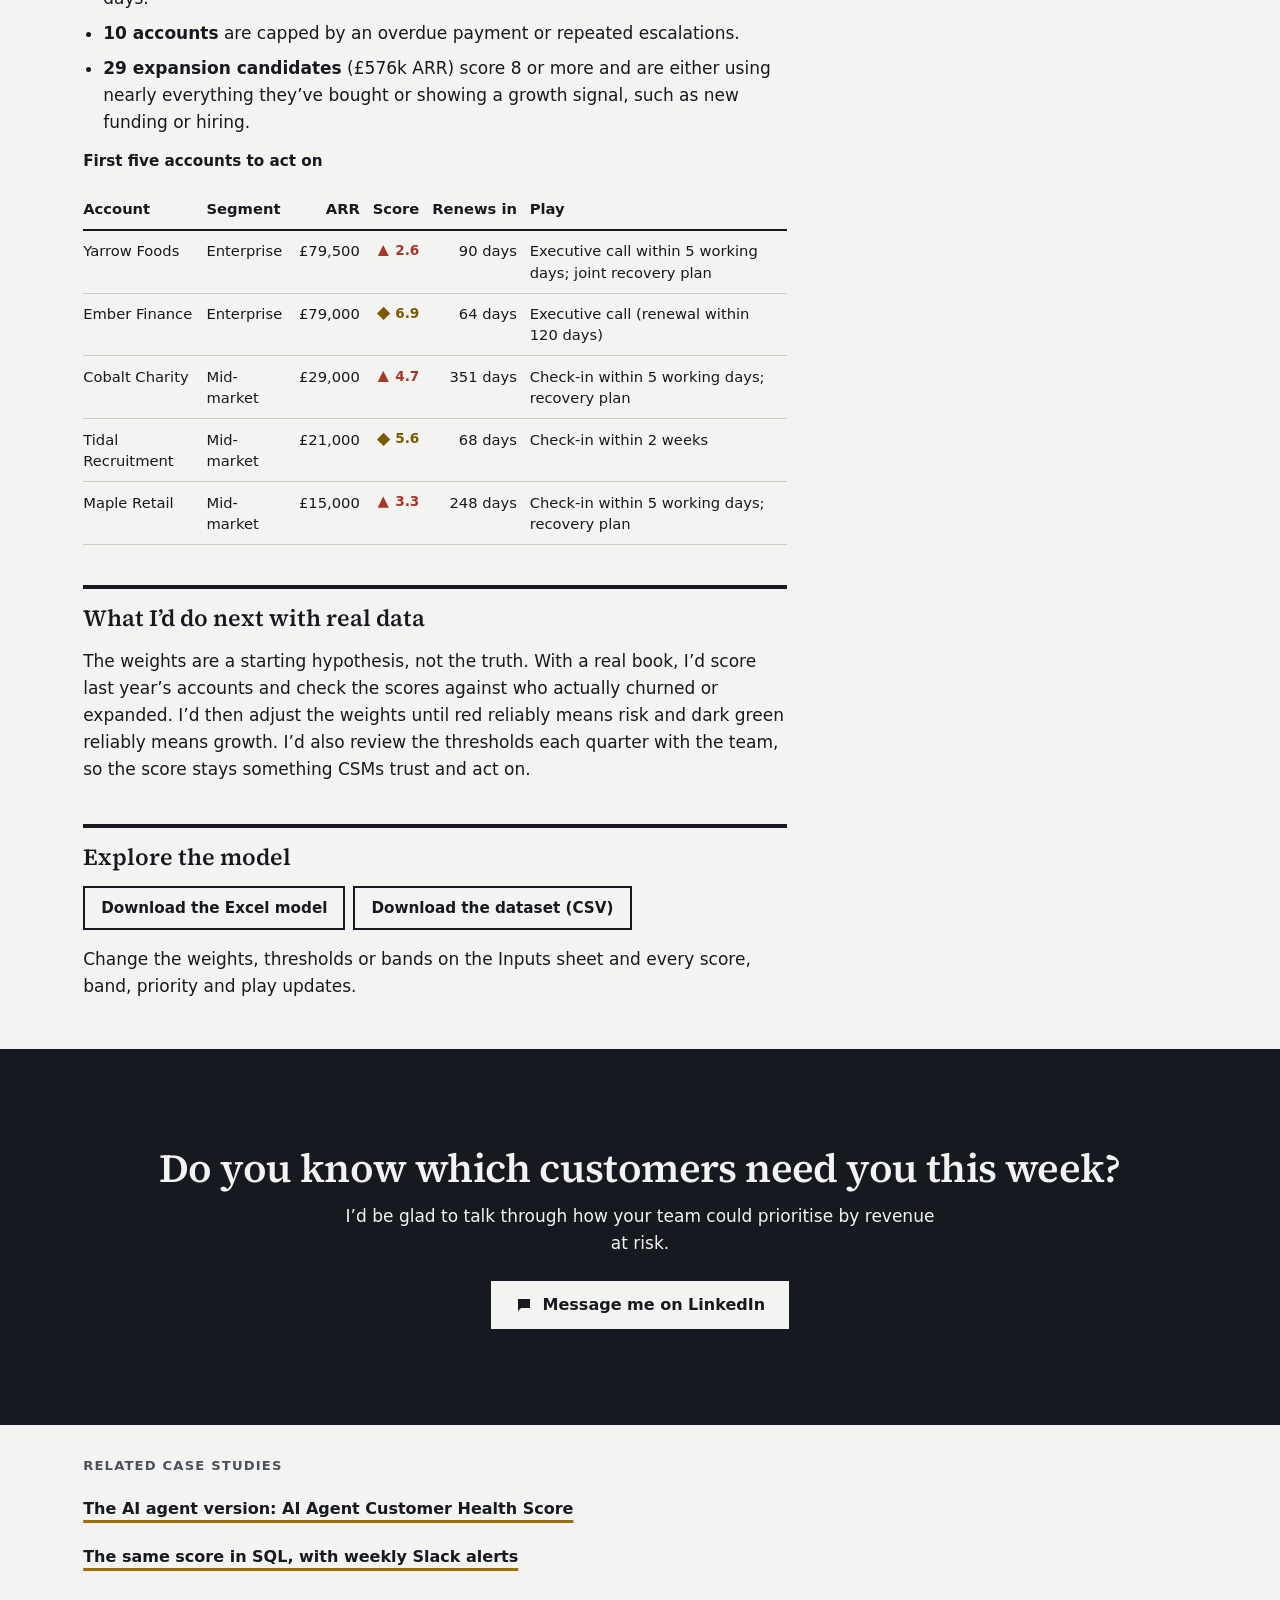
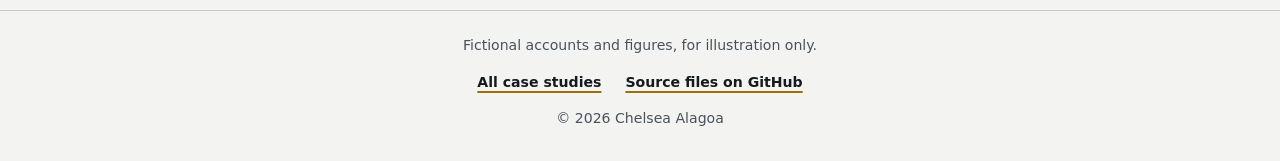
<file: retention-and-churn/health-score-model/index.html>
<!doctype html>
<html lang="en-GB">
<head>
<meta charset="utf-8">
<meta name="viewport" content="width=device-width, initial-scale=1">
<title>Which customers need you this week? | Chelsea Alagoa</title>
<meta name="description" content="A first-principles customer health score and churn-risk model for a fictional book of 80 SaaS accounts, with an Excel model and dataset.">
<link rel="canonical" href="https://blkren.github.io/retention-and-churn/health-score-model/">
<meta property="og:type" content="article">
<meta property="og:site_name" content="Chelsea Alagoa">
<meta property="og:locale" content="en_GB">
<meta property="og:url" content="https://blkren.github.io/retention-and-churn/health-score-model/">
<meta property="og:title" content="Which customers need you this week? | Chelsea Alagoa">
<meta property="og:description" content="A first-principles customer health score and churn-risk model for a fictional book of 80 SaaS accounts, with an Excel model and dataset.">
<meta property="og:image" content="https://blkren.github.io/assets/img/og-chain.png">
<meta property="og:image:width" content="1200">
<meta property="og:image:height" content="630">
<meta property="og:image:alt" content="Chelsea Alagoa. A value chain line with a gold seam repairing the break.">
<meta name="twitter:card" content="summary_large_image">
<meta name="color-scheme" content="light dark">
<link rel="icon" href="../../assets/img/favicon.svg" type="image/svg+xml">
<link rel="preload" href="../../assets/fonts/source-serif-4-latin-wght.woff2" as="font" type="font/woff2" crossorigin>
<link rel="stylesheet" href="../../assets/css/site.css?v=20261120c">
<script>document.documentElement.classList.add('js');try{var t=localStorage.getItem('theme');if(t==='dark'||t==='light')document.documentElement.setAttribute('data-theme',t)}catch(e){}</script>
<script src="../../assets/js/site.js?v=20261120c" defer></script>
</head>
<body id="top">
<div class="progress" aria-hidden="true"><i data-progress></i></div>
<a class="skip" href="#main">Skip to main content</a>
<header class="site-header">
  <div class="shell site-header__inner">
    <a class="brand" href="../../"><svg viewBox="0 0 30 14" aria-hidden="true" focusable="false"><path d="M0 7h9" stroke="currentColor" stroke-width="3"/><path d="M9 7l3-5 4 9 3-6h2" fill="none" stroke="var(--seam)" stroke-width="3" stroke-linejoin="round"/><path d="M21 7h9" stroke="currentColor" stroke-width="3"/></svg>Chelsea Alagoa</a>
    <button class="theme-toggle" type="button" data-theme-toggle aria-pressed="false" hidden><svg viewBox="0 0 24 24" aria-hidden="true" focusable="false"><circle cx="12" cy="12" r="8" fill="none" stroke="currentColor" stroke-width="2"/><path d="M12 4a8 8 0 0 1 0 16z" fill="currentColor"/></svg><span class="theme-toggle__text">Dark mode</span></button>
    <nav class="site-nav" aria-label="Main">
      <ul>
        <li><a href="../../#case-studies">Case studies</a></li>
        <li><a href="../../#how">How I work</a></li>
        <li><a href="../../thinking-out-loud/">Thinking Out Loud</a></li>
      </ul>
    </nav>
  </div>
</header>
<main id="main">
<article>
  <div class="shell cs-top">
    <nav class="crumbs" aria-label="Breadcrumb"><ol><li><a href="../../">Home</a></li><li><a href="../../#case-studies">Case studies</a></li><li>Retention and churn</li></ol></nav>
    <h1>Which customers need you this week?</h1>
    <p class="sowhat">£371k ARR (24%) flagged red or amber, a ranked top 10 to act on first, and 29 expansion candidates worth £576k ARR.</p>
  </div>
  <div class="shell">
    <section class="broke" aria-labelledby="broke-title">
      <h2 id="broke-title">Where the chain broke</h2>
      <ol class="stages" aria-label="Value chain stages, with the break marked"><li>Buy</li><li>Onboard</li><li>Adopt</li><li>Realise value</li><li class="is-break">Renew<span class="visually-hidden"> (where it broke)</span></li></ol>
      <p>Renewal. With 80 accounts and one CSM, attention went to whoever shouted loudest, not to the revenue most at risk, so at-risk accounts could reach renewal without anyone acting.</p>
    </section>
  </div>
  <div class="shell glance">
    <section aria-labelledby="glance-title">
      <h2 id="glance-title" class="visually-hidden">At a glance</h2>
      <dl class="sum">
        <div><dt>Challenge</dt><dd>80 accounts, £1.54m ARR and one CSM. Without a consistent score, attention goes to whoever shouts loudest, not to the revenue most at risk.</dd></div>
        <div><dt>Approach</dt><dd>Chose signals that genuinely predict renewal, grouped and weighted them, set bands and hard caps, and linked each band and segment to a play</dd></div>
        <div><dt>Impact</dt><dd>£371k ARR (24%) flagged red or amber, a ranked top 10 to act on first, and 29 expansion candidates worth £576k ARR</dd></div>
        <div><dt>Skills shown</dt><dd><ul><li>Designing a health score</li><li>Prioritising churn risk by revenue</li><li>Turning data into actions</li></ul></dd></div>
        <div><dt>Tools</dt><dd><ul><li>Excel (weighted scoring, ranking formulas)</li><li>Claude (analysis and build)</li><li>HTML and CSS</li><li>GitHub Pages</li></ul></dd></div>
      </dl>
    </section>
    <ul class="figures" aria-label="Key figures"><li class="figure"><p class="figure__n">£371k</p><p class="figure__t">ARR flagged red or amber, 24% of the book</p></li><li class="figure"><p class="figure__n">8</p><p class="figure__t">of those accounts renew within 90 days</p></li><li class="figure"><p class="figure__n">10</p><p class="figure__t">accounts capped by an overdue payment or repeated escalations</p></li><li class="figure"><p class="figure__n">29</p><p class="figure__t">expansion candidates worth £576k ARR</p></li></ul>
  </div>
  <div class="shell">
    <details class="toc"><summary>On this page</summary><ol><li><a href="#starting-from-first-principles">Starting from first principles</a></li><li><a href="#bands-caps-and-plays">Bands, caps and plays</a></li><li><a href="#what-the-model-shows">What the model shows</a></li><li><a href="#what-i-d-do-next-with-real-data">What I’d do next with real data</a></li><li><a href="#explore-the-model">Explore the model</a></li></ol></details>
    <div class="prose">
<p class="lede">A customer health score built from first principles, for a fictional book of 80 accounts on an AI-enabled SaaS platform. It turns signals from the CRM and CS platform into a score, a priority list and a next action for every account.</p>
<p class="note"><strong>Where this fits.</strong> This is the simpler health score I built first, for a standard SaaS product. The <a href="../ai-agent-health-score/">AI agent health score</a> builds on it for products where usage alone can’t tell you whether the AI is getting it right. I later moved this model out of Excel into <a href="../../cs-operations/health-score-pipeline/">SQL with weekly Slack alerts</a>.</p>

<p class="note">All accounts, names and figures are fictional. The signals and bands are based on how I’ve run health scoring in practice. The weightings are my proposed starting point.</p>

<h2 id="starting-from-first-principles">Starting from first principles</h2>
<p>A health score should answer one question: <strong>how likely is this customer to renew and grow?</strong> So I only kept signals that explain renewal, and grouped them by the reason a customer stays or leaves.</p>
<div class="wrap" tabindex="0" role="region" aria-label="Table: Dimension, Weight, Signals, Why it matters">
<table>
  <thead><tr><th>Dimension</th><th class="num">Weight</th><th>Signals</th><th>Why it matters</th></tr></thead>
  <tbody>
    <tr><td>Adoption</td><td class="num">35%</td><td>Workflows live vs contracted, last admin login, AI features in use</td><td>Customers renew what they use. AI adoption shows they’re getting the newest value.</td></tr>
    <tr><td>Relationship</td><td class="num">35%</td><td>Customer Pulse score, days since they engaged, days since we contacted them, contacts mapped (sponsor, champion, 2+ admins)</td><td>Sentiment and coverage. One contact is a single point of failure.</td></tr>
    <tr><td>Support</td><td class="num">15%</td><td>Open tickets, escalated tickets</td><td>Unresolved friction erodes trust, and escalations count most.</td></tr>
    <tr><td>Commercial</td><td class="num">15%</td><td>Overdue payment flag</td><td>Often the earliest sign of budget pressure.</td></tr>
  </tbody>
</table>
</div>
<p>Each signal is scored 0 to 10 against clear thresholds, then combined into a score out of 10.</p>

<h2 id="bands-caps-and-plays">Bands, caps and plays</h2>
<p><span class="band band--risk">Red 1–4</span> <span class="band band--watch">Amber 5–6</span> <span class="band band--lgreen">Light green 7–8</span> <span class="band band--healthy">Dark green 9–10</span></p>
<ul>
  <li><strong>Hard caps:</strong> an overdue payment or two or more escalations caps the score at 6 (amber), however good everything else looks. A happy customer with an unpaid invoice isn’t healthy.</li>
  <li><strong>Plays depend on band and segment.</strong> Every red or amber account gets an account review first. Then it’s an executive call for enterprise accounts, a check-in for mid-market, and a check-in plus targeted self-help for SMB. Dark green accounts move to expansion and advocacy.</li>
  <li><strong>Priority</strong> ranks red and amber accounts by ARR × (10 − score) ÷ 10, weighted up when renewal is within 90 or 180 days. The first call goes to where the most revenue is at risk soonest.</li>
</ul>

<h2 id="what-the-model-shows">What the model shows</h2>
<p class="chart-title">ARR by health band (£1.54m across 80 accounts)</p>
<div class="bars" role="img" aria-label="ARR by band. Red: £171k across 10 accounts. Amber: £200k across 16 accounts. Light green: £668k across 28 accounts. Dark green: £500k across 26 accounts.">
  <div class="bar-row"><span>Red</span><span class="bar-track"><span class="bar" style="width:25.6%;background:var(--risk)"></span><span class="bar-value">£171k · 10 accounts</span></span></div>
  <div class="bar-row"><span>Amber</span><span class="bar-track"><span class="bar" style="width:29.9%;background:var(--watch)"></span><span class="bar-value">£200k · 16 accounts</span></span></div>
  <div class="bar-row"><span>Light green</span><span class="bar-track"><span class="bar" style="width:100%;background:var(--lgreen)"></span><span class="bar-value">£668k · 28 accounts</span></span></div>
  <div class="bar-row"><span>Dark green</span><span class="bar-track"><span class="bar" style="width:74.8%;background:var(--healthy)"></span><span class="bar-value">£500k · 26 accounts</span></span></div>
</div>

<ul>
  <li><strong>£371k ARR (24%)</strong> is red or amber, and 8 of those accounts renew within 90 days.</li>
  <li><strong>10 accounts</strong> are capped by an overdue payment or repeated escalations.</li>
  <li><strong>29 expansion candidates</strong> (£576k ARR) score 8 or more and are either using nearly everything they’ve bought or showing a growth signal, such as new funding or hiring.</li>
</ul>

<p class="chart-title">First five accounts to act on</p>
<div class="wrap" tabindex="0" role="region" aria-label="Table: Account, Segment, ARR, Score, Renews in, Play">
<table>
  <thead><tr><th>Account</th><th>Segment</th><th class="num">ARR</th><th class="num">Score</th><th class="num">Renews in</th><th>Play</th></tr></thead>
  <tbody>
    <tr><td>Yarrow Foods</td><td>Enterprise</td><td class="num">£79,500</td><td class="num"><span class="band band--risk">2.6</span></td><td class="num">90 days</td><td>Executive call within 5 working days; joint recovery plan</td></tr>
    <tr><td>Ember Finance</td><td>Enterprise</td><td class="num">£79,000</td><td class="num"><span class="band band--watch">6.9</span></td><td class="num">64 days</td><td>Executive call (renewal within 120 days)</td></tr>
    <tr><td>Cobalt Charity</td><td>Mid-market</td><td class="num">£29,000</td><td class="num"><span class="band band--risk">4.7</span></td><td class="num">351 days</td><td>Check-in within 5 working days; recovery plan</td></tr>
    <tr><td>Tidal Recruitment</td><td>Mid-market</td><td class="num">£21,000</td><td class="num"><span class="band band--watch">5.6</span></td><td class="num">68 days</td><td>Check-in within 2 weeks</td></tr>
    <tr><td>Maple Retail</td><td>Mid-market</td><td class="num">£15,000</td><td class="num"><span class="band band--risk">3.3</span></td><td class="num">248 days</td><td>Check-in within 5 working days; recovery plan</td></tr>
  </tbody>
</table>
</div>

<h2 id="what-i-d-do-next-with-real-data">What I’d do next with real data</h2>
<p>The weights are a starting hypothesis, not the truth. With a real book, I’d score last year’s accounts and check the scores against who actually churned or expanded. I’d then adjust the weights until red reliably means risk and dark green reliably means growth. I’d also review the thresholds each quarter with the team, so the score stays something CSMs trust and act on.</p>

<h2 id="explore-the-model">Explore the model</h2>
<p class="downloads">
  <a href="model/health_score_model.xlsx" download>Download the Excel model</a>
  <a href="data/accounts.csv" download>Download the dataset (CSV)</a>
</p>
<p>Change the weights, thresholds or bands on the Inputs sheet and every score, band, priority and play updates.</p>
    </div>
  </div>
</article>
<section class="cta" aria-labelledby="cta-title">
  <div class="shell">
    <div class="cta__text">
      <h2 id="cta-title">Do you know which customers need you this week?</h2>
      <p>I’d be glad to talk through how your team could prioritise by revenue at risk.</p>
    </div>
    <a class="button" href="https://www.linkedin.com/in/chelseaalagoa/"><svg viewBox="0 0 24 24" aria-hidden="true" focusable="false"><path fill="currentColor" d="M4 4h16v12H8l-4 4z"/></svg>Message me on LinkedIn<span class="visually-hidden"> (opens LinkedIn)</span></a>
  </div>
</section>
<nav class="shell related" aria-labelledby="related-title">
  <h2 id="related-title" class="label">Related case studies</h2>
  <ul><li><a class="textlink" href="../ai-agent-health-score/">The AI agent version: AI Agent Customer Health Score</a></li><li><a class="textlink" href="../../cs-operations/health-score-pipeline/">The same score in SQL, with weekly Slack alerts</a></li></ul>
</nav>
</main>
<footer class="site-footer">
  <div class="shell site-footer__inner">
    <p class="site-footer__note">Fictional accounts and figures, for illustration only.</p>
    <ul>
      <li><a href="../../#case-studies">All case studies</a></li>
      <li><a href="https://github.com/blkren/blkren.github.io">Source files on GitHub</a></li>
    </ul>
    <p class="site-footer__copy">&copy; 2026 Chelsea Alagoa</p>
  </div>
</footer>
<a class="to-top" href="#top" data-to-top><svg viewBox="0 0 24 24" aria-hidden="true" focusable="false"><path d="M12 19V5M5 12l7-7 7 7" fill="none" stroke="currentColor" stroke-width="2.5" stroke-linecap="square"/></svg><span class="visually-hidden">Back to top</span></a>
</body>
</html>
</file>
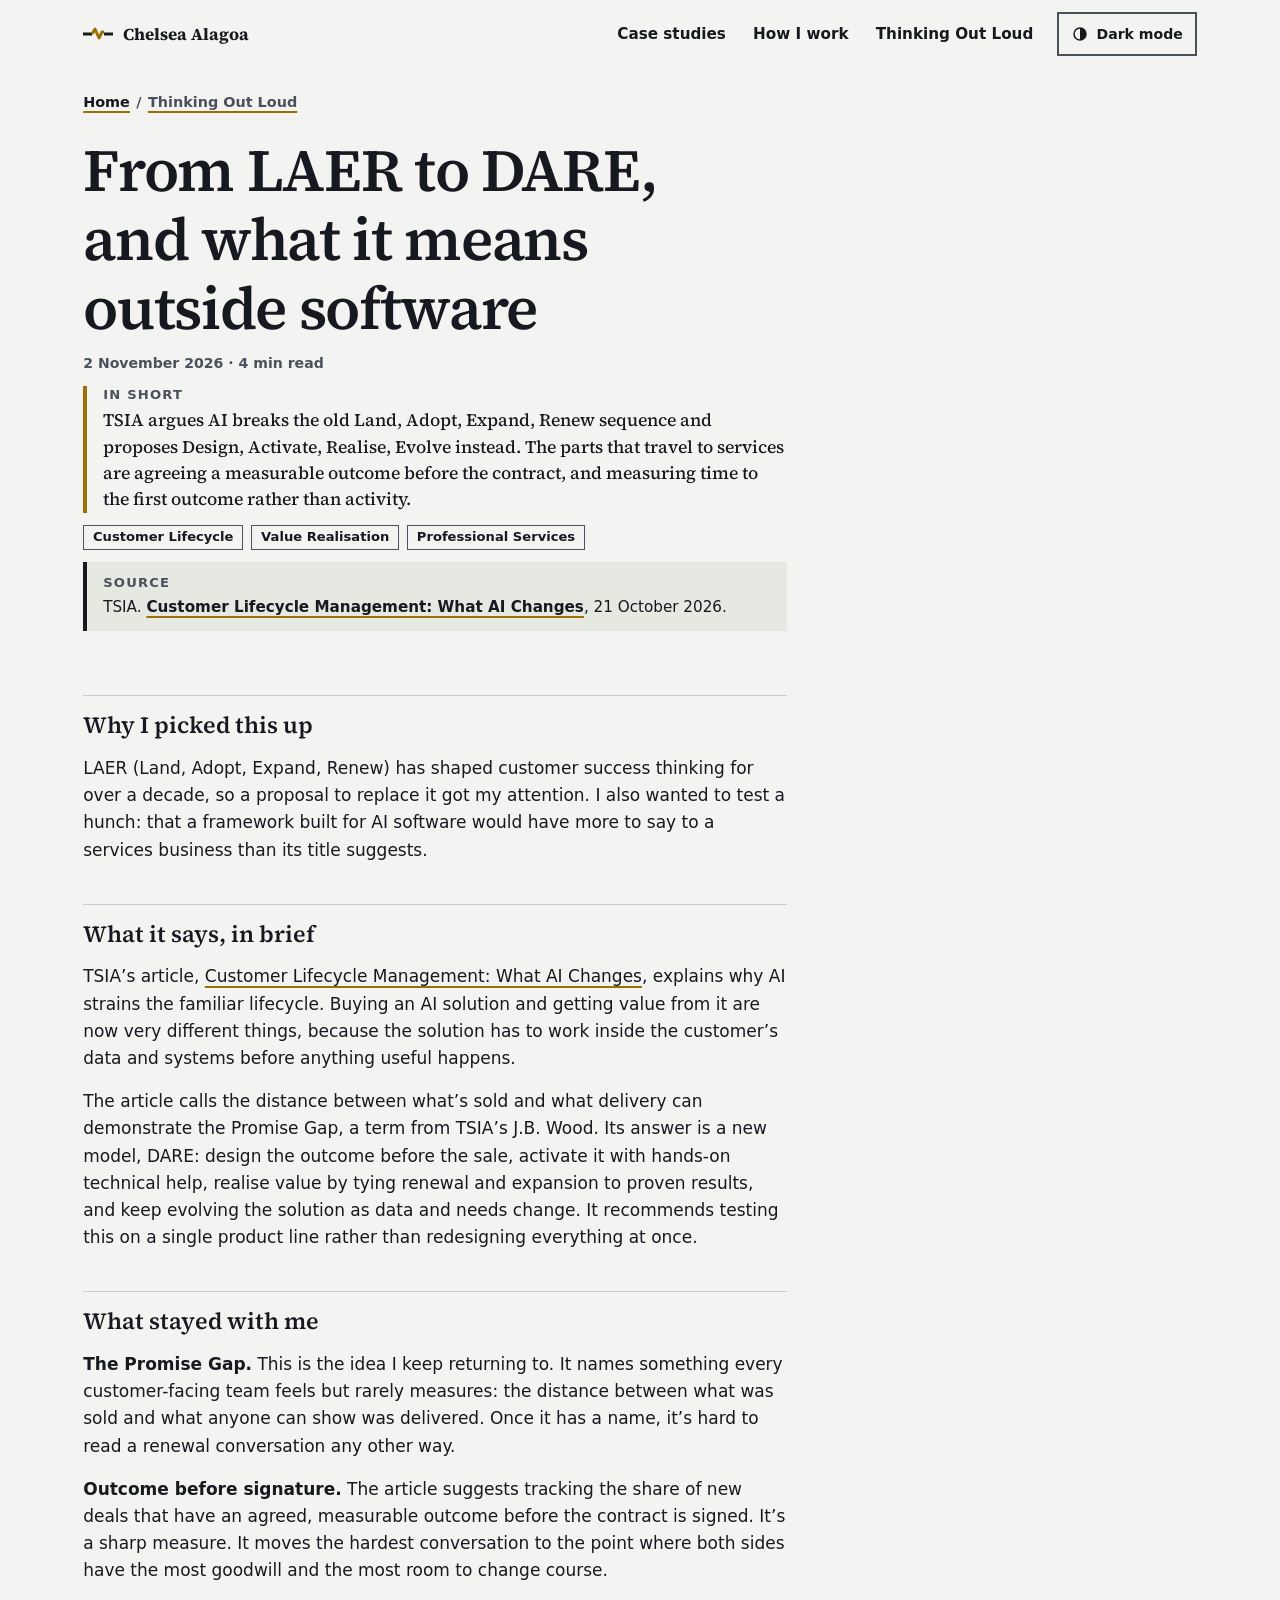
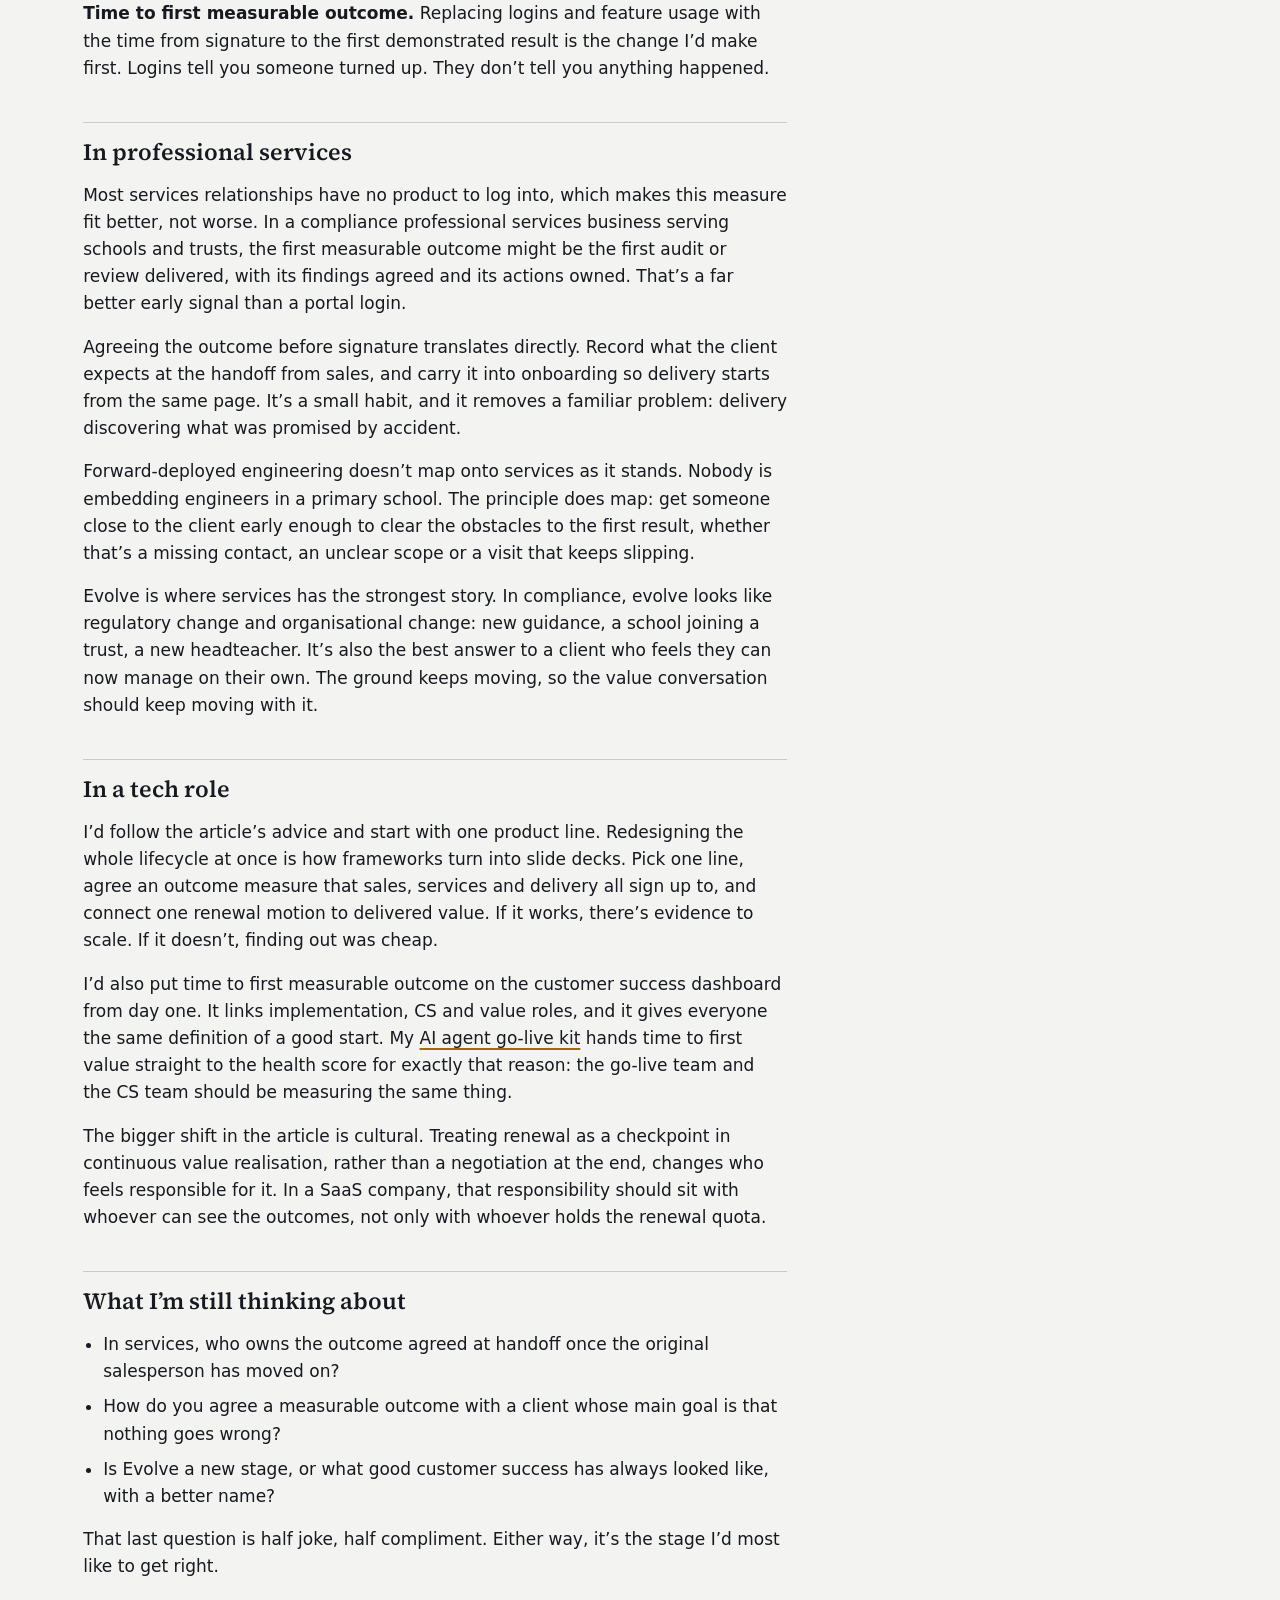
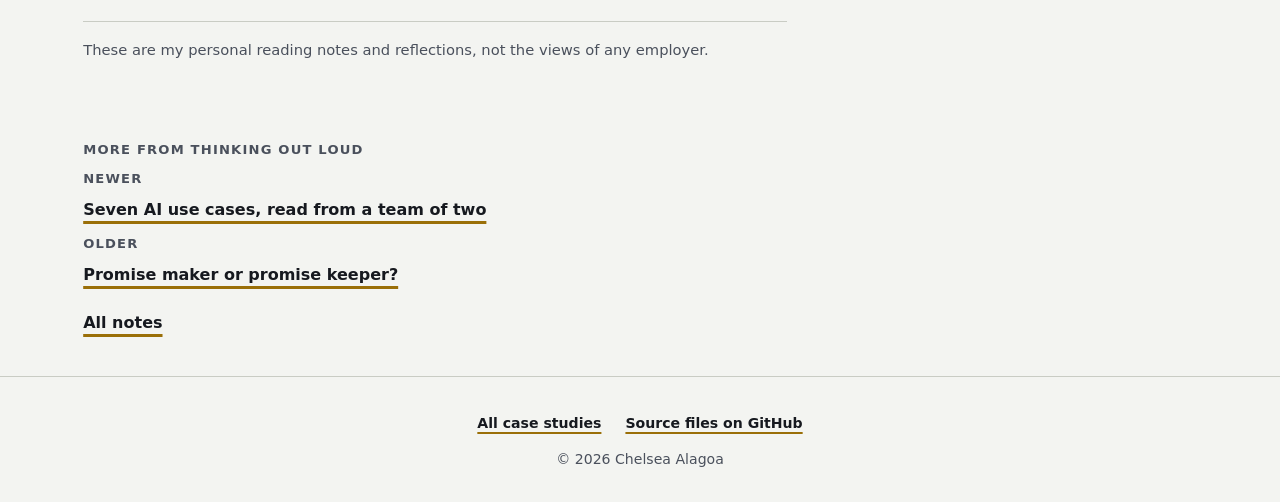
<file: thinking-out-loud/from-laer-to-dare-outside-software/index.html>
<!doctype html>
<html lang="en-GB">
<head>
<meta charset="utf-8">
<meta name="viewport" content="width=device-width, initial-scale=1">
<title>From LAER to DARE, and what it means outside software | Thinking Out Loud | Chelsea Alagoa</title>
<meta name="description" content="TSIA's case for redesigning the customer lifecycle around outcomes, read from a services business.">
<link rel="canonical" href="https://blkren.github.io/thinking-out-loud/from-laer-to-dare-outside-software/">
<meta property="og:type" content="article">
<meta property="og:site_name" content="Chelsea Alagoa">
<meta property="og:locale" content="en_GB">
<meta property="og:url" content="https://blkren.github.io/thinking-out-loud/from-laer-to-dare-outside-software/">
<meta property="og:title" content="From LAER to DARE, and what it means outside software | Thinking Out Loud | Chelsea Alagoa">
<meta property="og:description" content="TSIA's case for redesigning the customer lifecycle around outcomes, read from a services business.">
<meta property="og:image" content="https://blkren.github.io/assets/img/og-chain.png">
<meta property="og:image:width" content="1200">
<meta property="og:image:height" content="630">
<meta property="og:image:alt" content="Chelsea Alagoa. A value chain line with a gold seam repairing the break.">
<meta name="twitter:card" content="summary_large_image">
<meta name="color-scheme" content="light dark">
<link rel="icon" href="../../assets/img/favicon.svg" type="image/svg+xml">
<link rel="preload" href="../../assets/fonts/source-serif-4-latin-wght.woff2" as="font" type="font/woff2" crossorigin>
<link rel="stylesheet" href="../../assets/css/site.css?v=20261120c">
<script>document.documentElement.classList.add('js');try{var t=localStorage.getItem('theme');if(t==='dark'||t==='light')document.documentElement.setAttribute('data-theme',t)}catch(e){}</script>
<script src="../../assets/js/site.js?v=20261120c" defer></script>
</head>
<body id="top">
<div class="progress" aria-hidden="true"><i data-progress></i></div>
<a class="skip" href="#main">Skip to main content</a>
<header class="site-header">
  <div class="shell site-header__inner">
    <a class="brand" href="../../"><svg viewBox="0 0 30 14" aria-hidden="true" focusable="false"><path d="M0 7h9" stroke="currentColor" stroke-width="3"/><path d="M9 7l3-5 4 9 3-6h2" fill="none" stroke="var(--seam)" stroke-width="3" stroke-linejoin="round"/><path d="M21 7h9" stroke="currentColor" stroke-width="3"/></svg>Chelsea Alagoa</a>
    <button class="theme-toggle" type="button" data-theme-toggle aria-pressed="false" hidden><svg viewBox="0 0 24 24" aria-hidden="true" focusable="false"><circle cx="12" cy="12" r="8" fill="none" stroke="currentColor" stroke-width="2"/><path d="M12 4a8 8 0 0 1 0 16z" fill="currentColor"/></svg><span class="theme-toggle__text">Dark mode</span></button>
    <nav class="site-nav" aria-label="Main">
      <ul>
        <li><a href="../../#case-studies">Case studies</a></li>
        <li><a href="../../#how">How I work</a></li>
        <li><a href="../../thinking-out-loud/">Thinking Out Loud</a></li>
      </ul>
    </nav>
  </div>
</header>
<main id="main">
<article class="post">
  <div class="shell post-top">
    <nav class="crumbs" aria-label="Breadcrumb"><ol><li><a href="../../">Home</a></li><li><a href="../">Thinking Out Loud</a></li></ol></nav>
    <h1>From LAER to DARE, and what it means outside software</h1>
    <p class="post-meta"><time datetime="2026-11-02">2 November 2026</time><span aria-hidden="true"> · </span>4 min read</p>
    <div class="inshort"><p class="label">In short</p><p>TSIA argues AI breaks the old Land, Adopt, Expand, Renew sequence and proposes Design, Activate, Realise, Evolve instead. The parts that travel to services are agreeing a measurable outcome before the contract, and measuring time to the first outcome rather than activity.</p></div>
    <ul class="tags" aria-label="Tags"><li>Customer Lifecycle</li><li>Value Realisation</li><li>Professional Services</li></ul>
    <aside class="source" aria-label="Source">
      <p class="label">Source</p>
      <p>TSIA. <cite><a href="https://www.tsia.com/blog/ai-customer-lifecycle-management">Customer Lifecycle Management: What AI Changes</a></cite>, 21 October 2026.</p>
    </aside>
  </div>
  <div class="shell">
    <div class="prose post-body">
<h2>Why I picked this up</h2>
<p>LAER (Land, Adopt, Expand, Renew) has shaped customer success thinking for over a decade, so a proposal to replace it got my attention. I also wanted to test a hunch: that a framework built for AI software would have more to say to a services business than its title suggests.</p>

<h2>What it says, in brief</h2>
<p>TSIA’s article, <a href="https://www.tsia.com/blog/ai-customer-lifecycle-management">Customer Lifecycle Management: What AI Changes</a>, explains why AI strains the familiar lifecycle. Buying an AI solution and getting value from it are now very different things, because the solution has to work inside the customer’s data and systems before anything useful happens.</p>
<p>The article calls the distance between what’s sold and what delivery can demonstrate the Promise Gap, a term from TSIA’s J.B. Wood. Its answer is a new model, DARE: design the outcome before the sale, activate it with hands-on technical help, realise value by tying renewal and expansion to proven results, and keep evolving the solution as data and needs change. It recommends testing this on a single product line rather than redesigning everything at once.</p>

<h2>What stayed with me</h2>
<p><strong>The Promise Gap.</strong> This is the idea I keep returning to. It names something every customer-facing team feels but rarely measures: the distance between what was sold and what anyone can show was delivered. Once it has a name, it’s hard to read a renewal conversation any other way.</p>
<p><strong>Outcome before signature.</strong> The article suggests tracking the share of new deals that have an agreed, measurable outcome before the contract is signed. It’s a sharp measure. It moves the hardest conversation to the point where both sides have the most goodwill and the most room to change course.</p>
<p><strong>Time to first measurable outcome.</strong> Replacing logins and feature usage with the time from signature to the first demonstrated result is the change I’d make first. Logins tell you someone turned up. They don’t tell you anything happened.</p>

<h2>In professional services</h2>
<p>Most services relationships have no product to log into, which makes this measure fit better, not worse. In a compliance professional services business serving schools and trusts, the first measurable outcome might be the first audit or review delivered, with its findings agreed and its actions owned. That’s a far better early signal than a portal login.</p>
<p>Agreeing the outcome before signature translates directly. Record what the client expects at the handoff from sales, and carry it into onboarding so delivery starts from the same page. It’s a small habit, and it removes a familiar problem: delivery discovering what was promised by accident.</p>
<p>Forward-deployed engineering doesn’t map onto services as it stands. Nobody is embedding engineers in a primary school. The principle does map: get someone close to the client early enough to clear the obstacles to the first result, whether that’s a missing contact, an unclear scope or a visit that keeps slipping.</p>
<p>Evolve is where services has the strongest story. In compliance, evolve looks like regulatory change and organisational change: new guidance, a school joining a trust, a new headteacher. It’s also the best answer to a client who feels they can now manage on their own. The ground keeps moving, so the value conversation should keep moving with it.</p>

<h2>In a tech role</h2>
<p>I’d follow the article’s advice and start with one product line. Redesigning the whole lifecycle at once is how frameworks turn into slide decks. Pick one line, agree an outcome measure that sales, services and delivery all sign up to, and connect one renewal motion to delivered value. If it works, there’s evidence to scale. If it doesn’t, finding out was cheap.</p>
<p>I’d also put time to first measurable outcome on the customer success dashboard from day one. It links implementation, CS and value roles, and it gives everyone the same definition of a good start. My <a href="../../cs-operations/golive-copilot/">AI agent go-live kit</a> hands time to first value straight to the health score for exactly that reason: the go-live team and the CS team should be measuring the same thing.</p>
<p>The bigger shift in the article is cultural. Treating renewal as a checkpoint in continuous value realisation, rather than a negotiation at the end, changes who feels responsible for it. In a SaaS company, that responsibility should sit with whoever can see the outcomes, not only with whoever holds the renewal quota.</p>

<h2>What I’m still thinking about</h2>
<ul>
  <li>In services, who owns the outcome agreed at handoff once the original salesperson has moved on?</li>
  <li>How do you agree a measurable outcome with a client whose main goal is that nothing goes wrong?</li>
  <li>Is Evolve a new stage, or what good customer success has always looked like, with a better name?</li>
</ul>
<p>That last question is half joke, half compliment. Either way, it’s the stage I’d most like to get right.</p>
      <p class="post-note">These are my personal reading notes and reflections, not the views of any employer.</p>
    </div>
  </div>
</article>
<nav class="shell related post-pager" aria-labelledby="more-title">
  <h2 id="more-title" class="label">More from Thinking Out Loud</h2>
  <ul><li><span class="label">Newer</span><a class="textlink" href="../seven-ai-use-cases-read-from-a-team-of-two/">Seven AI use cases, read from a team of two</a></li><li><span class="label">Older</span><a class="textlink" href="../promise-maker-or-promise-keeper/">Promise maker or promise keeper?</a></li><li><a class="textlink" href="../">All notes</a></li></ul>
</nav>
</main>
<footer class="site-footer">
  <div class="shell site-footer__inner">
    <ul>
      <li><a href="../../#case-studies">All case studies</a></li>
      <li><a href="https://github.com/blkren/blkren.github.io">Source files on GitHub</a></li>
    </ul>
    <p class="site-footer__copy">&copy; 2026 Chelsea Alagoa</p>
  </div>
</footer>
<a class="to-top" href="#top" data-to-top><svg viewBox="0 0 24 24" aria-hidden="true" focusable="false"><path d="M12 19V5M5 12l7-7 7 7" fill="none" stroke="currentColor" stroke-width="2.5" stroke-linecap="square"/></svg><span class="visually-hidden">Back to top</span></a>
</body>
</html>
</file>
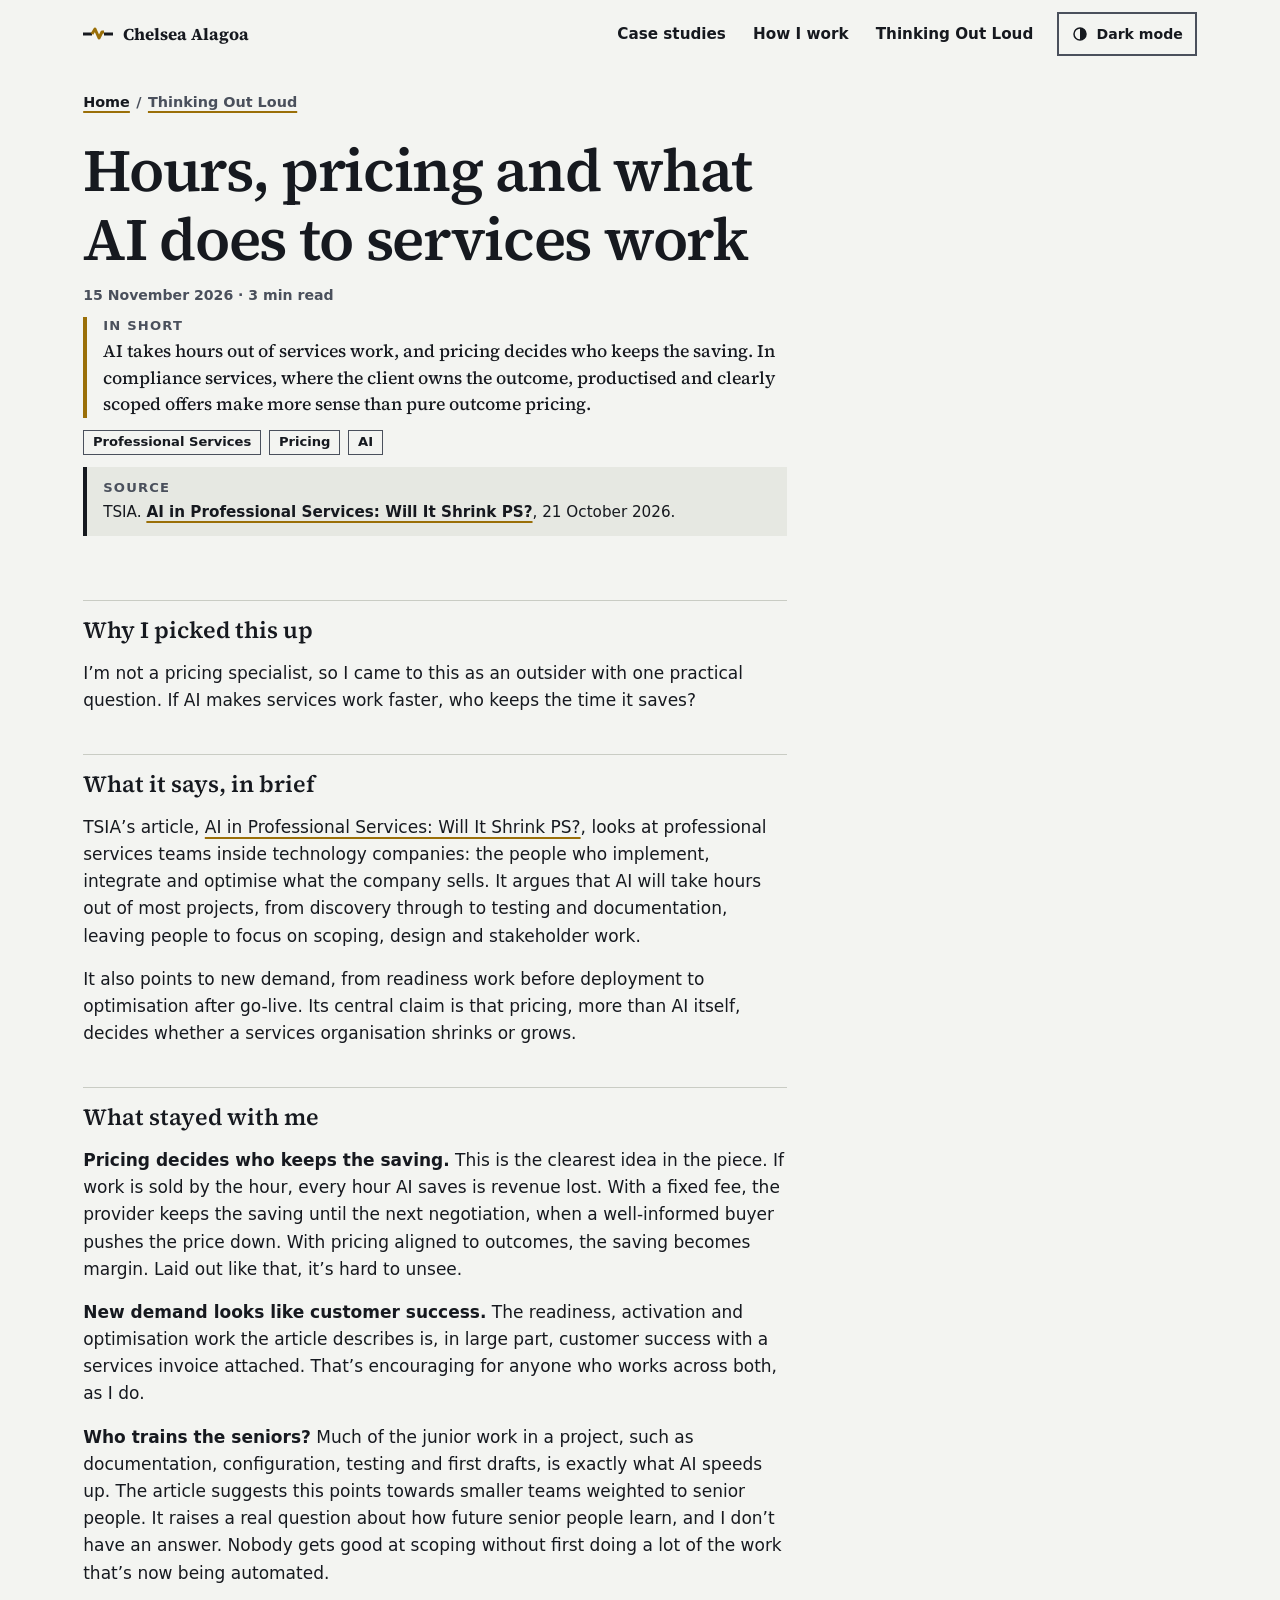
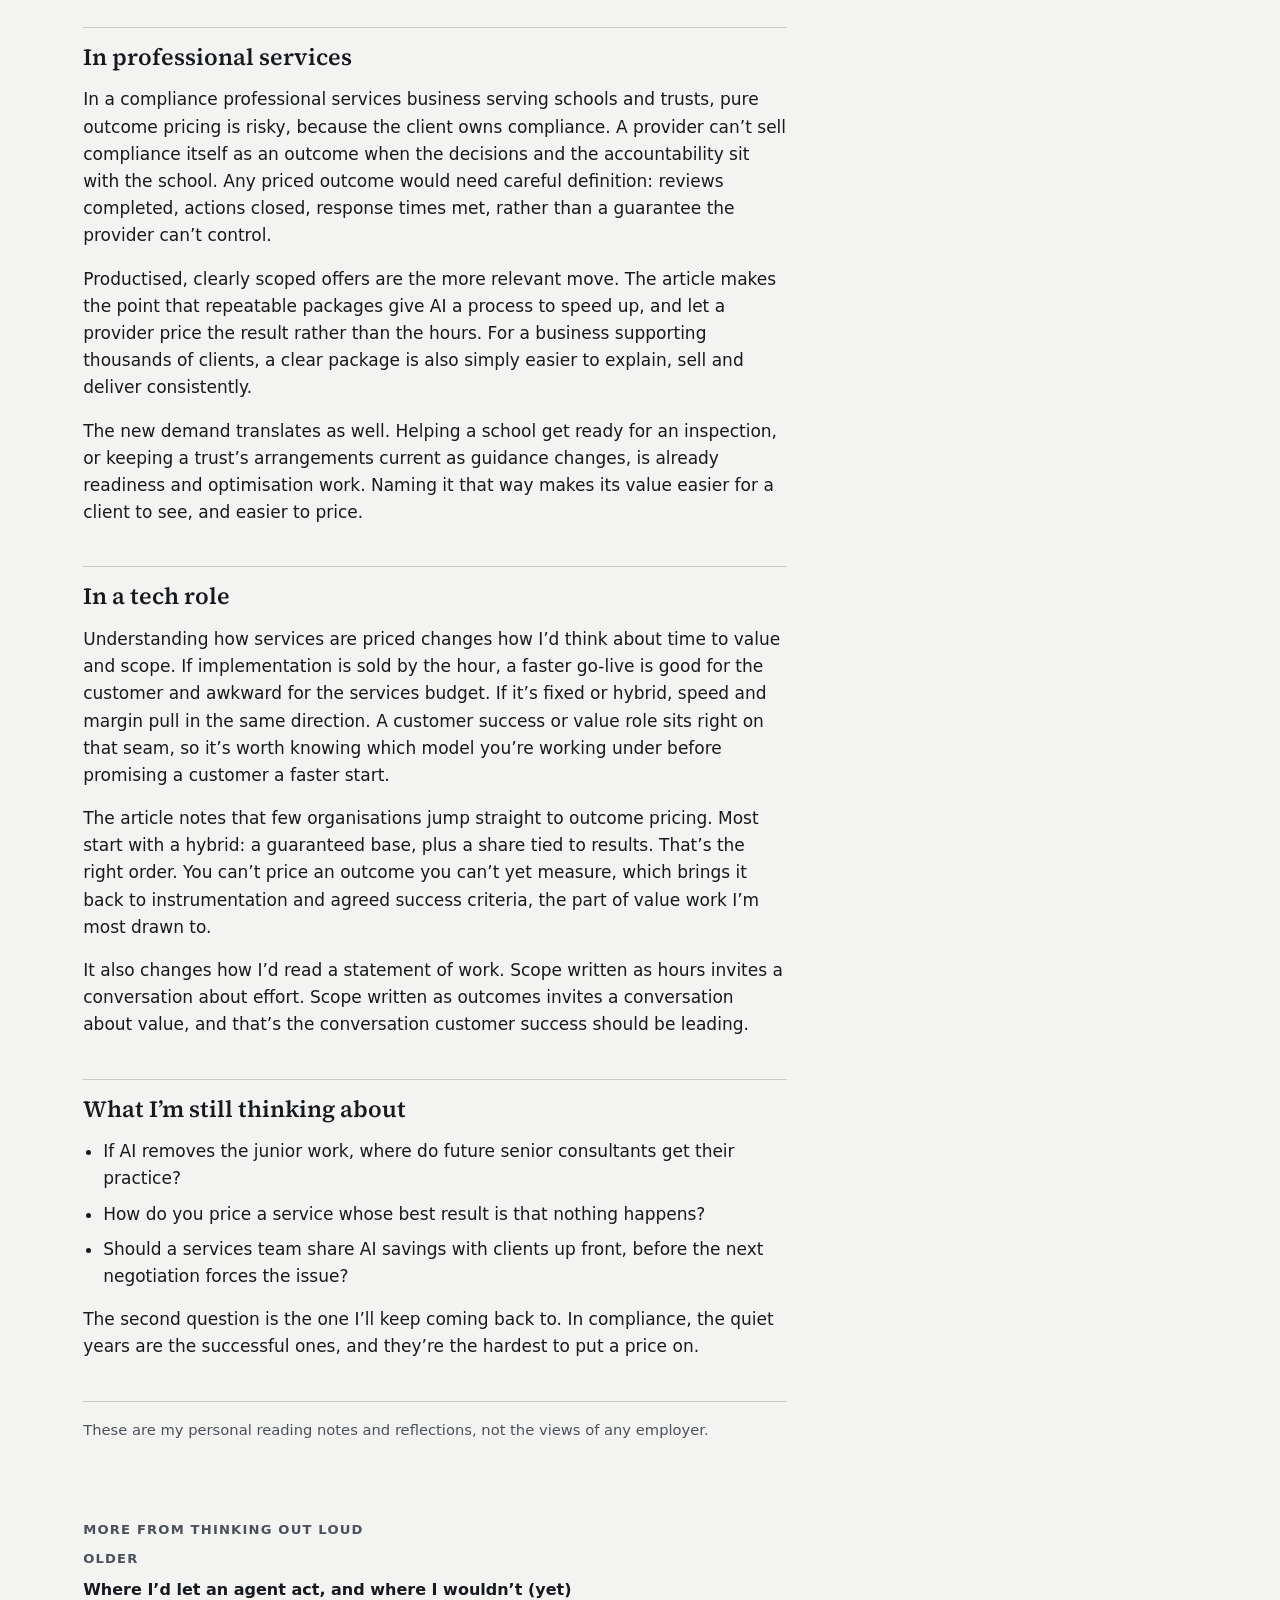
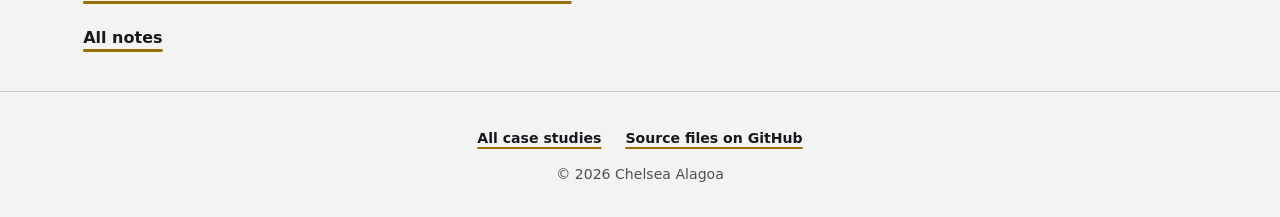
<file: thinking-out-loud/hours-pricing-and-services-work/index.html>
<!doctype html>
<html lang="en-GB">
<head>
<meta charset="utf-8">
<meta name="viewport" content="width=device-width, initial-scale=1">
<title>Hours, pricing and what AI does to services work | Thinking Out Loud | Chelsea Alagoa</title>
<meta name="description" content="Whether AI shrinks professional services depends on how the work is priced. What that means for compliance services.">
<link rel="canonical" href="https://blkren.github.io/thinking-out-loud/hours-pricing-and-services-work/">
<meta property="og:type" content="article">
<meta property="og:site_name" content="Chelsea Alagoa">
<meta property="og:locale" content="en_GB">
<meta property="og:url" content="https://blkren.github.io/thinking-out-loud/hours-pricing-and-services-work/">
<meta property="og:title" content="Hours, pricing and what AI does to services work | Thinking Out Loud | Chelsea Alagoa">
<meta property="og:description" content="Whether AI shrinks professional services depends on how the work is priced. What that means for compliance services.">
<meta property="og:image" content="https://blkren.github.io/assets/img/og-chain.png">
<meta property="og:image:width" content="1200">
<meta property="og:image:height" content="630">
<meta property="og:image:alt" content="Chelsea Alagoa. A value chain line with a gold seam repairing the break.">
<meta name="twitter:card" content="summary_large_image">
<meta name="color-scheme" content="light dark">
<link rel="icon" href="../../assets/img/favicon.svg" type="image/svg+xml">
<link rel="preload" href="../../assets/fonts/source-serif-4-latin-wght.woff2" as="font" type="font/woff2" crossorigin>
<link rel="stylesheet" href="../../assets/css/site.css?v=20261120c">
<script>document.documentElement.classList.add('js');try{var t=localStorage.getItem('theme');if(t==='dark'||t==='light')document.documentElement.setAttribute('data-theme',t)}catch(e){}</script>
<script src="../../assets/js/site.js?v=20261120c" defer></script>
</head>
<body id="top">
<div class="progress" aria-hidden="true"><i data-progress></i></div>
<a class="skip" href="#main">Skip to main content</a>
<header class="site-header">
  <div class="shell site-header__inner">
    <a class="brand" href="../../"><svg viewBox="0 0 30 14" aria-hidden="true" focusable="false"><path d="M0 7h9" stroke="currentColor" stroke-width="3"/><path d="M9 7l3-5 4 9 3-6h2" fill="none" stroke="var(--seam)" stroke-width="3" stroke-linejoin="round"/><path d="M21 7h9" stroke="currentColor" stroke-width="3"/></svg>Chelsea Alagoa</a>
    <button class="theme-toggle" type="button" data-theme-toggle aria-pressed="false" hidden><svg viewBox="0 0 24 24" aria-hidden="true" focusable="false"><circle cx="12" cy="12" r="8" fill="none" stroke="currentColor" stroke-width="2"/><path d="M12 4a8 8 0 0 1 0 16z" fill="currentColor"/></svg><span class="theme-toggle__text">Dark mode</span></button>
    <nav class="site-nav" aria-label="Main">
      <ul>
        <li><a href="../../#case-studies">Case studies</a></li>
        <li><a href="../../#how">How I work</a></li>
        <li><a href="../../thinking-out-loud/">Thinking Out Loud</a></li>
      </ul>
    </nav>
  </div>
</header>
<main id="main">
<article class="post">
  <div class="shell post-top">
    <nav class="crumbs" aria-label="Breadcrumb"><ol><li><a href="../../">Home</a></li><li><a href="../">Thinking Out Loud</a></li></ol></nav>
    <h1>Hours, pricing and what AI does to services work</h1>
    <p class="post-meta"><time datetime="2026-11-15">15 November 2026</time><span aria-hidden="true"> · </span>3 min read</p>
    <div class="inshort"><p class="label">In short</p><p>AI takes hours out of services work, and pricing decides who keeps the saving. In compliance services, where the client owns the outcome, productised and clearly scoped offers make more sense than pure outcome pricing.</p></div>
    <ul class="tags" aria-label="Tags"><li>Professional Services</li><li>Pricing</li><li>AI</li></ul>
    <aside class="source" aria-label="Source">
      <p class="label">Source</p>
      <p>TSIA. <cite><a href="https://www.tsia.com/blog/ai-in-professional-services">AI in Professional Services: Will It Shrink PS?</a></cite>, 21 October 2026.</p>
    </aside>
  </div>
  <div class="shell">
    <div class="prose post-body">
<h2>Why I picked this up</h2>
<p>I’m not a pricing specialist, so I came to this as an outsider with one practical question. If AI makes services work faster, who keeps the time it saves?</p>

<h2>What it says, in brief</h2>
<p>TSIA’s article, <a href="https://www.tsia.com/blog/ai-in-professional-services">AI in Professional Services: Will It Shrink PS?</a>, looks at professional services teams inside technology companies: the people who implement, integrate and optimise what the company sells. It argues that AI will take hours out of most projects, from discovery through to testing and documentation, leaving people to focus on scoping, design and stakeholder work.</p>
<p>It also points to new demand, from readiness work before deployment to optimisation after go-live. Its central claim is that pricing, more than AI itself, decides whether a services organisation shrinks or grows.</p>

<h2>What stayed with me</h2>
<p><strong>Pricing decides who keeps the saving.</strong> This is the clearest idea in the piece. If work is sold by the hour, every hour AI saves is revenue lost. With a fixed fee, the provider keeps the saving until the next negotiation, when a well-informed buyer pushes the price down. With pricing aligned to outcomes, the saving becomes margin. Laid out like that, it’s hard to unsee.</p>
<p><strong>New demand looks like customer success.</strong> The readiness, activation and optimisation work the article describes is, in large part, customer success with a services invoice attached. That’s encouraging for anyone who works across both, as I do.</p>
<p><strong>Who trains the seniors?</strong> Much of the junior work in a project, such as documentation, configuration, testing and first drafts, is exactly what AI speeds up. The article suggests this points towards smaller teams weighted to senior people. It raises a real question about how future senior people learn, and I don’t have an answer. Nobody gets good at scoping without first doing a lot of the work that’s now being automated.</p>

<h2>In professional services</h2>
<p>In a compliance professional services business serving schools and trusts, pure outcome pricing is risky, because the client owns compliance. A provider can’t sell compliance itself as an outcome when the decisions and the accountability sit with the school. Any priced outcome would need careful definition: reviews completed, actions closed, response times met, rather than a guarantee the provider can’t control.</p>
<p>Productised, clearly scoped offers are the more relevant move. The article makes the point that repeatable packages give AI a process to speed up, and let a provider price the result rather than the hours. For a business supporting thousands of clients, a clear package is also simply easier to explain, sell and deliver consistently.</p>
<p>The new demand translates as well. Helping a school get ready for an inspection, or keeping a trust’s arrangements current as guidance changes, is already readiness and optimisation work. Naming it that way makes its value easier for a client to see, and easier to price.</p>

<h2>In a tech role</h2>
<p>Understanding how services are priced changes how I’d think about time to value and scope. If implementation is sold by the hour, a faster go-live is good for the customer and awkward for the services budget. If it’s fixed or hybrid, speed and margin pull in the same direction. A customer success or value role sits right on that seam, so it’s worth knowing which model you’re working under before promising a customer a faster start.</p>
<p>The article notes that few organisations jump straight to outcome pricing. Most start with a hybrid: a guaranteed base, plus a share tied to results. That’s the right order. You can’t price an outcome you can’t yet measure, which brings it back to instrumentation and agreed success criteria, the part of value work I’m most drawn to.</p>
<p>It also changes how I’d read a statement of work. Scope written as hours invites a conversation about effort. Scope written as outcomes invites a conversation about value, and that’s the conversation customer success should be leading.</p>

<h2>What I’m still thinking about</h2>
<ul>
  <li>If AI removes the junior work, where do future senior consultants get their practice?</li>
  <li>How do you price a service whose best result is that nothing happens?</li>
  <li>Should a services team share AI savings with clients up front, before the next negotiation forces the issue?</li>
</ul>
<p>The second question is the one I’ll keep coming back to. In compliance, the quiet years are the successful ones, and they’re the hardest to put a price on.</p>
      <p class="post-note">These are my personal reading notes and reflections, not the views of any employer.</p>
    </div>
  </div>
</article>
<nav class="shell related post-pager" aria-labelledby="more-title">
  <h2 id="more-title" class="label">More from Thinking Out Loud</h2>
  <ul><li><span class="label">Older</span><a class="textlink" href="../where-id-let-an-agent-act/">Where I’d let an agent act, and where I wouldn’t (yet)</a></li><li><a class="textlink" href="../">All notes</a></li></ul>
</nav>
</main>
<footer class="site-footer">
  <div class="shell site-footer__inner">
    <ul>
      <li><a href="../../#case-studies">All case studies</a></li>
      <li><a href="https://github.com/blkren/blkren.github.io">Source files on GitHub</a></li>
    </ul>
    <p class="site-footer__copy">&copy; 2026 Chelsea Alagoa</p>
  </div>
</footer>
<a class="to-top" href="#top" data-to-top><svg viewBox="0 0 24 24" aria-hidden="true" focusable="false"><path d="M12 19V5M5 12l7-7 7 7" fill="none" stroke="currentColor" stroke-width="2.5" stroke-linecap="square"/></svg><span class="visually-hidden">Back to top</span></a>
</body>
</html>
</file>
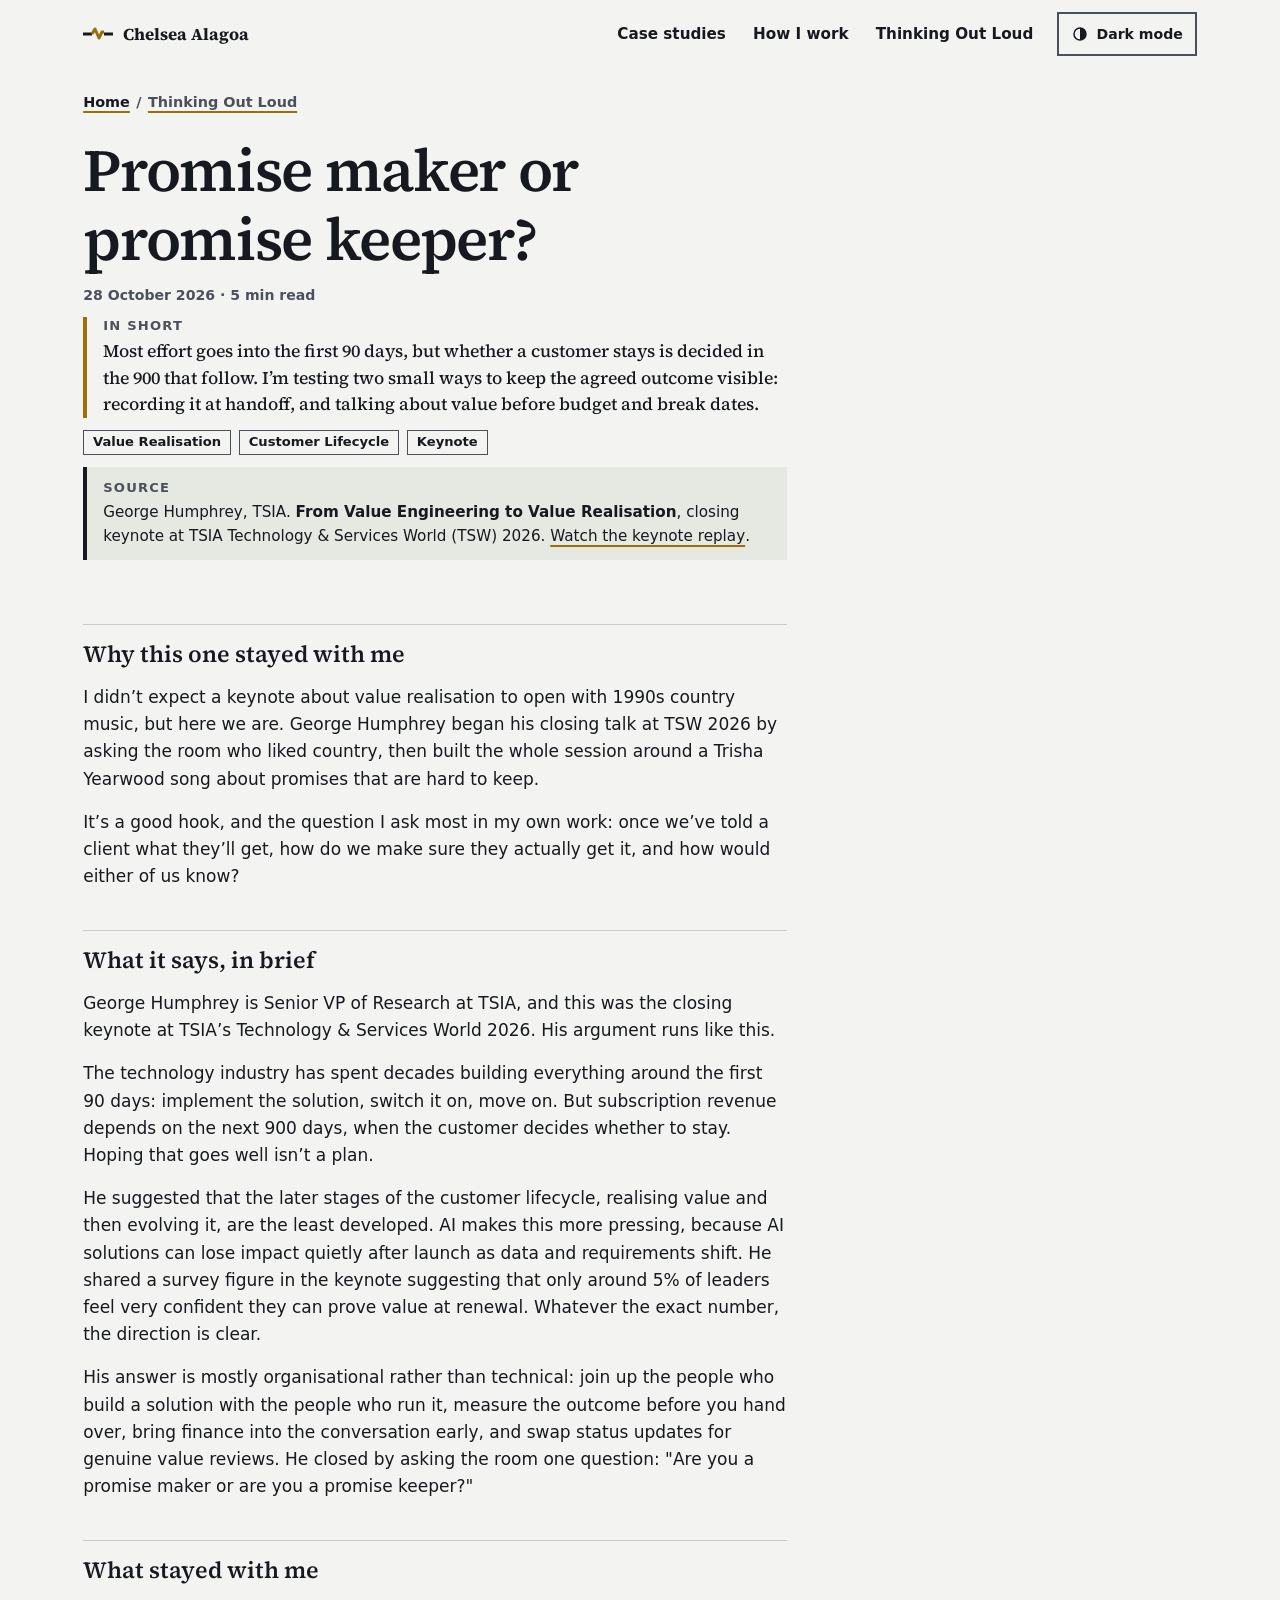
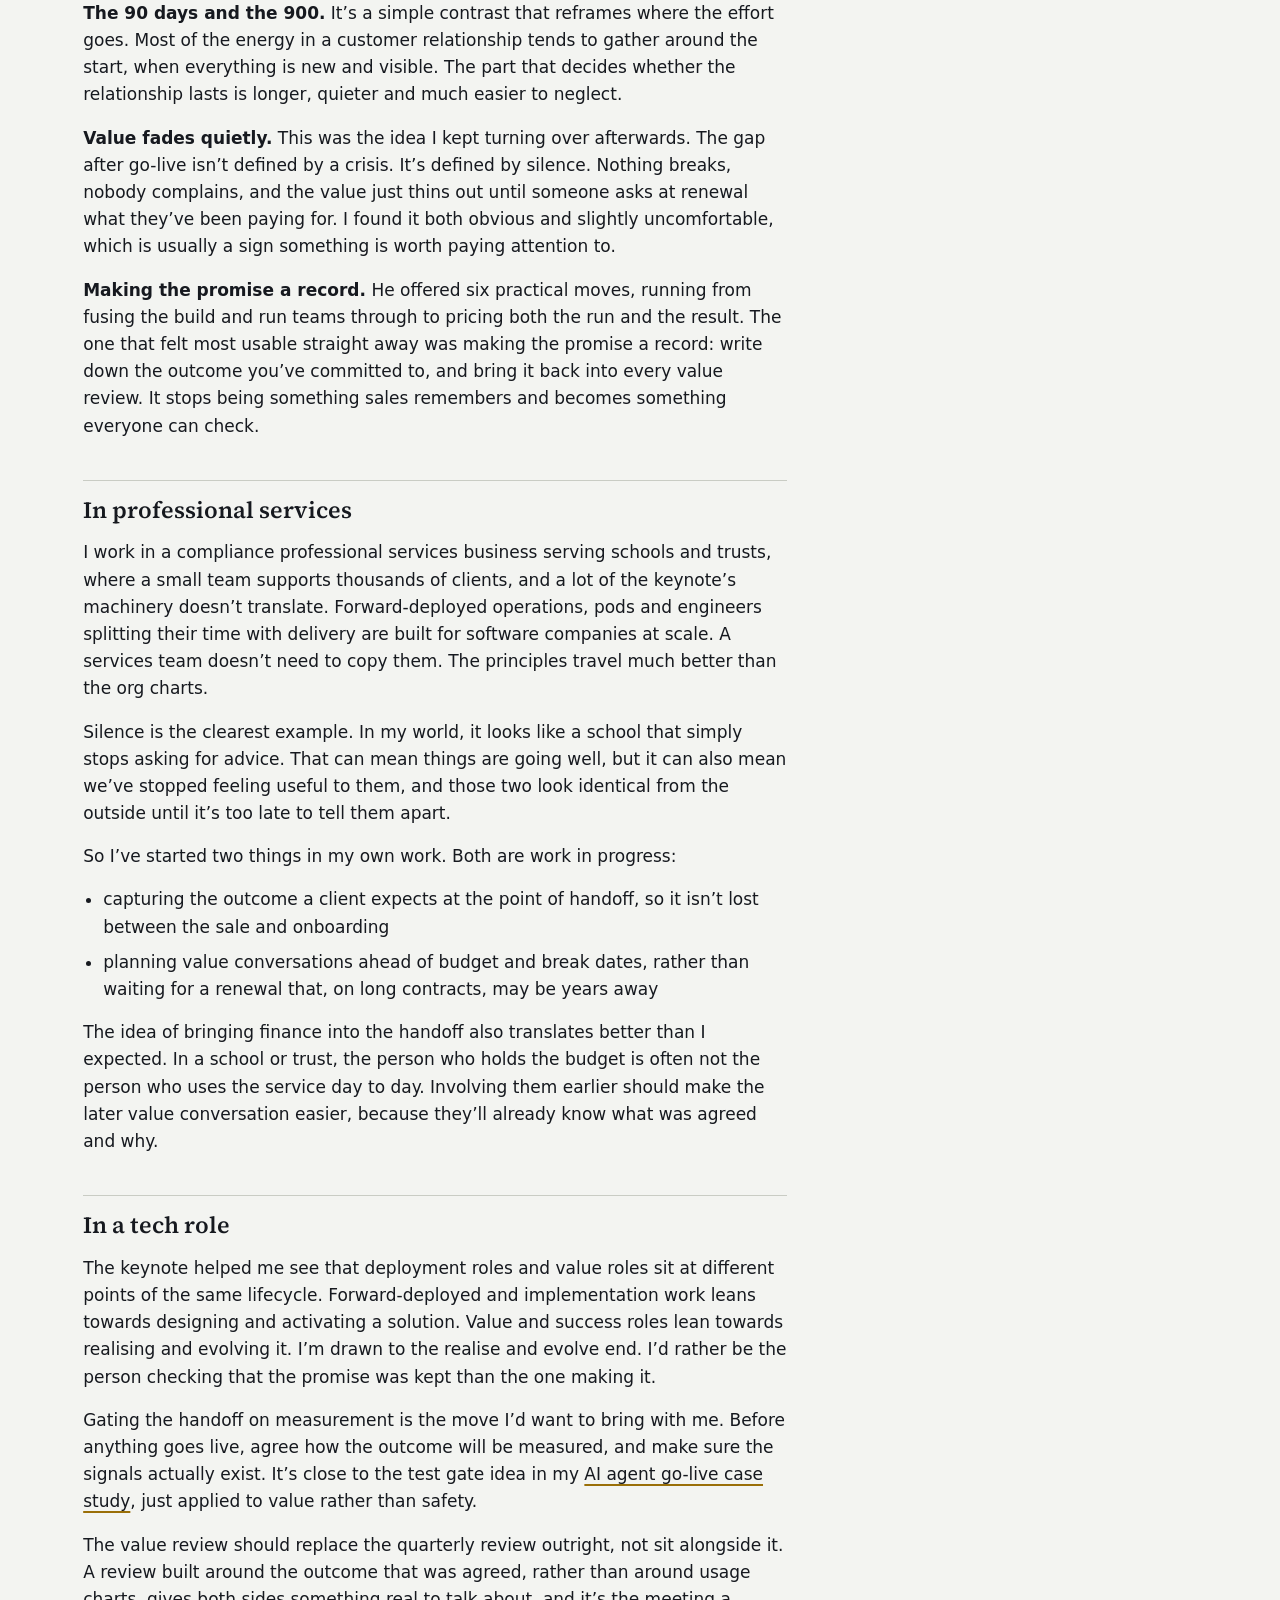
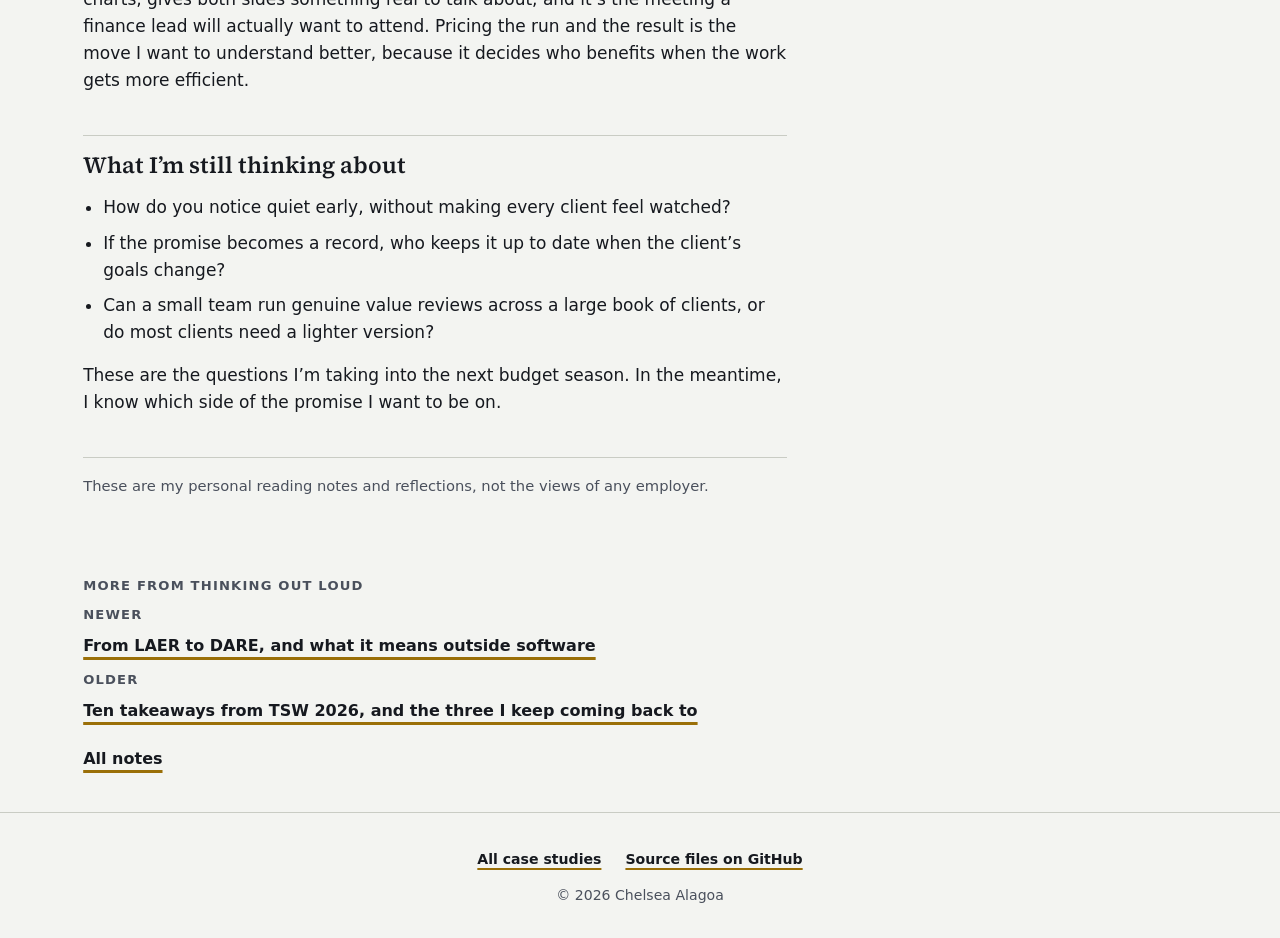
<file: thinking-out-loud/promise-maker-or-promise-keeper/index.html>
<!doctype html>
<html lang="en-GB">
<head>
<meta charset="utf-8">
<meta name="viewport" content="width=device-width, initial-scale=1">
<title>Promise maker or promise keeper? | Thinking Out Loud | Chelsea Alagoa</title>
<meta name="description" content="George Humphrey's TSW 2026 closing keynote, and why the months after go-live are where promises are kept or quietly broken.">
<link rel="canonical" href="https://blkren.github.io/thinking-out-loud/promise-maker-or-promise-keeper/">
<meta property="og:type" content="article">
<meta property="og:site_name" content="Chelsea Alagoa">
<meta property="og:locale" content="en_GB">
<meta property="og:url" content="https://blkren.github.io/thinking-out-loud/promise-maker-or-promise-keeper/">
<meta property="og:title" content="Promise maker or promise keeper? | Thinking Out Loud | Chelsea Alagoa">
<meta property="og:description" content="George Humphrey's TSW 2026 closing keynote, and why the months after go-live are where promises are kept or quietly broken.">
<meta property="og:image" content="https://blkren.github.io/assets/img/og-chain.png">
<meta property="og:image:width" content="1200">
<meta property="og:image:height" content="630">
<meta property="og:image:alt" content="Chelsea Alagoa. A value chain line with a gold seam repairing the break.">
<meta name="twitter:card" content="summary_large_image">
<meta name="color-scheme" content="light dark">
<link rel="icon" href="../../assets/img/favicon.svg" type="image/svg+xml">
<link rel="preload" href="../../assets/fonts/source-serif-4-latin-wght.woff2" as="font" type="font/woff2" crossorigin>
<link rel="stylesheet" href="../../assets/css/site.css?v=20261120c">
<script>document.documentElement.classList.add('js');try{var t=localStorage.getItem('theme');if(t==='dark'||t==='light')document.documentElement.setAttribute('data-theme',t)}catch(e){}</script>
<script src="../../assets/js/site.js?v=20261120c" defer></script>
</head>
<body id="top">
<div class="progress" aria-hidden="true"><i data-progress></i></div>
<a class="skip" href="#main">Skip to main content</a>
<header class="site-header">
  <div class="shell site-header__inner">
    <a class="brand" href="../../"><svg viewBox="0 0 30 14" aria-hidden="true" focusable="false"><path d="M0 7h9" stroke="currentColor" stroke-width="3"/><path d="M9 7l3-5 4 9 3-6h2" fill="none" stroke="var(--seam)" stroke-width="3" stroke-linejoin="round"/><path d="M21 7h9" stroke="currentColor" stroke-width="3"/></svg>Chelsea Alagoa</a>
    <button class="theme-toggle" type="button" data-theme-toggle aria-pressed="false" hidden><svg viewBox="0 0 24 24" aria-hidden="true" focusable="false"><circle cx="12" cy="12" r="8" fill="none" stroke="currentColor" stroke-width="2"/><path d="M12 4a8 8 0 0 1 0 16z" fill="currentColor"/></svg><span class="theme-toggle__text">Dark mode</span></button>
    <nav class="site-nav" aria-label="Main">
      <ul>
        <li><a href="../../#case-studies">Case studies</a></li>
        <li><a href="../../#how">How I work</a></li>
        <li><a href="../../thinking-out-loud/">Thinking Out Loud</a></li>
      </ul>
    </nav>
  </div>
</header>
<main id="main">
<article class="post">
  <div class="shell post-top">
    <nav class="crumbs" aria-label="Breadcrumb"><ol><li><a href="../../">Home</a></li><li><a href="../">Thinking Out Loud</a></li></ol></nav>
    <h1>Promise maker or promise keeper?</h1>
    <p class="post-meta"><time datetime="2026-10-28">28 October 2026</time><span aria-hidden="true"> · </span>5 min read</p>
    <div class="inshort"><p class="label">In short</p><p>Most effort goes into the first 90 days, but whether a customer stays is decided in the 900 that follow. I’m testing two small ways to keep the agreed outcome visible: recording it at handoff, and talking about value before budget and break dates.</p></div>
    <ul class="tags" aria-label="Tags"><li>Value Realisation</li><li>Customer Lifecycle</li><li>Keynote</li></ul>
    <aside class="source" aria-label="Source">
      <p class="label">Source</p>
      <p>George Humphrey, TSIA. <cite>From Value Engineering to Value Realisation</cite>, closing keynote at TSIA Technology &amp; Services World (TSW) 2026. <a href="https://www.youtube.com/watch?v=GJL4whN85IM">Watch the keynote replay</a><span class="visually-hidden"> (opens YouTube)</span>.</p>
    </aside>
  </div>
  <div class="shell">
    <div class="prose post-body">
<h2>Why this one stayed with me</h2>
<p>I didn’t expect a keynote about value realisation to open with 1990s country music, but here we are. George Humphrey began his closing talk at TSW 2026 by asking the room who liked country, then built the whole session around a Trisha Yearwood song about promises that are hard to keep.</p>
<p>It’s a good hook, and the question I ask most in my own work: once we’ve told a client what they’ll get, how do we make sure they actually get it, and how would either of us know?</p>

<h2>What it says, in brief</h2>
<p>George Humphrey is Senior VP of Research at TSIA, and this was the closing keynote at TSIA’s Technology &amp; Services World 2026. His argument runs like this.</p>
<p>The technology industry has spent decades building everything around the first 90 days: implement the solution, switch it on, move on. But subscription revenue depends on the next 900 days, when the customer decides whether to stay. Hoping that goes well isn’t a plan.</p>
<p>He suggested that the later stages of the customer lifecycle, realising value and then evolving it, are the least developed. AI makes this more pressing, because AI solutions can lose impact quietly after launch as data and requirements shift. He shared a survey figure in the keynote suggesting that only around 5% of leaders feel very confident they can prove value at renewal. Whatever the exact number, the direction is clear.</p>
<p>His answer is mostly organisational rather than technical: join up the people who build a solution with the people who run it, measure the outcome before you hand over, bring finance into the conversation early, and swap status updates for genuine value reviews. He closed by asking the room one question: "Are you a promise maker or are you a promise keeper?"</p>

<h2>What stayed with me</h2>
<p><strong>The 90 days and the 900.</strong> It’s a simple contrast that reframes where the effort goes. Most of the energy in a customer relationship tends to gather around the start, when everything is new and visible. The part that decides whether the relationship lasts is longer, quieter and much easier to neglect.</p>
<p><strong>Value fades quietly.</strong> This was the idea I kept turning over afterwards. The gap after go-live isn’t defined by a crisis. It’s defined by silence. Nothing breaks, nobody complains, and the value just thins out until someone asks at renewal what they’ve been paying for. I found it both obvious and slightly uncomfortable, which is usually a sign something is worth paying attention to.</p>
<p><strong>Making the promise a record.</strong> He offered six practical moves, running from fusing the build and run teams through to pricing both the run and the result. The one that felt most usable straight away was making the promise a record: write down the outcome you’ve committed to, and bring it back into every value review. It stops being something sales remembers and becomes something everyone can check.</p>

<h2>In professional services</h2>
<p>I work in a compliance professional services business serving schools and trusts, where a small team supports thousands of clients, and a lot of the keynote’s machinery doesn’t translate. Forward-deployed operations, pods and engineers splitting their time with delivery are built for software companies at scale. A services team doesn’t need to copy them. The principles travel much better than the org charts.</p>
<p>Silence is the clearest example. In my world, it looks like a school that simply stops asking for advice. That can mean things are going well, but it can also mean we’ve stopped feeling useful to them, and those two look identical from the outside until it’s too late to tell them apart.</p>
<p>So I’ve started two things in my own work. Both are work in progress:</p>
<ul>
  <li>capturing the outcome a client expects at the point of handoff, so it isn’t lost between the sale and onboarding</li>
  <li>planning value conversations ahead of budget and break dates, rather than waiting for a renewal that, on long contracts, may be years away</li>
</ul>
<p>The idea of bringing finance into the handoff also translates better than I expected. In a school or trust, the person who holds the budget is often not the person who uses the service day to day. Involving them earlier should make the later value conversation easier, because they’ll already know what was agreed and why.</p>

<h2>In a tech role</h2>
<p>The keynote helped me see that deployment roles and value roles sit at different points of the same lifecycle. Forward-deployed and implementation work leans towards designing and activating a solution. Value and success roles lean towards realising and evolving it. I’m drawn to the realise and evolve end. I’d rather be the person checking that the promise was kept than the one making it.</p>
<p>Gating the handoff on measurement is the move I’d want to bring with me. Before anything goes live, agree how the outcome will be measured, and make sure the signals actually exist. It’s close to the test gate idea in my <a href="../../cs-operations/golive-copilot/">AI agent go-live case study</a>, just applied to value rather than safety.</p>
<p>The value review should replace the quarterly review outright, not sit alongside it. A review built around the outcome that was agreed, rather than around usage charts, gives both sides something real to talk about, and it’s the meeting a finance lead will actually want to attend. Pricing the run and the result is the move I want to understand better, because it decides who benefits when the work gets more efficient.</p>

<h2>What I’m still thinking about</h2>
<ul>
  <li>How do you notice quiet early, without making every client feel watched?</li>
  <li>If the promise becomes a record, who keeps it up to date when the client’s goals change?</li>
  <li>Can a small team run genuine value reviews across a large book of clients, or do most clients need a lighter version?</li>
</ul>
<p>These are the questions I’m taking into the next budget season. In the meantime, I know which side of the promise I want to be on.</p>
      <p class="post-note">These are my personal reading notes and reflections, not the views of any employer.</p>
    </div>
  </div>
</article>
<nav class="shell related post-pager" aria-labelledby="more-title">
  <h2 id="more-title" class="label">More from Thinking Out Loud</h2>
  <ul><li><span class="label">Newer</span><a class="textlink" href="../from-laer-to-dare-outside-software/">From LAER to DARE, and what it means outside software</a></li><li><span class="label">Older</span><a class="textlink" href="../ten-takeaways-from-tsw-2026/">Ten takeaways from TSW 2026, and the three I keep coming back to</a></li><li><a class="textlink" href="../">All notes</a></li></ul>
</nav>
</main>
<footer class="site-footer">
  <div class="shell site-footer__inner">
    <ul>
      <li><a href="../../#case-studies">All case studies</a></li>
      <li><a href="https://github.com/blkren/blkren.github.io">Source files on GitHub</a></li>
    </ul>
    <p class="site-footer__copy">&copy; 2026 Chelsea Alagoa</p>
  </div>
</footer>
<a class="to-top" href="#top" data-to-top><svg viewBox="0 0 24 24" aria-hidden="true" focusable="false"><path d="M12 19V5M5 12l7-7 7 7" fill="none" stroke="currentColor" stroke-width="2.5" stroke-linecap="square"/></svg><span class="visually-hidden">Back to top</span></a>
</body>
</html>
</file>
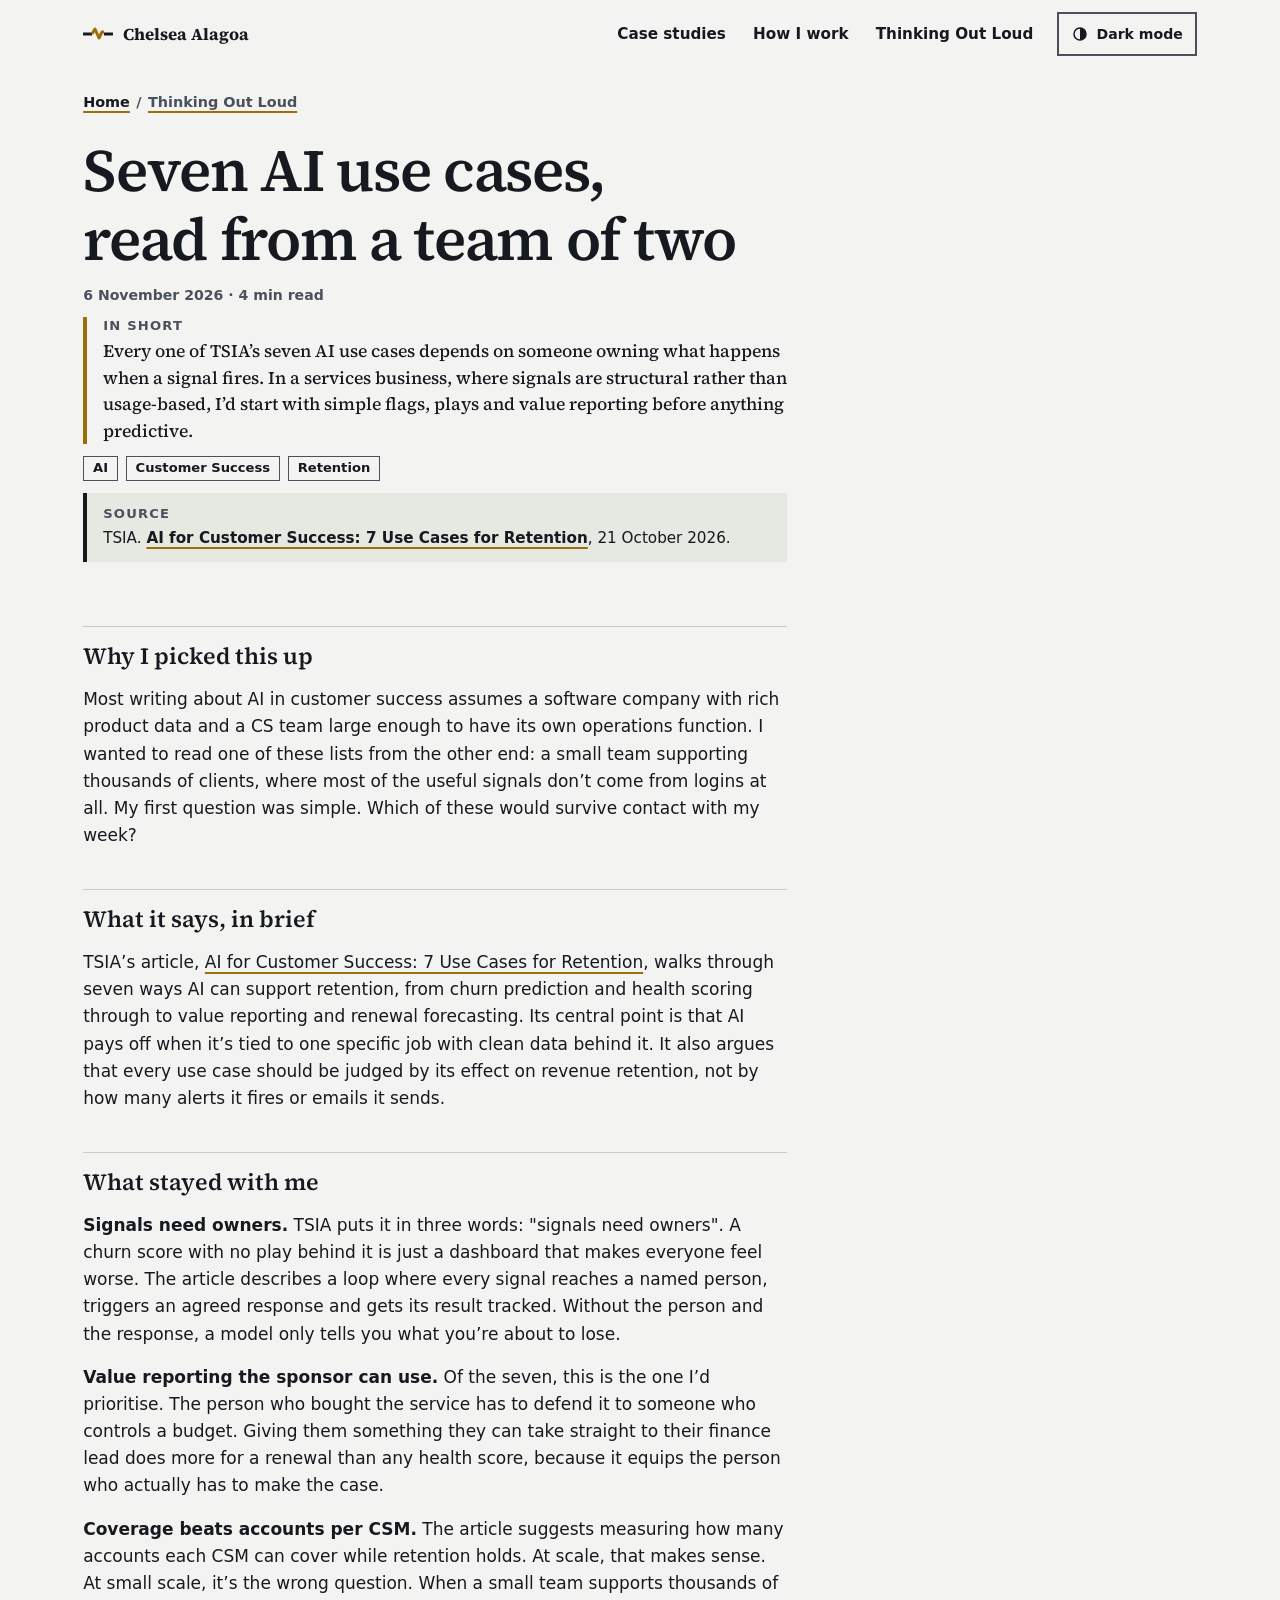
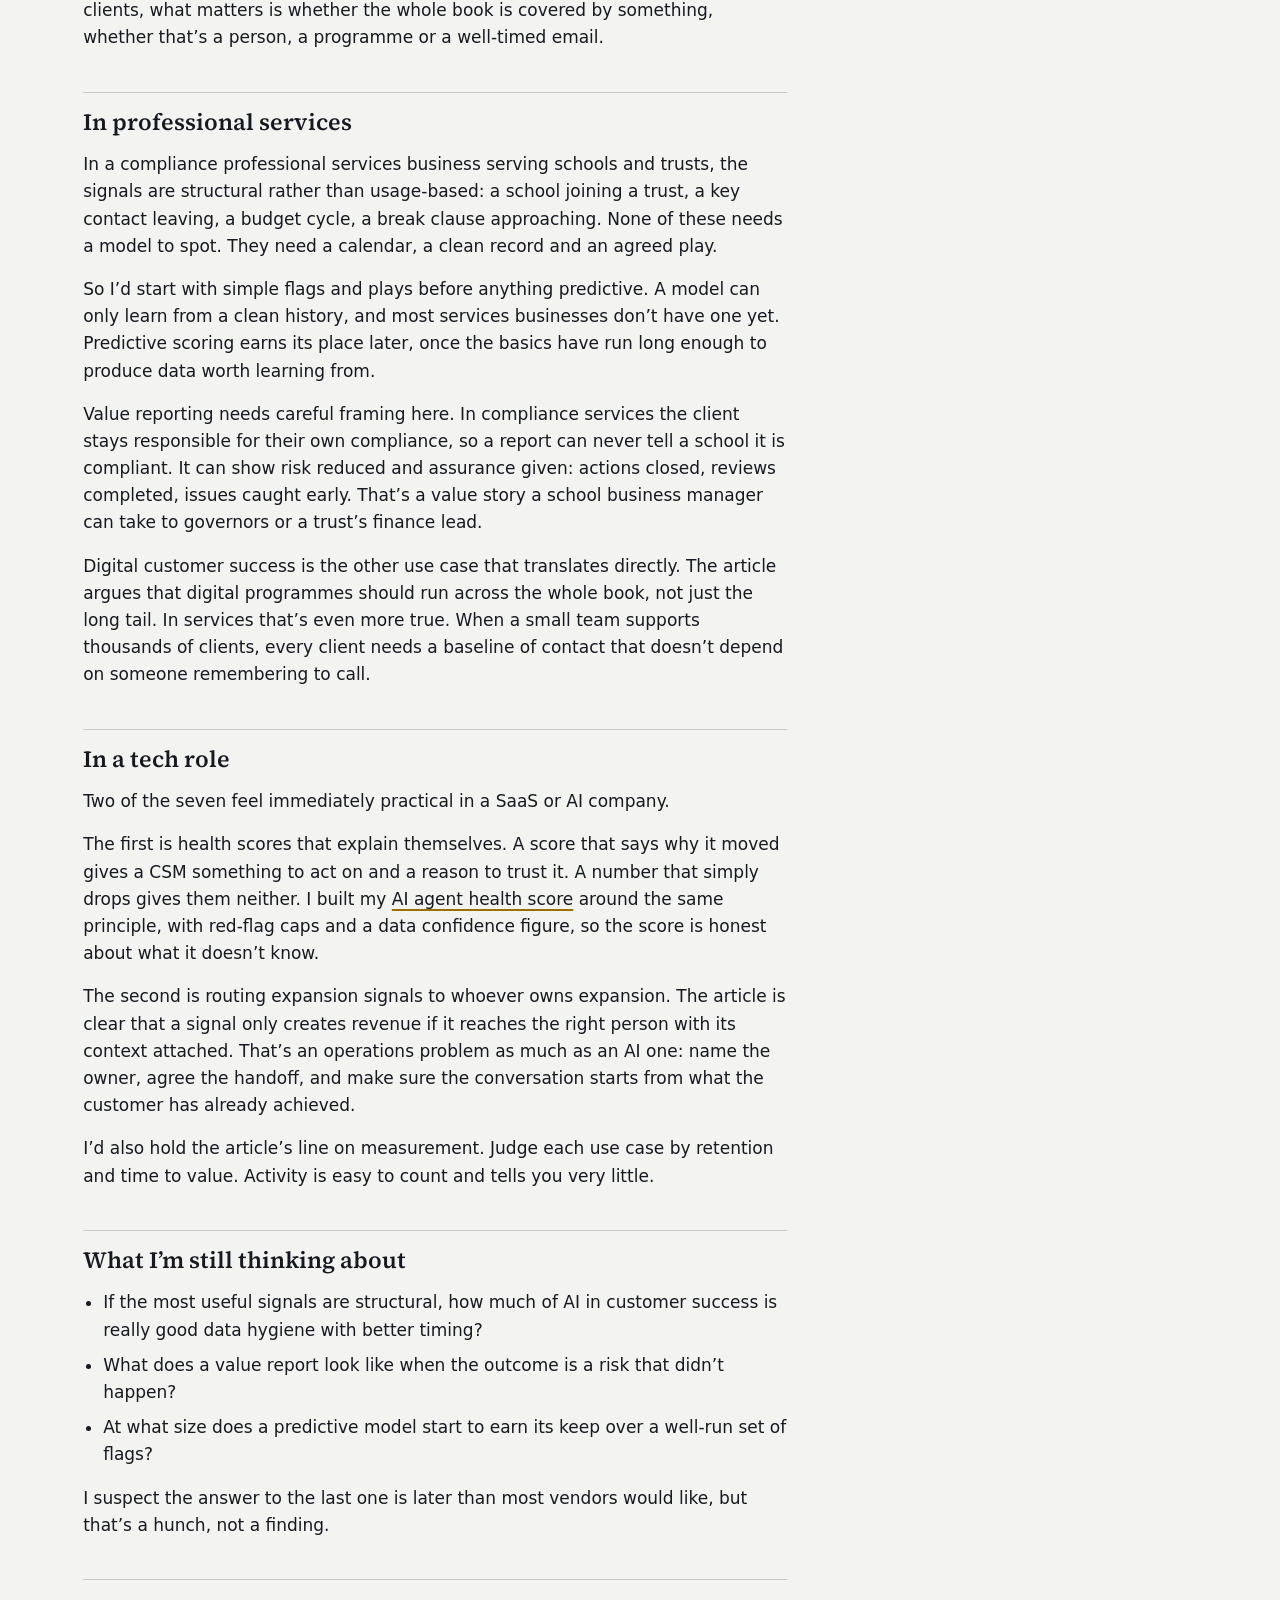
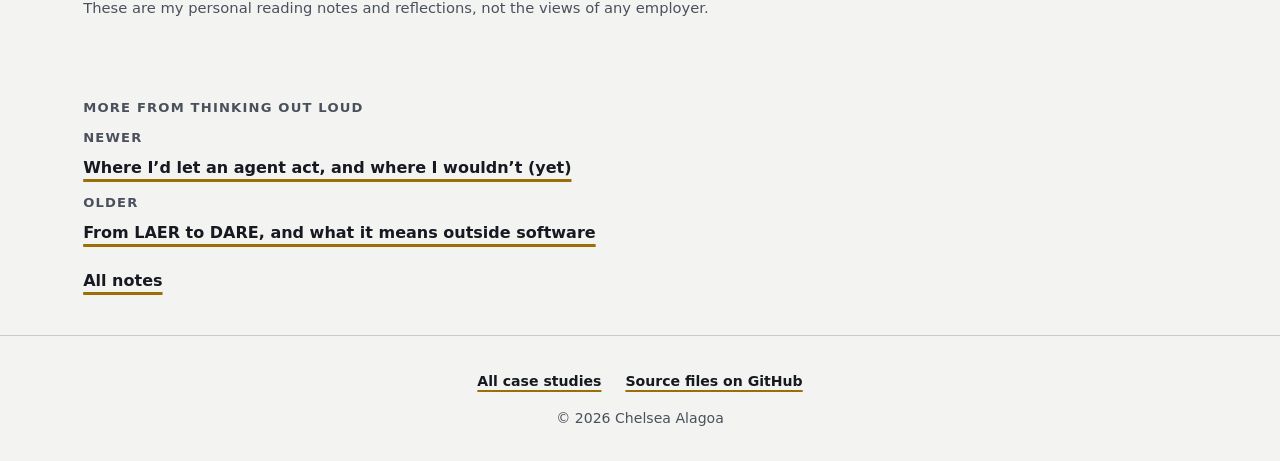
<file: thinking-out-loud/seven-ai-use-cases-read-from-a-team-of-two/index.html>
<!doctype html>
<html lang="en-GB">
<head>
<meta charset="utf-8">
<meta name="viewport" content="width=device-width, initial-scale=1">
<title>Seven AI use cases, read from a team of two | Thinking Out Loud | Chelsea Alagoa</title>
<meta name="description" content="TSIA's seven AI use cases for retention, and which ones hold up for a small team with a very large book.">
<link rel="canonical" href="https://blkren.github.io/thinking-out-loud/seven-ai-use-cases-read-from-a-team-of-two/">
<meta property="og:type" content="article">
<meta property="og:site_name" content="Chelsea Alagoa">
<meta property="og:locale" content="en_GB">
<meta property="og:url" content="https://blkren.github.io/thinking-out-loud/seven-ai-use-cases-read-from-a-team-of-two/">
<meta property="og:title" content="Seven AI use cases, read from a team of two | Thinking Out Loud | Chelsea Alagoa">
<meta property="og:description" content="TSIA's seven AI use cases for retention, and which ones hold up for a small team with a very large book.">
<meta property="og:image" content="https://blkren.github.io/assets/img/og-chain.png">
<meta property="og:image:width" content="1200">
<meta property="og:image:height" content="630">
<meta property="og:image:alt" content="Chelsea Alagoa. A value chain line with a gold seam repairing the break.">
<meta name="twitter:card" content="summary_large_image">
<meta name="color-scheme" content="light dark">
<link rel="icon" href="../../assets/img/favicon.svg" type="image/svg+xml">
<link rel="preload" href="../../assets/fonts/source-serif-4-latin-wght.woff2" as="font" type="font/woff2" crossorigin>
<link rel="stylesheet" href="../../assets/css/site.css?v=20261120c">
<script>document.documentElement.classList.add('js');try{var t=localStorage.getItem('theme');if(t==='dark'||t==='light')document.documentElement.setAttribute('data-theme',t)}catch(e){}</script>
<script src="../../assets/js/site.js?v=20261120c" defer></script>
</head>
<body id="top">
<div class="progress" aria-hidden="true"><i data-progress></i></div>
<a class="skip" href="#main">Skip to main content</a>
<header class="site-header">
  <div class="shell site-header__inner">
    <a class="brand" href="../../"><svg viewBox="0 0 30 14" aria-hidden="true" focusable="false"><path d="M0 7h9" stroke="currentColor" stroke-width="3"/><path d="M9 7l3-5 4 9 3-6h2" fill="none" stroke="var(--seam)" stroke-width="3" stroke-linejoin="round"/><path d="M21 7h9" stroke="currentColor" stroke-width="3"/></svg>Chelsea Alagoa</a>
    <button class="theme-toggle" type="button" data-theme-toggle aria-pressed="false" hidden><svg viewBox="0 0 24 24" aria-hidden="true" focusable="false"><circle cx="12" cy="12" r="8" fill="none" stroke="currentColor" stroke-width="2"/><path d="M12 4a8 8 0 0 1 0 16z" fill="currentColor"/></svg><span class="theme-toggle__text">Dark mode</span></button>
    <nav class="site-nav" aria-label="Main">
      <ul>
        <li><a href="../../#case-studies">Case studies</a></li>
        <li><a href="../../#how">How I work</a></li>
        <li><a href="../../thinking-out-loud/">Thinking Out Loud</a></li>
      </ul>
    </nav>
  </div>
</header>
<main id="main">
<article class="post">
  <div class="shell post-top">
    <nav class="crumbs" aria-label="Breadcrumb"><ol><li><a href="../../">Home</a></li><li><a href="../">Thinking Out Loud</a></li></ol></nav>
    <h1>Seven AI use cases, read from a team of two</h1>
    <p class="post-meta"><time datetime="2026-11-06">6 November 2026</time><span aria-hidden="true"> · </span>4 min read</p>
    <div class="inshort"><p class="label">In short</p><p>Every one of TSIA’s seven AI use cases depends on someone owning what happens when a signal fires. In a services business, where signals are structural rather than usage-based, I’d start with simple flags, plays and value reporting before anything predictive.</p></div>
    <ul class="tags" aria-label="Tags"><li>AI</li><li>Customer Success</li><li>Retention</li></ul>
    <aside class="source" aria-label="Source">
      <p class="label">Source</p>
      <p>TSIA. <cite><a href="https://www.tsia.com/blog/ai-customer-success-use-cases">AI for Customer Success: 7 Use Cases for Retention</a></cite>, 21 October 2026.</p>
    </aside>
  </div>
  <div class="shell">
    <div class="prose post-body">
<h2>Why I picked this up</h2>
<p>Most writing about AI in customer success assumes a software company with rich product data and a CS team large enough to have its own operations function. I wanted to read one of these lists from the other end: a small team supporting thousands of clients, where most of the useful signals don’t come from logins at all. My first question was simple. Which of these would survive contact with my week?</p>

<h2>What it says, in brief</h2>
<p>TSIA’s article, <a href="https://www.tsia.com/blog/ai-customer-success-use-cases">AI for Customer Success: 7 Use Cases for Retention</a>, walks through seven ways AI can support retention, from churn prediction and health scoring through to value reporting and renewal forecasting. Its central point is that AI pays off when it’s tied to one specific job with clean data behind it. It also argues that every use case should be judged by its effect on revenue retention, not by how many alerts it fires or emails it sends.</p>

<h2>What stayed with me</h2>
<p><strong>Signals need owners.</strong> TSIA puts it in three words: "signals need owners". A churn score with no play behind it is just a dashboard that makes everyone feel worse. The article describes a loop where every signal reaches a named person, triggers an agreed response and gets its result tracked. Without the person and the response, a model only tells you what you’re about to lose.</p>
<p><strong>Value reporting the sponsor can use.</strong> Of the seven, this is the one I’d prioritise. The person who bought the service has to defend it to someone who controls a budget. Giving them something they can take straight to their finance lead does more for a renewal than any health score, because it equips the person who actually has to make the case.</p>
<p><strong>Coverage beats accounts per CSM.</strong> The article suggests measuring how many accounts each CSM can cover while retention holds. At scale, that makes sense. At small scale, it’s the wrong question. When a small team supports thousands of clients, what matters is whether the whole book is covered by something, whether that’s a person, a programme or a well-timed email.</p>

<h2>In professional services</h2>
<p>In a compliance professional services business serving schools and trusts, the signals are structural rather than usage-based: a school joining a trust, a key contact leaving, a budget cycle, a break clause approaching. None of these needs a model to spot. They need a calendar, a clean record and an agreed play.</p>
<p>So I’d start with simple flags and plays before anything predictive. A model can only learn from a clean history, and most services businesses don’t have one yet. Predictive scoring earns its place later, once the basics have run long enough to produce data worth learning from.</p>
<p>Value reporting needs careful framing here. In compliance services the client stays responsible for their own compliance, so a report can never tell a school it is compliant. It can show risk reduced and assurance given: actions closed, reviews completed, issues caught early. That’s a value story a school business manager can take to governors or a trust’s finance lead.</p>
<p>Digital customer success is the other use case that translates directly. The article argues that digital programmes should run across the whole book, not just the long tail. In services that’s even more true. When a small team supports thousands of clients, every client needs a baseline of contact that doesn’t depend on someone remembering to call.</p>

<h2>In a tech role</h2>
<p>Two of the seven feel immediately practical in a SaaS or AI company.</p>
<p>The first is health scores that explain themselves. A score that says why it moved gives a CSM something to act on and a reason to trust it. A number that simply drops gives them neither. I built my <a href="../../retention-and-churn/ai-agent-health-score/">AI agent health score</a> around the same principle, with red-flag caps and a data confidence figure, so the score is honest about what it doesn’t know.</p>
<p>The second is routing expansion signals to whoever owns expansion. The article is clear that a signal only creates revenue if it reaches the right person with its context attached. That’s an operations problem as much as an AI one: name the owner, agree the handoff, and make sure the conversation starts from what the customer has already achieved.</p>
<p>I’d also hold the article’s line on measurement. Judge each use case by retention and time to value. Activity is easy to count and tells you very little.</p>

<h2>What I’m still thinking about</h2>
<ul>
  <li>If the most useful signals are structural, how much of AI in customer success is really good data hygiene with better timing?</li>
  <li>What does a value report look like when the outcome is a risk that didn’t happen?</li>
  <li>At what size does a predictive model start to earn its keep over a well-run set of flags?</li>
</ul>
<p>I suspect the answer to the last one is later than most vendors would like, but that’s a hunch, not a finding.</p>
      <p class="post-note">These are my personal reading notes and reflections, not the views of any employer.</p>
    </div>
  </div>
</article>
<nav class="shell related post-pager" aria-labelledby="more-title">
  <h2 id="more-title" class="label">More from Thinking Out Loud</h2>
  <ul><li><span class="label">Newer</span><a class="textlink" href="../where-id-let-an-agent-act/">Where I’d let an agent act, and where I wouldn’t (yet)</a></li><li><span class="label">Older</span><a class="textlink" href="../from-laer-to-dare-outside-software/">From LAER to DARE, and what it means outside software</a></li><li><a class="textlink" href="../">All notes</a></li></ul>
</nav>
</main>
<footer class="site-footer">
  <div class="shell site-footer__inner">
    <ul>
      <li><a href="../../#case-studies">All case studies</a></li>
      <li><a href="https://github.com/blkren/blkren.github.io">Source files on GitHub</a></li>
    </ul>
    <p class="site-footer__copy">&copy; 2026 Chelsea Alagoa</p>
  </div>
</footer>
<a class="to-top" href="#top" data-to-top><svg viewBox="0 0 24 24" aria-hidden="true" focusable="false"><path d="M12 19V5M5 12l7-7 7 7" fill="none" stroke="currentColor" stroke-width="2.5" stroke-linecap="square"/></svg><span class="visually-hidden">Back to top</span></a>
</body>
</html>
</file>
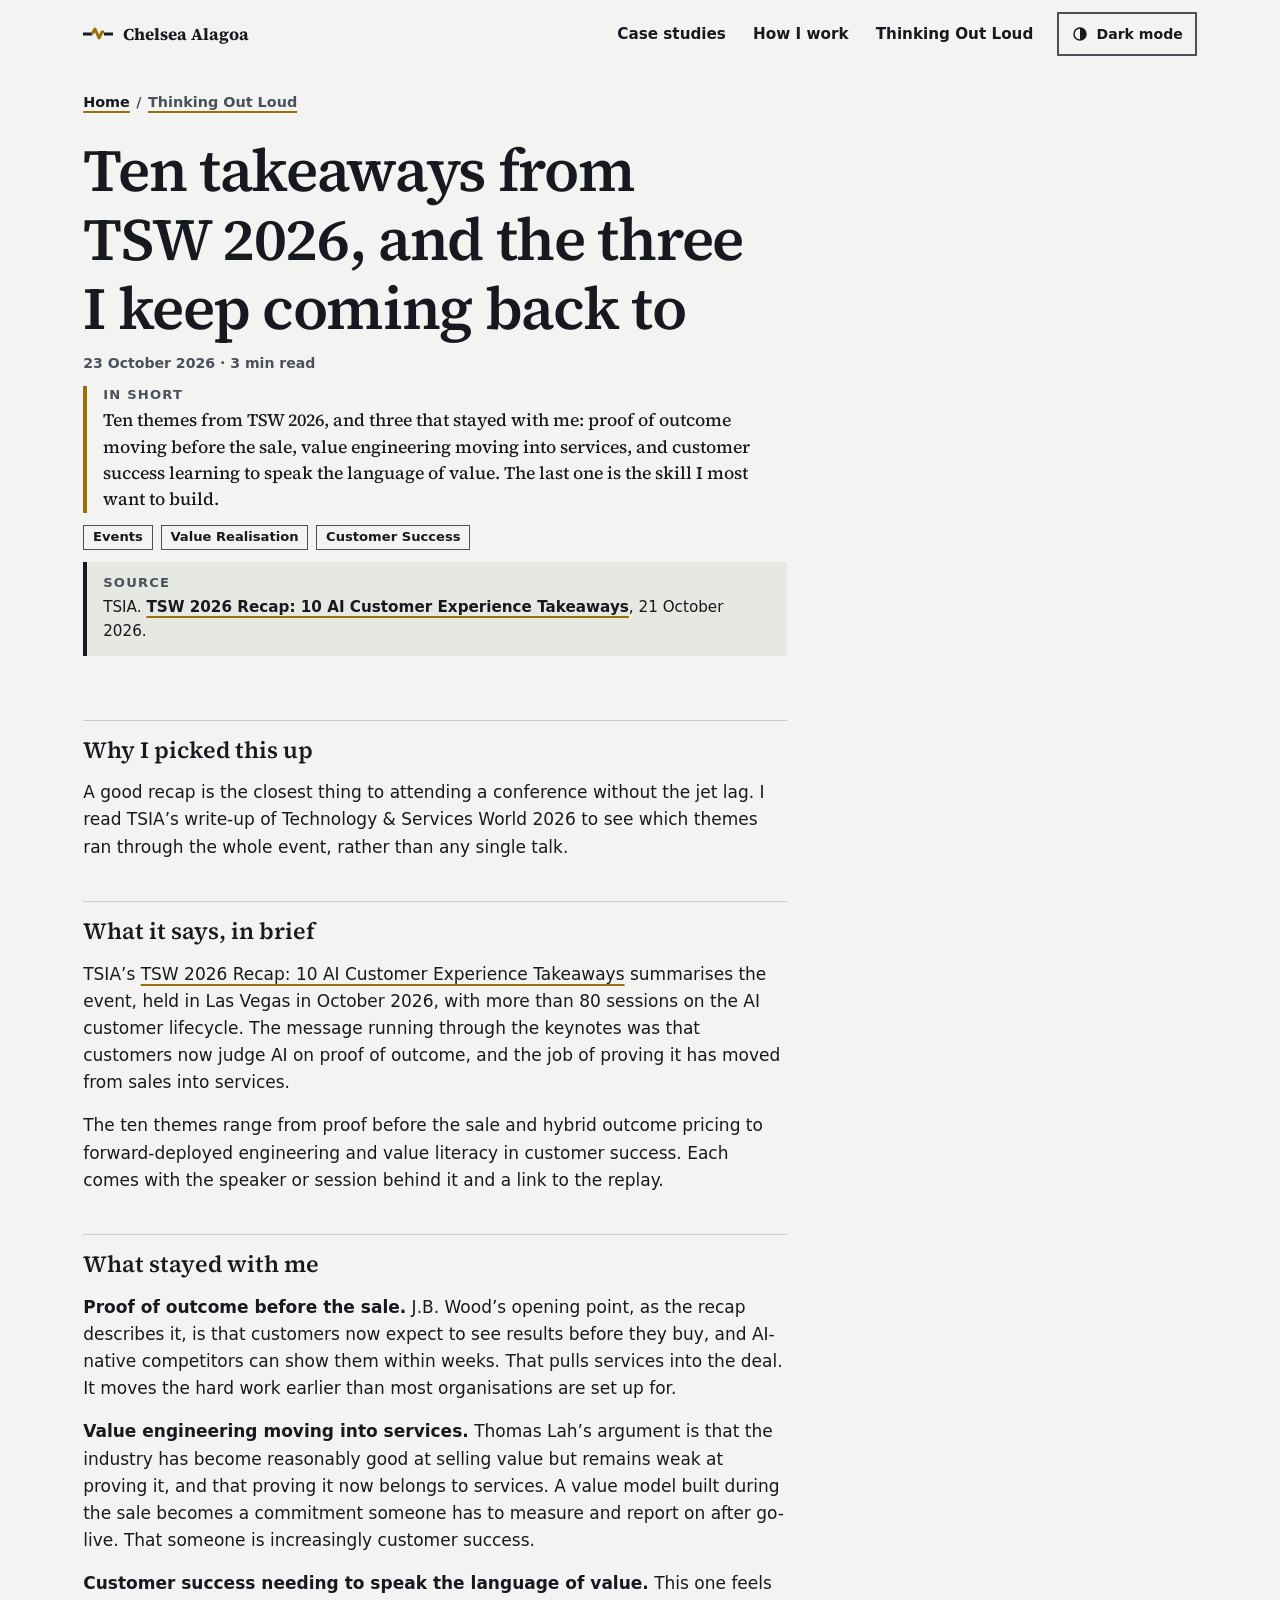
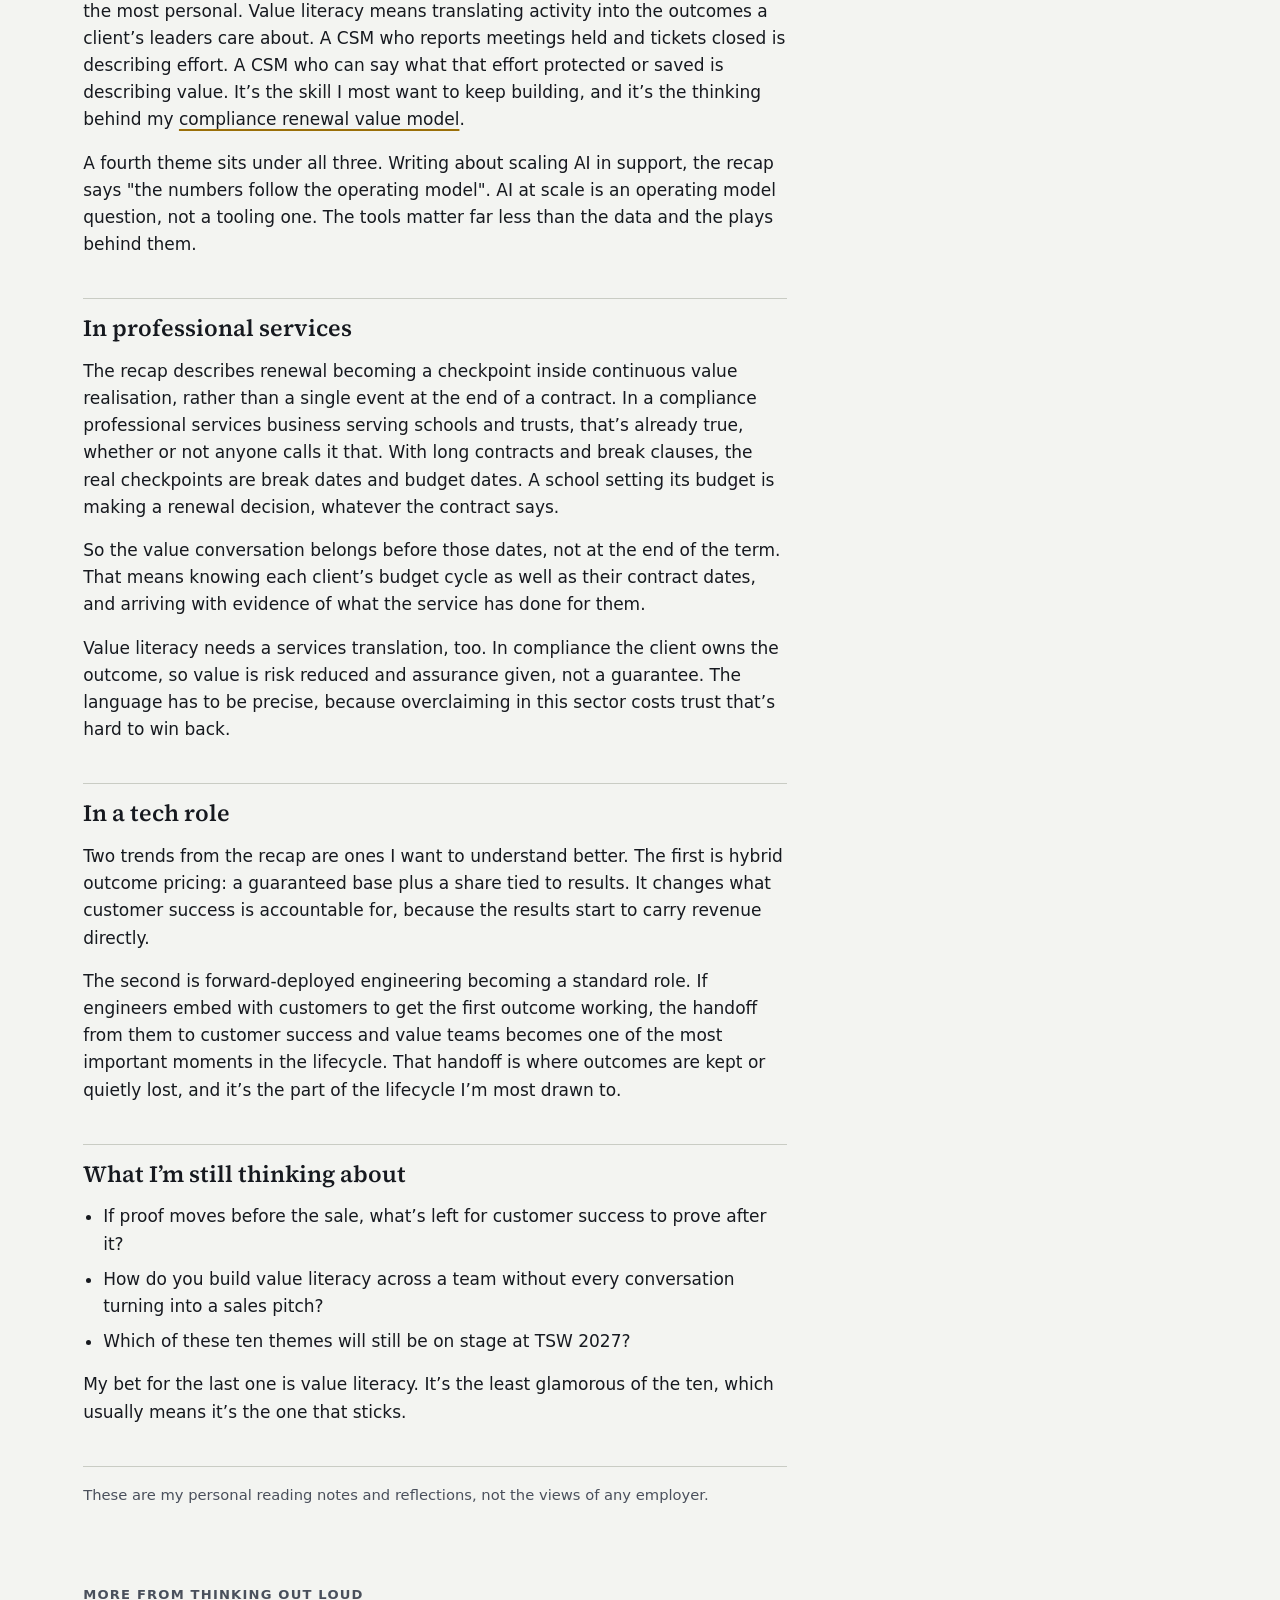
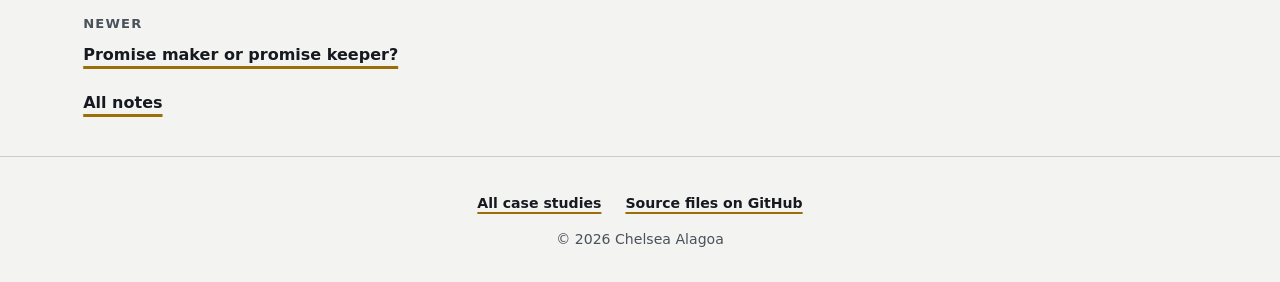
<file: thinking-out-loud/ten-takeaways-from-tsw-2026/index.html>
<!doctype html>
<html lang="en-GB">
<head>
<meta charset="utf-8">
<meta name="viewport" content="width=device-width, initial-scale=1">
<title>Ten takeaways from TSW 2026, and the three I keep coming back to | Thinking Out Loud | Chelsea Alagoa</title>
<meta name="description" content="TSIA's recap of Technology & Services World 2026, and the three themes I can't stop thinking about.">
<link rel="canonical" href="https://blkren.github.io/thinking-out-loud/ten-takeaways-from-tsw-2026/">
<meta property="og:type" content="article">
<meta property="og:site_name" content="Chelsea Alagoa">
<meta property="og:locale" content="en_GB">
<meta property="og:url" content="https://blkren.github.io/thinking-out-loud/ten-takeaways-from-tsw-2026/">
<meta property="og:title" content="Ten takeaways from TSW 2026, and the three I keep coming back to | Thinking Out Loud | Chelsea Alagoa">
<meta property="og:description" content="TSIA's recap of Technology & Services World 2026, and the three themes I can't stop thinking about.">
<meta property="og:image" content="https://blkren.github.io/assets/img/og-chain.png">
<meta property="og:image:width" content="1200">
<meta property="og:image:height" content="630">
<meta property="og:image:alt" content="Chelsea Alagoa. A value chain line with a gold seam repairing the break.">
<meta name="twitter:card" content="summary_large_image">
<meta name="color-scheme" content="light dark">
<link rel="icon" href="../../assets/img/favicon.svg" type="image/svg+xml">
<link rel="preload" href="../../assets/fonts/source-serif-4-latin-wght.woff2" as="font" type="font/woff2" crossorigin>
<link rel="stylesheet" href="../../assets/css/site.css?v=20261120c">
<script>document.documentElement.classList.add('js');try{var t=localStorage.getItem('theme');if(t==='dark'||t==='light')document.documentElement.setAttribute('data-theme',t)}catch(e){}</script>
<script src="../../assets/js/site.js?v=20261120c" defer></script>
</head>
<body id="top">
<div class="progress" aria-hidden="true"><i data-progress></i></div>
<a class="skip" href="#main">Skip to main content</a>
<header class="site-header">
  <div class="shell site-header__inner">
    <a class="brand" href="../../"><svg viewBox="0 0 30 14" aria-hidden="true" focusable="false"><path d="M0 7h9" stroke="currentColor" stroke-width="3"/><path d="M9 7l3-5 4 9 3-6h2" fill="none" stroke="var(--seam)" stroke-width="3" stroke-linejoin="round"/><path d="M21 7h9" stroke="currentColor" stroke-width="3"/></svg>Chelsea Alagoa</a>
    <button class="theme-toggle" type="button" data-theme-toggle aria-pressed="false" hidden><svg viewBox="0 0 24 24" aria-hidden="true" focusable="false"><circle cx="12" cy="12" r="8" fill="none" stroke="currentColor" stroke-width="2"/><path d="M12 4a8 8 0 0 1 0 16z" fill="currentColor"/></svg><span class="theme-toggle__text">Dark mode</span></button>
    <nav class="site-nav" aria-label="Main">
      <ul>
        <li><a href="../../#case-studies">Case studies</a></li>
        <li><a href="../../#how">How I work</a></li>
        <li><a href="../../thinking-out-loud/">Thinking Out Loud</a></li>
      </ul>
    </nav>
  </div>
</header>
<main id="main">
<article class="post">
  <div class="shell post-top">
    <nav class="crumbs" aria-label="Breadcrumb"><ol><li><a href="../../">Home</a></li><li><a href="../">Thinking Out Loud</a></li></ol></nav>
    <h1>Ten takeaways from TSW 2026, and the three I keep coming back to</h1>
    <p class="post-meta"><time datetime="2026-10-23">23 October 2026</time><span aria-hidden="true"> · </span>3 min read</p>
    <div class="inshort"><p class="label">In short</p><p>Ten themes from TSW 2026, and three that stayed with me: proof of outcome moving before the sale, value engineering moving into services, and customer success learning to speak the language of value. The last one is the skill I most want to build.</p></div>
    <ul class="tags" aria-label="Tags"><li>Events</li><li>Value Realisation</li><li>Customer Success</li></ul>
    <aside class="source" aria-label="Source">
      <p class="label">Source</p>
      <p>TSIA. <cite><a href="https://www.tsia.com/blog/tsw-2026-ai-customer-experience">TSW 2026 Recap: 10 AI Customer Experience Takeaways</a></cite>, 21 October 2026.</p>
    </aside>
  </div>
  <div class="shell">
    <div class="prose post-body">
<h2>Why I picked this up</h2>
<p>A good recap is the closest thing to attending a conference without the jet lag. I read TSIA’s write-up of Technology &amp; Services World 2026 to see which themes ran through the whole event, rather than any single talk.</p>

<h2>What it says, in brief</h2>
<p>TSIA’s <a href="https://www.tsia.com/blog/tsw-2026-ai-customer-experience">TSW 2026 Recap: 10 AI Customer Experience Takeaways</a> summarises the event, held in Las Vegas in October 2026, with more than 80 sessions on the AI customer lifecycle. The message running through the keynotes was that customers now judge AI on proof of outcome, and the job of proving it has moved from sales into services.</p>
<p>The ten themes range from proof before the sale and hybrid outcome pricing to forward-deployed engineering and value literacy in customer success. Each comes with the speaker or session behind it and a link to the replay.</p>

<h2>What stayed with me</h2>
<p><strong>Proof of outcome before the sale.</strong> J.B. Wood’s opening point, as the recap describes it, is that customers now expect to see results before they buy, and AI-native competitors can show them within weeks. That pulls services into the deal. It moves the hard work earlier than most organisations are set up for.</p>
<p><strong>Value engineering moving into services.</strong> Thomas Lah’s argument is that the industry has become reasonably good at selling value but remains weak at proving it, and that proving it now belongs to services. A value model built during the sale becomes a commitment someone has to measure and report on after go-live. That someone is increasingly customer success.</p>
<p><strong>Customer success needing to speak the language of value.</strong> This one feels the most personal. Value literacy means translating activity into the outcomes a client’s leaders care about. A CSM who reports meetings held and tickets closed is describing effort. A CSM who can say what that effort protected or saved is describing value. It’s the skill I most want to keep building, and it’s the thinking behind my <a href="../../business-cases-and-roi/compliance-value-model/">compliance renewal value model</a>.</p>
<p>A fourth theme sits under all three. Writing about scaling AI in support, the recap says "the numbers follow the operating model". AI at scale is an operating model question, not a tooling one. The tools matter far less than the data and the plays behind them.</p>

<h2>In professional services</h2>
<p>The recap describes renewal becoming a checkpoint inside continuous value realisation, rather than a single event at the end of a contract. In a compliance professional services business serving schools and trusts, that’s already true, whether or not anyone calls it that. With long contracts and break clauses, the real checkpoints are break dates and budget dates. A school setting its budget is making a renewal decision, whatever the contract says.</p>
<p>So the value conversation belongs before those dates, not at the end of the term. That means knowing each client’s budget cycle as well as their contract dates, and arriving with evidence of what the service has done for them.</p>
<p>Value literacy needs a services translation, too. In compliance the client owns the outcome, so value is risk reduced and assurance given, not a guarantee. The language has to be precise, because overclaiming in this sector costs trust that’s hard to win back.</p>

<h2>In a tech role</h2>
<p>Two trends from the recap are ones I want to understand better. The first is hybrid outcome pricing: a guaranteed base plus a share tied to results. It changes what customer success is accountable for, because the results start to carry revenue directly.</p>
<p>The second is forward-deployed engineering becoming a standard role. If engineers embed with customers to get the first outcome working, the handoff from them to customer success and value teams becomes one of the most important moments in the lifecycle. That handoff is where outcomes are kept or quietly lost, and it’s the part of the lifecycle I’m most drawn to.</p>

<h2>What I’m still thinking about</h2>
<ul>
  <li>If proof moves before the sale, what’s left for customer success to prove after it?</li>
  <li>How do you build value literacy across a team without every conversation turning into a sales pitch?</li>
  <li>Which of these ten themes will still be on stage at TSW 2027?</li>
</ul>
<p>My bet for the last one is value literacy. It’s the least glamorous of the ten, which usually means it’s the one that sticks.</p>
      <p class="post-note">These are my personal reading notes and reflections, not the views of any employer.</p>
    </div>
  </div>
</article>
<nav class="shell related post-pager" aria-labelledby="more-title">
  <h2 id="more-title" class="label">More from Thinking Out Loud</h2>
  <ul><li><span class="label">Newer</span><a class="textlink" href="../promise-maker-or-promise-keeper/">Promise maker or promise keeper?</a></li><li><a class="textlink" href="../">All notes</a></li></ul>
</nav>
</main>
<footer class="site-footer">
  <div class="shell site-footer__inner">
    <ul>
      <li><a href="../../#case-studies">All case studies</a></li>
      <li><a href="https://github.com/blkren/blkren.github.io">Source files on GitHub</a></li>
    </ul>
    <p class="site-footer__copy">&copy; 2026 Chelsea Alagoa</p>
  </div>
</footer>
<a class="to-top" href="#top" data-to-top><svg viewBox="0 0 24 24" aria-hidden="true" focusable="false"><path d="M12 19V5M5 12l7-7 7 7" fill="none" stroke="currentColor" stroke-width="2.5" stroke-linecap="square"/></svg><span class="visually-hidden">Back to top</span></a>
</body>
</html>
</file>
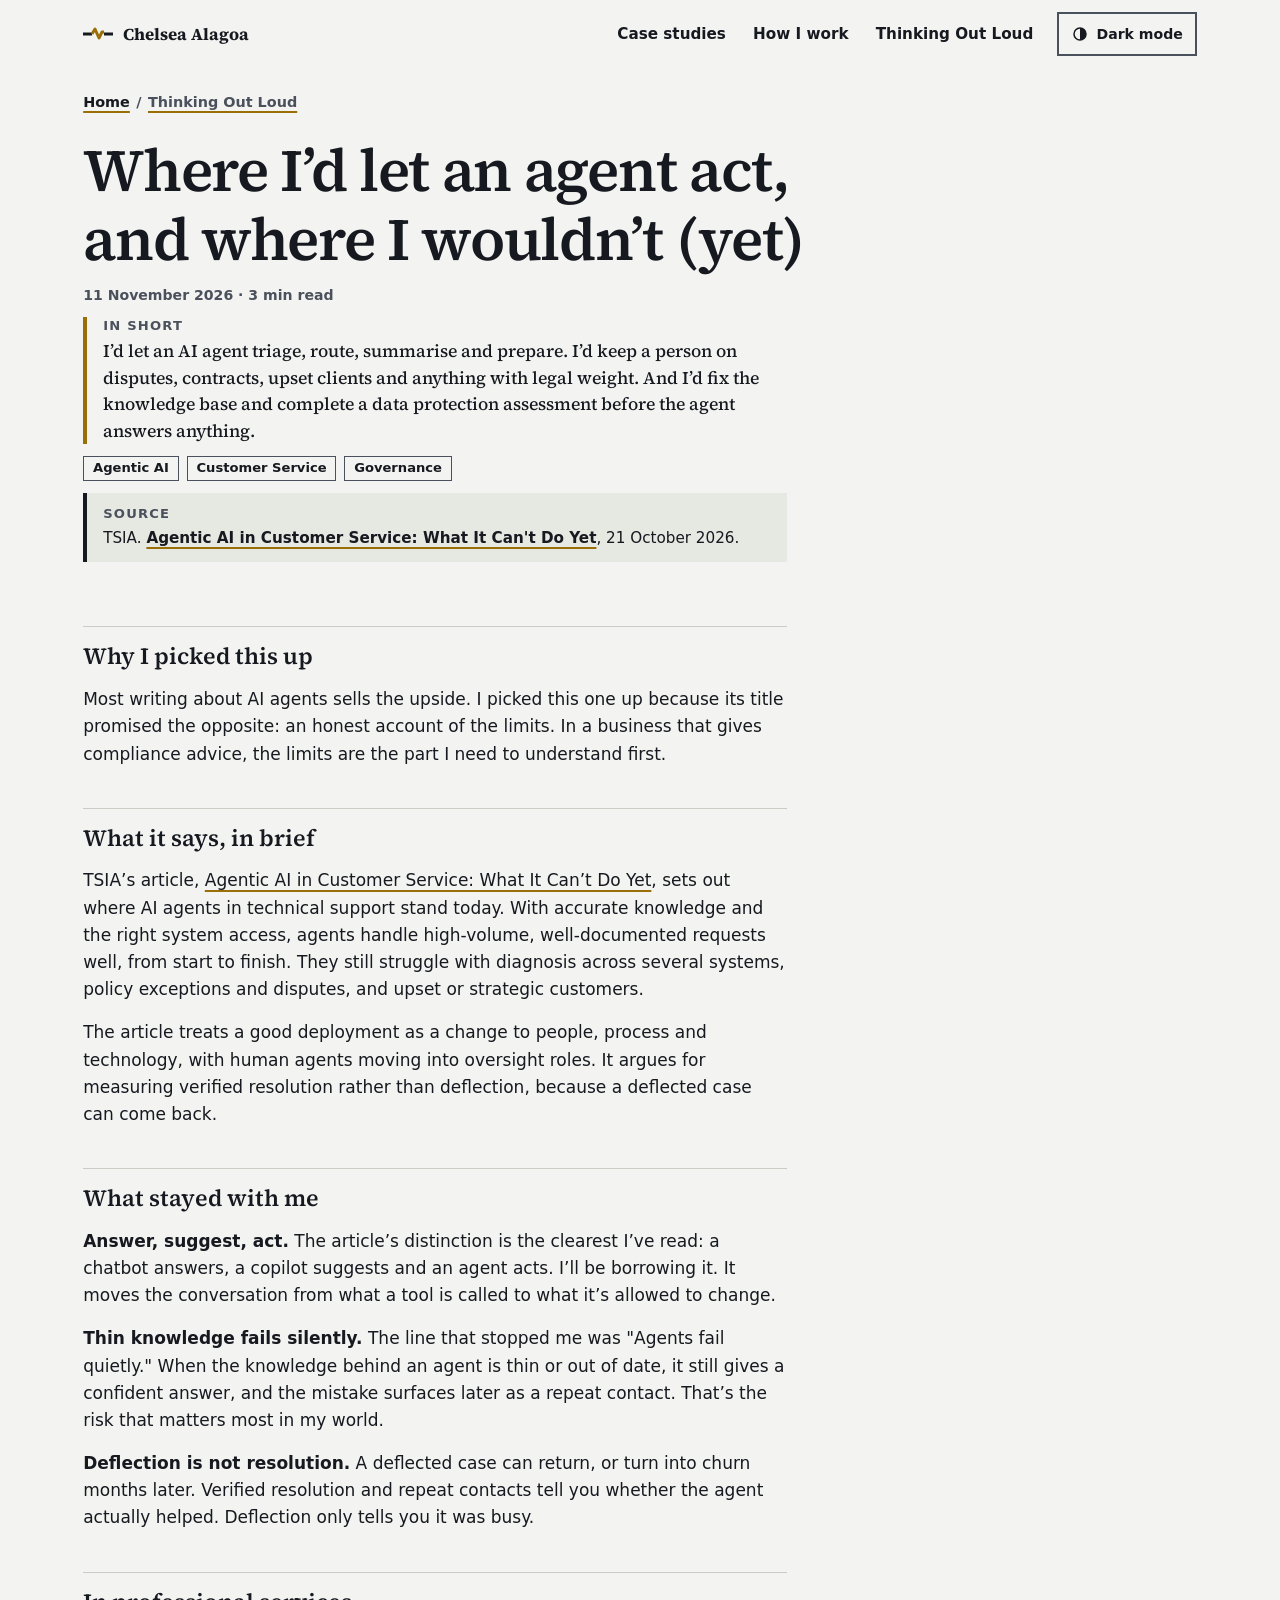
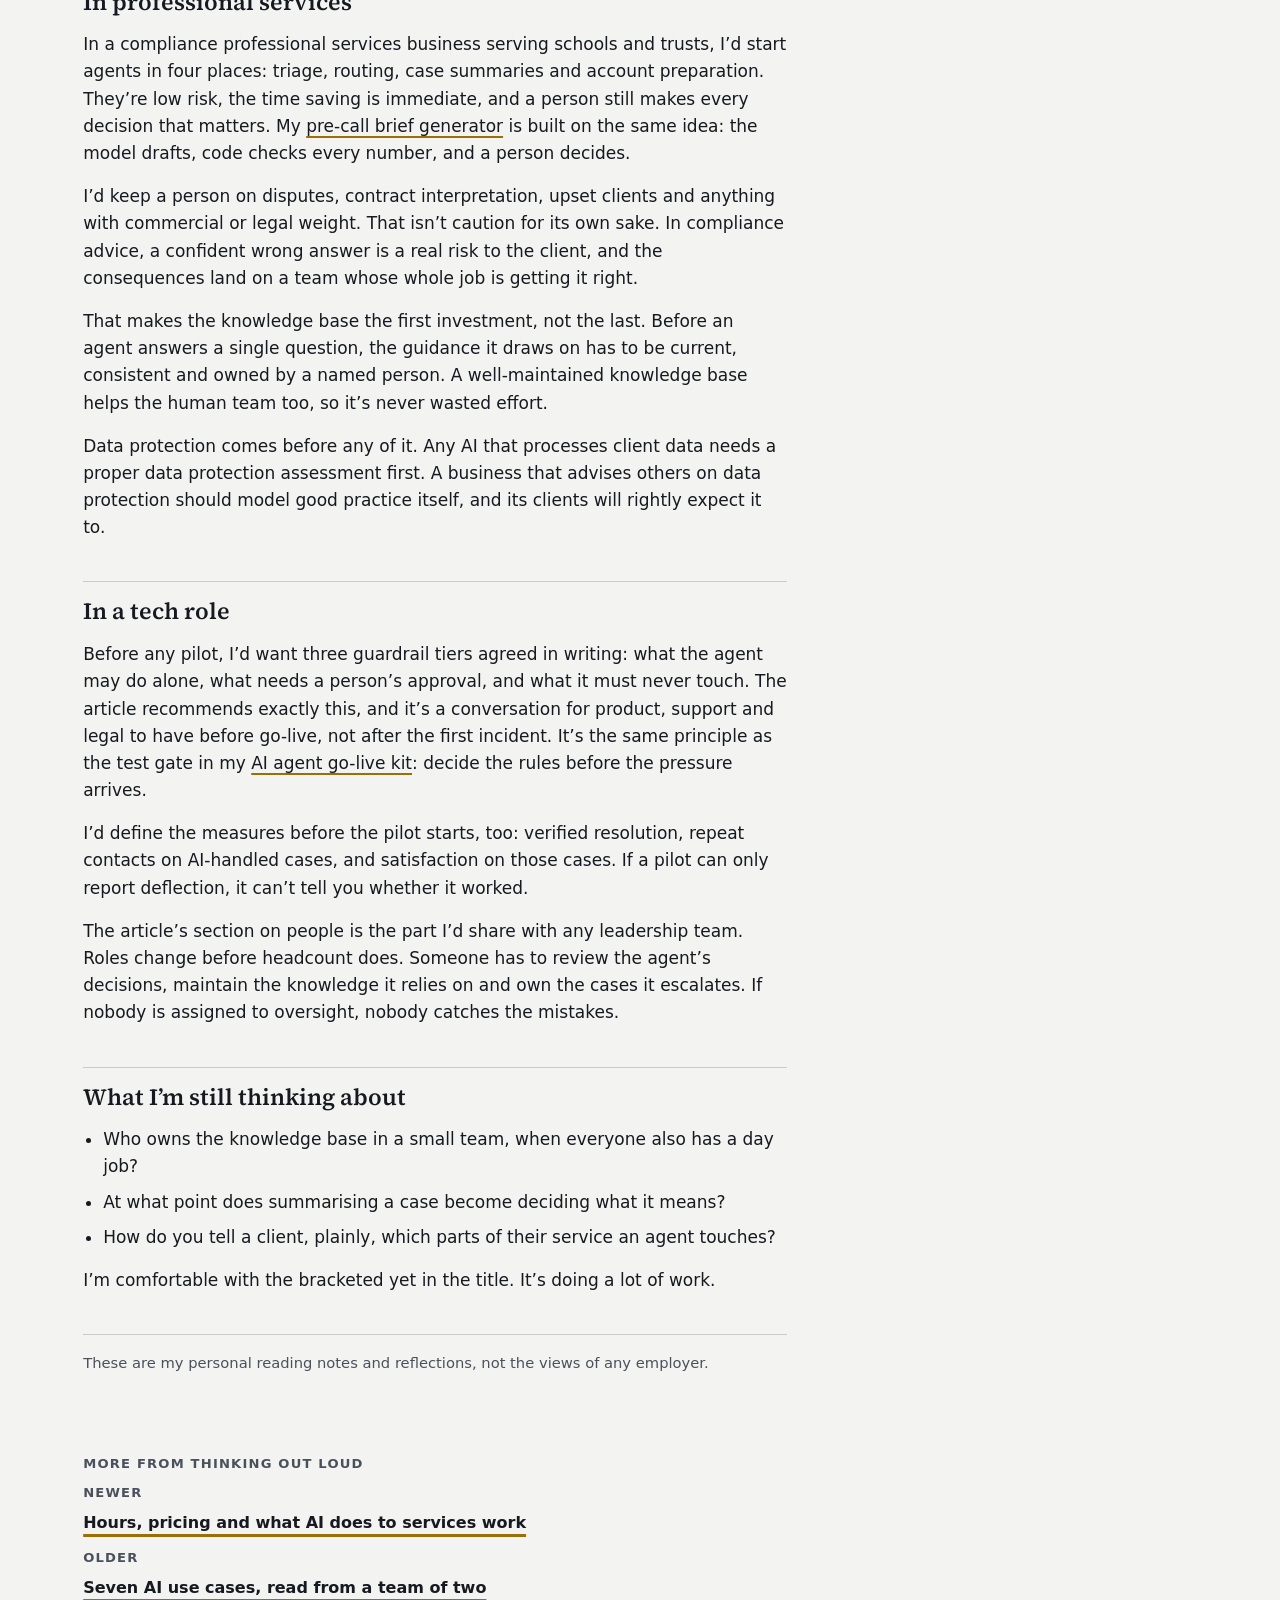
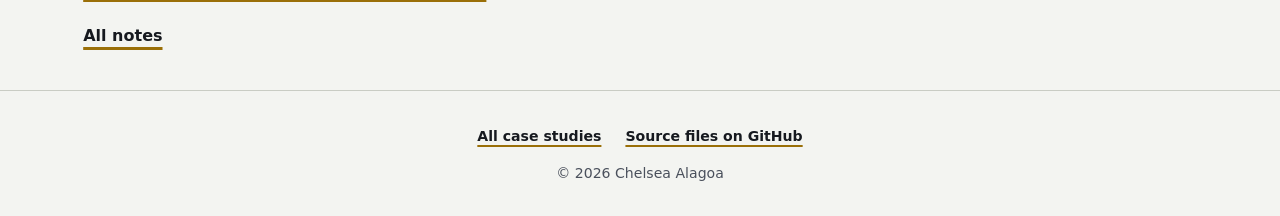
<file: thinking-out-loud/where-id-let-an-agent-act/index.html>
<!doctype html>
<html lang="en-GB">
<head>
<meta charset="utf-8">
<meta name="viewport" content="width=device-width, initial-scale=1">
<title>Where I'd let an agent act, and where I wouldn't (yet) | Thinking Out Loud | Chelsea Alagoa</title>
<meta name="description" content="An honest article about the limits of AI agents in customer service, and where I'd draw the line in compliance work.">
<link rel="canonical" href="https://blkren.github.io/thinking-out-loud/where-id-let-an-agent-act/">
<meta property="og:type" content="article">
<meta property="og:site_name" content="Chelsea Alagoa">
<meta property="og:locale" content="en_GB">
<meta property="og:url" content="https://blkren.github.io/thinking-out-loud/where-id-let-an-agent-act/">
<meta property="og:title" content="Where I'd let an agent act, and where I wouldn't (yet) | Thinking Out Loud | Chelsea Alagoa">
<meta property="og:description" content="An honest article about the limits of AI agents in customer service, and where I'd draw the line in compliance work.">
<meta property="og:image" content="https://blkren.github.io/assets/img/og-chain.png">
<meta property="og:image:width" content="1200">
<meta property="og:image:height" content="630">
<meta property="og:image:alt" content="Chelsea Alagoa. A value chain line with a gold seam repairing the break.">
<meta name="twitter:card" content="summary_large_image">
<meta name="color-scheme" content="light dark">
<link rel="icon" href="../../assets/img/favicon.svg" type="image/svg+xml">
<link rel="preload" href="../../assets/fonts/source-serif-4-latin-wght.woff2" as="font" type="font/woff2" crossorigin>
<link rel="stylesheet" href="../../assets/css/site.css?v=20261120c">
<script>document.documentElement.classList.add('js');try{var t=localStorage.getItem('theme');if(t==='dark'||t==='light')document.documentElement.setAttribute('data-theme',t)}catch(e){}</script>
<script src="../../assets/js/site.js?v=20261120c" defer></script>
</head>
<body id="top">
<div class="progress" aria-hidden="true"><i data-progress></i></div>
<a class="skip" href="#main">Skip to main content</a>
<header class="site-header">
  <div class="shell site-header__inner">
    <a class="brand" href="../../"><svg viewBox="0 0 30 14" aria-hidden="true" focusable="false"><path d="M0 7h9" stroke="currentColor" stroke-width="3"/><path d="M9 7l3-5 4 9 3-6h2" fill="none" stroke="var(--seam)" stroke-width="3" stroke-linejoin="round"/><path d="M21 7h9" stroke="currentColor" stroke-width="3"/></svg>Chelsea Alagoa</a>
    <button class="theme-toggle" type="button" data-theme-toggle aria-pressed="false" hidden><svg viewBox="0 0 24 24" aria-hidden="true" focusable="false"><circle cx="12" cy="12" r="8" fill="none" stroke="currentColor" stroke-width="2"/><path d="M12 4a8 8 0 0 1 0 16z" fill="currentColor"/></svg><span class="theme-toggle__text">Dark mode</span></button>
    <nav class="site-nav" aria-label="Main">
      <ul>
        <li><a href="../../#case-studies">Case studies</a></li>
        <li><a href="../../#how">How I work</a></li>
        <li><a href="../../thinking-out-loud/">Thinking Out Loud</a></li>
      </ul>
    </nav>
  </div>
</header>
<main id="main">
<article class="post">
  <div class="shell post-top">
    <nav class="crumbs" aria-label="Breadcrumb"><ol><li><a href="../../">Home</a></li><li><a href="../">Thinking Out Loud</a></li></ol></nav>
    <h1>Where I’d let an agent act, and where I wouldn’t (yet)</h1>
    <p class="post-meta"><time datetime="2026-11-11">11 November 2026</time><span aria-hidden="true"> · </span>3 min read</p>
    <div class="inshort"><p class="label">In short</p><p>I’d let an AI agent triage, route, summarise and prepare. I’d keep a person on disputes, contracts, upset clients and anything with legal weight. And I’d fix the knowledge base and complete a data protection assessment before the agent answers anything.</p></div>
    <ul class="tags" aria-label="Tags"><li>Agentic AI</li><li>Customer Service</li><li>Governance</li></ul>
    <aside class="source" aria-label="Source">
      <p class="label">Source</p>
      <p>TSIA. <cite><a href="https://www.tsia.com/blog/agentic-ai-customer-support">Agentic AI in Customer Service: What It Can&#39;t Do Yet</a></cite>, 21 October 2026.</p>
    </aside>
  </div>
  <div class="shell">
    <div class="prose post-body">
<h2>Why I picked this up</h2>
<p>Most writing about AI agents sells the upside. I picked this one up because its title promised the opposite: an honest account of the limits. In a business that gives compliance advice, the limits are the part I need to understand first.</p>

<h2>What it says, in brief</h2>
<p>TSIA’s article, <a href="https://www.tsia.com/blog/agentic-ai-customer-support">Agentic AI in Customer Service: What It Can’t Do Yet</a>, sets out where AI agents in technical support stand today. With accurate knowledge and the right system access, agents handle high-volume, well-documented requests well, from start to finish. They still struggle with diagnosis across several systems, policy exceptions and disputes, and upset or strategic customers.</p>
<p>The article treats a good deployment as a change to people, process and technology, with human agents moving into oversight roles. It argues for measuring verified resolution rather than deflection, because a deflected case can come back.</p>

<h2>What stayed with me</h2>
<p><strong>Answer, suggest, act.</strong> The article’s distinction is the clearest I’ve read: a chatbot answers, a copilot suggests and an agent acts. I’ll be borrowing it. It moves the conversation from what a tool is called to what it’s allowed to change.</p>
<p><strong>Thin knowledge fails silently.</strong> The line that stopped me was "Agents fail quietly." When the knowledge behind an agent is thin or out of date, it still gives a confident answer, and the mistake surfaces later as a repeat contact. That’s the risk that matters most in my world.</p>
<p><strong>Deflection is not resolution.</strong> A deflected case can return, or turn into churn months later. Verified resolution and repeat contacts tell you whether the agent actually helped. Deflection only tells you it was busy.</p>

<h2>In professional services</h2>
<p>In a compliance professional services business serving schools and trusts, I’d start agents in four places: triage, routing, case summaries and account preparation. They’re low risk, the time saving is immediate, and a person still makes every decision that matters. My <a href="../../ai-workflows/account-brief-generator/">pre-call brief generator</a> is built on the same idea: the model drafts, code checks every number, and a person decides.</p>
<p>I’d keep a person on disputes, contract interpretation, upset clients and anything with commercial or legal weight. That isn’t caution for its own sake. In compliance advice, a confident wrong answer is a real risk to the client, and the consequences land on a team whose whole job is getting it right.</p>
<p>That makes the knowledge base the first investment, not the last. Before an agent answers a single question, the guidance it draws on has to be current, consistent and owned by a named person. A well-maintained knowledge base helps the human team too, so it’s never wasted effort.</p>
<p>Data protection comes before any of it. Any AI that processes client data needs a proper data protection assessment first. A business that advises others on data protection should model good practice itself, and its clients will rightly expect it to.</p>

<h2>In a tech role</h2>
<p>Before any pilot, I’d want three guardrail tiers agreed in writing: what the agent may do alone, what needs a person’s approval, and what it must never touch. The article recommends exactly this, and it’s a conversation for product, support and legal to have before go-live, not after the first incident. It’s the same principle as the test gate in my <a href="../../cs-operations/golive-copilot/">AI agent go-live kit</a>: decide the rules before the pressure arrives.</p>
<p>I’d define the measures before the pilot starts, too: verified resolution, repeat contacts on AI-handled cases, and satisfaction on those cases. If a pilot can only report deflection, it can’t tell you whether it worked.</p>
<p>The article’s section on people is the part I’d share with any leadership team. Roles change before headcount does. Someone has to review the agent’s decisions, maintain the knowledge it relies on and own the cases it escalates. If nobody is assigned to oversight, nobody catches the mistakes.</p>

<h2>What I’m still thinking about</h2>
<ul>
  <li>Who owns the knowledge base in a small team, when everyone also has a day job?</li>
  <li>At what point does summarising a case become deciding what it means?</li>
  <li>How do you tell a client, plainly, which parts of their service an agent touches?</li>
</ul>
<p>I’m comfortable with the bracketed yet in the title. It’s doing a lot of work.</p>
      <p class="post-note">These are my personal reading notes and reflections, not the views of any employer.</p>
    </div>
  </div>
</article>
<nav class="shell related post-pager" aria-labelledby="more-title">
  <h2 id="more-title" class="label">More from Thinking Out Loud</h2>
  <ul><li><span class="label">Newer</span><a class="textlink" href="../hours-pricing-and-services-work/">Hours, pricing and what AI does to services work</a></li><li><span class="label">Older</span><a class="textlink" href="../seven-ai-use-cases-read-from-a-team-of-two/">Seven AI use cases, read from a team of two</a></li><li><a class="textlink" href="../">All notes</a></li></ul>
</nav>
</main>
<footer class="site-footer">
  <div class="shell site-footer__inner">
    <ul>
      <li><a href="../../#case-studies">All case studies</a></li>
      <li><a href="https://github.com/blkren/blkren.github.io">Source files on GitHub</a></li>
    </ul>
    <p class="site-footer__copy">&copy; 2026 Chelsea Alagoa</p>
  </div>
</footer>
<a class="to-top" href="#top" data-to-top><svg viewBox="0 0 24 24" aria-hidden="true" focusable="false"><path d="M12 19V5M5 12l7-7 7 7" fill="none" stroke="currentColor" stroke-width="2.5" stroke-linecap="square"/></svg><span class="visually-hidden">Back to top</span></a>
</body>
</html>
</file>
<file: assets/css/site.css>
/* Chelsea Alagoa portfolio: one stylesheet for every page.
   Ink, paper and one gold seam. Gold only ever marks the value chain break or its repair. */

@font-face{
  font-family:"Source Serif 4";
  src:url("../fonts/source-serif-4-latin-wght.woff2") format("woff2");
  font-weight:200 900;
  font-style:normal;
  font-display:swap;
}

/* ---------- Tokens ---------- */
:root{
  --paper:#f3f4f1;
  --panel:#e6e8e2;
  --ink:#16191f;
  --muted:#4a505c;
  --seam:#9a6f08;      /* graphics only, 4.1:1 on paper */
  --gold:#7a5300;      /* text and focus, 6.2:1 on paper */
  --risk:#a8372a;
  --watch:#7d5a00;
  --lgreen:#3f6b1e;
  --healthy:#1f5c45;
  --hair:#c9ccc4;      /* decorative hairlines only */
  --footer:#16191f;
  --on-footer:#f3f4f1;

  --serif:"Source Serif 4",Georgia,"Times New Roman",serif;
  --sans:system-ui,-apple-system,"Segoe UI",Roboto,"Helvetica Neue",Arial,sans-serif;
  --mono:ui-monospace,"SFMono-Regular","Cascadia Mono",Consolas,"Liberation Mono",monospace;

  --s1:.25rem;--s2:.5rem;--s3:.75rem;--s4:1rem;--s5:1.5rem;--s6:2rem;--s7:3rem;--s8:4.5rem;--s9:6rem;
  --t-name:clamp(2.25rem,1.7rem + 2.2vw,3.25rem);
  --t-display:clamp(2.1rem,1.5rem + 2.8vw,3.75rem);
  --t-thesis:clamp(1.5rem,1.2rem + 1.3vw,2.25rem);
  --t-h2:clamp(1.65rem,1.3rem + 1.5vw,2.5rem);
  --t-h3:clamp(1.2rem,1.1rem + .45vw,1.45rem);
  --t-lede:clamp(1.1rem,1rem + .4vw,1.3rem);
  --t-small:.92rem;
  --t-label:.82rem;
  --rule:4px;
  --gutter:clamp(1rem,4vw,3.5rem);
  --max:76rem;
  --read:44rem;
  color-scheme:light;
}
@media (prefers-color-scheme:dark){
  :root:not([data-theme="light"]){
    --paper:#10151f;--panel:#19212e;--ink:#eceae4;--muted:#a9b0bc;--seam:#e0ad3f;--gold:#e8b84f;
    --risk:#f2907d;--watch:#e0ad3f;--lgreen:#b9d98f;--healthy:#7fc6a6;--hair:#2c3544;
    --footer:#0a0e15;--on-footer:#eceae4;color-scheme:dark;
  }
}
:root[data-theme="dark"]{
  --paper:#10151f;--panel:#19212e;--ink:#eceae4;--muted:#a9b0bc;--seam:#e0ad3f;--gold:#e8b84f;
  --risk:#f2907d;--watch:#e0ad3f;--lgreen:#b9d98f;--healthy:#7fc6a6;--hair:#2c3544;
  --footer:#0a0e15;--on-footer:#eceae4;color-scheme:dark;
}

/* ---------- Base ---------- */
*,*::before,*::after{box-sizing:border-box}
[hidden]{display:none!important}
html{-webkit-text-size-adjust:100%}
@media (prefers-reduced-motion:no-preference){html{scroll-behavior:smooth}}
body{margin:0;background:var(--paper);color:var(--ink);font:1.0625rem/1.6 var(--sans);overflow-wrap:break-word}
h1,h2,h3,h4{font-family:var(--serif);font-weight:600;margin:0;line-height:1.15;text-wrap:balance}
p,ul,ol,dl,figure,pre{margin:0}
a{color:inherit;text-decoration-color:var(--seam);text-decoration-thickness:2px;text-underline-offset:.25em}
a:hover{text-decoration-thickness:3px}
:focus-visible{outline:3px solid var(--gold);outline-offset:3px}
img,svg{max-width:100%}
code{font:.88em var(--mono);overflow-wrap:anywhere}
.visually-hidden{position:absolute!important;width:1px;height:1px;margin:-1px;padding:0;overflow:hidden;clip:rect(0 0 0 0);white-space:nowrap;border:0}
.shell{max-width:var(--max);margin-inline:auto;padding-left:max(var(--gutter),env(safe-area-inset-left,0px));padding-right:max(var(--gutter),env(safe-area-inset-right,0px))}
.label{font:600 var(--t-label)/1.3 var(--sans);letter-spacing:.09em;text-transform:uppercase;color:var(--muted)}

.skip{position:absolute;left:1rem;top:-5rem;z-index:20;display:inline-flex;align-items:center;min-height:44px;padding:0 1rem;background:var(--ink);color:var(--paper);font:700 1rem var(--sans);text-decoration:none}
.skip:focus{top:1rem}

/* ---------- Header ---------- */
.site-header__inner{display:flex;flex-wrap:wrap;align-items:center;gap:var(--s1) var(--s5);padding-block:var(--s3)}
.site-nav{order:1;margin-left:auto}
.theme-toggle{order:2}
.brand{display:inline-flex;align-items:center;gap:.6rem;min-height:44px;font:700 1.05rem var(--serif);text-decoration:none}
.brand svg{width:30px;height:14px;flex:none}
.site-nav ul{display:flex;flex-wrap:wrap;align-items:center;gap:var(--s1) var(--s2);list-style:none;padding:0;margin-right:-.6rem}
.site-nav a{display:inline-flex;align-items:center;min-height:44px;padding:0 .6rem;font:600 .95rem var(--sans);text-decoration:none}
.site-nav a:hover{text-decoration:underline;text-decoration-color:var(--seam)}
.theme-toggle{display:inline-flex;align-items:center;gap:.45rem;min-height:44px;padding:0 .75rem;border:2px solid var(--muted);background:transparent;color:var(--ink);font:600 .88rem var(--sans);cursor:pointer}
.theme-toggle:hover{border-color:var(--ink)}
.theme-toggle svg{width:18px;height:18px}
@media (max-width:40rem){
  .site-header__inner{column-gap:var(--s3);padding-block:var(--s2) 0}
  .theme-toggle{order:1;margin-left:auto;width:44px;padding:0;justify-content:center}
  .theme-toggle__text{position:absolute;width:1px;height:1px;margin:-1px;overflow:hidden;clip:rect(0 0 0 0);white-space:nowrap}
  .site-nav{order:2;flex-basis:100%;margin-left:0}
  .site-nav ul{margin:0 0 0 -.5rem;gap:0}
  .site-nav a{padding:0 .5rem;font-size:.92rem}
}

/* ---------- Buttons and links ---------- */
.button{display:inline-flex;align-items:center;justify-content:center;gap:.6rem;min-height:48px;padding:.55rem 1.35rem;border:2px solid var(--ink);background:var(--ink);color:var(--paper);font:700 1rem/1.2 var(--sans);text-decoration:none}
.button:hover{text-decoration:underline;text-decoration-color:var(--seam);text-decoration-thickness:2px;text-underline-offset:.3em}
.button svg{width:18px;height:18px;flex:none}
.textlink{display:inline-flex;align-items:center;min-height:44px;font:700 1rem var(--sans);text-decoration:underline;text-decoration-color:var(--seam);text-decoration-thickness:3px;text-underline-offset:.35em}
.textlink:hover{text-decoration-thickness:5px}
.actions{display:flex;flex-wrap:wrap;align-items:center;gap:var(--s3) var(--s5)}

/* ---------- Value chain (hero) ---------- */
.vc{display:grid;gap:var(--s4);padding-top:2.2rem}
.vc__stages{list-style:none;padding:0;display:grid;grid-template-columns:repeat(5,minmax(0,1fr))}
.vc__stage{position:relative;padding:2.4rem .75rem 0 0;display:grid;gap:.2rem;align-content:start}
.vc__stage::before,.vc__stage::after{content:"";position:absolute;top:.55rem;left:0;right:0;height:var(--rule);background:var(--ink)}
.vc__stage::after{display:none}
.vc__node{position:absolute;top:0;left:0;width:1.1rem;height:1.1rem;background:var(--paper);border:var(--rule) solid var(--ink);border-radius:50%;z-index:1}
.vc__name{font:600 1.15rem/1.2 var(--serif)}
.vc__note{font-size:.9rem;line-height:1.4;color:var(--muted);max-width:12rem}
.vc__stage.is-after::before{background:repeating-linear-gradient(90deg,var(--muted) 0 8px,transparent 8px 14px)}
.vc__stage.is-after .vc__node{border-color:var(--muted);border-style:dashed}
.vc__stage.is-after::after{display:block;transform-origin:left;transform:scaleX(0)}
.vc__stage.is-break::before,.vc__stage.is-break::after,.vc__stage.is-break .vc__node{left:3.6rem}
.vc__stage.is-break .vc__name,.vc__stage.is-break .vc__note{padding-left:3.6rem}
/* The seam path runs at y=11 of 28, so top:0 puts it on the line's centre (.55rem + 2px). */
.vc__seam{position:absolute;top:0;left:-2px;width:calc(3.6rem + 4px);height:1.7rem;overflow:visible}
.vc__seam path{fill:none;stroke:var(--seam);stroke-width:4.5;stroke-linejoin:round;stroke-dasharray:1;stroke-dashoffset:1}
.vc__tag{position:absolute;top:-1.9rem;left:0;font:700 var(--t-label)/1 var(--sans);letter-spacing:.09em;text-transform:uppercase;color:var(--gold);white-space:nowrap}
.vc__tag .when-mended{display:none}
.vc__outcome{display:flex;align-items:center;gap:var(--s3);font:600 1rem var(--sans)}
.vc__outcome::before{content:"";width:2.5rem;height:var(--rule);background:var(--ink);flex:none}
.vc__controls{display:flex;flex-wrap:wrap;align-items:center;gap:var(--s3)}
.vc__replay{display:inline-flex;align-items:center;min-height:44px;padding:0 .9rem;border:2px solid var(--muted);background:transparent;color:var(--ink);font:600 .9rem var(--sans);cursor:pointer}
.vc__replay:hover{border-color:var(--ink)}
/* Mended state. Without JavaScript the chain shows mended, with the break still labelled. */
.vc[data-state="mended"] .vc__seam path,html:not(.js) .vc:not(.vc--broken) .vc__seam path{stroke-dashoffset:0}
.vc[data-state="mended"] .is-after::after,html:not(.js) .vc:not(.vc--broken) .is-after::after{transform:scaleX(1)}
.vc[data-state="mended"] .is-after .vc__node,html:not(.js) .vc:not(.vc--broken) .is-after .vc__node{border-color:var(--ink);border-style:solid}
.vc[data-state="mended"] .vc__tag .when-broken{display:none}
.vc[data-state="mended"] .vc__tag .when-mended{display:inline}
@media (prefers-reduced-motion:no-preference){
  .vc__seam path{transition:stroke-dashoffset 1s cubic-bezier(.6,0,.2,1)}
  .vc__stage.is-after::after{transition:transform .7s ease-out}
  .vc[data-state="mended"] .vc__stage.is-after::after{transition-delay:.85s}
  .vc[data-state="mended"] .is-after .vc__node{transition:border-color .2s 1.2s}
}
@media (max-width:40rem){
  .vc__stages{grid-template-columns:1fr}
  .vc__stage{padding:0 0 1.4rem 2.2rem}
  .vc__stage::before,.vc__stage::after{top:0;bottom:0;left:.42rem;right:auto;width:var(--rule);height:auto}
  .vc__stage.is-after::before{background:repeating-linear-gradient(180deg,var(--muted) 0 8px,transparent 8px 14px)}
  .vc__stage.is-after::after{transform-origin:top;transform:scaleY(0)}
  .vc[data-state="mended"] .is-after::after,html:not(.js) .vc:not(.vc--broken) .is-after::after{transform:scaleY(1)}
  .vc__stage:last-child::before,.vc__stage:last-child::after{bottom:auto;height:1.2rem}
  .vc__node{top:.15rem}
  .vc__stage.is-break{padding-top:3.4rem}
  .vc__stage.is-break::before,.vc__stage.is-break::after{left:.42rem;top:3.4rem}
  .vc__stage.is-break .vc__node{left:0;top:3.55rem}
  .vc__stage.is-break .vc__name,.vc__stage.is-break .vc__note{padding-left:0}
  .vc__seam{top:0;left:calc(.42rem + 2px + .668rem);width:3.4rem;transform-origin:0 0;transform:rotate(90deg)}
  .vc__tag{top:1.2rem;left:2.2rem}
  .vc{padding-top:0}
}

/* ---------- Stage strip: where the chain broke ---------- */
.stages{list-style:none;padding:0;display:grid;grid-template-columns:repeat(5,minmax(0,1fr));gap:3px;font:600 .82rem/1.2 var(--sans);max-width:34rem}
.stages li{padding:.45rem .3rem;border-top:var(--rule) solid var(--ink);color:var(--muted);hyphens:auto}
.stages li.is-break{border-top-style:dashed;border-top-color:var(--seam);color:var(--ink);font-weight:800;
  background:repeating-linear-gradient(135deg,transparent 0 5px,color-mix(in srgb,var(--seam) 28%,transparent) 5px 7px)}
.stages li.is-break::after{content:"Break";display:block;margin-top:.15rem;font-size:.72rem;letter-spacing:.08em;text-transform:uppercase;color:var(--gold)}

/* ---------- Bands: shape, label and colour ---------- */
.band{display:inline-flex;align-items:center;gap:.4rem;font:700 .85rem/1.3 var(--sans);white-space:nowrap}
.band::before{content:"";width:.7rem;height:.7rem;background:currentColor;flex:none}
.band--risk,.band--red{color:var(--risk)}
.band--risk::before,.band--red::before{clip-path:polygon(50% 0,100% 100%,0 100%)}
.band--watch,.band--amber{color:var(--watch)}
.band--watch::before,.band--amber::before{transform:rotate(45deg) scale(.85)}
.band--lgreen{color:var(--lgreen)}
.band--healthy,.band--dgreen{color:var(--healthy)}
.band--healthy::before,.band--dgreen::before{border-radius:50%}

/* ---------- Home ---------- */
/* Every section follows one pattern: heading and intro stacked at reading width, grids full width. */
.hero-band{background:var(--panel);border-bottom:var(--rule) solid var(--ink)}
.hero{padding-block:clamp(2.5rem,6vw,4.5rem);display:grid;gap:var(--s6)}
.hero__id{display:grid;gap:var(--s3);padding-bottom:var(--s5);border-bottom:1px solid var(--muted)}
.hero h1{font-size:var(--t-name);font-weight:700;line-height:1.05;letter-spacing:-.025em}
.disciplines{list-style:none;padding:0;display:flex;flex-wrap:wrap;row-gap:var(--s1);font:600 .95rem/1.4 var(--sans);color:var(--muted)}
.disciplines li{display:inline-flex;align-items:center}
.disciplines li+li::before{content:"";width:2px;height:1em;background:var(--muted);margin-inline:var(--s3)}
@media (max-width:40rem){.disciplines{flex-direction:column;row-gap:.15rem}.disciplines li+li::before{display:none}}
.hero__grid{display:grid;gap:var(--s6)}
.hero__lead{display:grid;gap:var(--s5);align-content:start}
.thesis{font:600 var(--t-thesis)/1.15 var(--serif);letter-spacing:-.015em;text-wrap:balance}
.hero__body{display:grid;gap:var(--s4);font-size:1.075rem;line-height:1.65;max-width:42rem}
/* Phones get one short paragraph; wider screens get the full introduction. display:none keeps screen readers from reading both. */
.hero__short{display:none}
@media (max-width:40rem){.hero__short{display:block}.hero__body>p:not(.hero__short){display:none}}
.promise{font:600 1.2rem/1.4 var(--serif);padding-left:var(--s4);border-left:var(--rule) solid var(--ink)}
@media (min-width:60rem){.thesis{max-width:18ch}.hero__grid{grid-template-columns:minmax(0,5fr) minmax(0,7fr);column-gap:var(--s8)}}
.chain-band{padding-block:clamp(2.5rem,6vw,4rem) var(--s5);display:grid;gap:var(--s3)}

.figures{list-style:none;padding:0;display:grid;grid-template-columns:repeat(auto-fit,minmax(13rem,1fr));border-top:var(--rule) solid var(--ink)}
.figure{display:grid;gap:var(--s2);align-content:start;padding:var(--s5) var(--s5) var(--s5) 0}
.figure+.figure{padding-left:var(--s5);border-left:1px solid var(--hair)}
@media (max-width:56rem){.figure+.figure{padding-left:0;border-left:0}.figure{border-bottom:1px solid var(--hair)}}
@media (min-width:22.5rem) and (max-width:56rem){
  .figures{grid-template-columns:1fr 1fr}
  .figure{padding:var(--s4) var(--s3) var(--s4) 0}
  .figure:nth-child(even){padding-left:var(--s3);border-left:1px solid var(--hair)}
  .figure__n{font-size:clamp(1.7rem,1.2rem + 2.2vw,2.3rem)}
  .figure__t{font-size:.9rem}
}
.figure__n{font:600 clamp(2.3rem,1.8rem + 2vw,3.3rem)/1 var(--serif);font-variant-numeric:lining-nums tabular-nums;letter-spacing:-.02em}
.figure__t{font-size:.97rem;line-height:1.45;max-width:18rem}
.figure a{font:700 .9rem var(--sans);min-height:44px;display:inline-flex;align-items:center}

.section{padding-block:clamp(2.5rem,6vw,4.5rem);display:grid;gap:var(--s5)}
.section__head{display:grid;gap:var(--s3);max-width:44rem}
.section__head h2{font-size:var(--t-h2);letter-spacing:-.015em}
.section__head p{color:var(--muted)}
.section--panel{background:var(--panel)}

.chips{display:flex;flex-wrap:wrap;gap:var(--s2)}
.chip{display:inline-flex;align-items:center;gap:.45rem;min-height:44px;padding:0 1rem;border:2px solid var(--muted);background:transparent;color:var(--ink);font:600 .95rem var(--sans);cursor:pointer}
.chip:hover{border-color:var(--ink)}
.chip[aria-pressed="true"]{background:var(--ink);border-color:var(--ink);color:var(--paper)}
.chip[aria-pressed="true"]::before{content:"";width:.5rem;height:.5rem;background:var(--seam)}
.chip span{font-variant-numeric:tabular-nums}
@media (max-width:40rem){.chips{gap:.4rem}.chip{padding:0 .7rem;font-size:.9rem}}
.status{font:600 .9rem var(--sans);color:var(--muted)}

.cards{list-style:none;padding:0;display:grid;gap:var(--s4)}
@media (min-width:46rem){.cards{grid-template-columns:1fr 1fr}}
.card{position:relative;display:grid;gap:var(--s3);align-content:start;padding:var(--s5);background:var(--panel);border-top:var(--rule) solid var(--ink)}
.card h3{font-size:1.35rem;line-height:1.2}
.card .label{color:var(--gold)}
.card .textlink::after{content:"";position:absolute;inset:0}
.card .textlink:focus-visible{outline:none}
.card:focus-within{outline:3px solid var(--gold);outline-offset:3px}
.card:hover .textlink{text-decoration-thickness:5px}
/* Phones: cards collapse to label, title and an arrow; the whole card stays tappable.
   The summary and stage strip return on wider screens and lead every case study page. */
@media (max-width:40rem){
  .cards{gap:var(--s2)}
  .card{grid-template-columns:minmax(0,1fr) auto;column-gap:var(--s3);row-gap:var(--s1);align-items:center;padding:var(--s3) var(--s4)}
  .card>p:not(.label),.card .stages{display:none}
  .card .label,.card h3{grid-column:1}
  .card h3{font-size:1.12rem}
  .card .textlink{grid-column:2;grid-row:1 / span 2;min-width:44px;justify-content:center;text-decoration:none;font:600 1.4rem/1 var(--serif)}
  .card .textlink::before{content:"→" / ""}
  .card__cta{position:absolute;width:1px;height:1px;margin:-1px;overflow:hidden;clip:rect(0 0 0 0);white-space:nowrap}
}

/* How I work: a workflow line, the same line and nodes as the value chain.
   When the section comes into view the line draws from step 1 to 4 and each step comes
   into full view as the line reaches it (site.js sets --p from 0 to 1, once, over 3s).
   At rest, with reduced motion or without JavaScript, everything is fully drawn. */
.workflow{list-style:none;padding:0;position:relative;display:grid;gap:var(--s6) var(--s5);--p:1}
.workflow::before,.workflow::after{content:"";position:absolute;background:var(--muted);opacity:.35}
.workflow::after{background:var(--ink);opacity:1}
.workflow li{position:relative;display:grid;grid-template-columns:auto minmax(0,1fr);column-gap:var(--s3);align-items:start;padding:var(--s3);margin:calc(var(--s3) * -1)}
.workflow li::before{content:"";position:absolute;width:1.1rem;height:1.1rem;border:var(--rule) solid var(--ink);border-radius:50%;background:var(--ink);box-sizing:border-box}
.workflow__n{font:600 2.4rem/1 var(--serif);color:var(--muted);font-variant-numeric:lining-nums tabular-nums}
.workflow__body{display:grid;gap:var(--s2)}
.workflow h3{font-size:1.25rem;line-height:1.2;padding-top:.2rem}
.workflow-loop{display:flex;align-items:center;gap:var(--s3);padding-top:var(--s3);border-top:2px dashed color-mix(in srgb,var(--muted) 60%,transparent);font:600 .92rem/1.4 var(--sans);color:var(--muted)}
.workflow-loop svg{width:2.5rem;height:1rem;flex:none}
@media (min-width:56rem){
  .workflow{grid-template-columns:repeat(4,minmax(0,1fr));padding-top:2.25rem}
  .workflow::before,.workflow::after{top:.55rem;left:0;right:0;height:var(--rule)}
  .workflow::after{transform-origin:left;transform:scaleX(var(--p))}
  .workflow li::before{left:var(--s3);top:calc(-1.5rem + 2px)}
}
@media (max-width:55.99rem){
  .workflow{padding-left:2.25rem}
  .workflow::before,.workflow::after{left:.55rem;top:0;bottom:0;width:var(--rule)}
  .workflow::after{transform-origin:top;transform:scaleY(var(--p))}
  .workflow li::before{left:calc(-1.5rem + 2px);top:calc(var(--s3) + .5rem)}
}
/* While the line is drawing: steps not yet reached sit back, with hollow nodes. */
.workflow.is-pending li{transition:opacity .45s ease,transform .45s ease}
.workflow.is-pending li:not(.is-active){opacity:.3;transform:translateY(.5rem)}
.workflow.is-pending li:not(.is-active)::before{background:var(--panel)}
.workflow.is-pending li::before{transition:background-color .3s ease}
@media (hover:hover) and (pointer:fine){
  .workflow li{transition:background-color .2s ease}
  .workflow li:hover{background:var(--paper)}
  .workflow li:hover .workflow__n{color:var(--ink)}
}
.skills{display:grid;gap:var(--s3)}
.skills ul{list-style:none;padding:0;display:flex;flex-wrap:wrap;gap:var(--s2)}
.skills li{padding:.35rem .7rem;border:1px solid var(--muted);font:600 .9rem var(--sans)}

/* ---------- Call to action band ---------- */
/* Centred: the question on one line where the screen allows, the button underneath. */
.cta{background:var(--footer);color:var(--on-footer);padding-block:clamp(3.5rem,8vw,6rem);text-align:center}
.cta .shell{display:grid;justify-items:center;gap:var(--s5)}
.cta__text{display:grid;justify-items:center;gap:var(--s3)}
.cta h2{font-size:var(--t-h2);letter-spacing:-.015em}
.cta p{max-width:38rem}
.cta .button{background:var(--on-footer);color:var(--footer);border-color:var(--on-footer)}
.cta :focus-visible{outline-color:var(--seam)}

/* ---------- Footer: a quiet utility strip. The call to action band is the closing moment. ---------- */
.site-footer{background:var(--paper);color:var(--muted);border-top:1px solid var(--hair)}
.site-footer__inner{display:grid;justify-items:center;text-align:center;gap:var(--s1);padding-block:var(--s5) var(--s6);font-size:.88rem;line-height:1.5}
.site-footer__note{max-width:46rem;text-wrap:balance}
.site-footer ul{list-style:none;padding:0;display:flex;flex-wrap:wrap;justify-content:center;gap:0 var(--s5)}
.site-footer a{display:inline-flex;align-items:center;min-height:44px;font-weight:600;color:var(--ink)}

/* ---------- Back to top: appears after the first screen ---------- */
.to-top{position:fixed;z-index:14;
  right:max(1rem,calc(env(safe-area-inset-right,0px) + 1rem));
  bottom:max(1rem,calc(env(safe-area-inset-bottom,0px) + 1rem));
  display:none;align-items:center;justify-content:center;width:48px;height:48px;
  background:var(--ink);color:var(--paper);border:2px solid var(--paper);
  opacity:0;visibility:hidden;transform:translateY(.5rem);transition:opacity .2s ease,transform .2s ease,visibility 0s linear .2s}
.js .to-top{display:flex}
.to-top.is-visible{opacity:1;visibility:visible;transform:none;transition:opacity .2s ease,transform .2s ease}
.to-top svg{width:22px;height:22px}
.to-top:hover{background:var(--muted)}

/* ---------- Case study ---------- */
.progress{position:fixed;top:0;left:0;right:0;z-index:15;height:4px;background:transparent;display:none}
.js .progress{display:block}
.progress i{display:block;height:100%;width:100%;background:var(--seam);transform-origin:left;transform:scaleX(0)}
.crumbs ol{list-style:none;padding:0;display:flex;flex-wrap:wrap;gap:0 .4rem;font:600 .9rem var(--sans)}
.crumbs li+li::before{content:"/";margin-right:.4rem;color:var(--muted)}
.crumbs a{display:inline-flex;min-height:44px;align-items:center}
.crumbs li:last-child{display:inline-flex;align-items:center;min-height:44px;color:var(--muted)}
.cs-top{padding-block:var(--s3) var(--s6);display:grid;gap:var(--s4)}
.cs-top h1{font-size:var(--t-display);letter-spacing:-.022em;max-width:22ch}
.sowhat{font:500 var(--t-lede)/1.5 var(--serif);max-width:42rem;padding-left:var(--s4);border-left:var(--rule) solid var(--seam)}
.broke{display:grid;gap:var(--s3);padding:var(--s5);background:var(--panel)}
.broke h2{font:700 var(--t-label)/1.3 var(--sans);letter-spacing:.09em;text-transform:uppercase}
.broke p{max-width:44rem}
.glance{padding-block:var(--s6);display:grid;gap:var(--s6)}
.glance h2{font:700 var(--t-label)/1.3 var(--sans);letter-spacing:.09em;text-transform:uppercase;color:var(--muted)}
.sum{display:grid;border-top:var(--rule) solid var(--ink)}
.sum>div{display:grid;gap:var(--s1);padding-block:var(--s4);border-bottom:1px solid var(--hair)}
@media (min-width:44rem){.sum>div{grid-template-columns:10rem minmax(0,1fr);column-gap:var(--s5)}}
.sum dt{font:700 var(--t-label)/1.7 var(--sans);letter-spacing:.09em;text-transform:uppercase;color:var(--muted)}
.sum dd{margin:0;max-width:42rem}
.sum ul{list-style:none;padding:0;display:flex;flex-wrap:wrap;gap:var(--s2)}
.sum ul li{padding:.2rem .6rem;border:1px solid var(--muted);font:600 .88rem var(--sans)}

/* On this page: a collapsed list of the write-up's sections, no JavaScript */
.toc{max-width:var(--read);margin-top:var(--s5);border-block:1px solid var(--hair)}
.toc summary{display:flex;align-items:center;min-height:44px;font:700 var(--t-label)/1.3 var(--sans);letter-spacing:.09em;text-transform:uppercase;cursor:pointer}
.toc ol{padding:0 0 var(--s3) 1.25rem;display:grid;gap:0}
.toc a{display:inline-flex;align-items:center;min-height:44px;font:600 .95rem var(--sans)}
.prose h2[id]{scroll-margin-top:var(--s5)}

/* The write-up: existing case study content, restyled */
.prose{display:grid;gap:var(--s4);max-width:var(--read);padding-block:var(--s4) var(--s7)}
.prose>*{margin:0}
.prose h2{font-size:var(--t-h3);margin-top:var(--s5);padding-top:var(--s4);border-top:var(--rule) solid var(--ink)}
.prose h3{font-size:1.12rem;margin-top:var(--s3)}
.prose ul,.prose ol{padding-left:1.25rem;display:grid;gap:var(--s2)}
.prose .lede{font-size:var(--t-lede);line-height:1.55}
.prose a{text-decoration-thickness:2px}
.note{font-size:.95rem;padding:var(--s3) var(--s4);border:1px solid var(--muted);color:var(--ink)}
.wrap{overflow-x:auto}
.wrap:focus-visible{outline-offset:2px}
table{width:100%;border-collapse:collapse;font:var(--t-small)/1.45 var(--sans)}
th,td{text-align:left;padding:.6rem .8rem .6rem 0;border-bottom:1px solid var(--hair);vertical-align:top}
thead th{font-weight:700;border-bottom:2px solid var(--ink)}
td.num,th.num{text-align:right;font-variant-numeric:tabular-nums;white-space:nowrap}
pre{background:var(--panel);padding:var(--s4) var(--s5);overflow-x:auto;font:.84rem/1.55 var(--mono)}
pre.message{white-space:pre-wrap}
figure{display:grid;gap:var(--s3)}
figcaption{font-size:.88rem;color:var(--muted)}
.chart-title{font:700 .95rem/1.3 var(--sans)}
.bars{display:grid;gap:var(--s3);font:.92rem/1.3 var(--sans)}
.bar-row{display:grid;grid-template-columns:minmax(7rem,12rem) minmax(0,1fr);gap:var(--s3);align-items:center}
.bar-track{display:flex;align-items:center;gap:var(--s2);min-width:0}
.bar{display:block;height:1.35rem;min-width:4px;max-width:calc(100% - 10rem)}
.bar-value{white-space:nowrap;font-variant-numeric:tabular-nums}
@media (max-width:30rem){.bar-row{grid-template-columns:1fr;gap:var(--s1)}}
.downloads{display:flex;flex-wrap:wrap;gap:var(--s2)}
.downloads a{display:inline-flex;align-items:center;min-height:44px;padding:.4rem 1rem;border:2px solid var(--ink);text-decoration:none;font:600 .95rem var(--sans)}
.downloads a:hover{background:var(--panel);text-decoration:underline;text-decoration-color:var(--seam)}

/* Page-specific blocks carried over from the original case studies */
.stats,.pair{display:grid;grid-template-columns:repeat(auto-fit,minmax(9.5rem,1fr));gap:var(--s3)}
.stat{display:grid;gap:var(--s1);padding:var(--s3) var(--s4);background:var(--panel);border-top:var(--rule) solid var(--ink);font-family:var(--sans)}
.stat b,.stat .big{display:block;font:600 1.8rem/1.1 var(--serif);font-variant-numeric:tabular-nums}
.stat span,.stat__label{font-size:.88rem;color:var(--muted)}
.dims{display:grid;grid-template-columns:repeat(auto-fit,minmax(13rem,1fr));gap:var(--s3)}
.dim{padding:var(--s4);background:var(--panel);border-top:var(--rule) solid var(--ink);display:grid;gap:var(--s2);align-content:start}
.dim h3{font-size:1.05rem;margin:0}
.dim .q{color:var(--muted);font-size:.92rem}
.dim ul{padding-left:1.1rem;font:.88rem/1.4 var(--sans);gap:var(--s1)}
.brief{padding:var(--s5);background:var(--panel);display:grid;gap:var(--s3);font-size:.97rem}
.brief h3{margin:var(--s2) 0 0;font-size:1.05rem}
.brief h3:first-child{margin-top:0}
.brief .meta,.brief .ev{font:.86rem/1.5 var(--sans);color:var(--muted)}
.flow{list-style:none;padding:0!important;display:grid!important;grid-template-columns:repeat(auto-fit,minmax(9rem,1fr));gap:var(--s2)!important;counter-reset:step}
.flow li{display:grid;gap:.15rem;align-content:start;padding:var(--s3);background:var(--panel);border-top:var(--rule) solid var(--ink);font:.9rem/1.35 var(--sans);counter-increment:step}
.flow li::before{content:counter(step);font:700 .85rem var(--serif);color:var(--muted)}
.flow li span{color:var(--muted);font-size:.84rem}
.flow li.loop{border-top-style:dashed;border-top-color:var(--seam)}
.flow li.loop span{color:var(--gold);font-weight:700}
.phase-label{font:700 var(--t-label)/1.3 var(--sans);letter-spacing:.08em;text-transform:uppercase;color:var(--muted)}
.cycle{border:2px dashed var(--seam);padding:var(--s4);display:grid;gap:var(--s3)}
.cycle .phase-label{color:var(--gold)}
.flow--cycle{counter-reset:step 3;grid-template-columns:repeat(auto-fit,minmax(7.5rem,1fr))}
.cycle-back{font:600 .88rem/1.4 var(--sans);color:var(--gold)}

.related{display:grid;gap:var(--s3);padding-block:var(--s6)}
.related ul{list-style:none;padding:0;display:grid;gap:var(--s1)}

/* ---------- Thinking Out Loud ---------- */
.blog-index h1{font-size:var(--t-display);letter-spacing:-.022em}
.blog-sub{font:500 var(--t-lede)/1.4 var(--serif);color:var(--ink)!important}
.posts{list-style:none;padding:0;display:grid;gap:var(--s4);max-width:52rem}
.post-card{position:relative;display:grid;gap:var(--s2);padding:var(--s5);background:var(--panel);border-top:var(--rule) solid var(--ink)}
.post-card h2{font-size:1.45rem;line-height:1.2}
.post-card h2 a{text-decoration:none}
.post-card h2 a::after{content:"";position:absolute;inset:0}
.post-card h2 a:focus-visible{outline:none}
.post-card:focus-within{outline:3px solid var(--gold);outline-offset:3px}
.post-card:hover h2 a{text-decoration:underline;text-decoration-color:var(--seam);text-decoration-thickness:3px}
.post-meta{font:600 .88rem/1.4 var(--sans);color:var(--muted)}
.tags{list-style:none;padding:0;display:flex;flex-wrap:wrap;gap:var(--s2)}
.tags li{padding:.15rem .55rem;border:1px solid var(--muted);font:600 .82rem/1.4 var(--sans)}
.post-top{padding-block:var(--s3) var(--s5);display:grid;gap:var(--s3)}
.post-top h1{font-size:var(--t-display);letter-spacing:-.022em;max-width:22ch}
.inshort{display:grid;gap:var(--s1);max-width:var(--read);padding-left:var(--s4);border-left:var(--rule) solid var(--seam);font:500 1.1rem/1.5 var(--serif)}
.inshort .label{font-family:var(--sans)}
.source{display:grid;gap:var(--s1);max-width:var(--read);padding:var(--s3) var(--s4);background:var(--panel);border-left:var(--rule) solid var(--ink);font-size:.95rem}
.source cite{font-style:normal;font-weight:700}
.post-body h2{border-top:1px solid var(--hair)}
.post-note{margin-top:var(--s5)!important;padding-top:var(--s4);border-top:1px solid var(--hair);font-size:.92rem;color:var(--muted)}
.post-pager li{display:grid;gap:0}
.todo{display:inline-block;padding:0 .35rem;background:var(--watch);color:var(--paper);font:700 .8rem/1.6 var(--mono)}

/* ---------- 404 ---------- */
.notfound{padding-block:clamp(3rem,8vw,6rem);display:grid;gap:var(--s6)}
.notfound h1{font-size:var(--t-display);letter-spacing:-.022em}
.notfound ul{list-style:none;padding:0;display:grid;gap:var(--s1)}
.vc--two .vc__stages{grid-template-columns:repeat(2,minmax(0,1fr));max-width:40rem}
@media (max-width:40rem){.vc--two .vc__stages{grid-template-columns:1fr}}

@media (prefers-reduced-motion:reduce){*,*::before,*::after{transition:none!important;animation:none!important}}
@media print{.site-header,.cta,.progress,.theme-toggle,.vc__controls,.to-top{display:none!important}body{background:#fff;color:#000}}
</file>
